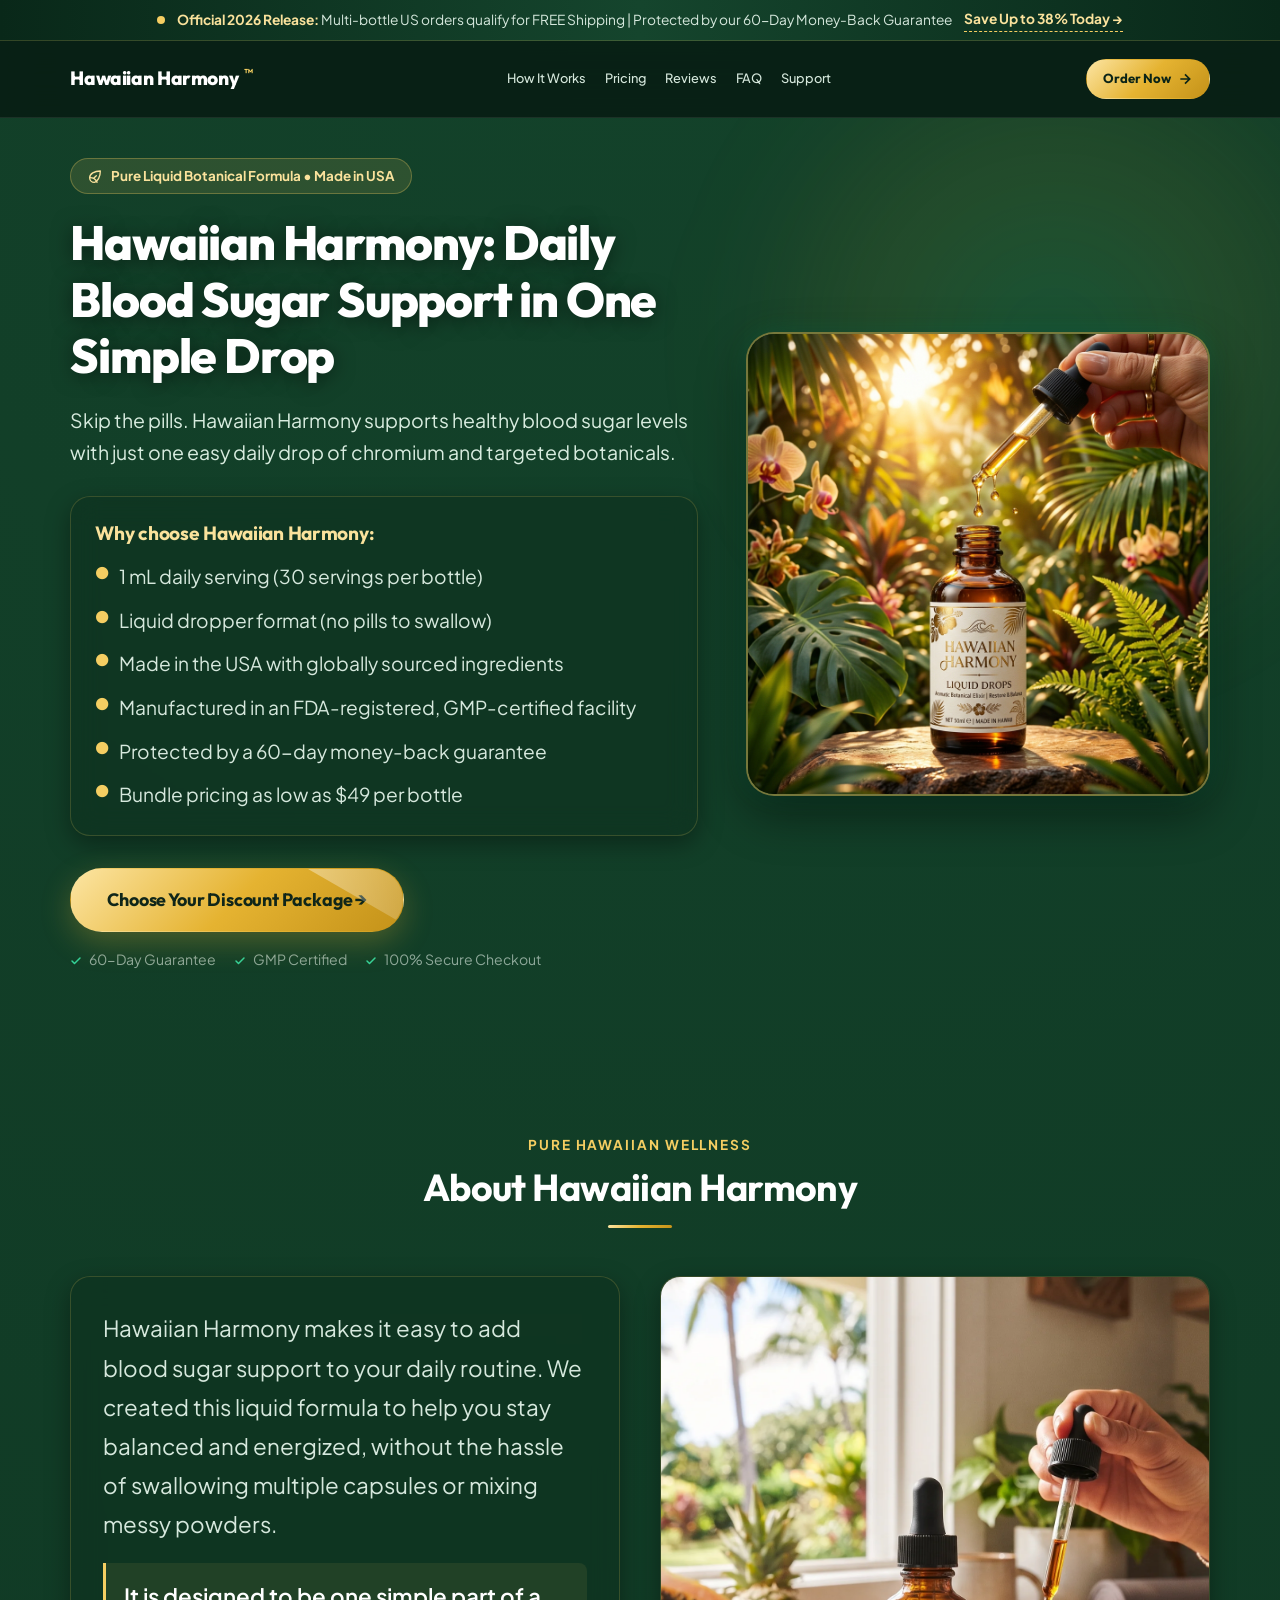
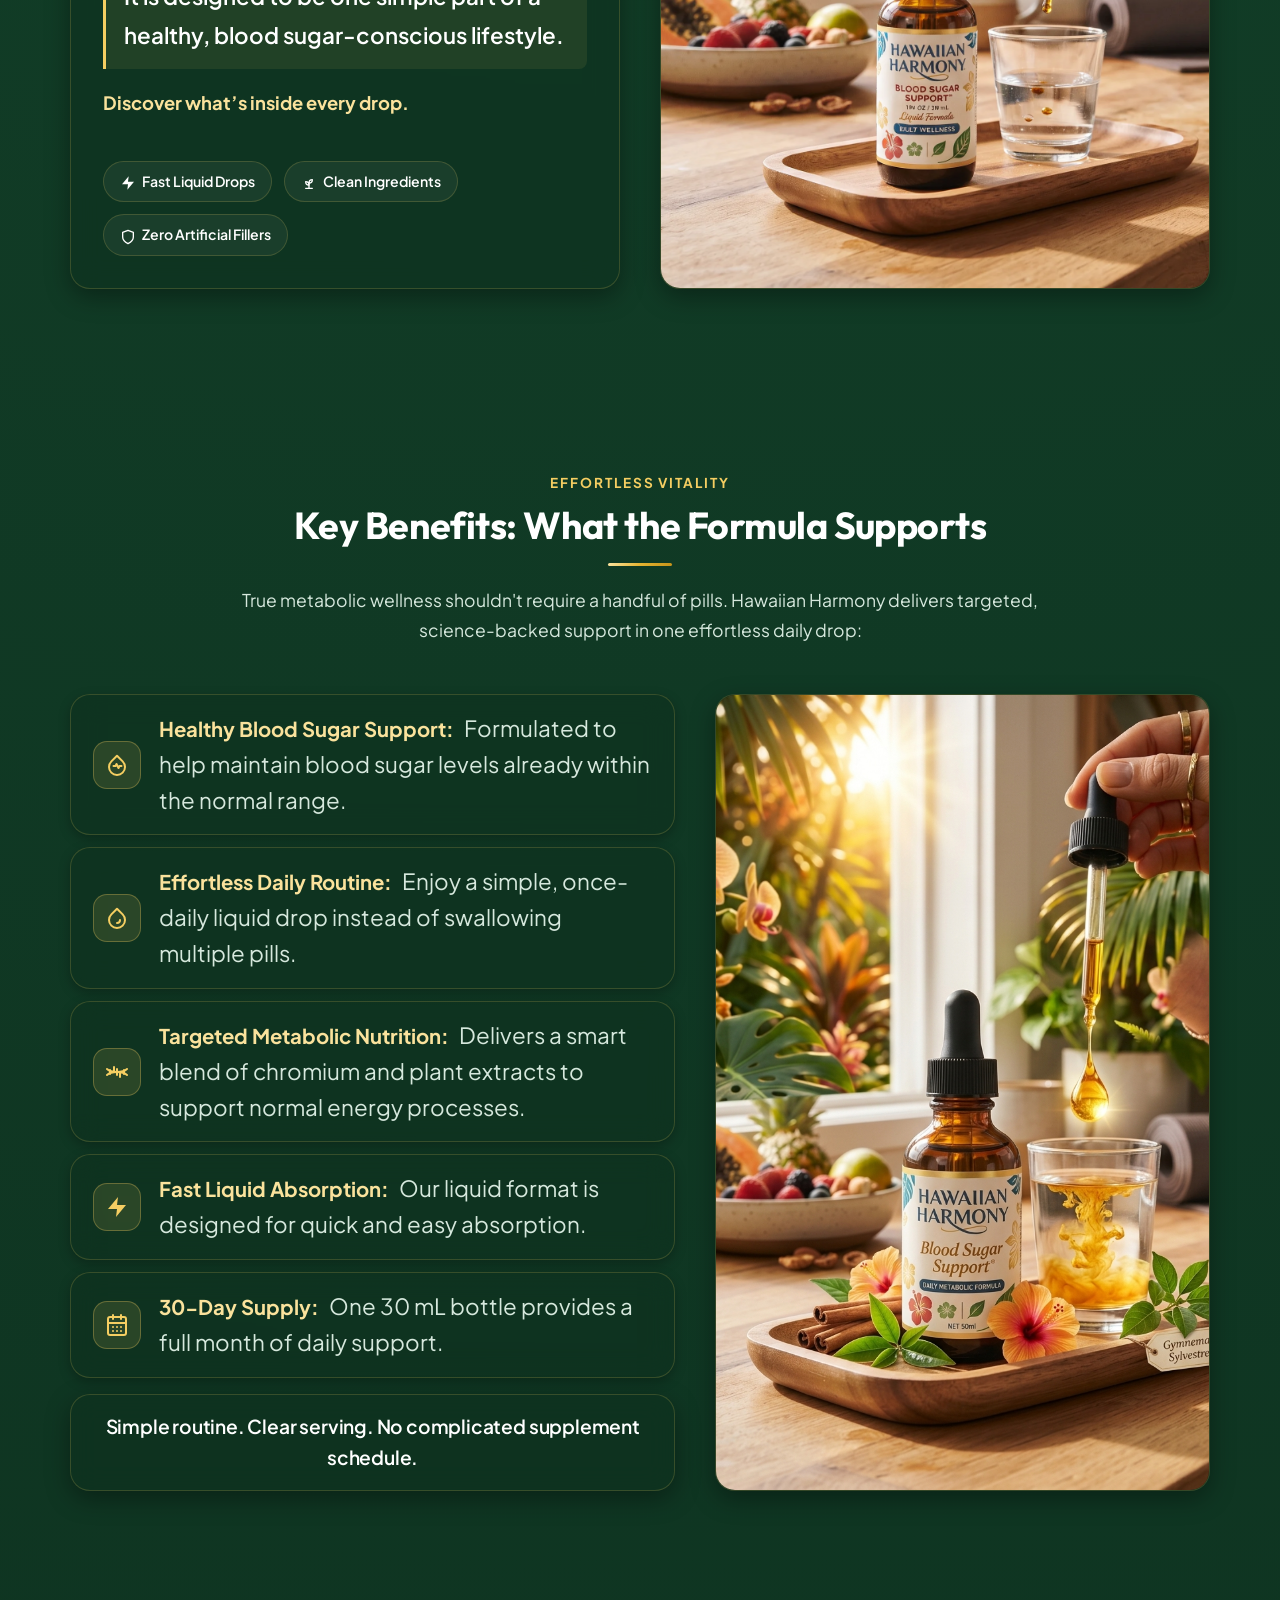
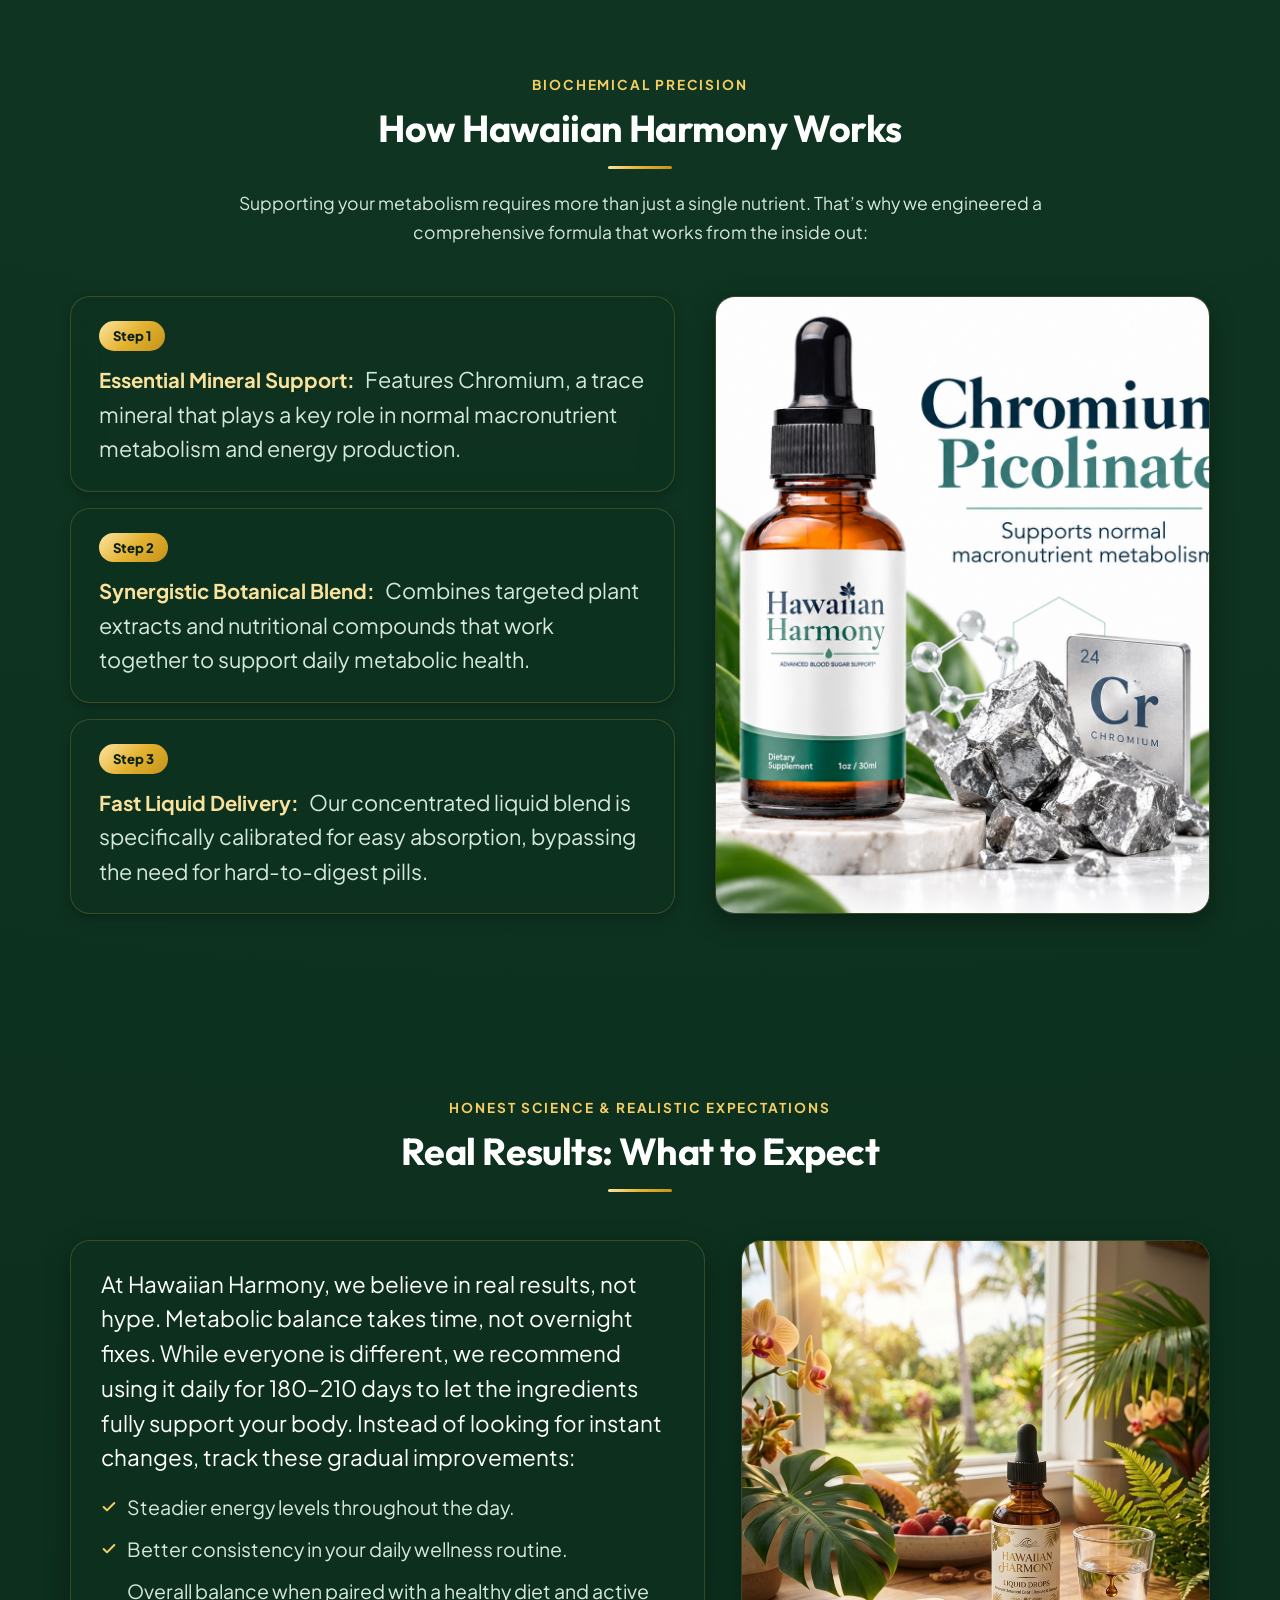
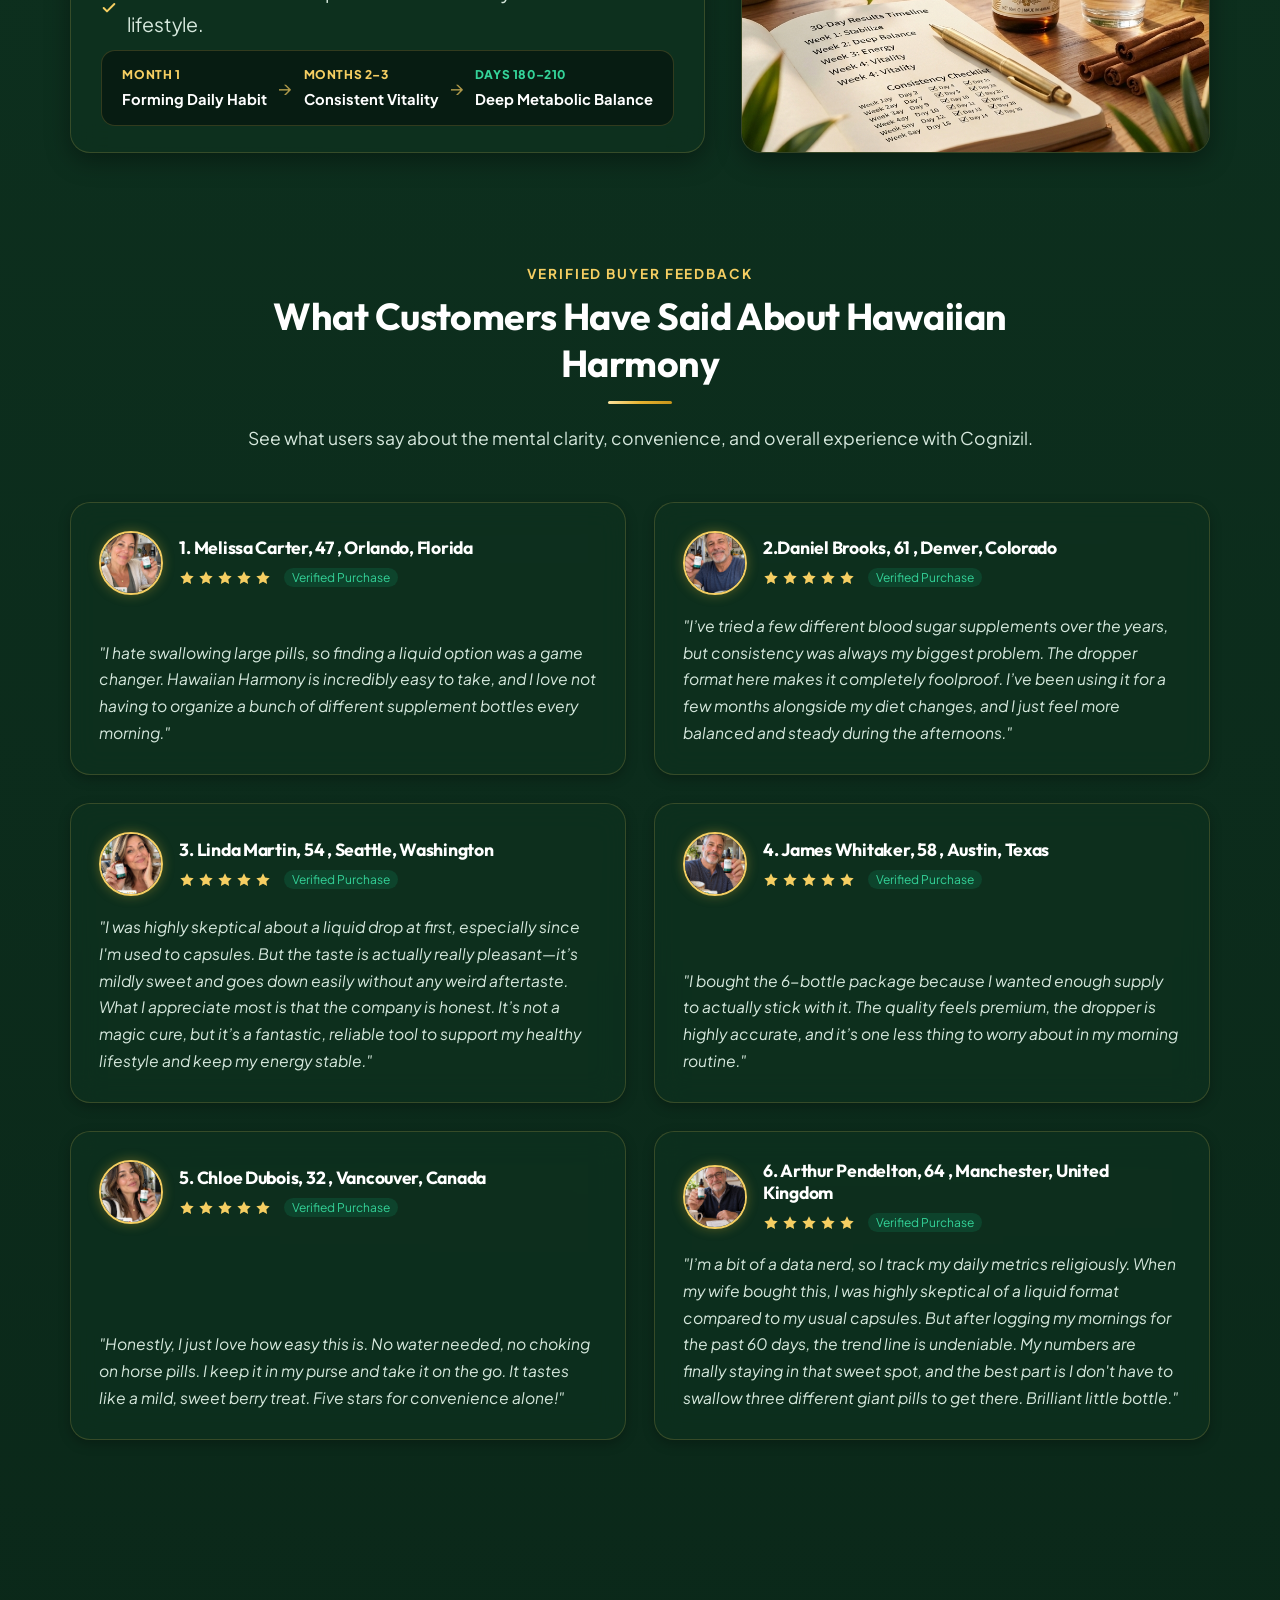
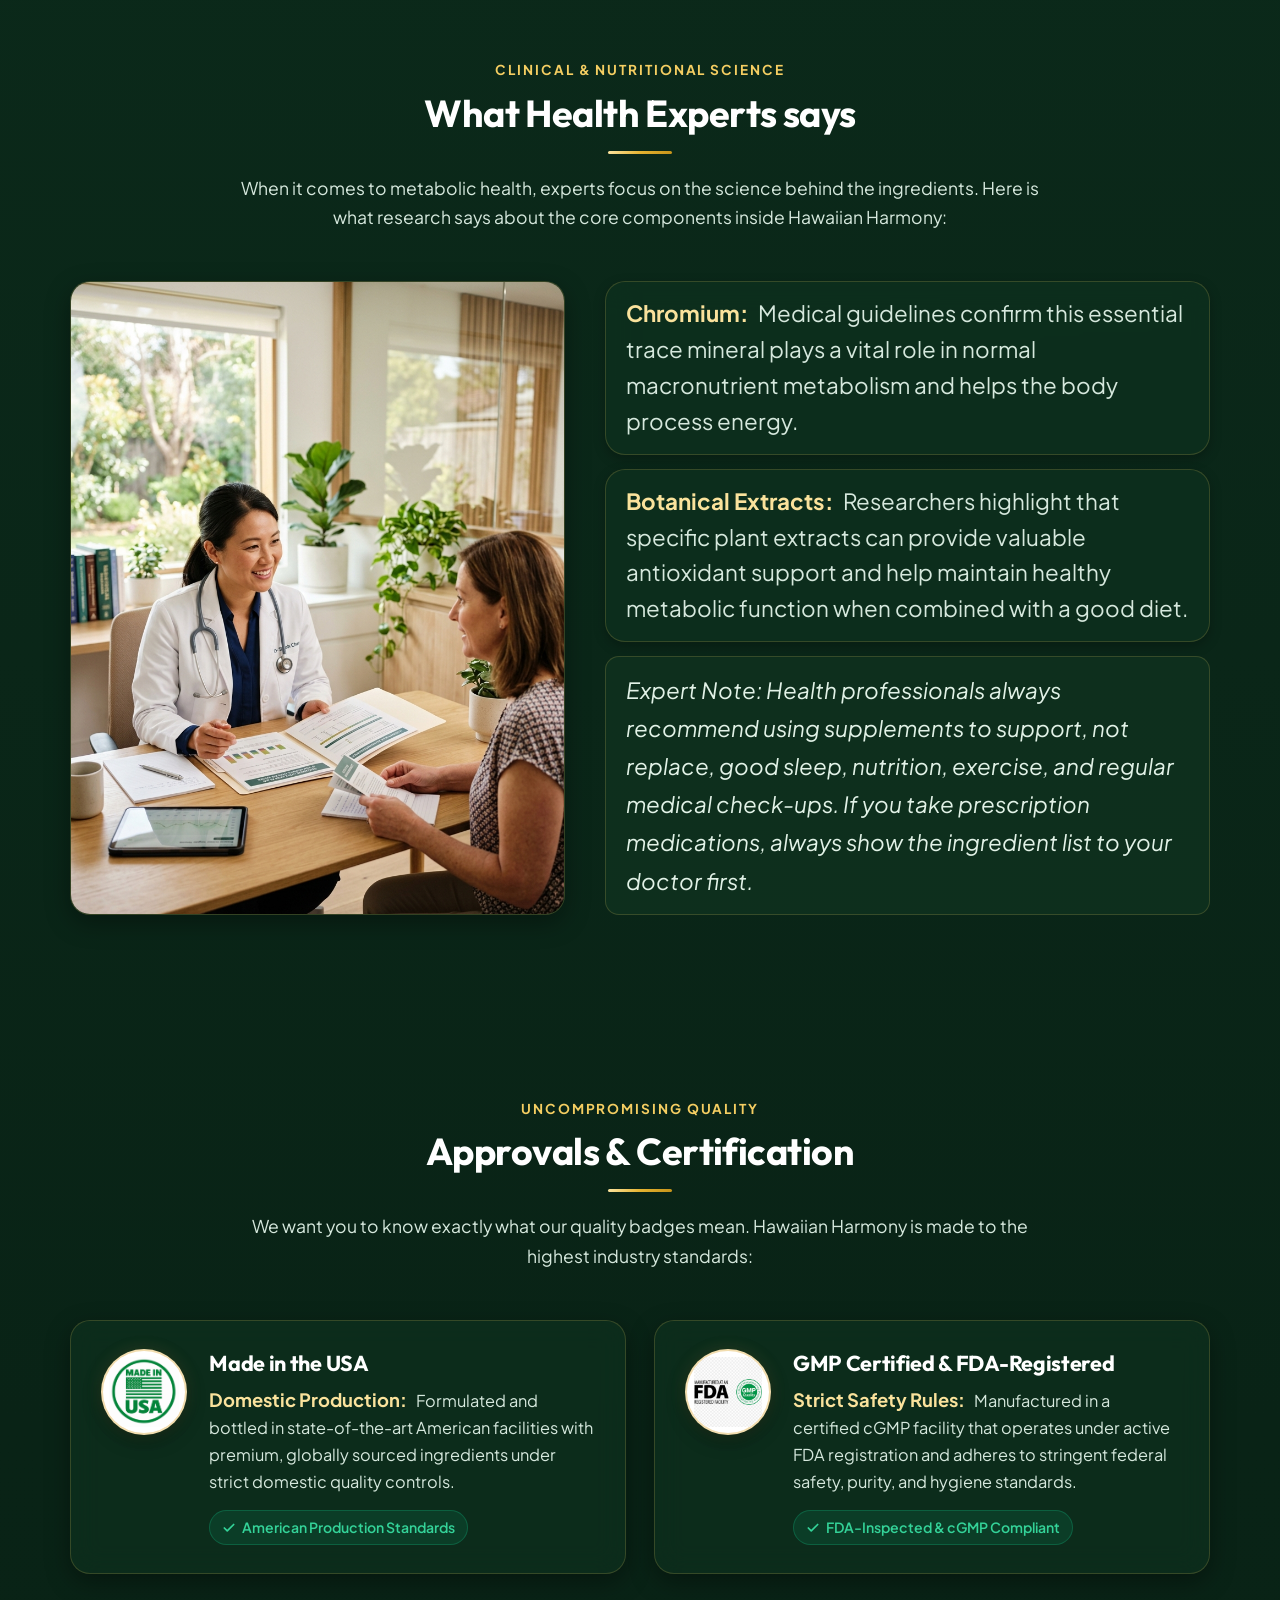
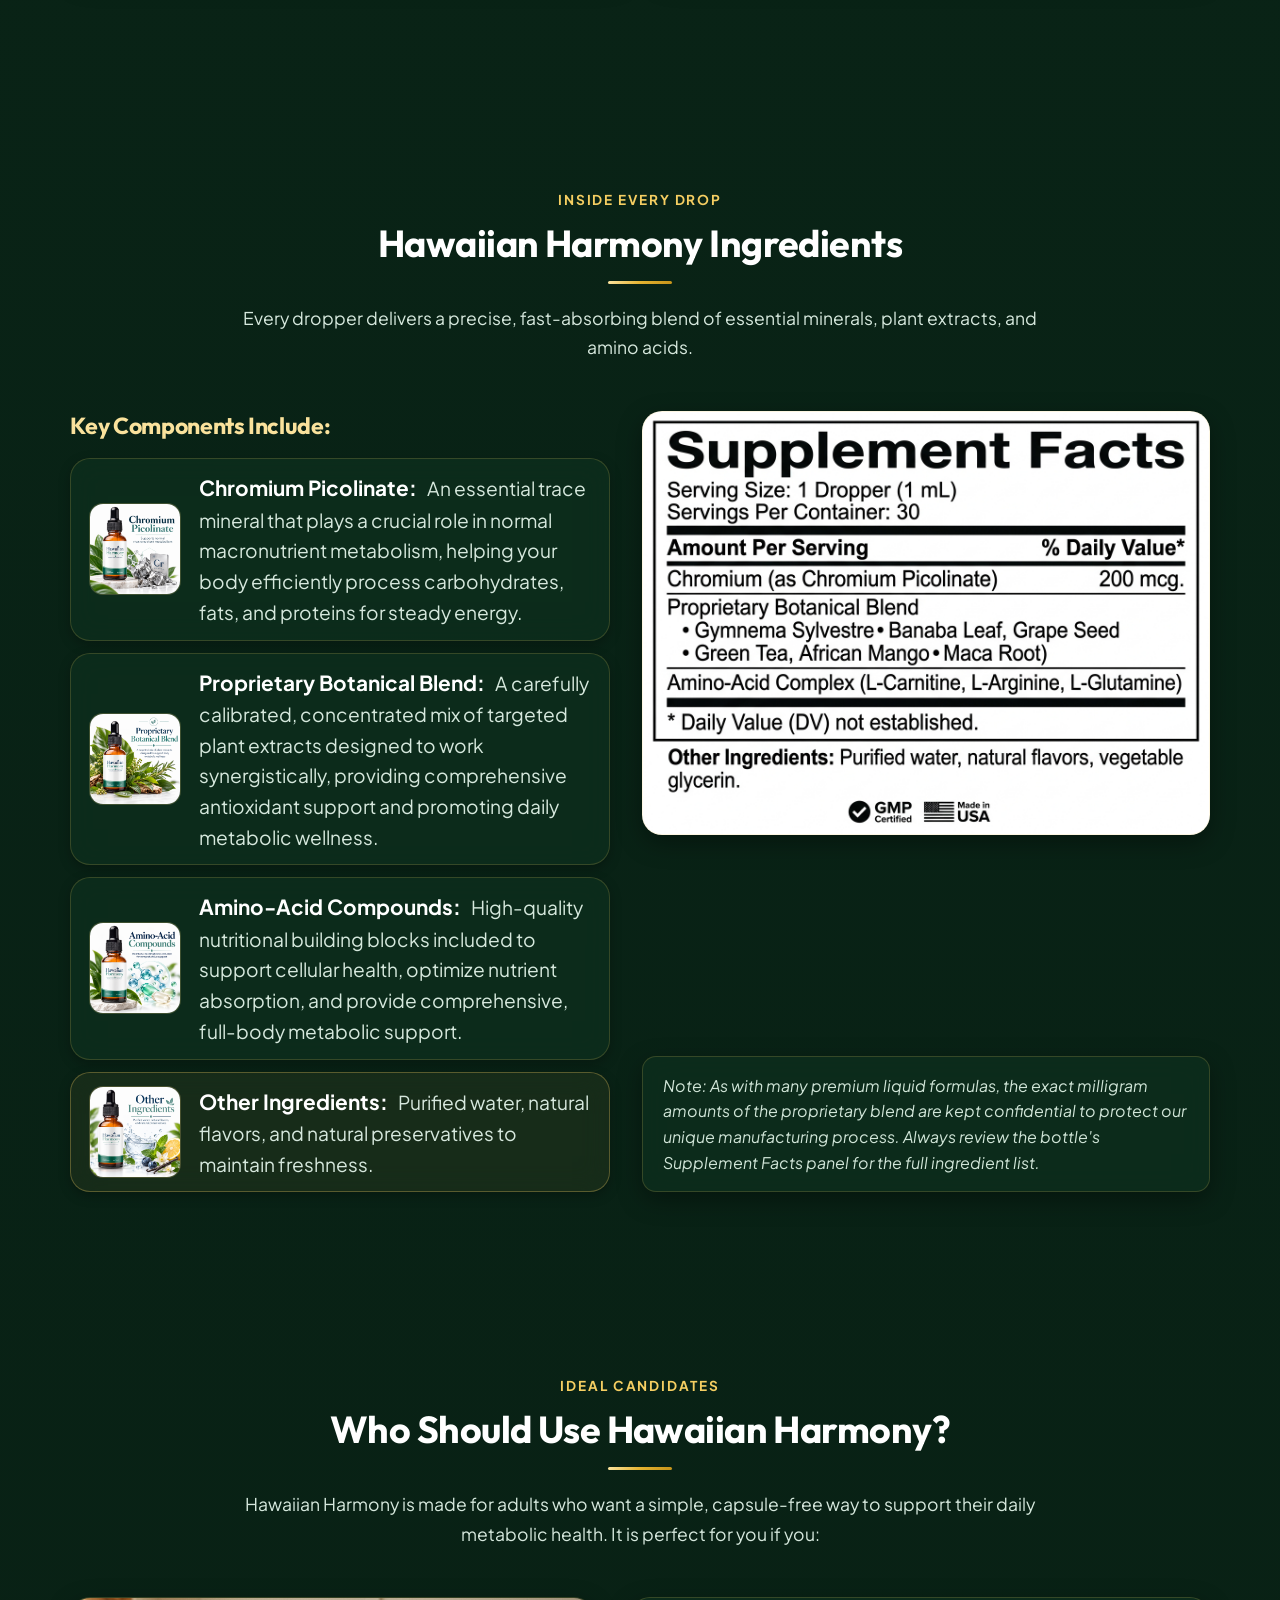
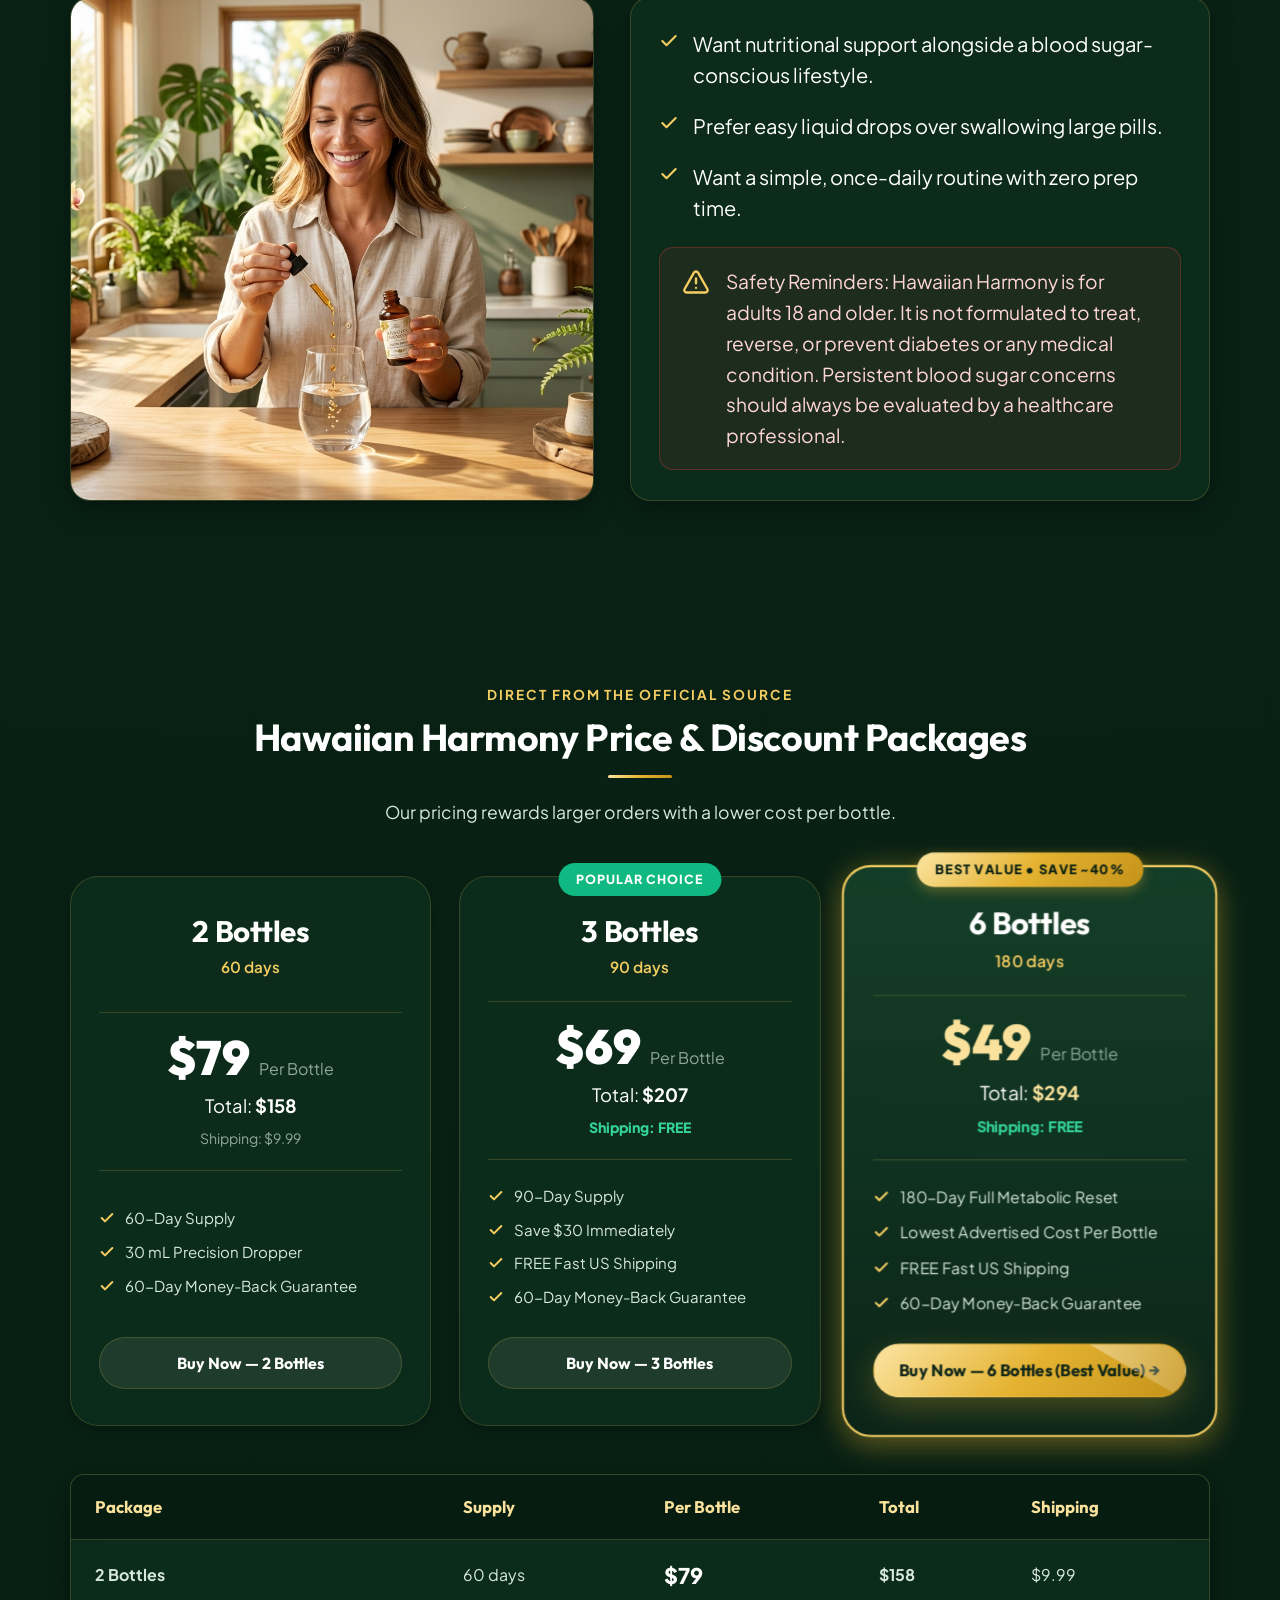
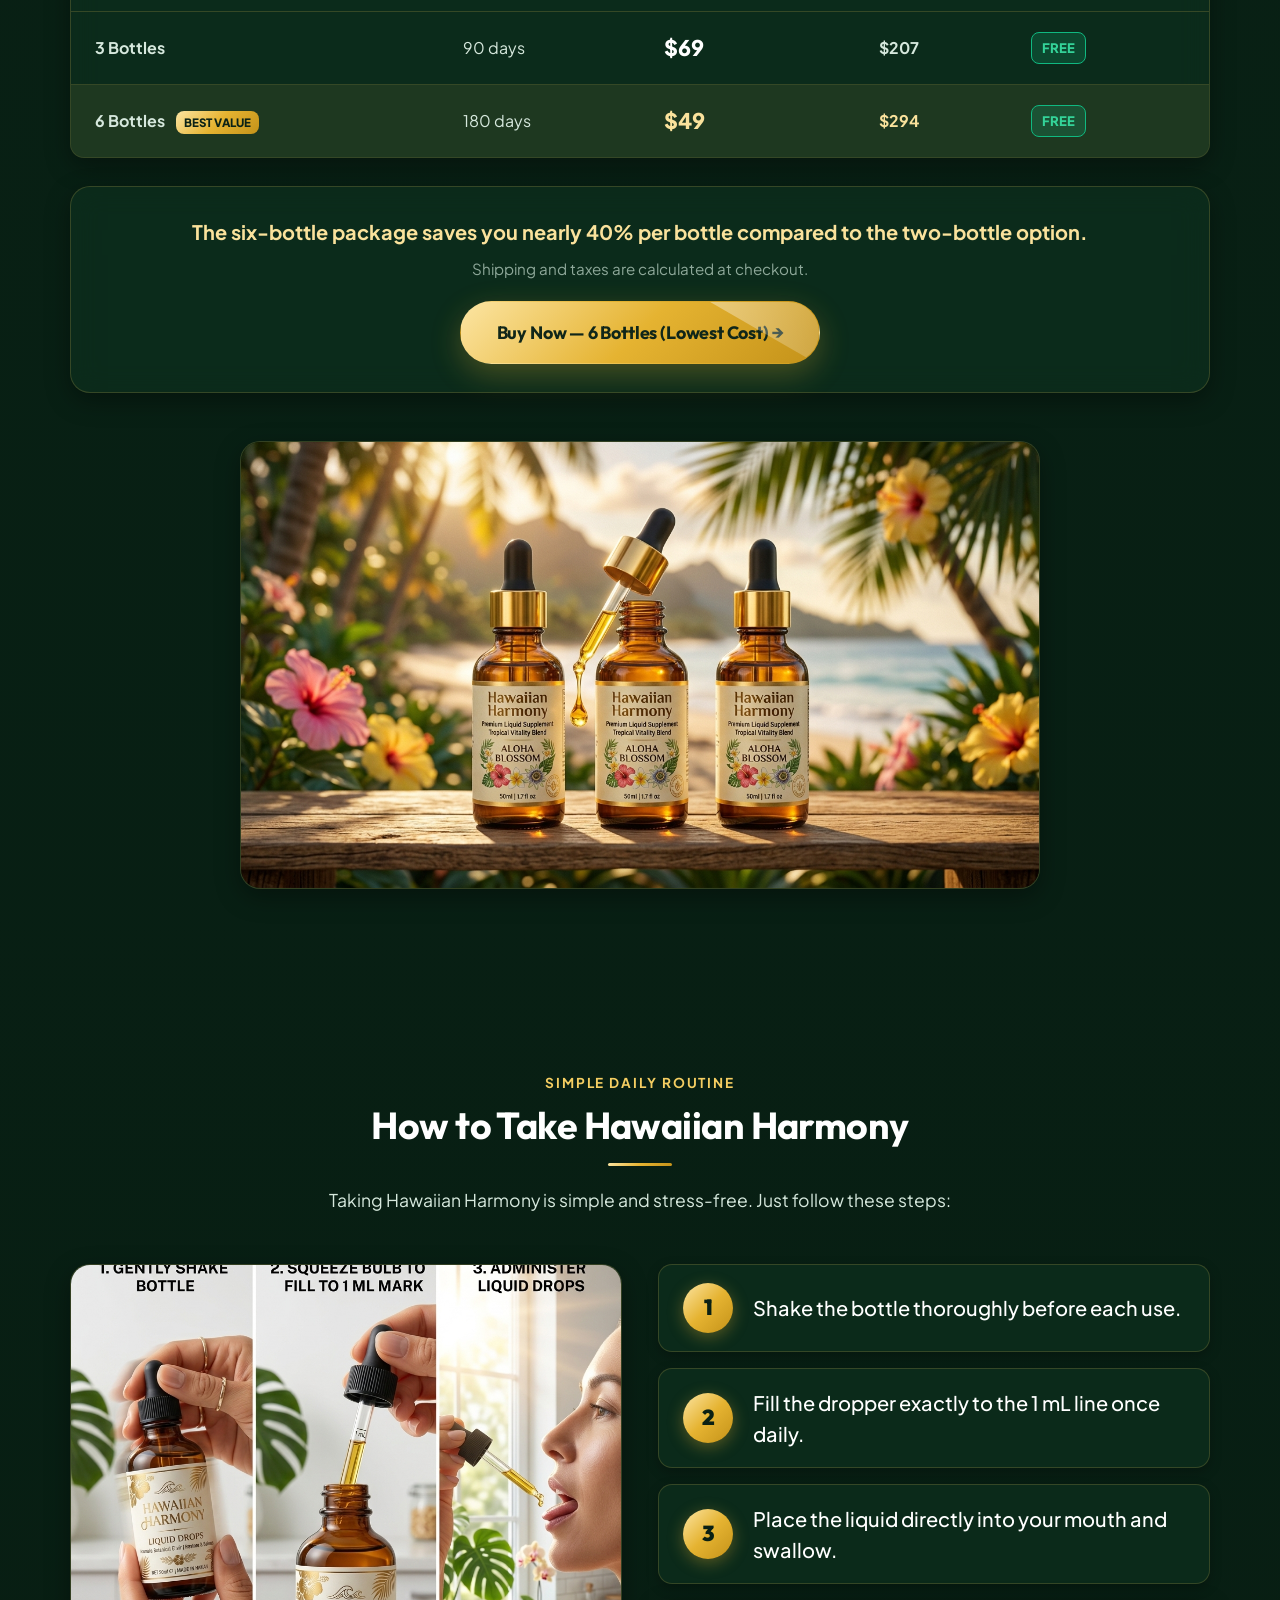
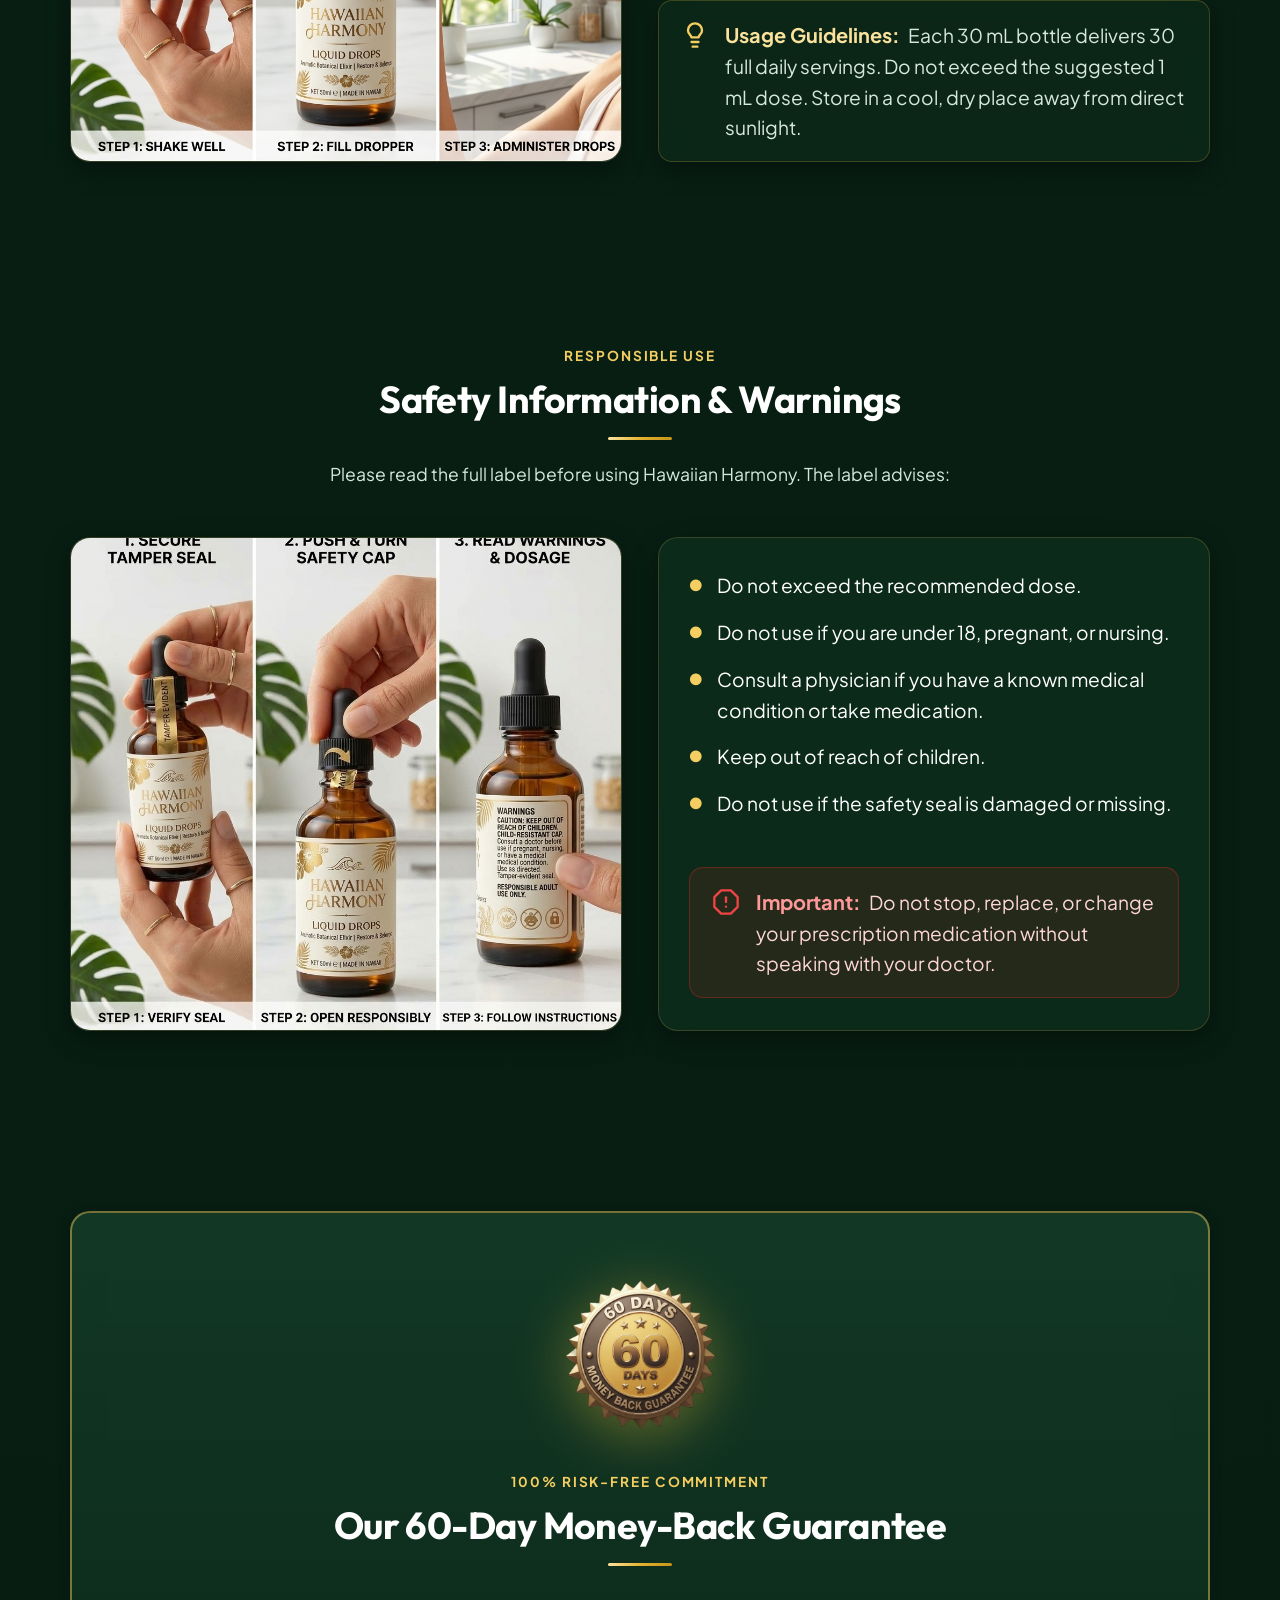
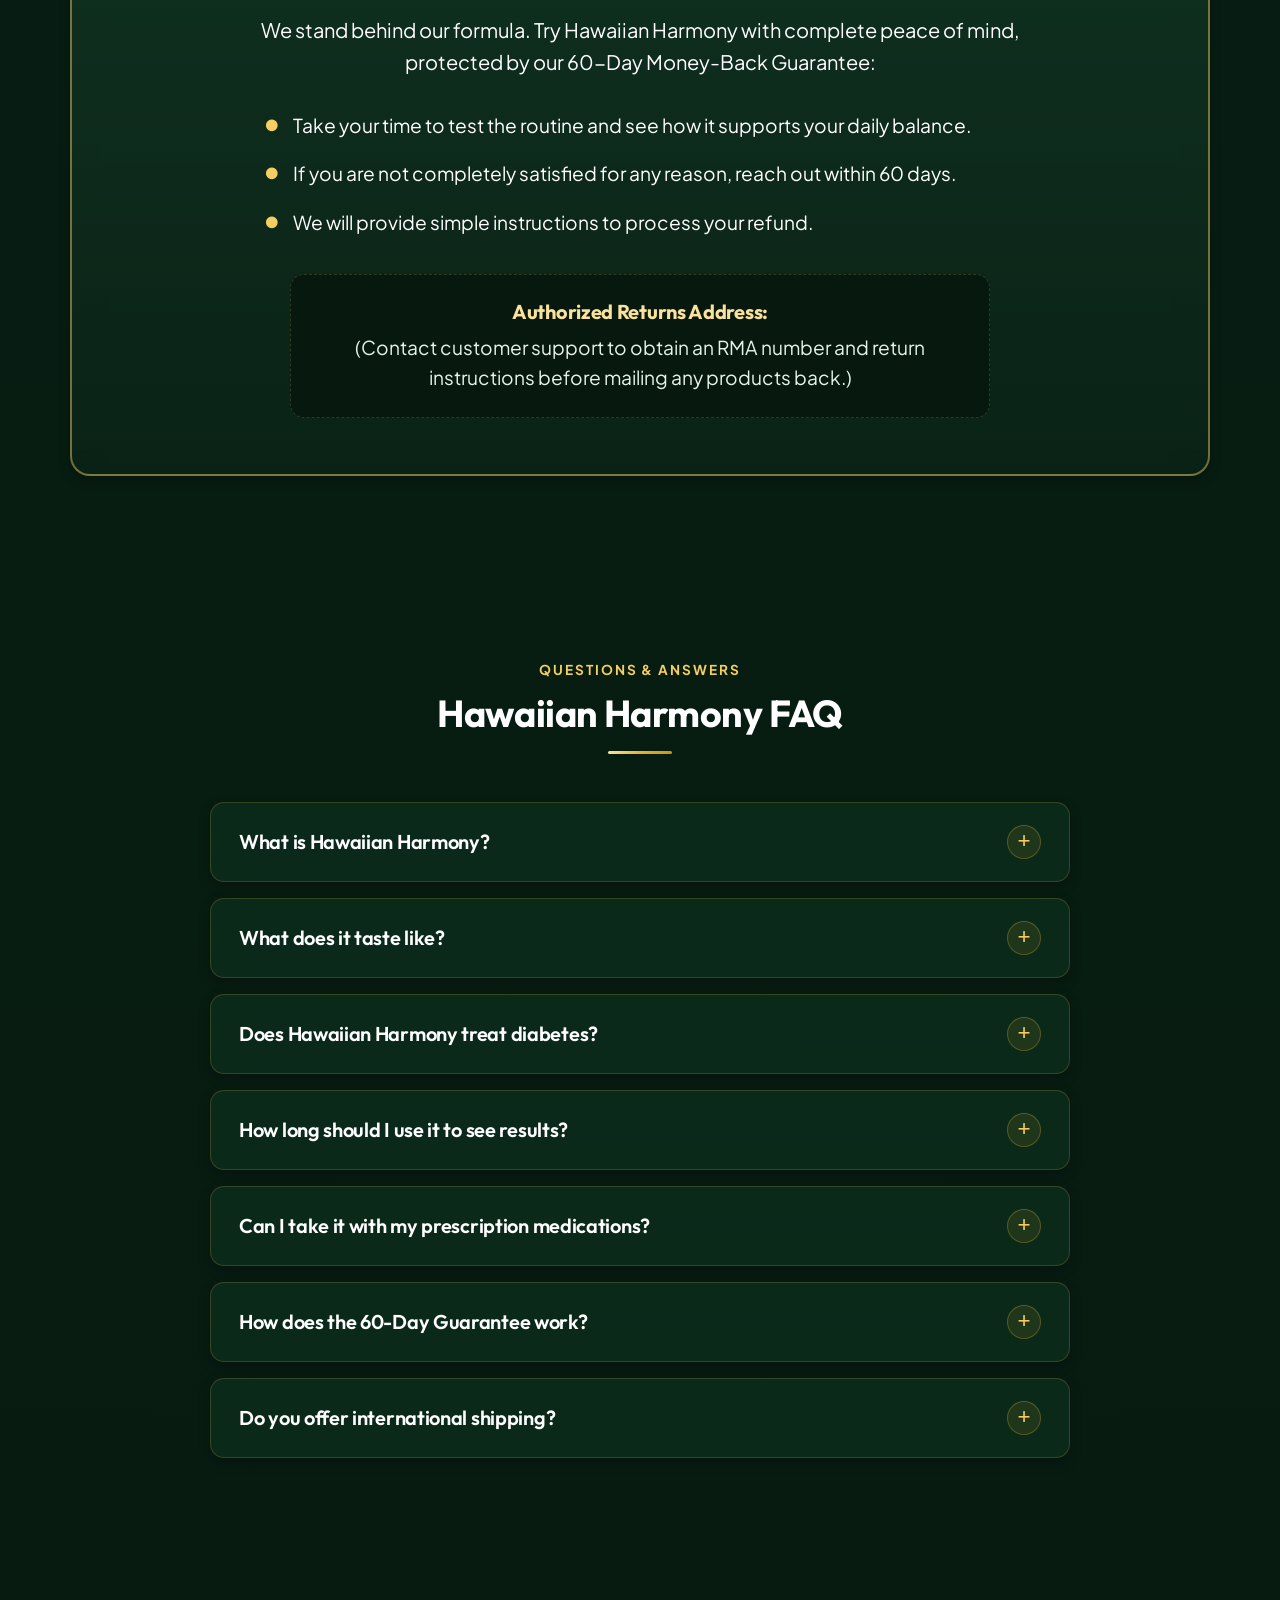
<file: index.html>
<!DOCTYPE html>
<html lang="en">

<head>
  <meta charset="utf-8" />
  <meta content="width=device-width, initial-scale=1.0" name="viewport" />
  <title>
    Hawaiian Harmony Official Website 2026 | Save Up to 38%
  </title>
  <meta
    content="Explore Hawaiian Harmony drops, ingredients, benefits, dosage, current bundle pricing, free shipping on select packages, and the 60-day money-back guarantee."
    name="description" />
  <link rel="canonical" href="https://www.hawaiianharmonyofficial.us/" />

  <!-- Open Graph / Facebook -->
  <meta property="og:type" content="website" />
  <meta property="og:locale" content="en_US" />
  <meta property="og:site_name" content="Hawaiian Harmony" />
  <meta property="og:url" content="https://www.hawaiianharmonyofficial.us/" />
  <meta property="og:title" content="Hawaiian Harmony Official Website 2026 | Save Up to 38%" />
  <meta property="og:description" content="Explore Hawaiian Harmony drops, ingredients, benefits, dosage, current bundle pricing, free shipping on select packages, and the 60-day money-back guarantee." />
  <meta property="og:image" content="https://www.hawaiianharmonyofficial.us/images/hero_bottle.jpg" />
  <meta property="og:image:alt" content="Hawaiian Harmony blood sugar support liquid supplement bottle with dropper" />

  <!-- Twitter Cards -->
  <meta name="twitter:card" content="summary_large_image" />
  <meta name="twitter:title" content="Hawaiian Harmony Official Website 2026 | Save Up to 38%" />
  <meta name="twitter:description" content="Explore Hawaiian Harmony drops, ingredients, benefits, dosage, current bundle pricing, free shipping on select packages, and the 60-day money-back guarantee." />
  <meta name="twitter:image" content="https://www.hawaiianharmonyofficial.us/images/hero_bottle.jpg" />

  <!-- Structured Data (JSON-LD) -->
  <script type="application/ld+json">
  {
    "@context": "https://schema.org",
    "@graph": [
      {
        "@type": "Organization",
        "@id": "https://www.hawaiianharmonyofficial.us/#organization",
        "name": "Hawaiian Harmony",
        "alternateName": "North Supplements",
        "url": "https://www.hawaiianharmonyofficial.us/",
        "logo": {
          "@type": "ImageObject",
          "@id": "https://www.hawaiianharmonyofficial.us/#logo",
          "url": "https://www.hawaiianharmonyofficial.us/images/hero_bottle.jpg",
          "caption": "Hawaiian Harmony"
        },
        "image": "https://www.hawaiianharmonyofficial.us/images/hero_bottle.jpg",
        "contactPoint": [
          {
            "@type": "ContactPoint",
            "telephone": "+1-877-257-0710",
            "contactType": "customer service",
            "email": "support@northsupplements.online",
            "availableLanguage": ["en", "English"]
          }
        ]
      },
      {
        "@type": "WebSite",
        "@id": "https://www.hawaiianharmonyofficial.us/#website",
        "url": "https://www.hawaiianharmonyofficial.us/",
        "name": "Hawaiian Harmony",
        "description": "Official website for Hawaiian Harmony liquid blood sugar support dietary supplement.",
        "publisher": {
          "@id": "https://www.hawaiianharmonyofficial.us/#organization"
        },
        "inLanguage": "en-US"
      },
      {
        "@type": "WebPage",
        "@id": "https://www.hawaiianharmonyofficial.us/#webpage",
        "url": "https://www.hawaiianharmonyofficial.us/",
        "name": "Hawaiian Harmony Official Website 2026 | Save Up to 38%",
        "isPartOf": {
          "@id": "https://www.hawaiianharmonyofficial.us/#website"
        },
        "about": {
          "@id": "https://www.hawaiianharmonyofficial.us/#product"
        },
        "description": "Explore Hawaiian Harmony drops, ingredients, benefits, dosage, current bundle pricing, free shipping on select packages, and the 60-day money-back guarantee.",
        "breadcrumb": {
          "@id": "https://www.hawaiianharmonyofficial.us/#breadcrumb"
        },
        "inLanguage": "en-US"
      },
      {
        "@type": "BreadcrumbList",
        "@id": "https://www.hawaiianharmonyofficial.us/#breadcrumb",
        "itemListElement": [
          {
            "@type": "ListItem",
            "position": 1,
            "name": "Home",
            "item": "https://www.hawaiianharmonyofficial.us/"
          }
        ]
      },
      {
        "@type": "Product",
        "@id": "https://www.hawaiianharmonyofficial.us/#product",
        "name": "Hawaiian Harmony",
        "description": "Hawaiian Harmony is a daily liquid botanical dietary supplement featuring chromium picolinate, amino acids, and herbal extracts formulated to support healthy blood sugar balance and metabolic vitality.",
        "image": "https://www.hawaiianharmonyofficial.us/images/hero_bottle.jpg",
        "brand": {
          "@type": "Brand",
          "name": "Hawaiian Harmony"
        },
        "sku": "HH-LIQUID-30ML",
        "category": "Dietary Supplement",
        "offers": {
          "@type": "AggregateOffer",
          "priceCurrency": "USD",
          "lowPrice": "49.00",
          "highPrice": "69.00",
          "offerCount": "3",
          "offers": [
            {
              "@type": "Offer",
              "name": "2 Bottles (60-Day Supply)",
              "price": "138.00",
              "priceCurrency": "USD",
              "priceValidUntil": "2027-12-31",
              "availability": "https://schema.org/InStock",
              "url": "https://www.hawaiianharmonyofficial.us/#pricing-packages"
            },
            {
              "@type": "Offer",
              "name": "3 Bottles (90-Day Supply)",
              "price": "177.00",
              "priceCurrency": "USD",
              "priceValidUntil": "2027-12-31",
              "availability": "https://schema.org/InStock",
              "url": "https://www.hawaiianharmonyofficial.us/#pricing-packages"
            },
            {
              "@type": "Offer",
              "name": "6 Bottles (180-Day Supply)",
              "price": "294.00",
              "priceCurrency": "USD",
              "priceValidUntil": "2027-12-31",
              "availability": "https://schema.org/InStock",
              "url": "https://www.hawaiianharmonyofficial.us/#pricing-packages"
            }
          ]
        }
      },
      {
        "@type": "FAQPage",
        "@id": "https://www.hawaiianharmonyofficial.us/#faq",
        "mainEntity": [
          {
            "@type": "Question",
            "name": "What is Hawaiian Harmony?",
            "acceptedAnswer": {
              "@type": "Answer",
              "text": "Hawaiian Harmony is a once-daily liquid dietary supplement formulated to support healthy blood sugar levels already within the normal range. Each bottle contains 30 mL, providing a 30-day supply. To ensure you receive the authentic, premium formula, it is exclusively available for purchase through our official website."
            }
          },
          {
            "@type": "Question",
            "name": "What does it taste like?",
            "acceptedAnswer": {
              "@type": "Answer",
              "text": "Hawaiian Harmony is formulated with natural flavors to give it a pleasant, mild taste, making it easy to take directly in the mouth without a bitter aftertaste."
            }
          },
          {
            "@type": "Question",
            "name": "Does Hawaiian Harmony treat diabetes?",
            "acceptedAnswer": {
              "@type": "Answer",
              "text": "No. Hawaiian Harmony is a dietary supplement, not a medication. It is not intended to diagnose, treat, cure, or prevent diabetes or any other disease."
            }
          },
          {
            "@type": "Question",
            "name": "How long should I use it to see results?",
            "acceptedAnswer": {
              "@type": "Answer",
              "text": "We recommend consistent, daily use for 180–210 days to let the ingredients fully support your body. Metabolic balance is a gradual process, and consistency is key."
            }
          },
          {
            "@type": "Question",
            "name": "Can I take it with my prescription medications?",
            "acceptedAnswer": {
              "@type": "Answer",
              "text": "Because it contains active botanicals and minerals, you should always show the ingredient list to your doctor or pharmacist before combining it with prescription medications."
            }
          },
          {
            "@type": "Question",
            "name": "How does the 60-Day Guarantee work?",
            "acceptedAnswer": {
              "@type": "Answer",
              "text": "If you are not completely satisfied, simply contact our support team within 60 days of your purchase. For all orders placed directly on our official website, we provide simple, hassle-free instructions to process your full refund."
            }
          },
          {
            "@type": "Question",
            "name": "Do you offer international shipping?",
            "acceptedAnswer": {
              "@type": "Answer",
              "text": "Yes! When you order through our official website, multi-bottle US orders qualify for free shipping. International shipping rates and delivery times vary and will be clearly displayed at checkout."
            }
          }
        ]
      }
    ]
  }
  </script>

  <link href="https://fonts.googleapis.com" rel="preconnect" />
  <link crossorigin="" href="https://fonts.gstatic.com" rel="preconnect" />
  <link
    href="https://fonts.googleapis.com/css2?family=Outfit:wght@300;400;500;600;700;800&amp;family=Plus+Jakarta+Sans:ital,wght@0,300;0,400;0,500;0,600;0,700;0,800;1,400;1,600&amp;display=swap"
    rel="stylesheet" />
  <link href="styles.css?v=3.4" rel="stylesheet" />
</head>

<body>
  <!-- Top Announcement Bar -->
  <div class="top-announcement-bar">
    <div class="container announcement-inner">
      <span class="pulse-dot">
      </span>
      <p class="announcement-text">
        <strong>
          Official 2026 Release:
        </strong>
        Multi-bottle US orders qualify for FREE Shipping | Protected by our
        60-Day Money-Back Guarantee
      </p>
      <a class="top-announcement-link" href="#pricing-packages">
        Save Up to 38% Today →
      </a>
    </div>
  </div>
  <!-- Sticky Luxury Navigation -->
  <header class="site-header" id="site-header">
    <div class="container header-container">
      <a class="brand-logo" href="#hero">
        <span class="brand-name">
          Hawaiian Harmony
          <span class="trademark">
            ™
          </span>
        </span>
      </a>
      <nav class="nav-menu" id="nav-menu">
        <a class="nav-link" href="#how-it-works">
          How It Works
        </a>
        <a class="nav-link" href="#pricing-packages">
          Pricing
        </a>
        <a class="nav-link" href="#reviews">
          Reviews
        </a>
        <a class="nav-link" href="#faq">
          FAQ
        </a>
        <a class="nav-link" href="#contact">
          Support
        </a>
      </nav>
      <div class="header-actions">
        <a class="btn btn-nav-cta" href="#pricing-packages">
          <span>
            Order Now
          </span>
          <svg fill="none" height="16" stroke="currentColor" stroke-width="2.5" viewbox="0 0 24 24" width="16">
            <path d="M5 12h14M12 5l7 7-7 7">
            </path>
          </svg>
        </a>
        <button aria-label="Toggle navigation menu" class="nav-toggle-btn" id="nav-toggle" type="button">
          <span class="hamburger-line">
          </span>
          <span class="hamburger-line">
          </span>
          <span class="hamburger-line">
          </span>
        </button>
      </div>
    </div>
  </header>

  <main>
    <!-- HERO SECTION -->
    <section class="section hero-section" id="hero">
      <div class="hero-backdrop">
      </div>
      <div class="container hero-container">
        <div class="hero-content">
          <div class="badge-pill">
            <span class="badge-icon">
              <svg class="svg-icon" width="16" height="16" viewBox="0 0 24 24" fill="none" stroke="currentColor" stroke-width="2" stroke-linecap="round" stroke-linejoin="round"><path d="M11 20A7 7 0 0 1 4 13C4 7 11 3 20 3c0 9-4 16-9 17Z"/><path d="M4 13c5.5 0 9.5 3 11 7"/><path d="M14 10l-4 4"/></svg>
            </span>
            <span class="badge-text">
              Pure Liquid Botanical Formula • Made in USA
            </span>
          </div>
          <h1 class="hero-title">
            Hawaiian Harmony: Daily Blood Sugar Support in One Simple Drop
          </h1>
          <p class="hero-lead">
            Skip the pills. Hawaiian Harmony supports healthy blood sugar levels with just one easy
            daily drop of chromium and targeted botanicals.
          </p>
          <div class="why-choose-card card-glass">
            <h3 class="why-choose-heading">
              Why choose Hawaiian Harmony:
            </h3>
            <ul class="why-choose-list">
              <li>
                <span class="bullet-symbol">
                  ●​
                </span>
                <span class="bullet-content">
                  1 mL daily serving (30 servings per bottle)
                </span>
              </li>
              <li>
                <span class="bullet-symbol">
                  ●​
                </span>
                <span class="bullet-content">
                  Liquid dropper format (no pills to swallow)
                </span>
              </li>
              <li>
                <span class="bullet-symbol">
                  ●​
                </span>
                <span class="bullet-content">
                  Made in the USA with globally sourced ingredients
                </span>
              </li>
              <li>
                <span class="bullet-symbol">
                  ●​
                </span>
                <span class="bullet-content">
                  Manufactured in an FDA-registered, GMP-certified facility
                </span>
              </li>
              <li>
                <span class="bullet-symbol">
                  ●​
                </span>
                <span class="bullet-content">
                  Protected by a 60-day money-back guarantee
                </span>
              </li>
              <li>
                <span class="bullet-symbol">
                  ●​
                </span>
                <span class="bullet-content">
                  Bundle pricing as low as $49 per bottle
                </span>
              </li>
            </ul>
          </div>
          <div class="hero-actions">
            <a class="btn btn-primary btn-large btn-glow" href="#pricing-packages">
              Choose Your Discount Package →
            </a>
            <div class="trust-micro-badges">
              <span class="trust-item">
                <span class="check">
                  <svg class="svg-icon" width="12" height="12" viewBox="0 0 24 24" fill="none" stroke="currentColor" stroke-width="3" stroke-linecap="round" stroke-linejoin="round"><polyline points="20 6 9 17 4 12"/></svg>
                </span>
                60-Day Guarantee
              </span>
              <span class="trust-item">
                <span class="check">
                  <svg class="svg-icon" width="12" height="12" viewBox="0 0 24 24" fill="none" stroke="currentColor" stroke-width="3" stroke-linecap="round" stroke-linejoin="round"><polyline points="20 6 9 17 4 12"/></svg>
                </span>
                GMP Certified
              </span>
              <span class="trust-item">
                <span class="check">
                  <svg class="svg-icon" width="12" height="12" viewBox="0 0 24 24" fill="none" stroke="currentColor" stroke-width="3" stroke-linecap="round" stroke-linejoin="round"><polyline points="20 6 9 17 4 12"/></svg>
                </span>
                100% Secure Checkout
              </span>
            </div>
          </div>
        </div>
        <div class="hero-media-wrapper">
          <figure class="media-card-frame hero-image-box">
            <div class="glow-orb">
            </div>
            <img alt="Hawaiian Harmony blood sugar support liquid supplement bottle with dropper"
              class="responsive-img hero-img" loading="eager" src="images/hero_bottle.jpg" />
          </figure>
        </div>
      </div>
    </section>
    <!-- SECTION 2: ABOUT HAWAIIAN HARMONY -->
    <section class="section about-section" id="about">
      <div class="container section-container">
        <div class="section-header-centered">
          <span class="section-kicker">
            Pure Hawaiian Wellness
          </span>
          <h2 class="section-title">
            About Hawaiian Harmony
          </h2>
          <div class="divider-gold">
          </div>
        </div>
        <div class="about-grid">
          <div class="about-text-content card-glass">
            <p class="body-paragraph">
              Hawaiian Harmony makes it easy to add blood sugar support to your daily routine.
              We created this liquid formula to help you stay balanced and energized, without the hassle of swallowing
              multiple capsules or mixing messy powders.
            </p>
            <p class="body-paragraph highlight-box">
              It is designed to be one simple part of a healthy, blood
              sugar-conscious lifestyle.
            </p>
            <p class="body-paragraph sub-lead">
              Discover what’s inside every drop.
            </p>
            <div class="about-features-row">
              <div class="feat-badge">
                <span>
                  <svg class="svg-icon" width="16" height="16" viewBox="0 0 24 24" fill="currentColor"><polygon points="13 2 3 14 12 14 11 22 21 10 12 10 13 2"/></svg>
                </span>
                Fast Liquid Drops
              </div>
              <div class="feat-badge">
                <span>
                  <svg class="svg-icon" width="16" height="16" viewBox="0 0 24 24" fill="none" stroke="currentColor" stroke-width="2" stroke-linecap="round" stroke-linejoin="round"><path d="M7 20h10"/><path d="M12 20v-8"/><path d="M12 12a5 5 0 0 1 5-5c0 3-2 5-5 5Z"/><path d="M12 15a5 5 0 0 0-5-5c0 3 2 5 5 5Z"/></svg>
                </span>
                Clean Ingredients
              </div>
              <div class="feat-badge">
                <span>
                  <svg class="svg-icon" width="16" height="16" viewBox="0 0 24 24" fill="none" stroke="currentColor" stroke-width="2" stroke-linecap="round" stroke-linejoin="round"><path d="M12 22s8-4 8-10V5l-8-3-8 3v7c0 6 8 10 8 10z"/></svg>
                </span>
                Zero Artificial Fillers
              </div>
            </div>
          </div>
          <div class="about-media-content">
            <figure class="media-card-frame">
              <img alt="Hawaiian Harmony liquid dietary supplement for daily wellness routine" class="responsive-img"
                loading="lazy" src="images/about_section.webp" />
            </figure>
          </div>
        </div>
      </div>
    </section>
    <!-- SECTION 3: KEY BENEFITS: WHAT THE FORMULA SUPPORTS -->
    <section class="section benefits-section" id="benefits">
      <div class="container section-container">
        <div class="section-header-centered">
          <span class="section-kicker">
            Effortless Vitality
          </span>
          <h2 class="section-title">
            Key Benefits: What the Formula Supports
          </h2>
          <div class="divider-gold">
          </div>
          <p class="section-subtitle">
            True metabolic wellness shouldn't require a handful of pills. Hawaiian Harmony
            delivers targeted, science-backed support in one effortless daily drop:
          </p>
        </div>
        <div class="benefits-layout-grid">
          <div class="benefits-text-column">
            <div class="benefits-cards-list">
              <!-- Benefit 1 -->
              <div class="benefit-card card-interactive">
                <div class="benefit-icon-wrap">
                  <svg class="svg-icon" width="24" height="24" viewBox="0 0 24 24" fill="none" stroke="currentColor" stroke-width="2" stroke-linecap="round" stroke-linejoin="round"><path d="M12 2.69l5.66 5.66a8 8 0 1 1-11.31 0z"/><path d="M8.5 13h2l1-2 2 4 1-2h2"/></svg>
                </div>
                <div class="benefit-body">
                  <p class="benefit-line">
                    <strong class="benefit-heading">
                      Healthy Blood Sugar Support:
                    </strong>
                    Formulated
                    to help maintain blood sugar levels already within the normal range.
                  </p>
                </div>
              </div>
              <!-- Benefit 2 -->
              <div class="benefit-card card-interactive">
                <div class="benefit-icon-wrap">
                  <svg class="svg-icon" width="24" height="24" viewBox="0 0 24 24" fill="none" stroke="currentColor" stroke-width="2" stroke-linecap="round" stroke-linejoin="round"><path d="M12 2.69l5.66 5.66a8 8 0 1 1-11.31 0z"/><path d="M12 17a3 3 0 0 0 3-3"/></svg>
                </div>
                <div class="benefit-body">
                  <p class="benefit-line">
                    <strong class="benefit-heading">
                      Effortless Daily Routine:
                    </strong>
                    Enjoy a simple,
                    once-daily liquid drop instead of swallowing multiple pills.
                  </p>
                </div>
              </div>
              <!-- Benefit 3 -->
              <div class="benefit-card card-interactive">
                <div class="benefit-icon-wrap">
                  <svg class="svg-icon" width="24" height="24" viewBox="0 0 24 24" fill="none" stroke="currentColor" stroke-width="2" stroke-linecap="round" stroke-linejoin="round"><path d="M2 15c6.667-6 13.333 0 20-6"/><path d="M2 9c6.667 6 13.333 0 20 6"/><path d="M9 7v4"/><path d="M15 13v4"/><path d="M5 10v4"/><path d="M19 10v4"/><path d="M12 9v6"/></svg>
                </div>
                <div class="benefit-body">
                  <p class="benefit-line">
                    <strong class="benefit-heading">
                      Targeted Metabolic Nutrition:
                    </strong>
                    Delivers a
                    smart blend of chromium and plant extracts to support normal energy processes.
                  </p>
                </div>
              </div>
              <!-- Benefit 4 -->
              <div class="benefit-card card-interactive">
                <div class="benefit-icon-wrap">
                  <svg class="svg-icon" width="24" height="24" viewBox="0 0 24 24" fill="currentColor"><polygon points="13 2 3 14 12 14 11 22 21 10 12 10 13 2"/></svg>
                </div>
                <div class="benefit-body">
                  <p class="benefit-line">
                    <strong class="benefit-heading">
                      Fast Liquid Absorption:
                    </strong>
                    Our liquid format
                    is designed for quick and easy absorption.
                  </p>
                </div>
              </div>
              <!-- Benefit 5 -->
              <div class="benefit-card card-interactive">
                <div class="benefit-icon-wrap">
                  <svg class="svg-icon" width="24" height="24" viewBox="0 0 24 24" fill="none" stroke="currentColor" stroke-width="2" stroke-linecap="round" stroke-linejoin="round"><rect x="3" y="4" width="18" height="18" rx="2" ry="2"/><line x1="16" y1="2" x2="16" y2="6"/><line x1="8" y1="2" x2="8" y2="6"/><line x1="3" y1="10" x2="21" y2="10"/><path d="M8 14h.01"/><path d="M12 14h.01"/><path d="M16 14h.01"/><path d="M8 18h.01"/><path d="M12 18h.01"/><path d="M16 18h.01"/></svg>
                </div>
                <div class="benefit-body">
                  <p class="benefit-line">
                    <strong class="benefit-heading">
                      30-Day Supply:
                    </strong>
                    One 30 mL bottle provides
                    a full month of daily support.
                  </p>
                </div>
              </div>
            </div>
            <div class="benefits-summary-banner card-glass">
              <p class="summary-highlight">
                Simple routine. Clear serving. No complicated supplement schedule.
              </p>
            </div>
          </div>
          <div class="benefits-media-column">
            <figure class="media-card-frame benefits-media-frame">
              <img alt="Hawaiian Harmony drops benefits and simple once-daily liquid routine" class="responsive-img"
                loading="lazy" src="images/benefits_routine.jpg" />
            </figure>
          </div>
        </div>
      </div>
    </section>
    <!-- SECTION 4: HOW HAWAIIAN HARMONY WORKS -->
    <section class="section how-it-works-section" id="how-it-works">
      <div class="container section-container">
        <div class="section-header-centered">
          <span class="section-kicker">
            Biochemical Precision
          </span>
          <h2 class="section-title">
            How Hawaiian Harmony Works
          </h2>
          <div class="divider-gold">
          </div>
          <p class="section-subtitle">
            Supporting your metabolism requires more than just a single nutrient. That’s why
            we engineered a comprehensive formula that works from the inside out:
          </p>
        </div>
        <div class="works-layout-grid">
          <div class="works-text-column">
            <div class="work-step-card card-glass card-interactive">
              <div class="step-badge">
                Step 1
              </div>
              <p class="work-step-line">
                <strong class="work-step-title">
                  Essential Mineral Support:
                </strong>
                Features Chromium, a trace mineral that plays a key role in normal macronutrient metabolism and energy production.
              </p>
            </div>
            <div class="work-step-card card-glass card-interactive">
              <div class="step-badge">
                Step 2
              </div>
              <p class="work-step-line">
                <strong class="work-step-title">
                  Synergistic Botanical Blend:
                </strong>
                Combines targeted plant extracts and nutritional compounds that work together to support daily metabolic health.
              </p>
            </div>
            <div class="work-step-card card-glass card-interactive">
              <div class="step-badge">
                Step 3
              </div>
              <p class="work-step-line">
                <strong class="work-step-title">
                  Fast Liquid Delivery:
                </strong>
                Our concentrated liquid blend is specifically calibrated for easy absorption, bypassing the need for hard-to-digest pills.
              </p>
            </div>
          </div>
          <div class="works-media-column">
            <figure class="media-card-frame works-media-frame">
              <img alt="Chromium Picolinate essential mineral and Hawaiian Harmony mechanism" class="responsive-img"
                loading="lazy" src="images/Chromium Picolinate.png" />
            </figure>
          </div>
        </div>
      </div>
    </section>
    <!-- SECTION 5: REAL RESULTS: WHAT TO EXPECT -->
    <section class="section results-section" id="results">
      <div class="container section-container">
        <div class="section-header-centered">
          <span class="section-kicker">
            Honest Science &amp; Realistic Expectations
          </span>
          <h2 class="section-title">
            Real Results: What to Expect
          </h2>
          <div class="divider-gold">
          </div>
        </div>
        <div class="results-layout-grid">
          <div class="results-text-column card-glass">
            <p class="body-paragraph lead-results">
              At Hawaiian Harmony, we believe in real results, not hype. Metabolic
              balance takes time, not overnight fixes. While everyone is different, we recommend using it daily for
              180–210 days to let the ingredients fully support your body. Instead of looking for instant changes, track
              these gradual improvements:
            </p>
            <ul class="results-checklist">
              <li>
                <span class="bullet-symbol">
                  <svg class="svg-icon icon-check" width="16" height="16" viewBox="0 0 24 24" fill="none" stroke="currentColor" stroke-width="3" stroke-linecap="round" stroke-linejoin="round"><polyline points="20 6 9 17 4 12"/></svg>
                </span>
                <span class="bullet-content">
                  Steadier energy levels throughout the day.
                </span>
              </li>
              <li>
                <span class="bullet-symbol">
                  <svg class="svg-icon icon-check" width="16" height="16" viewBox="0 0 24 24" fill="none" stroke="currentColor" stroke-width="3" stroke-linecap="round" stroke-linejoin="round"><polyline points="20 6 9 17 4 12"/></svg>
                </span>
                <span class="bullet-content">
                  Better consistency in your daily wellness routine.
                </span>
              </li>
              <li>
                <span class="bullet-symbol">
                  <svg class="svg-icon icon-check" width="16" height="16" viewBox="0 0 24 24" fill="none" stroke="currentColor" stroke-width="3" stroke-linecap="round" stroke-linejoin="round"><polyline points="20 6 9 17 4 12"/></svg>
                </span>
                <span class="bullet-content">
                  Overall balance when paired with a healthy diet and active lifestyle.
                </span>
              </li>
            </ul>
            <div class="timeline-visual-bar">
              <div class="timeline-step">
                <span class="t-badge">
                  Month 1
                </span>
                <span class="t-label">
                  Forming Daily Habit
                </span>
              </div>
              <div class="timeline-arrow">
                →
              </div>
              <div class="timeline-step">
                <span class="t-badge">
                  Months 2–3
                </span>
                <span class="t-label">
                  Consistent Vitality
                </span>
              </div>
              <div class="timeline-arrow">
                →
              </div>
              <div class="timeline-step featured">
                <span class="t-badge">
                  Days 180–210
                </span>
                <span class="t-label">
                  Deep Metabolic Balance
                </span>
              </div>
            </div>
          </div>
          <div class="results-media-column">
            <figure class="media-card-frame results-media-frame">
              <img alt="Hawaiian Harmony realistic results timeline and consistent daily use" class="responsive-img"
                loading="lazy" src="images/results_timeline.jpg" />
            </figure>
          </div>
        </div>
      </div>
    </section>
    <!-- SECTION 6: WHAT CUSTOMERS HAVE SAID ABOUT HAWAIIAN HARMONY -->
    <section class="section reviews-section" id="reviews">
      <div class="container section-container">
        <div class="section-header-centered">
          <span class="section-kicker">
            Verified Buyer Feedback
          </span>
          <h2 class="section-title">
            What Customers Have Said About Hawaiian Harmony
          </h2>
          <div class="divider-gold">
          </div>
          <p class="section-subtitle">
            See what users say about the mental clarity, convenience, and overall experience
            with Cognizil.
          </p>
        </div>
        <div class="reviews-grid">
          <!-- Review 1: Melissa Carter -->
          <article class="review-card card-interactive">
            <div class="review-header">
              <img alt="Melissa Carter" class="customer-avatar" loading="lazy" src="images/melissa carter.png" />
              <div class="customer-info">
                <h3 class="customer-name">
                  1. Melissa Carter, 47 , Orlando, Florida
                </h3>
                <div class="star-rating">
                  <span class="stars-wrap"><svg class="svg-star" width="16" height="16" viewBox="0 0 24 24" fill="#f5ce62"><polygon points="12 2 15.09 8.26 22 9.27 17 14.14 18.18 21.02 12 17.77 5.82 21.02 7 14.14 2 9.27 8.91 8.26 12 2"/></svg><svg class="svg-star" width="16" height="16" viewBox="0 0 24 24" fill="#f5ce62"><polygon points="12 2 15.09 8.26 22 9.27 17 14.14 18.18 21.02 12 17.77 5.82 21.02 7 14.14 2 9.27 8.91 8.26 12 2"/></svg><svg class="svg-star" width="16" height="16" viewBox="0 0 24 24" fill="#f5ce62"><polygon points="12 2 15.09 8.26 22 9.27 17 14.14 18.18 21.02 12 17.77 5.82 21.02 7 14.14 2 9.27 8.91 8.26 12 2"/></svg><svg class="svg-star" width="16" height="16" viewBox="0 0 24 24" fill="#f5ce62"><polygon points="12 2 15.09 8.26 22 9.27 17 14.14 18.18 21.02 12 17.77 5.82 21.02 7 14.14 2 9.27 8.91 8.26 12 2"/></svg><svg class="svg-star" width="16" height="16" viewBox="0 0 24 24" fill="#f5ce62"><polygon points="12 2 15.09 8.26 22 9.27 17 14.14 18.18 21.02 12 17.77 5.82 21.02 7 14.14 2 9.27 8.91 8.26 12 2"/></svg></span>
                  <span class="verified-label">
                    Verified Purchase
                  </span>
                </div>
              </div>
            </div>
            <blockquote class="customer-quote">
              "I hate swallowing large pills, so finding a liquid option was a game changer. Hawaiian Harmony is
              incredibly easy to take, and I love not having to organize a bunch of different supplement bottles every
              morning."
            </blockquote>
          </article>
          <!-- Review 2: Daniel Brooks -->
          <article class="review-card card-interactive">
            <div class="review-header">
              <img alt="Daniel Brooks" class="customer-avatar" loading="lazy" src="images/daniel brooks.png" />
              <div class="customer-info">
                <h3 class="customer-name">
                  2.Daniel Brooks, 61 , Denver, Colorado
                </h3>
                <div class="star-rating">
                  <span class="stars-wrap"><svg class="svg-star" width="16" height="16" viewBox="0 0 24 24" fill="#f5ce62"><polygon points="12 2 15.09 8.26 22 9.27 17 14.14 18.18 21.02 12 17.77 5.82 21.02 7 14.14 2 9.27 8.91 8.26 12 2"/></svg><svg class="svg-star" width="16" height="16" viewBox="0 0 24 24" fill="#f5ce62"><polygon points="12 2 15.09 8.26 22 9.27 17 14.14 18.18 21.02 12 17.77 5.82 21.02 7 14.14 2 9.27 8.91 8.26 12 2"/></svg><svg class="svg-star" width="16" height="16" viewBox="0 0 24 24" fill="#f5ce62"><polygon points="12 2 15.09 8.26 22 9.27 17 14.14 18.18 21.02 12 17.77 5.82 21.02 7 14.14 2 9.27 8.91 8.26 12 2"/></svg><svg class="svg-star" width="16" height="16" viewBox="0 0 24 24" fill="#f5ce62"><polygon points="12 2 15.09 8.26 22 9.27 17 14.14 18.18 21.02 12 17.77 5.82 21.02 7 14.14 2 9.27 8.91 8.26 12 2"/></svg><svg class="svg-star" width="16" height="16" viewBox="0 0 24 24" fill="#f5ce62"><polygon points="12 2 15.09 8.26 22 9.27 17 14.14 18.18 21.02 12 17.77 5.82 21.02 7 14.14 2 9.27 8.91 8.26 12 2"/></svg></span>
                  <span class="verified-label">
                    Verified Purchase
                  </span>
                </div>
              </div>
            </div>
            <blockquote class="customer-quote">
              "I’ve tried a few different blood sugar supplements over the years, but consistency was always my biggest
              problem. The dropper format here makes it completely foolproof. I’ve been using it for a few months
              alongside my diet changes, and I just feel more balanced and steady during the afternoons."
            </blockquote>
          </article>
          <!-- Review 3: Linda Martin -->
          <article class="review-card card-interactive">
            <div class="review-header">
              <img alt="Linda Martin" class="customer-avatar" loading="lazy" src="images/linda martin.png" />
              <div class="customer-info">
                <h3 class="customer-name">
                  3. Linda Martin, 54 , Seattle, Washington
                </h3>
                <div class="star-rating">
                  <span class="stars-wrap"><svg class="svg-star" width="16" height="16" viewBox="0 0 24 24" fill="#f5ce62"><polygon points="12 2 15.09 8.26 22 9.27 17 14.14 18.18 21.02 12 17.77 5.82 21.02 7 14.14 2 9.27 8.91 8.26 12 2"/></svg><svg class="svg-star" width="16" height="16" viewBox="0 0 24 24" fill="#f5ce62"><polygon points="12 2 15.09 8.26 22 9.27 17 14.14 18.18 21.02 12 17.77 5.82 21.02 7 14.14 2 9.27 8.91 8.26 12 2"/></svg><svg class="svg-star" width="16" height="16" viewBox="0 0 24 24" fill="#f5ce62"><polygon points="12 2 15.09 8.26 22 9.27 17 14.14 18.18 21.02 12 17.77 5.82 21.02 7 14.14 2 9.27 8.91 8.26 12 2"/></svg><svg class="svg-star" width="16" height="16" viewBox="0 0 24 24" fill="#f5ce62"><polygon points="12 2 15.09 8.26 22 9.27 17 14.14 18.18 21.02 12 17.77 5.82 21.02 7 14.14 2 9.27 8.91 8.26 12 2"/></svg><svg class="svg-star" width="16" height="16" viewBox="0 0 24 24" fill="#f5ce62"><polygon points="12 2 15.09 8.26 22 9.27 17 14.14 18.18 21.02 12 17.77 5.82 21.02 7 14.14 2 9.27 8.91 8.26 12 2"/></svg></span>
                  <span class="verified-label">
                    Verified Purchase
                  </span>
                </div>
              </div>
            </div>
            <blockquote class="customer-quote">
              "I was highly skeptical about a liquid drop at first, especially since I'm used to capsules. But the taste
              is actually really pleasant—it’s mildly sweet and goes down easily without any weird aftertaste. What I
              appreciate most is that the company is honest. It’s not a magic cure, but it’s a fantastic, reliable tool
              to support my healthy lifestyle and keep my energy stable."
            </blockquote>
          </article>
          <!-- Review 4: James Whitaker -->
          <article class="review-card card-interactive">
            <div class="review-header">
              <img alt="James Whitaker" class="customer-avatar" loading="lazy" src="images/james whitaker.png" />
              <div class="customer-info">
                <h3 class="customer-name">
                  4. James Whitaker, 58 , Austin, Texas
                </h3>
                <div class="star-rating">
                  <span class="stars-wrap"><svg class="svg-star" width="16" height="16" viewBox="0 0 24 24" fill="#f5ce62"><polygon points="12 2 15.09 8.26 22 9.27 17 14.14 18.18 21.02 12 17.77 5.82 21.02 7 14.14 2 9.27 8.91 8.26 12 2"/></svg><svg class="svg-star" width="16" height="16" viewBox="0 0 24 24" fill="#f5ce62"><polygon points="12 2 15.09 8.26 22 9.27 17 14.14 18.18 21.02 12 17.77 5.82 21.02 7 14.14 2 9.27 8.91 8.26 12 2"/></svg><svg class="svg-star" width="16" height="16" viewBox="0 0 24 24" fill="#f5ce62"><polygon points="12 2 15.09 8.26 22 9.27 17 14.14 18.18 21.02 12 17.77 5.82 21.02 7 14.14 2 9.27 8.91 8.26 12 2"/></svg><svg class="svg-star" width="16" height="16" viewBox="0 0 24 24" fill="#f5ce62"><polygon points="12 2 15.09 8.26 22 9.27 17 14.14 18.18 21.02 12 17.77 5.82 21.02 7 14.14 2 9.27 8.91 8.26 12 2"/></svg><svg class="svg-star" width="16" height="16" viewBox="0 0 24 24" fill="#f5ce62"><polygon points="12 2 15.09 8.26 22 9.27 17 14.14 18.18 21.02 12 17.77 5.82 21.02 7 14.14 2 9.27 8.91 8.26 12 2"/></svg></span>
                  <span class="verified-label">
                    Verified Purchase
                  </span>
                </div>
              </div>
            </div>
            <blockquote class="customer-quote">
              "I bought the 6-bottle package because I wanted enough supply to actually stick with it. The quality feels
              premium, the dropper is highly accurate, and it’s one less thing to worry about in my morning routine."
            </blockquote>
          </article>
          <!-- Review 5: Chloe Dubois -->
          <article class="review-card card-interactive">
            <div class="review-header">
              <img alt="Chloe Dubois" class="customer-avatar" loading="lazy" src="images/chloe dubols.png" />
              <div class="customer-info">
                <h3 class="customer-name">
                  5. Chloe Dubois, 32 , Vancouver, Canada
                </h3>
                <div class="star-rating">
                  <span class="stars-wrap"><svg class="svg-star" width="16" height="16" viewBox="0 0 24 24" fill="#f5ce62"><polygon points="12 2 15.09 8.26 22 9.27 17 14.14 18.18 21.02 12 17.77 5.82 21.02 7 14.14 2 9.27 8.91 8.26 12 2"/></svg><svg class="svg-star" width="16" height="16" viewBox="0 0 24 24" fill="#f5ce62"><polygon points="12 2 15.09 8.26 22 9.27 17 14.14 18.18 21.02 12 17.77 5.82 21.02 7 14.14 2 9.27 8.91 8.26 12 2"/></svg><svg class="svg-star" width="16" height="16" viewBox="0 0 24 24" fill="#f5ce62"><polygon points="12 2 15.09 8.26 22 9.27 17 14.14 18.18 21.02 12 17.77 5.82 21.02 7 14.14 2 9.27 8.91 8.26 12 2"/></svg><svg class="svg-star" width="16" height="16" viewBox="0 0 24 24" fill="#f5ce62"><polygon points="12 2 15.09 8.26 22 9.27 17 14.14 18.18 21.02 12 17.77 5.82 21.02 7 14.14 2 9.27 8.91 8.26 12 2"/></svg><svg class="svg-star" width="16" height="16" viewBox="0 0 24 24" fill="#f5ce62"><polygon points="12 2 15.09 8.26 22 9.27 17 14.14 18.18 21.02 12 17.77 5.82 21.02 7 14.14 2 9.27 8.91 8.26 12 2"/></svg></span>
                  <span class="verified-label">
                    Verified Purchase
                  </span>
                </div>
              </div>
            </div>
            <blockquote class="customer-quote">
              "Honestly, I just love how easy this is. No water needed, no choking on horse pills. I keep it in my purse
              and take it on the go. It tastes like a mild, sweet berry treat. Five stars for convenience alone!"
            </blockquote>
          </article>
          <!-- Review 6: Arthur Pendelton -->
          <article class="review-card card-interactive">
            <div class="review-header">
              <img alt="Arthur Pendelton" class="customer-avatar" loading="lazy" src="images/Arthur Pendelton.png" />
              <div class="customer-info">
                <h3 class="customer-name">
                  6. Arthur Pendelton, 64 , Manchester, United Kingdom
                </h3>
                <div class="star-rating">
                  <span class="stars-wrap"><svg class="svg-star" width="16" height="16" viewBox="0 0 24 24" fill="#f5ce62"><polygon points="12 2 15.09 8.26 22 9.27 17 14.14 18.18 21.02 12 17.77 5.82 21.02 7 14.14 2 9.27 8.91 8.26 12 2"/></svg><svg class="svg-star" width="16" height="16" viewBox="0 0 24 24" fill="#f5ce62"><polygon points="12 2 15.09 8.26 22 9.27 17 14.14 18.18 21.02 12 17.77 5.82 21.02 7 14.14 2 9.27 8.91 8.26 12 2"/></svg><svg class="svg-star" width="16" height="16" viewBox="0 0 24 24" fill="#f5ce62"><polygon points="12 2 15.09 8.26 22 9.27 17 14.14 18.18 21.02 12 17.77 5.82 21.02 7 14.14 2 9.27 8.91 8.26 12 2"/></svg><svg class="svg-star" width="16" height="16" viewBox="0 0 24 24" fill="#f5ce62"><polygon points="12 2 15.09 8.26 22 9.27 17 14.14 18.18 21.02 12 17.77 5.82 21.02 7 14.14 2 9.27 8.91 8.26 12 2"/></svg><svg class="svg-star" width="16" height="16" viewBox="0 0 24 24" fill="#f5ce62"><polygon points="12 2 15.09 8.26 22 9.27 17 14.14 18.18 21.02 12 17.77 5.82 21.02 7 14.14 2 9.27 8.91 8.26 12 2"/></svg></span>
                  <span class="verified-label">
                    Verified Purchase
                  </span>
                </div>
              </div>
            </div>
            <blockquote class="customer-quote">
              "I’m a bit of a data nerd, so I track my daily metrics religiously. When my wife bought this, I was highly
              skeptical of a liquid format compared to my usual capsules. But after logging my mornings for the past 60
              days, the trend line is undeniable. My numbers are finally staying in that sweet spot, and the best part
              is I don't have to swallow three different giant pills to get there. Brilliant little bottle."
            </blockquote>
          </article>
        </div>
      </div>
    </section>
    <!-- SECTION 7: WHAT HEALTH EXPERTS SAYS -->
    <section class="section experts-section" id="experts">
      <div class="container section-container">
        <div class="section-header-centered">
          <span class="section-kicker">
            Clinical &amp; Nutritional Science
          </span>
          <h2 class="section-title">
            What Health Experts says
          </h2>
          <div class="divider-gold">
          </div>
          <p class="section-subtitle">
            When it comes to metabolic health, experts focus on the science behind the
            ingredients. Here is what research says about the core components inside Hawaiian Harmony:
          </p>
        </div>
        <div class="experts-layout-grid">
          <div class="experts-media-column">
            <figure class="media-card-frame experts-media-frame">
              <img alt="healthcare professional discussing responsible blood sugar supplement use" class="responsive-img"
                loading="lazy" src="images/expert_doctor.jpg" />
            </figure>
          </div>
          <div class="experts-text-column">
            <div class="expert-card card-glass card-interactive">
              <p class="expert-line">
                <strong class="expert-heading">
                  Chromium:
                </strong>
                Medical guidelines confirm this
                essential trace mineral plays a vital role in normal macronutrient metabolism and helps the body process
                energy.
              </p>
            </div>
            <div class="expert-card card-glass card-interactive">
              <p class="expert-line">
                <strong class="expert-heading">
                  Botanical Extracts:
                </strong>
                Researchers highlight
                that specific plant extracts can provide valuable antioxidant support and help maintain healthy metabolic
                function when combined with a good diet.
              </p>
            </div>
            <div class="expert-note-box alert-card">
              <div class="alert-content">
                <p class="expert-note-text">
                  <em>
                    Expert Note: Health professionals always recommend using supplements to
                    support, not replace, good sleep, nutrition, exercise, and regular medical check-ups. If you take
                    prescription medications, always show the ingredient list to your doctor first.
                  </em>
                </p>
              </div>
            </div>
          </div>
        </div>
      </div>
    </section>
    <!-- SECTION 8: APPROVALS & CERTIFICATION -->
    <section class="section certs-section" id="certifications">
      <div class="container section-container">
        <div class="section-header-centered">
          <span class="section-kicker">
            Uncompromising Quality
          </span>
          <h2 class="section-title">
            Approvals &amp; Certification
          </h2>
          <div class="divider-gold">
          </div>
          <p class="section-subtitle">
            We want you to know exactly what our quality badges mean. Hawaiian Harmony is made
            to the highest industry standards:
          </p>
        </div>
        <div class="certs-grid">
          <!-- Card 1: Made in the USA -->
          <div class="cert-card card-glass">
            <div class="cert-badge-wrap">
              <img src="images/MADE_IN_USA.png" alt="Made in the USA Quality Seal" class="cert-badge-img" loading="lazy" width="86" height="86" />
            </div>
            <div class="cert-content">
              <h3 class="cert-card-title">Made in the USA</h3>
              <p class="cert-line">
                <strong class="cert-heading">Domestic Production:</strong>
                Formulated and bottled in state-of-the-art American facilities with premium, globally sourced ingredients under strict domestic quality controls.
              </p>
              <div class="cert-pill-badge">
                <svg class="svg-icon" width="14" height="14" viewBox="0 0 24 24" fill="none" stroke="currentColor" stroke-width="3" stroke-linecap="round" stroke-linejoin="round"><polyline points="20 6 9 17 4 12"/></svg>
                <span>American Production Standards</span>
              </div>
            </div>
          </div>

          <!-- Card 2: GMP Certified & FDA-Registered -->
          <div class="cert-card card-glass">
            <div class="cert-badge-wrap">
              <img src="images/FDA_APPROVED.webp" alt="FDA Approved &amp; Registered Facility Quality Seal" class="cert-badge-img" loading="lazy" width="86" height="86" />
            </div>
            <div class="cert-content">
              <h3 class="cert-card-title">GMP Certified &amp; FDA-Registered</h3>
              <p class="cert-line">
                <strong class="cert-heading">Strict Safety Rules:</strong>
                Manufactured in a certified cGMP facility that operates under active FDA registration and adheres to stringent federal safety, purity, and hygiene standards.
              </p>
              <div class="cert-pill-badge">
                <svg class="svg-icon" width="14" height="14" viewBox="0 0 24 24" fill="none" stroke="currentColor" stroke-width="3" stroke-linecap="round" stroke-linejoin="round"><polyline points="20 6 9 17 4 12"/></svg>
                <span>FDA-Inspected &amp; cGMP Compliant</span>
              </div>
            </div>
          </div>
        </div>
      </div>
    </section>
    <!-- SECTION 9: HAWAIIAN HARMONY INGREDIENTS -->
    <section class="section ingredients-section" id="ingredients">
      <div class="container section-container">
        <div class="section-header-centered">
          <span class="section-kicker">
            Inside Every Drop
          </span>
          <h2 class="section-title">
            Hawaiian Harmony Ingredients
          </h2>
          <div class="divider-gold">
          </div>
          <p class="section-subtitle">
            Every dropper delivers a precise, fast-absorbing blend of essential minerals,
            plant extracts, and amino acids.
          </p>
        </div>
        <div class="ingredients-layout-grid">
          <!-- Left Column: Ingredients -->
          <div class="ingredients-list-column">
            <div class="components-header">
              <h3 class="components-title">
                Key Components Include:
              </h3>
            </div>
            <div class="ingredients-cards-list">
              <!-- Component 1: Chromium Picolinate -->
              <div class="ingredient-card card-interactive">
                <div class="ing-image-wrap">
                  <img alt="Chromium Picolinate" class="ingredient-img" loading="lazy"
                    src="images/Chromium Picolinate.png" />
                </div>
                <div class="ing-details">
                  <p class="ing-line">
                    <strong class="ing-name">
                      Chromium Picolinate:
                    </strong>
                    An essential trace mineral that
                    plays a crucial role in normal macronutrient metabolism, helping your body efficiently process
                    carbohydrates, fats, and proteins for steady energy.
                  </p>
                </div>
              </div>
              <!-- Component 2: Proprietary Botanical Blend -->
              <div class="ingredient-card card-interactive">
                <div class="ing-image-wrap">
                  <img alt="Proprietary Botanical Blend" class="ingredient-img" loading="lazy"
                    src="images/Proprietary Botanical Blend.png" />
                </div>
                <div class="ing-details">
                  <p class="ing-line">
                    <strong class="ing-name">
                      Proprietary Botanical Blend:
                    </strong>
                    A carefully calibrated,
                    concentrated mix of targeted plant extracts designed to work synergistically, providing comprehensive
                    antioxidant support and promoting daily metabolic wellness.
                  </p>
                </div>
              </div>
              <!-- Component 3: Amino-Acid Compounds -->
              <div class="ingredient-card card-interactive">
                <div class="ing-image-wrap">
                  <img alt="Amino-Acid Compounds" class="ingredient-img" loading="lazy"
                    src="images/Amino-Acid Compounds.png" />
                </div>
                <div class="ing-details">
                  <p class="ing-line">
                    <strong class="ing-name">
                      Amino-Acid Compounds:
                    </strong>
                    High-quality nutritional
                    building blocks included to support cellular health, optimize nutrient absorption, and provide
                    comprehensive, full-body metabolic support.
                  </p>
                </div>
              </div>
              <!-- Component 4: Other Ingredients -->
              <div class="ingredient-card card-interactive other-ing-card">
                <div class="ing-image-wrap">
                  <img alt="Other Ingredients" class="ingredient-img" loading="lazy" src="images/others.png" />
                </div>
                <div class="ing-details">
                  <p class="ing-line">
                    <strong class="ing-name">
                      Other Ingredients:
                    </strong>
                    Purified water, natural flavors,
                    and natural preservatives to maintain freshness.
                  </p>
                </div>
              </div>
            </div>
          </div>

          <!-- Right Column: Supplement Facts & Note below it -->
          <div class="ingredients-supplement-column">
            <figure class="media-card-frame supplement-facts-frame">
              <img alt="Hawaiian Harmony official Supplement Facts and ingredients label panel" class="responsive-img" loading="lazy"
                src="images/supplement_facts.jpg" width="1200" height="896" />
            </figure>
            <div class="proprietary-note-box card-glass">
              <p class="note-paragraph">
                <em>
                  Note: As with many premium liquid formulas, the exact milligram amounts of the
                  proprietary blend are kept confidential to protect our unique manufacturing process. Always review the
                  bottle's Supplement Facts panel for the full ingredient list.
                </em>
              </p>
            </div>
          </div>
        </div>
      </div>
    </section>
    <!-- SECTION 10: WHO SHOULD USE HAWAIIAN HARMONY? -->
    <section class="section who-should-use-section" id="who-should-use">
      <div class="container section-container">
        <div class="section-header-centered">
          <span class="section-kicker">
            Ideal Candidates
          </span>
          <h2 class="section-title">
            Who Should Use Hawaiian Harmony?
          </h2>
          <div class="divider-gold">
          </div>
          <p class="section-subtitle">
            Hawaiian Harmony is made for adults who want a simple, capsule-free way to support
            their daily metabolic health. It is perfect for you if you:
          </p>
        </div>
        <div class="who-layout-grid">
          <div class="who-media-column">
            <figure class="media-card-frame who-media-frame">
              <img alt="Hawaiian Harmony liquid supplement for daily wellness" class="responsive-img"
                loading="lazy" src="images/who_should_use.jpg?v=2.0" />
            </figure>
          </div>
          <div class="who-content-column">
            <div class="who-list-box card-glass">
              <ul class="styled-checklist">
                <li>
                  <span class="bullet-symbol">
                    <svg class="svg-icon" width="20" height="20" viewBox="0 0 24 24" fill="none" stroke="currentColor" stroke-width="2.5" stroke-linecap="round" stroke-linejoin="round"><path d="M20 6L9 17l-5-5"/></svg>
                  </span>
                  <span class="bullet-content">
                    Want nutritional support alongside a blood sugar-conscious lifestyle.
                  </span>
                </li>
                <li>
                  <span class="bullet-symbol">
                    <svg class="svg-icon" width="20" height="20" viewBox="0 0 24 24" fill="none" stroke="currentColor" stroke-width="2.5" stroke-linecap="round" stroke-linejoin="round"><path d="M20 6L9 17l-5-5"/></svg>
                  </span>
                  <span class="bullet-content">
                    Prefer easy liquid drops over swallowing large pills.
                  </span>
                </li>
                <li>
                  <span class="bullet-symbol">
                    <svg class="svg-icon" width="20" height="20" viewBox="0 0 24 24" fill="none" stroke="currentColor" stroke-width="2.5" stroke-linecap="round" stroke-linejoin="round"><path d="M20 6L9 17l-5-5"/></svg>
                  </span>
                  <span class="bullet-content">
                    Want a simple, once-daily routine with zero prep time.
                  </span>
                </li>
              </ul>
              <div class="safety-reminders-box alert-card">
                <div class="alert-icon">
                  <svg class="svg-icon" width="28" height="28" viewBox="0 0 24 24" fill="none" stroke="#f5ce62" stroke-width="2" stroke-linecap="round" stroke-linejoin="round"><path d="m21.73 18-8-14a2 2 0 0 0-3.48 0l-8 14A2 2 0 0 0 4 21h16a2 2 0 0 0 1.73-3Z"/><line x1="12" y1="9" x2="12" y2="13"/><line x1="12" y1="17" x2="12.01" y2="17"/></svg>
                </div>
                <div class="alert-content">
                  <p class="safety-reminders-text">
                    Safety Reminders: Hawaiian Harmony is for adults 18 and older. It is not
                    formulated to treat, reverse, or prevent diabetes or any medical condition. Persistent blood sugar
                    concerns should always be evaluated by a healthcare professional.
                  </p>
                </div>
              </div>
            </div>
          </div>
        </div>
      </div>
    </section>
    <!-- SECTION 11: HAWAIIAN HARMONY PRICE & DISCOUNT PACKAGES -->
    <section class="section pricing-section" id="pricing-packages">
      <div class="container section-container">
        <div class="section-header-centered">
          <span class="section-kicker">
            Direct From The Official Source
          </span>
          <h2 class="section-title">
            Hawaiian Harmony Price &amp; Discount Packages
          </h2>
          <div class="divider-gold">
          </div>
          <p class="section-subtitle">
            Our pricing rewards larger orders with a lower cost per bottle.
          </p>
        </div>
        <!-- Interactive Package Bundle Cards -->
        <div class="packages-cards-grid">
          <!-- Card 1: 2 Bottles -->
          <div class="package-card card-interactive" data-package="2">
            <div class="package-header">
              <h3 class="package-title">
                2 Bottles
              </h3>
              <span class="package-supply">
                60 days
              </span>
            </div>
            <div class="package-price-wrap">
              <div class="per-bottle-price">
                <span class="price-val">
                  $79
                </span>
                <span class="per-label">
                  Per Bottle
                </span>
              </div>
              <div class="total-price-line">
                Total:
                <strong class="total-num">
                  $158
                </strong>
              </div>
              <div class="shipping-tag">
                Shipping: $9.99
              </div>
            </div>
            <ul class="package-perks">
              <li>
                <svg class="svg-icon" width="16" height="16" viewBox="0 0 24 24" fill="none" stroke="currentColor" stroke-width="3" stroke-linecap="round" stroke-linejoin="round"><polyline points="20 6 9 17 4 12"/></svg> 60-Day Supply
              </li>
              <li>
                <svg class="svg-icon" width="16" height="16" viewBox="0 0 24 24" fill="none" stroke="currentColor" stroke-width="3" stroke-linecap="round" stroke-linejoin="round"><polyline points="20 6 9 17 4 12"/></svg> 30 mL Precision Dropper
              </li>
              <li>
                <svg class="svg-icon" width="16" height="16" viewBox="0 0 24 24" fill="none" stroke="currentColor" stroke-width="3" stroke-linecap="round" stroke-linejoin="round"><polyline points="20 6 9 17 4 12"/></svg> 60-Day Money-Back Guarantee
              </li>
            </ul>
            <a class="btn btn-secondary btn-block select-package-btn" data-plan="2" href="https://secureofficialsite.store/buy-hawaiian-harmony">
              Buy Now — 2 Bottles
            </a>
          </div>
          <!-- Card 2: 3 Bottles -->
          <div class="package-card card-interactive" data-package="3">
            <div class="package-ribbon ribbon-popular">
              POPULAR CHOICE
            </div>
            <div class="package-header">
              <h3 class="package-title">
                3 Bottles
              </h3>
              <span class="package-supply">
                90 days
              </span>
            </div>
            <div class="package-price-wrap">
              <div class="per-bottle-price">
                <span class="price-val">
                  $69
                </span>
                <span class="per-label">
                  Per Bottle
                </span>
              </div>
              <div class="total-price-line">
                Total:
                <strong class="total-num">
                  $207
                </strong>
              </div>
              <div class="shipping-tag tag-free">
                Shipping: FREE
              </div>
            </div>
            <ul class="package-perks">
              <li>
                <svg class="svg-icon" width="16" height="16" viewBox="0 0 24 24" fill="none" stroke="currentColor" stroke-width="3" stroke-linecap="round" stroke-linejoin="round"><polyline points="20 6 9 17 4 12"/></svg> 90-Day Supply
              </li>
              <li>
                <svg class="svg-icon" width="16" height="16" viewBox="0 0 24 24" fill="none" stroke="currentColor" stroke-width="3" stroke-linecap="round" stroke-linejoin="round"><polyline points="20 6 9 17 4 12"/></svg> Save $30 Immediately
              </li>
              <li>
                <svg class="svg-icon" width="16" height="16" viewBox="0 0 24 24" fill="none" stroke="currentColor" stroke-width="3" stroke-linecap="round" stroke-linejoin="round"><polyline points="20 6 9 17 4 12"/></svg> FREE Fast US Shipping
              </li>
              <li>
                <svg class="svg-icon" width="16" height="16" viewBox="0 0 24 24" fill="none" stroke="currentColor" stroke-width="3" stroke-linecap="round" stroke-linejoin="round"><polyline points="20 6 9 17 4 12"/></svg> 60-Day Money-Back Guarantee
              </li>
            </ul>
            <a class="btn btn-secondary btn-block select-package-btn" data-plan="3" href="https://secureofficialsite.store/buy-hawaiian-harmony">
              Buy Now — 3 Bottles
            </a>
          </div>
          <!-- Card 3: 6 Bottles (Best Value) -->
          <div class="package-card card-interactive featured-package" data-package="6">
            <div class="package-ribbon ribbon-best">
              BEST VALUE • SAVE ~40%
            </div>
            <div class="package-header">
              <h3 class="package-title">
                6 Bottles
              </h3>
              <span class="package-supply">
                180 days
              </span>
            </div>
            <div class="package-price-wrap">
              <div class="per-bottle-price">
                <span class="price-val gold-price">
                  $49
                </span>
                <span class="per-label">
                  Per
                  Bottle
                </span>
              </div>
              <div class="total-price-line">
                Total:
                <strong class="total-num gold-total">
                  $294
                </strong>
              </div>
              <div class="shipping-tag tag-free">
                Shipping: FREE
              </div>
            </div>
            <ul class="package-perks">
              <li>
                <svg class="svg-icon" width="16" height="16" viewBox="0 0 24 24" fill="none" stroke="currentColor" stroke-width="3" stroke-linecap="round" stroke-linejoin="round"><polyline points="20 6 9 17 4 12"/></svg> 180-Day Full Metabolic Reset
              </li>
              <li>
                <svg class="svg-icon" width="16" height="16" viewBox="0 0 24 24" fill="none" stroke="currentColor" stroke-width="3" stroke-linecap="round" stroke-linejoin="round"><polyline points="20 6 9 17 4 12"/></svg> Lowest Advertised Cost Per Bottle
              </li>
              <li>
                <svg class="svg-icon" width="16" height="16" viewBox="0 0 24 24" fill="none" stroke="currentColor" stroke-width="3" stroke-linecap="round" stroke-linejoin="round"><polyline points="20 6 9 17 4 12"/></svg> FREE Fast US Shipping
              </li>
              <li>
                <svg class="svg-icon" width="16" height="16" viewBox="0 0 24 24" fill="none" stroke="currentColor" stroke-width="3" stroke-linecap="round" stroke-linejoin="round"><polyline points="20 6 9 17 4 12"/></svg> 60-Day Money-Back Guarantee
              </li>
            </ul>
            <a class="btn btn-primary btn-block btn-glow select-package-btn" data-plan="6" href="https://secureofficialsite.store/buy-hawaiian-harmony">
              Buy Now — 6 Bottles (Best Value) →
            </a>
          </div>
        </div>
        <!-- Comparative Pricing Table -->
        <div class="pricing-table-wrapper card-glass">
          <table class="pricing-table">
            <thead>
              <tr>
                <th scope="col">
                  Package
                </th>
                <th scope="col">
                  Supply
                </th>
                <th scope="col">
                  Per Bottle
                </th>
                <th scope="col">
                  Total
                </th>
                <th scope="col">
                  Shipping
                </th>
              </tr>
            </thead>
            <tbody>
              <tr>
                <td>
                  <strong>
                    2 Bottles
                  </strong>
                </td>
                <td>
                  60 days
                </td>
                <td>
                  <span class="cell-price">
                    $79
                  </span>
                </td>
                <td>
                  <strong>
                    $158
                  </strong>
                </td>
                <td>
                  $9.99
                </td>
              </tr>
              <tr>
                <td>
                  <strong>
                    3 Bottles
                  </strong>
                </td>
                <td>
                  90 days
                </td>
                <td>
                  <span class="cell-price">
                    $69
                  </span>
                </td>
                <td>
                  <strong>
                    $207
                  </strong>
                </td>
                <td>
                  <span class="badge-free">
                    FREE
                  </span>
                </td>
              </tr>
              <tr class="highlight-row">
                <td>
                  <strong>
                    6 Bottles
                  </strong>
                  <span class="table-tag">
                    Best Value
                  </span>
                </td>
                <td>
                  180 days
                </td>
                <td>
                  <span class="cell-price cell-highlight">
                    $49
                  </span>
                </td>
                <td>
                  <strong class="cell-highlight">
                    $294
                  </strong>
                </td>
                <td>
                  <span class="badge-free">
                    FREE
                  </span>
                </td>
              </tr>
            </tbody>
          </table>
        </div>
        <div class="pricing-notes-footer card-glass">
          <p class="pricing-savings-callout">
            The six-bottle package saves you nearly 40% per bottle compared to the
            two-bottle option.
          </p>
          <p class="shipping-calc-note">
            Shipping and taxes are calculated at checkout.
          </p>
          <div class="table-cta-row">
            <a class="btn btn-primary btn-large btn-glow" href="https://secureofficialsite.store/buy-hawaiian-harmony">
              Buy Now — 6 Bottles (Lowest Cost) →
            </a>
          </div>
        </div>
        <div class="media-row-center">
          <figure class="media-card-frame standard-display">
            <img alt="Hawaiian Harmony price discount packages for 2 3 and 6 bottles" class="responsive-img"
              loading="lazy" src="images/pricing_packages.jpg" />
          </figure>
        </div>
      </div>
    </section>
    <!-- SECTION 12: HOW TO TAKE HAWAIIAN HARMONY -->
    <section class="section how-to-take-section" id="how-to-take">
      <div class="container section-container">
        <div class="section-header-centered">
          <span class="section-kicker">
            Simple Daily Routine
          </span>
          <h2 class="section-title">
            How to Take Hawaiian Harmony
          </h2>
          <div class="divider-gold">
          </div>
          <p class="section-subtitle">
            Taking Hawaiian Harmony is simple and stress-free. Just follow these steps:
          </p>
        </div>
        <div class="how-to-take-layout-grid">
          <div class="how-to-take-media-column">
            <figure class="media-card-frame how-to-take-media-frame">
              <img alt="How to Take Hawaiian Harmony step-by-step instructions" class="responsive-img"
                loading="lazy" src="images/how_to_take_steps.jpg?v=1.0" />
            </figure>
          </div>
          <div class="how-to-take-content-column">
            <div class="step-card card-interactive">
              <div class="step-num-circle">
                1
              </div>
              <div class="step-content">
                <p class="step-card-desc">
                  Shake the bottle thoroughly before each use.
                </p>
              </div>
            </div>
            <div class="step-card card-interactive">
              <div class="step-num-circle">
                2
              </div>
              <div class="step-content">
                <p class="step-card-desc">
                  Fill the dropper exactly to the 1 mL line once daily.
                </p>
              </div>
            </div>
            <div class="step-card card-interactive">
              <div class="step-num-circle">
                3
              </div>
              <div class="step-content">
                <p class="step-card-desc">
                  Place the liquid directly into your mouth and swallow.
                </p>
              </div>
            </div>
            <div class="usage-guidelines-box card-glass">
              <div class="guidelines-icon">
                <svg class="svg-icon" width="28" height="28" viewBox="0 0 24 24" fill="none" stroke="currentColor" stroke-width="2" stroke-linecap="round" stroke-linejoin="round"><path d="M9 18h6"/><path d="M10 22h4"/><path d="M15.09 14c.18-.98.65-1.74 1.41-2.5A4.65 4.65 0 0 0 18 8 6 6 0 0 0 6 8c0 1 .23 2.23 1.5 3.5.76.76 1.23 1.52 1.41 2.5h6.18Z"/></svg>
              </div>
              <div class="guidelines-body">
                <p class="guidelines-text">
                  <strong>
                    Usage Guidelines:
                  </strong>
                  Each 30 mL bottle delivers 30 full daily servings. Do not exceed the suggested 1 mL dose. Store in a cool, dry place away from direct sunlight.
                </p>
              </div>
            </div>
          </div>
        </div>
      </div>
    </section>
    <!-- SECTION 13: SAFETY INFORMATION & WARNINGS -->
    <section class="section safety-section" id="safety">
      <div class="container section-container">
        <div class="section-header-centered">
          <span class="section-kicker">
            Responsible Use
          </span>
          <h2 class="section-title">
            Safety Information &amp; Warnings
          </h2>
          <div class="divider-gold">
          </div>
          <p class="section-subtitle">
            Please read the full label before using Hawaiian Harmony. The label advises:
          </p>
        </div>
        <div class="safety-layout-grid">
          <div class="safety-media-column">
            <figure class="media-card-frame safety-media-frame">
              <img alt="Hawaiian Harmony safety warnings and responsible supplement use" class="responsive-img"
                loading="lazy" src="images/safety_warnings.jpg?v=1.0" />
            </figure>
          </div>
          <div class="safety-content-column">
            <div class="safety-content-box card-glass">
              <ul class="safety-advisory-list">
                <li>
                  <span class="bullet-symbol">
                    ●
                  </span>
                  <span class="bullet-content">
                    Do not exceed the recommended dose.
                  </span>
                </li>
                <li>
                  <span class="bullet-symbol">
                    ●
                  </span>
                  <span class="bullet-content">
                    Do not use if you are under 18, pregnant, or nursing.
                  </span>
                </li>
                <li>
                  <span class="bullet-symbol">
                    ●
                  </span>
                  <span class="bullet-content">
                    Consult a physician if you have a known medical condition or take medication.
                  </span>
                </li>
                <li>
                  <span class="bullet-symbol">
                    ●
                  </span>
                  <span class="bullet-content">
                    Keep out of reach of children.
                  </span>
                </li>
                <li>
                  <span class="bullet-symbol">
                    ●
                  </span>
                  <span class="bullet-content">
                    Do not use if the safety seal is damaged or missing.
                  </span>
                </li>
              </ul>
              <div class="important-warning-box alert-card">
                <div class="alert-icon">
                  <svg class="svg-icon" width="28" height="28" viewBox="0 0 24 24" fill="none" stroke="#ef4444" stroke-width="2" stroke-linecap="round" stroke-linejoin="round"><polygon points="7.86 2 16.14 2 22 7.86 22 16.14 16.14 22 7.86 22 2 16.14 2 7.86 7.86 2"/><line x1="12" y1="8" x2="12" y2="12"/><line x1="12" y1="16" x2="12.01" y2="16"/></svg>
                </div>
                <div class="alert-content">
                  <p class="important-text">
                    <strong>
                      Important:
                    </strong>
                    Do not stop, replace, or change your prescription medication without speaking with your doctor.
                  </p>
                </div>
              </div>
            </div>
          </div>
        </div>
      </div>
    </section>
    <!-- SECTION 14: OUR 60-DAY MONEY-BACK GUARANTEE -->
    <section class="section guarantee-section" id="guarantee">
      <div class="container section-container">
        <div class="guarantee-hero-card card-interactive">
          <div class="guarantee-badge-container">
            <img alt="Hawaiian Harmony 60-Day Money-Back Guarantee Seal" class="guarantee-badge-img"
              src="images/60_days_money_back.png?v=1.0" />
          </div>
          <div class="section-header-centered">
            <span class="section-kicker">
              100% Risk-Free Commitment
            </span>
            <h2 class="section-title">
              Our 60-Day Money-Back Guarantee
            </h2>
            <div class="divider-gold">
            </div>
          </div>
          <p class="body-paragraph guarantee-lead">
            We stand behind our formula. Try Hawaiian Harmony with complete peace
            of mind, protected by our 60-Day Money-Back Guarantee:
          </p>
          <ul class="guarantee-points-list">
            <li>
              <span class="bullet-symbol">
                ●​
              </span>
              <span class="bullet-content">
                Take your time to test the routine and see how it supports your daily
                balance.
              </span>
            </li>
            <li>
              <span class="bullet-symbol">
                ●​
              </span>
              <span class="bullet-content">
                If you are not completely satisfied for any reason, reach out within 60
                days.
              </span>
            </li>
            <li>
              <span class="bullet-symbol">
                ●​
              </span>
              <span class="bullet-content">
                We will provide simple instructions to process your refund.
              </span>
            </li>
          </ul>
          <div class="authorized-returns-box">
            <h3 class="returns-subhead">
              Authorized Returns Address:
            </h3>
            <p class="returns-instructions">
              <em>
                (Contact customer support to obtain an RMA number and return
                instructions before mailing any products back.)
              </em>
            </p>
          </div>
        </div>
      </div>
    </section>
    <!-- SECTION 15: HAWAIIAN HARMONY FAQ -->
    <section class="section faq-section" id="faq">
      <div class="container section-container">
        <div class="section-header-centered">
          <span class="section-kicker">
            Questions &amp; Answers
          </span>
          <h2 class="section-title">
            Hawaiian Harmony FAQ
          </h2>
          <div class="divider-gold">
          </div>
        </div>
        <div class="faq-accordion-list">
          <!-- FAQ 1 -->
          <div class="faq-item card-interactive">
            <button aria-expanded="false" class="faq-question-btn" type="button">
              <h3 class="faq-question-text">
                What is Hawaiian Harmony?
              </h3>
              <span class="faq-icon">
                +
              </span>
            </button>
            <div class="faq-answer-panel">
              <p class="faq-answer-text">
                Hawaiian Harmony is a once-daily liquid dietary supplement formulated to
                support healthy blood sugar levels already within the normal range. Each bottle contains 30 mL,
                providing a 30-day supply. To ensure you receive the authentic, premium formula, it is exclusively
                available for purchase through our official website.
              </p>
            </div>
          </div>
          <!-- FAQ 2 -->
          <div class="faq-item card-interactive">
            <button aria-expanded="false" class="faq-question-btn" type="button">
              <h3 class="faq-question-text">
                What does it taste like?
              </h3>
              <span class="faq-icon">
                +
              </span>
            </button>
            <div class="faq-answer-panel">
              <p class="faq-answer-text">
                Hawaiian Harmony is formulated with natural flavors to give it a pleasant, mild
                taste, making it easy to take directly in the mouth without a bitter aftertaste.
              </p>
            </div>
          </div>
          <!-- FAQ 3 -->
          <div class="faq-item card-interactive">
            <button aria-expanded="false" class="faq-question-btn" type="button">
              <h3 class="faq-question-text">
                Does Hawaiian Harmony treat diabetes?
              </h3>
              <span class="faq-icon">
                +
              </span>
            </button>
            <div class="faq-answer-panel">
              <p class="faq-answer-text">
                No. Hawaiian Harmony is a dietary supplement, not a medication. It is not
                intended to diagnose, treat, cure, or prevent diabetes or any other disease.
              </p>
            </div>
          </div>
          <!-- FAQ 4 -->
          <div class="faq-item card-interactive">
            <button aria-expanded="false" class="faq-question-btn" type="button">
              <h3 class="faq-question-text">
                How long should I use it to see results?
              </h3>
              <span class="faq-icon">
                +
              </span>
            </button>
            <div class="faq-answer-panel">
              <p class="faq-answer-text">
                We recommend consistent, daily use for 180–210 days to let the ingredients
                fully support your body. Metabolic balance is a gradual process, and consistency is key.
              </p>
            </div>
          </div>
          <!-- FAQ 5 -->
          <div class="faq-item card-interactive">
            <button aria-expanded="false" class="faq-question-btn" type="button">
              <h3 class="faq-question-text">
                Can I take it with my prescription medications?
              </h3>
              <span class="faq-icon">
                +
              </span>
            </button>
            <div class="faq-answer-panel">
              <p class="faq-answer-text">
                Because it contains active botanicals and minerals, you should always show the
                ingredient list to your doctor or pharmacist before combining it with prescription medications.
              </p>
            </div>
          </div>
          <!-- FAQ 6 -->
          <div class="faq-item card-interactive">
            <button aria-expanded="false" class="faq-question-btn" type="button">
              <h3 class="faq-question-text">
                How does the 60-Day Guarantee work?
              </h3>
              <span class="faq-icon">
                +
              </span>
            </button>
            <div class="faq-answer-panel">
              <p class="faq-answer-text">
                If you are not completely satisfied, simply contact our support team within 60
                days of your purchase. For all orders placed directly on our official website, we provide simple,
                hassle-free instructions to process your full refund.
              </p>
            </div>
          </div>
          <!-- FAQ 7 -->
          <div class="faq-item card-interactive">
            <button aria-expanded="false" class="faq-question-btn" type="button">
              <h3 class="faq-question-text">
                Do you offer international shipping?
              </h3>
              <span class="faq-icon">
                +
              </span>
            </button>
            <div class="faq-answer-panel">
              <p class="faq-answer-text">
                Yes! When you order through our official website, multi-bottle US orders
                qualify for free shipping. International shipping rates and delivery times vary and will be clearly
                displayed at checkout.
              </p>
            </div>
          </div>
        </div>
      </div>
    </section>
    <!-- SECTION 16: PRIVACY & SECURE CHECKOUT -->
    <section class="section privacy-section" id="privacy">
      <div class="container section-container">
        <div class="section-header-centered">
          <span class="section-kicker">
            Bank-Grade Protection
          </span>
          <h2 class="section-title">
            Privacy &amp; Secure Checkout
          </h2>
          <div class="divider-gold">
          </div>
        </div>
        <div class="privacy-layout-grid">
          <div class="privacy-media-column">
            <figure class="media-card-frame privacy-media-frame">
              <img alt="secure Hawaiian Harmony checkout and payment protection" class="responsive-img" loading="lazy"
                src="images/secure_checkout.jpg?v=1.1" />
            </figure>
          </div>
          <div class="privacy-content-column">
            <div class="privacy-box card-glass">
              <p class="privacy-intro-text">
                Your security and privacy are our top priorities. When you purchase Hawaiian
                Harmony, your transaction is processed through a highly secure, encrypted checkout network. We never store
                your credit card information on our servers, ensuring your data remains completely safe.
              </p>
              <div class="payment-methods-block">
                <h3 class="payment-methods-heading">
                  You can shop with complete confidence using your preferred payment method:
                </h3>
                <ul class="payment-methods-list">
                  <li>
                    <span class="bullet-symbol">
                      ●
                    </span>
                    <span class="bullet-content">
                      <strong>
                        Digital Wallets:
                      </strong>
                      Apple Pay and Google Pay.
                    </span>
                  </li>
                  <li>
                    <span class="bullet-symbol">
                      ●
                    </span>
                    <span class="bullet-content">
                      <strong>
                        Payment Cards:
                      </strong>
                      Visa, Mastercard, American Express, and Discover.
                    </span>
                  </li>
                  <li>
                    <span class="bullet-symbol">
                      ●
                    </span>
                    <span class="bullet-content">
                      <strong>
                        Alternative Services:
                      </strong>
                      PayPal and Direct Bank Transfers.
                    </span>
                  </li>
                </ul>
              </div>
              <div class="trust-icons-row">
                <div class="trust-badge-pill">
                  <svg class="svg-icon" width="18" height="18" viewBox="0 0 24 24" fill="none" stroke="currentColor" stroke-width="2" stroke-linecap="round" stroke-linejoin="round"><rect x="3" y="11" width="18" height="11" rx="2" ry="2"/><path d="M7 11V7a5 5 0 0 1 10 0v4"/></svg> 256-Bit SSL Encrypted
                </div>
                <div class="trust-badge-pill">
                  <svg class="svg-icon" width="18" height="18" viewBox="0 0 24 24" fill="none" stroke="currentColor" stroke-width="2" stroke-linecap="round" stroke-linejoin="round"><path d="M12 22s8-4 8-10V5l-8-3-8 3v7c0 6 8 10 8 10z"/><polyline points="9 12 11 14 15 10"/></svg> PCI-DSS Compliant
                </div>
                <div class="trust-badge-pill">
                  <svg class="svg-icon" width="18" height="18" viewBox="0 0 24 24" fill="none" stroke="currentColor" stroke-width="2" stroke-linecap="round" stroke-linejoin="round"><rect x="1" y="4" width="22" height="16" rx="2" ry="2"/><line x1="1" y1="10" x2="23" y2="10"/></svg> Verified Merchant Protection
                </div>
              </div>
            </div>
          </div>
        </div>
      </div>
    </section>
    <!-- SECTION 17: CONTACT HAWAIIAN HARMONY SUPPORT -->
    <section class="section support-section" id="contact">
      <div class="container section-container">
        <div class="section-header-centered">
          <span class="section-kicker">
            Dedicated Concierge
          </span>
          <h2 class="section-title">
            Contact Hawaiian Harmony Support
          </h2>
          <div class="divider-gold">
          </div>
          <p class="section-subtitle">
            We are here to help! If you have any questions about your order, shipping, or our
            60-day guarantee, our dedicated support team is ready to assist you.
          </p>
        </div>
        <div class="support-layout-grid">
          <div class="support-media-column">
            <figure class="media-card-frame support-media-frame">
              <img alt="Hawaiian Harmony customer service contact and order support" class="responsive-img" loading="lazy"
                src="images/customer_service.jpg?v=1.0" />
            </figure>
          </div>
          <div class="support-content-column">
            <div class="support-card card-interactive">
              <div class="support-intro-group">
                <h3 class="support-instruction-heading">
                  For the fastest service, please have your order confirmation number ready when you reach out:
                </h3>
                <div class="contact-methods-grid">
                  <div class="contact-channel card-glass">
                    <div class="channel-icon">
                      <svg class="svg-icon" width="28" height="28" viewBox="0 0 24 24" fill="none" stroke="currentColor" stroke-width="2" stroke-linecap="round" stroke-linejoin="round"><rect x="2" y="4" width="20" height="16" rx="2"/><path d="m22 7-8.97 5.7a1.94 1.94 0 0 1-2.06 0L2 7"/></svg>
                    </div>
                    <div class="channel-info">
                      <span class="channel-label">
                        Email Support
                      </span>
                      <p class="contact-line">
                        <a class="contact-link" href="mailto:support@hawaiianharmony.com">
                          support@hawaiianharmony.com
                        </a>
                      </p>
                    </div>
                  </div>
                  <div class="contact-channel card-glass">
                    <div class="channel-icon">
                      <svg class="svg-icon" width="28" height="28" viewBox="0 0 24 24" fill="none" stroke="currentColor" stroke-width="2" stroke-linecap="round" stroke-linejoin="round"><path d="M22 16.92v3a2 2 0 0 1-2.18 2 19.79 19.79 0 0 1-8.63-3.07 19.5 19.5 0 0 1-6-6 19.79 19.79 0 0 1-3.07-8.67A2 2 0 0 1 4.11 2h3a2 2 0 0 1 2 1.72 12.84 12.84 0 0 0 .7 2.81 2 2 0 0 1-.45 2.11L8.09 9.91a16 16 0 0 0 6 6l1.27-1.27a2 2 0 0 1 2.11-.45 12.84 12.84 0 0 0 2.81.7A2 2 0 0 1 22 16.92z"/></svg>
                    </div>
                    <div class="channel-info">
                      <span class="channel-label">
                        Phone Support
                      </span>
                      <p class="contact-line">
                        <a class="contact-link" href="tel:+18772570710">
                          +1 (877) 257-0710
                        </a>
                      </p>
                    </div>
                  </div>
                </div>
                <div class="rma-notice-box alert-card">
                  <div class="alert-icon">
                    <svg class="svg-icon" width="28" height="28" viewBox="0 0 24 24" fill="none" stroke="currentColor" stroke-width="2" stroke-linecap="round" stroke-linejoin="round"><circle cx="12" cy="12" r="10"/><line x1="12" y1="16" x2="12" y2="12"/><line x1="12" y1="8" x2="12.01" y2="8"/></svg>
                  </div>
                  <div class="alert-content">
                    <p class="rma-text">
                      <strong>Note:</strong> For returns or refunds, please contact us first to receive your RMA (Return Merchandise Authorization) number and specific mailing instructions before sending any products back.
                    </p>
                  </div>
                </div>
              </div>
            </div>
          </div>
        </div>
      </div>
    </section>
    <!-- SECTION 18: LAST UPDATED & METADATA -->
    <section class="section updated-section" id="last-updated">
      <div class="container section-container">
        <div class="updated-layout-grid">
          <div class="updated-content-column">
            <div class="last-updated-card card-glass">
              <div class="updated-header">
                <span class="cal-icon">
                  <svg class="svg-icon" width="28" height="28" viewBox="0 0 24 24" fill="none" stroke="currentColor" stroke-width="2" stroke-linecap="round" stroke-linejoin="round"><rect x="3" y="4" width="18" height="18" rx="2" ry="2"/><line x1="16" y1="2" x2="16" y2="6"/><line x1="8" y1="2" x2="8" y2="6"/><line x1="3" y1="10" x2="21" y2="10"/></svg>
                </span>
                <h2 class="updated-title">
                  Last Updated
                </h2>
              </div>
              <div class="date-badge">
                <span class="date-label">
                  September 2026
                </span>
              </div>
              <p class="transparency-statement">
                We are committed to complete transparency. Product details, pricing, and promotional offers may occasionally be updated to serve you better. This page is regularly reviewed to ensure you always have the most accurate and current information.
              </p>
              <div class="updated-cta-wrap">
                <a class="btn btn-primary btn-large btn-glow" href="#pricing-packages">
                  Choose Your Discount Package →
                </a>
              </div>
              <div class="meta-documentation-box">
                <h4 class="meta-box-title">
                  Document &amp; Search Engine Metadata
                </h4>
                <div class="meta-row">
                  <span class="meta-tag">
                    Title
                  </span>
                  <p class="meta-val">
                    Hawaiian Harmony Official Website 2026 | Save Up to 38%
                  </p>
                </div>
                <div class="meta-row">
                  <span class="meta-tag">
                    Description
                  </span>
                  <p class="meta-val">
                    Explore Hawaiian Harmony drops, ingredients, benefits, dosage, current bundle pricing, free shipping on select packages, and the 60-day money-back guarantee.
                  </p>
                </div>
              </div>
            </div>
          </div>
          <div class="updated-media-column">
            <figure class="media-card-frame updated-media-frame">
              <img alt="Hawaiian Harmony updated product information September 2026" class="responsive-img" loading="lazy"
                src="images/last_updated.jpg?v=1.0" />
            </figure>
          </div>
        </div>
      </div>
    </section>
  </main>
  <!-- LUXURY FOOTER -->
  <footer class="site-footer">
    <div class="container footer-container">
      <div class="footer-top-row">
        <div class="footer-brand-col">
          <div class="footer-logo">
            <span class="brand-name">
              Hawaiian Harmony
              <span class="trademark">
                ™
              </span>
            </span>
          </div>
          <p class="footer-tagline">
            Pure, capsule-free botanical daily metabolic support in one effortless liquid
            dropper.
          </p>
          <div class="footer-guarantee-badge">
            <span>
              <svg class="svg-icon" width="16" height="16" viewBox="0 0 24 24" fill="none" stroke="currentColor" stroke-width="2" stroke-linecap="round" stroke-linejoin="round"><path d="M12 22s8-4 8-10V5l-8-3-8 3v7c0 6 8 10 8 10z"/></svg>
            </span>
            60-Day Money-Back Guarantee Protected
          </div>
        </div>
        <div class="footer-links-col">
          <h4 class="footer-heading">
            Quick Navigation
          </h4>
          <ul class="footer-nav-list">
            <li>
              <a href="index.html">
                Home
              </a>
            </li>
            <li>
              <a href="about.html">
                About Hawaiian Harmony
              </a>
            </li>
            <li>
              <a href="#benefits">
                Key Formula Benefits
              </a>
            </li>
            <li>
              <a href="#how-it-works">
                How the Drops Work
              </a>
            </li>
            <li>
              <a href="#ingredients">
                Supplement Facts &amp; Ingredients
              </a>
            </li>
            <li>
              <a href="#pricing-packages">
                Discount Packages
              </a>
            </li>
            <li>
              <a href="#reviews">
                Verified Reviews
              </a>
            </li>
            <li>
              <a href="#faq">
                Frequently Asked
              </a>
            </li>
            <li>
              <a href="contact.html">
                Contact Support
              </a>
            </li>
          </ul>
        </div>
        <div class="footer-links-col">
          <h4 class="footer-heading">
            Legal &amp; Policy
          </h4>
          <ul class="footer-nav-list">
            <li>
              <a href="privacy-policy.html">
                Privacy Policy
              </a>
            </li>
            <li>
              <a href="terms-and-conditions.html">
                Terms &amp; Conditions
              </a>
            </li>
            <li>
              <a href="disclaimer.html">
                Product Disclaimer
              </a>
            </li>
            <li>
              <a href="refund-policy.html">
                Return &amp; Refund Policy
              </a>
            </li>
            <li>
              <a href="shipping-policy.html">
                Shipping Policy
              </a>
            </li>
            <li>
              <a href="cookie-policy.html">
                Cookie Policy
              </a>
            </li>
            <li>
              <a href="anti-spam-policy.html">
                Anti-Spam Policy
              </a>
            </li>
          </ul>
        </div>
        <div class="footer-contact-col">
          <h4 class="footer-heading">
            Customer Assistance
          </h4>
          <p class="footer-contact-item">
            <strong>
              Email:
            </strong>
            support@northsupplements.online
          </p>
          <p class="footer-contact-item">
            <strong>
              Phone:
            </strong>
            +1 (877) 257-0710
          </p>
          <p class="footer-contact-item">
            <strong>
              Facility:
            </strong>
            FDA-Registered &amp; GMP-Certified
          </p>
        </div>
      </div>
      <div class="footer-disclaimer-card">
        <p class="disclaimer-text">
          <strong>
            FDA Compliance Disclaimer:
          </strong>
          Statements on this website have not been
          evaluated by the Food and Drug Administration. Hawaiian Harmony is a dietary supplement, not a medication. It
          is not intended to diagnose, treat, cure, or prevent diabetes or any other disease. Consult your physician
          before starting any new dietary supplement, especially if you have known medical conditions or take
          prescription medication.
        </p>
        <div style="margin: 16px 0 10px 0; text-align: center; font-size: 0.9rem;">
          <a href="privacy-policy.html" style="color: var(--gold-300); text-decoration: none;">Privacy Policy</a>
          <span style="color: rgba(255,255,255,0.25); margin: 0 10px;">•</span>
          <a href="terms-and-conditions.html" style="color: var(--gold-300); text-decoration: none;">Terms &amp; Conditions</a>
          <span style="color: rgba(255,255,255,0.25); margin: 0 10px;">•</span>
          <a href="disclaimer.html" style="color: var(--gold-300); text-decoration: none;">Product Disclaimer</a>
          <span style="color: rgba(255,255,255,0.25); margin: 0 10px;">•</span>
          <a href="refund-policy.html" style="color: var(--gold-300); text-decoration: none;">Return &amp; Refund Policy</a>
          <span style="color: rgba(255,255,255,0.25); margin: 0 10px;">•</span>
          <a href="shipping-policy.html" style="color: var(--gold-300); text-decoration: none;">Shipping Policy</a>
          <span style="color: rgba(255,255,255,0.25); margin: 0 10px;">•</span>
          <a href="cookie-policy.html" style="color: var(--gold-300); text-decoration: none;">Cookie Policy</a>
          <span style="color: rgba(255,255,255,0.25); margin: 0 10px;">•</span>
          <a href="anti-spam-policy.html" style="color: var(--gold-300); text-decoration: none;">Anti-Spam Policy</a>
          <span style="color: rgba(255,255,255,0.25); margin: 0 10px;">•</span>
          <a href="contact.html" style="color: var(--gold-300); text-decoration: none;">Contact Us</a>
        </div>
        <p class="copyright-line">
          © 2026 Hawaiian Harmony™. All rights reserved. September 2026 Official
          Formulation.
        </p>
      </div>
    </div>
  </footer>
  <!-- Interactive Order / Checkout Modal -->
  <div aria-hidden="true" class="modal-backdrop" id="checkout-modal">
    <div aria-modal="true" class="modal-window card-glass" role="dialog">
      <button aria-label="Close modal" class="modal-close-btn" id="modal-close">
        ×
      </button>
      <div class="modal-header">
        <span class="modal-icon">
          <svg class="svg-icon" width="28" height="28" viewBox="0 0 24 24" fill="none" stroke="currentColor" stroke-width="2" stroke-linecap="round" stroke-linejoin="round"><path d="M12 2c1.5 2 2.5 4 1 6-2 2-4 1-5-1s1.5-4 4-5Z"/><path d="M22 12c-2 1.5-4 2.5-6 1-2-2-1-4 1-5s4 1.5 5 4Z"/><path d="M12 22c-1.5-2-2.5-4-1-6 2-2 4-1 5 1s-1.5 4-4 5Z"/><path d="M2 12c2-1.5 4-2.5 6-1 2 2 1 4-1 5s-4-1.5-5-4Z"/><circle cx="12" cy="12" r="2.5" fill="currentColor"/></svg>
        </span>
        <h3 class="modal-title">
          Complete Your Hawaiian Harmony Order
        </h3>
        <p class="modal-sub">
          Select your preferred discount bundle with instant savings applied:
        </p>
      </div>
      <div class="modal-body">
        <div class="modal-package-options">
          <label class="modal-plan-label">
            <input checked="" name="modal-plan" type="radio" value="6" />
            <div class="plan-info-box">
              <div class="plan-title-line">
                <span class="plan-name">
                  6 Bottles (180 Days)
                </span>
                <span class="plan-badge">
                  BEST VALUE • FREE SHIPPING
                </span>
              </div>
              <div class="plan-pricing-line">
                <span class="plan-per">
                  $49 / Bottle
                </span>
                <span class="plan-total">
                  $294 Total (Save ~40%)
                </span>
              </div>
            </div>
          </label>
          <label class="modal-plan-label">
            <input name="modal-plan" type="radio" value="3" />
            <div class="plan-info-box">
              <div class="plan-title-line">
                <span class="plan-name">
                  3 Bottles (90 Days)
                </span>
                <span class="plan-badge">
                  POPULAR • FREE SHIPPING
                </span>
              </div>
              <div class="plan-pricing-line">
                <span class="plan-per">
                  $69 / Bottle
                </span>
                <span class="plan-total">
                  $207 Total
                </span>
              </div>
            </div>
          </label>
          <label class="modal-plan-label">
            <input name="modal-plan" type="radio" value="2" />
            <div class="plan-info-box">
              <div class="plan-title-line">
                <span class="plan-name">
                  2 Bottles (60 Days)
                </span>
                <span class="plan-badge">
                  STARTER
                </span>
              </div>
              <div class="plan-pricing-line">
                <span class="plan-per">
                  $79 / Bottle
                </span>
                <span class="plan-total">
                  $158 Total (+$9.99 S&amp;H)
                </span>
              </div>
            </div>
          </label>
        </div>
        <div class="modal-guarantee-note">
          <svg class="svg-icon" width="16" height="16" viewBox="0 0 24 24" fill="none" stroke="currentColor" stroke-width="2" stroke-linecap="round" stroke-linejoin="round"><path d="M12 22s8-4 8-10V5l-8-3-8 3v7c0 6 8 10 8 10z"/><polyline points="9 12 11 14 15 10"/></svg> Protected by 60-Day 100% Money-Back Guarantee &amp; 256-Bit SSL Encryption
        </div>
        <a class="btn btn-primary btn-block btn-large btn-glow" href="https://secureofficialsite.store/buy-hawaiian-harmony" id="proceed-checkout-btn">
          Proceed to Secure Checkout →
        </a>
      </div>
    </div>
  </div>
  <script src="script.js?v=3.0">
  </script>
</body>

</html>
</file>
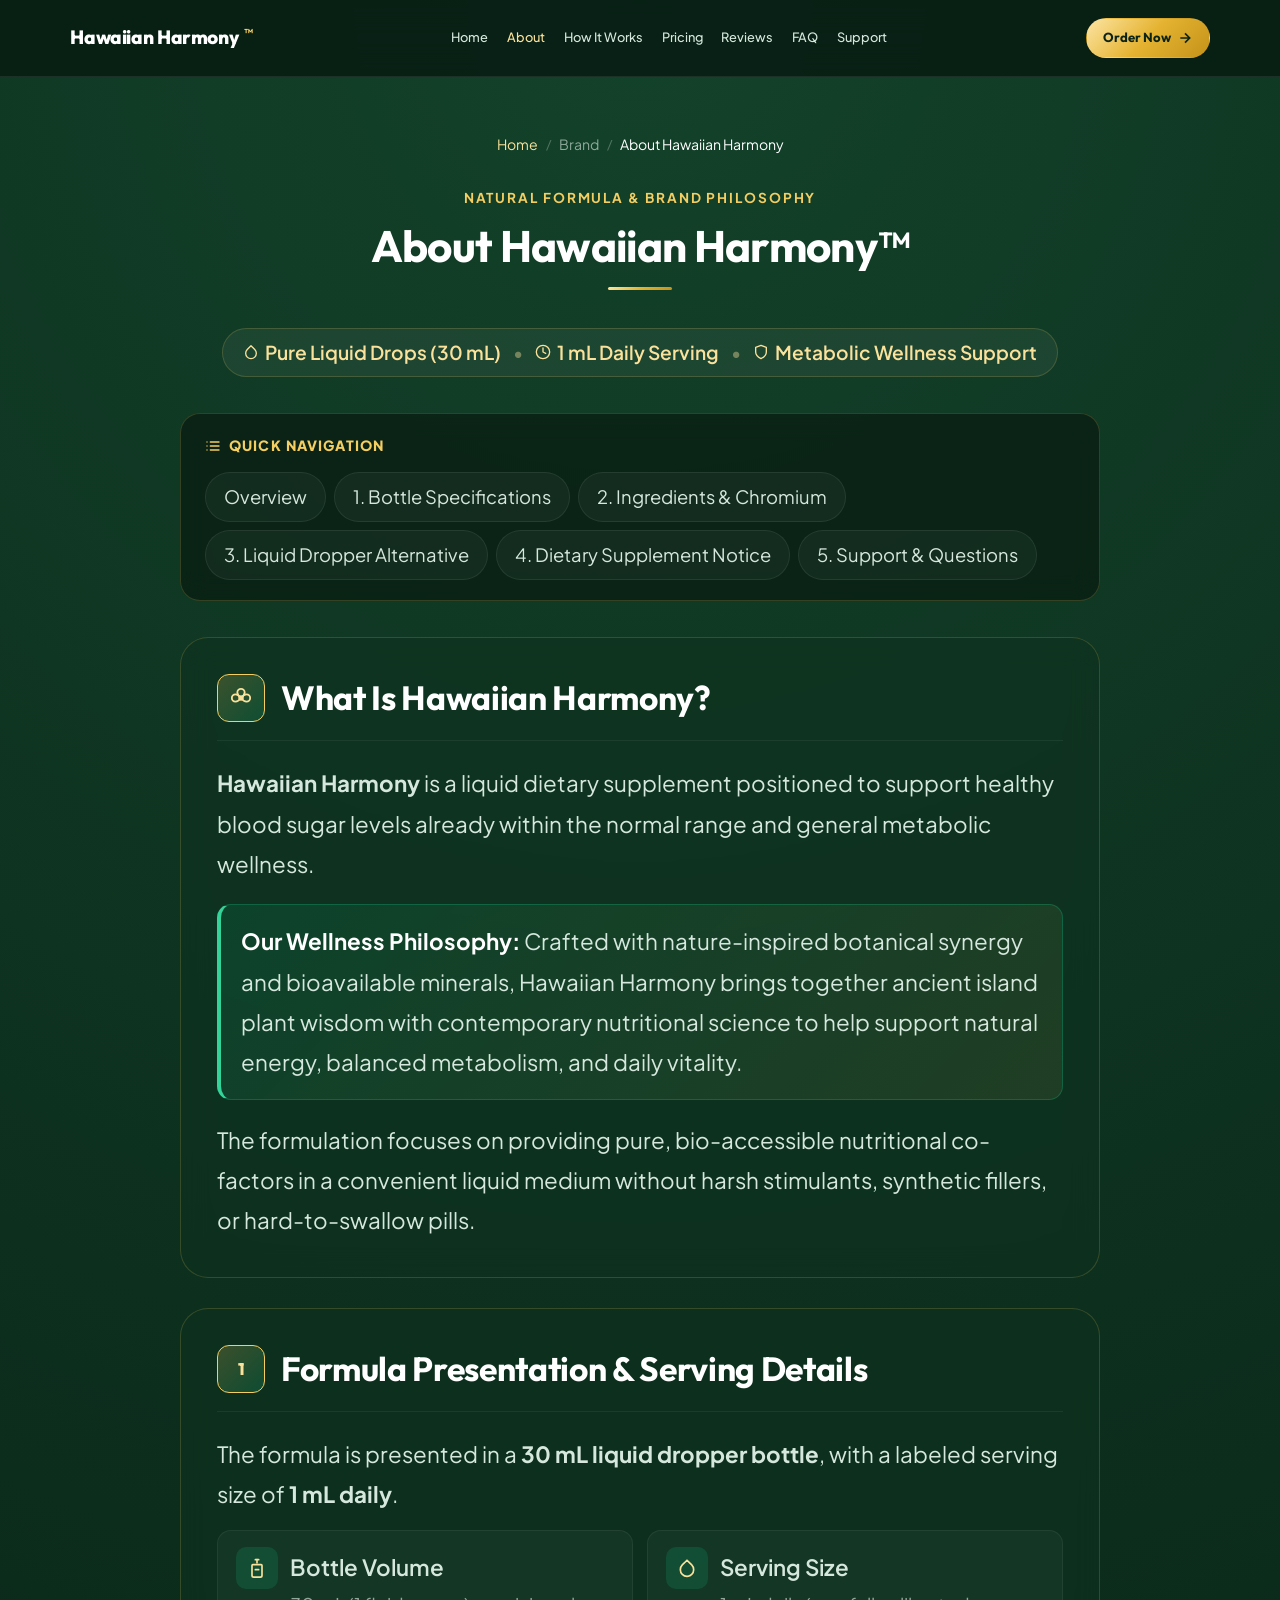
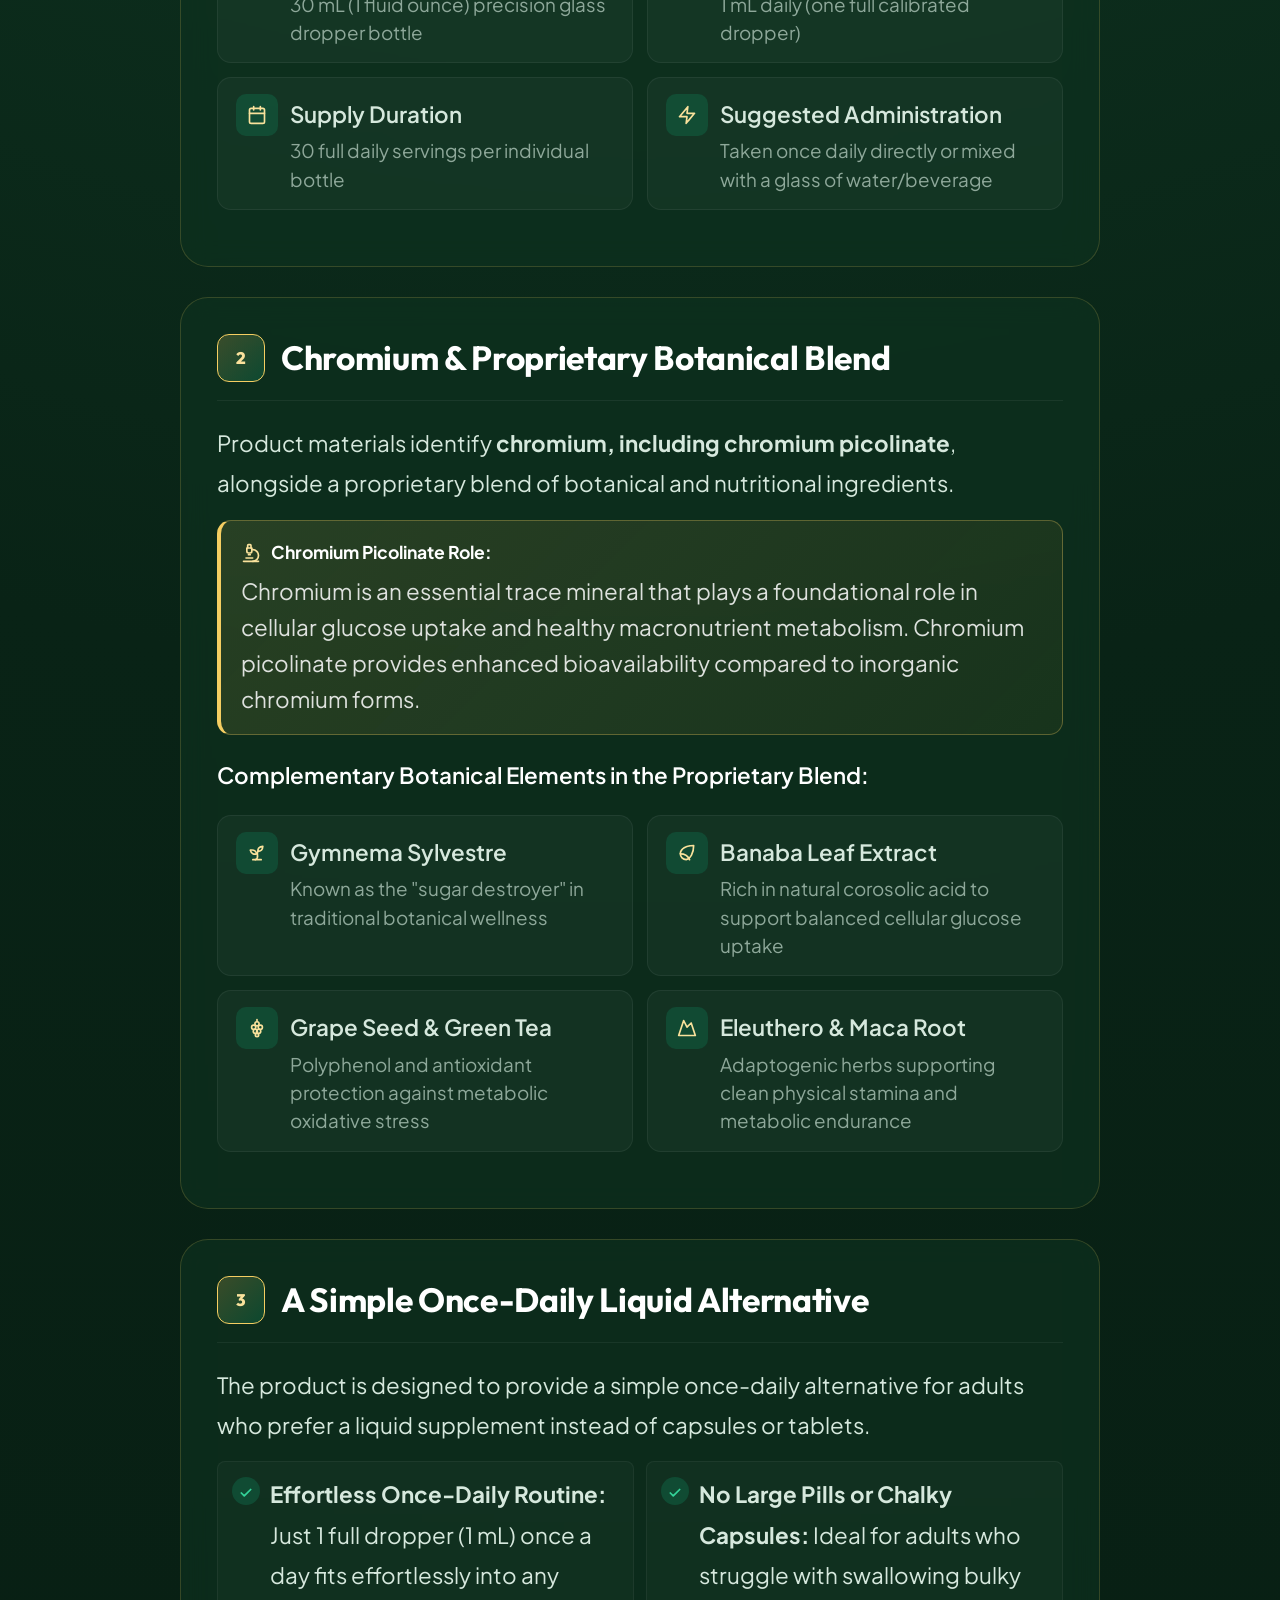
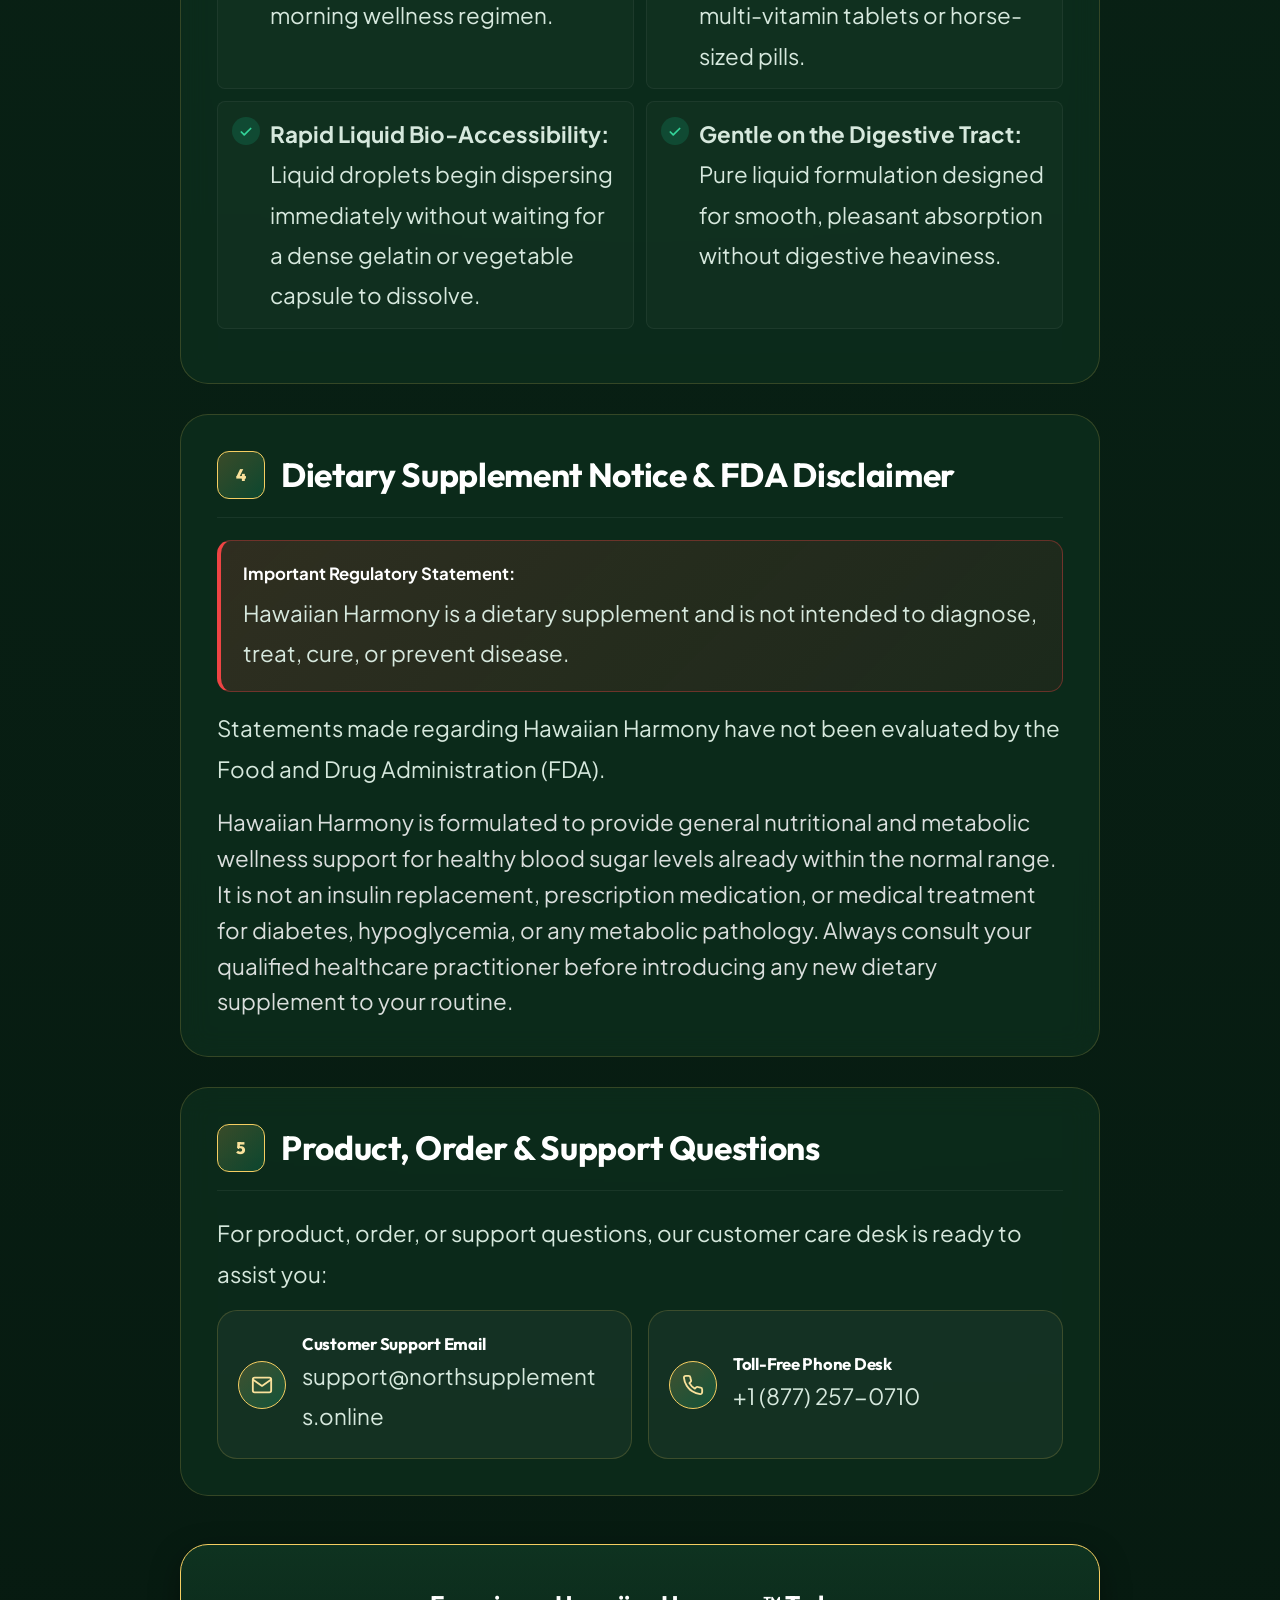
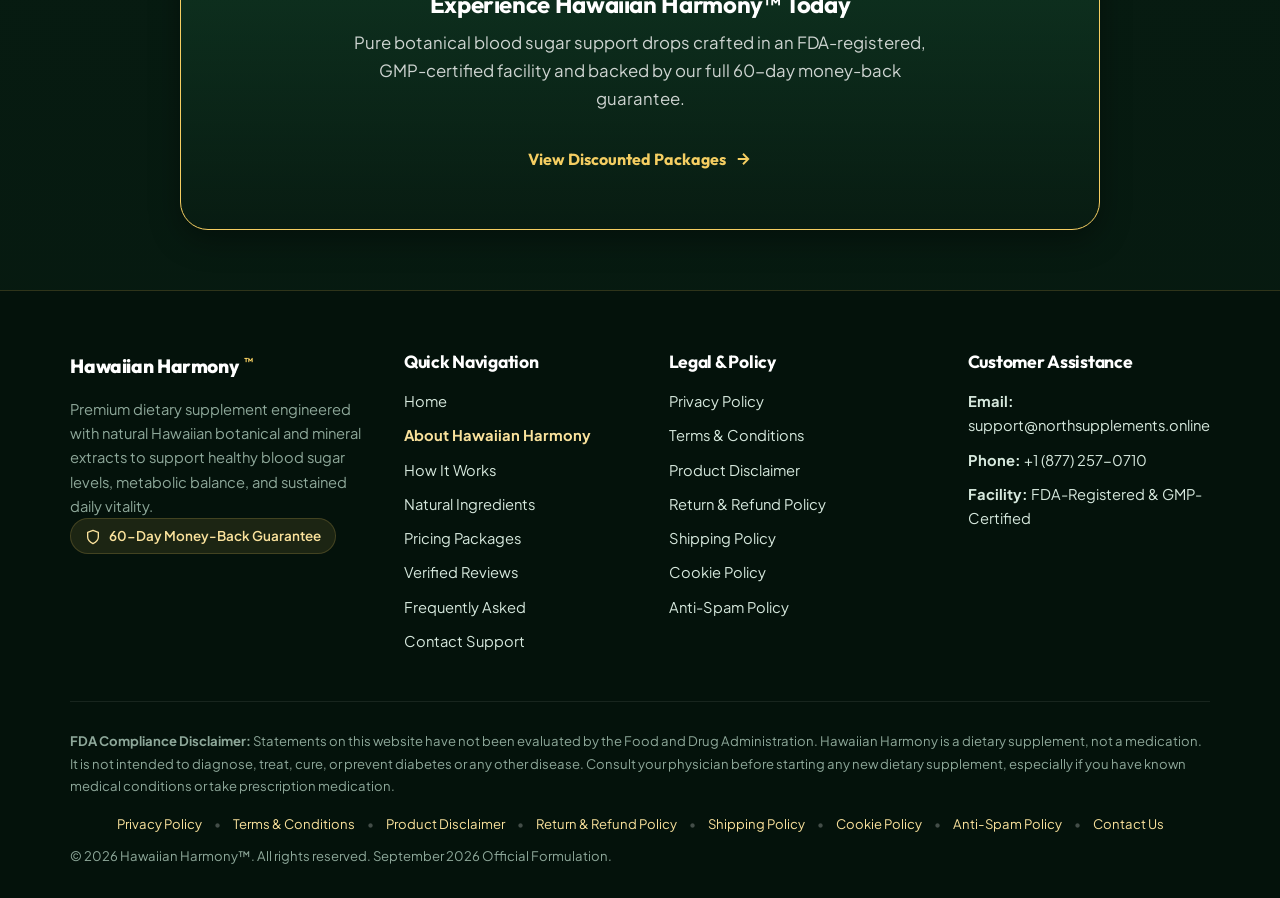
<file: about.html>
<!DOCTYPE html>
<html lang="en">

<head>
  <meta charset="utf-8" />
  <meta content="width=device-width, initial-scale=1.0" name="viewport" />
  <title>
    About Hawaiian Harmony | Official Formula &amp; Brand Story
  </title>
  <meta
    content="Learn about Hawaiian Harmony, a premium liquid dietary supplement designed to support healthy blood sugar levels and general metabolic wellness with chromium and natural botanicals."
    name="description" />
  <link rel="canonical" href="https://www.hawaiianharmonyofficial.us/about.html" />

  <!-- Open Graph / Facebook -->
  <meta property="og:type" content="website" />
  <meta property="og:locale" content="en_US" />
  <meta property="og:site_name" content="Hawaiian Harmony" />
  <meta property="og:url" content="https://www.hawaiianharmonyofficial.us/about.html" />
  <meta property="og:title" content="About Hawaiian Harmony | Official Formula &amp; Brand Story" />
  <meta property="og:description" content="Learn about Hawaiian Harmony, a premium liquid dietary supplement designed to support healthy blood sugar levels and general metabolic wellness with chromium and natural botanicals." />
  <meta property="og:image" content="https://www.hawaiianharmonyofficial.us/images/hero_bottle.jpg" />
  <meta property="og:image:alt" content="About Hawaiian Harmony Liquid Supplement" />

  <!-- Twitter Cards -->
  <meta name="twitter:card" content="summary_large_image" />
  <meta name="twitter:title" content="About Hawaiian Harmony | Official Formula &amp; Brand Story" />
  <meta name="twitter:description" content="Learn about Hawaiian Harmony, a premium liquid dietary supplement designed to support healthy blood sugar levels and general metabolic wellness with chromium and natural botanicals." />
  <meta name="twitter:image" content="https://www.hawaiianharmonyofficial.us/images/hero_bottle.jpg" />

  <!-- Structured Data (JSON-LD) -->
  <script type="application/ld+json">
  {
    "@context": "https://schema.org",
    "@graph": [
      {
        "@type": "Organization",
        "@id": "https://www.hawaiianharmonyofficial.us/#organization",
        "name": "Hawaiian Harmony",
        "alternateName": "North Supplements",
        "url": "https://www.hawaiianharmonyofficial.us/",
        "logo": {
          "@type": "ImageObject",
          "@id": "https://www.hawaiianharmonyofficial.us/#logo",
          "url": "https://www.hawaiianharmonyofficial.us/images/hero_bottle.jpg",
          "caption": "Hawaiian Harmony"
        },
        "image": "https://www.hawaiianharmonyofficial.us/images/hero_bottle.jpg",
        "contactPoint": [
          {
            "@type": "ContactPoint",
            "telephone": "+1-877-257-0710",
            "contactType": "customer service",
            "email": "support@northsupplements.online",
            "availableLanguage": ["en", "English"]
          }
        ]
      },
      {
        "@type": "AboutPage",
        "@id": "https://www.hawaiianharmonyofficial.us/about.html#webpage",
        "url": "https://www.hawaiianharmonyofficial.us/about.html",
        "name": "About Hawaiian Harmony | Official Formula & Brand Story",
        "description": "Learn about Hawaiian Harmony, a premium liquid dietary supplement designed to support healthy blood sugar levels and general metabolic wellness with chromium and natural botanicals.",
        "isPartOf": {
          "@type": "WebSite",
          "@id": "https://www.hawaiianharmonyofficial.us/#website",
          "url": "https://www.hawaiianharmonyofficial.us/",
          "name": "Hawaiian Harmony"
        },
        "breadcrumb": {
          "@id": "https://www.hawaiianharmonyofficial.us/about.html#breadcrumb"
        },
        "inLanguage": "en-US"
      },
      {
        "@type": "BreadcrumbList",
        "@id": "https://www.hawaiianharmonyofficial.us/about.html#breadcrumb",
        "itemListElement": [
          {
            "@type": "ListItem",
            "position": 1,
            "name": "Home",
            "item": "https://www.hawaiianharmonyofficial.us/"
          },
          {
            "@type": "ListItem",
            "position": 2,
            "name": "About Us",
            "item": "https://www.hawaiianharmonyofficial.us/about.html"
          }
        ]
      }
    ]
  }
  </script>

  <link href="https://fonts.googleapis.com" rel="preconnect" />
  <link crossorigin="" href="https://fonts.gstatic.com" rel="preconnect" />
  <link
    href="https://fonts.googleapis.com/css2?family=Outfit:wght@300;400;500;600;700;800&amp;family=Plus+Jakarta+Sans:ital,wght@0,300;0,400;0,500;0,600;0,700;0,800;1,400;1,600&amp;display=swap"
    rel="stylesheet" />
  <link href="styles.css?v=3.4" rel="stylesheet" />
</head>

<body class="inner-page">
  <!-- HEADER -->
  <header class="site-header" id="site-header">
    <div class="container header-container">
      <a class="brand-logo" href="index.html">
        <span class="brand-name">
          Hawaiian Harmony
          <span class="trademark">
            ™
          </span>
        </span>
      </a>
      <nav class="nav-menu" id="nav-menu">
        <a class="nav-link" href="index.html">
          Home
        </a>
        <a class="nav-link" href="about.html" style="color: var(--gold-300);">
          About
        </a>
        <a class="nav-link" href="index.html#how-it-works">
          How It Works
        </a>
        <a class="nav-link" href="index.html#pricing-packages">
          Pricing
        </a>
        <a class="nav-link" href="index.html#reviews">
          Reviews
        </a>
        <a class="nav-link" href="index.html#faq">
          FAQ
        </a>
        <a class="nav-link" href="contact.html">
          Support
        </a>
      </nav>
      <div class="header-actions">
        <a class="btn btn-nav-cta" href="index.html#pricing-packages">
          <span>
            Order Now
          </span>
          <svg fill="none" height="16" stroke="currentColor" stroke-width="2.5" viewbox="0 0 24 24" width="16">
            <path d="M5 12h14M12 5l7 7-7 7">
            </path>
          </svg>
        </a>
        <button aria-label="Toggle navigation menu" class="nav-toggle-btn" id="nav-toggle" type="button">
          <span class="hamburger-line">
          </span>
          <span class="hamburger-line">
          </span>
          <span class="hamburger-line">
          </span>
        </button>
      </div>
    </div>
  </header>

  <main id="main-content">
    <!-- HERO SECTION -->
    <section class="policy-hero-section">
      <div class="container">
        <nav aria-label="Breadcrumb" class="policy-breadcrumbs">
          <a href="index.html">Home</a>
          <span class="policy-breadcrumb-sep">/</span>
          <span>Brand</span>
          <span class="policy-breadcrumb-sep">/</span>
          <span style="color: #fff;">About Hawaiian Harmony</span>
        </nav>
        <span class="section-kicker">
          Natural Formula &amp; Brand Philosophy
        </span>
        <h1 class="section-title" style="font-size: clamp(2rem, 3.5vw, 2.75rem); margin-bottom: 8px;">
          About Hawaiian Harmony™
        </h1>
        <div class="divider-gold">
        </div>
        <div class="policy-meta-bar">
          <span class="policy-meta-item">
            <svg class="svg-icon" width="16" height="16" viewBox="0 0 24 24" fill="none" stroke="currentColor" stroke-width="2" stroke-linecap="round" stroke-linejoin="round"><path d="M12 2.69l5.66 5.66a8 8 0 1 1-11.31 0z"/></svg>
            Pure Liquid Drops (30 mL)
          </span>
          <span class="policy-meta-dot">•</span>
          <span class="policy-meta-item">
            <svg class="svg-icon" width="16" height="16" viewBox="0 0 24 24" fill="none" stroke="currentColor" stroke-width="2" stroke-linecap="round" stroke-linejoin="round"><circle cx="12" cy="12" r="10"/><polyline points="12 6 12 12 16 14"/></svg>
            1 mL Daily Serving
          </span>
          <span class="policy-meta-dot">•</span>
          <span class="policy-meta-item">
            <svg class="svg-icon" width="16" height="16" viewBox="0 0 24 24" fill="none" stroke="currentColor" stroke-width="2" stroke-linecap="round" stroke-linejoin="round"><path d="M12 22s8-4 8-10V5l-8-3-8 3v7c0 6 8 10 8 10z"/></svg>
            Metabolic Wellness Support
          </span>
        </div>
      </div>
    </section>

    <!-- MAIN ABOUT CONTENT -->
    <div class="policy-container">
      <!-- QUICK NAVIGATION PILLS -->
      <div class="policy-nav-wrapper">
        <div class="policy-nav-title">
          <svg class="svg-icon" width="16" height="16" viewBox="0 0 24 24" fill="none" stroke="currentColor" stroke-width="2" stroke-linecap="round" stroke-linejoin="round"><line x1="8" y1="6" x2="21" y2="6"/><line x1="8" y1="12" x2="21" y2="12"/><line x1="8" y1="18" x2="21" y2="18"/><line x1="3" y1="6" x2="3.01" y2="6"/><line x1="3" y1="12" x2="3.01" y2="12"/><line x1="3" y1="18" x2="3.01" y2="18"/></svg>
          Quick Navigation
        </div>
        <div class="policy-nav-links">
          <a class="policy-nav-link" href="#overview">Overview</a>
          <a class="policy-nav-link" href="#specifications">1. Bottle Specifications</a>
          <a class="policy-nav-link" href="#ingredients-profile">2. Ingredients &amp; Chromium</a>
          <a class="policy-nav-link" href="#liquid-advantage">3. Liquid Dropper Alternative</a>
          <a class="policy-nav-link" href="#dietary-disclaimer">4. Dietary Supplement Notice</a>
          <a class="policy-nav-link" href="#contact-support">5. Support &amp; Questions</a>
        </div>
      </div>

      <!-- OVERVIEW CARD -->
      <article class="policy-card" id="overview">
        <div class="policy-card-header">
          <span class="policy-sec-num"><svg class="svg-icon" width="22" height="22" viewBox="0 0 24 24" fill="none" stroke="currentColor" stroke-width="2" stroke-linecap="round" stroke-linejoin="round"><path d="M12 2a4 4 0 0 0-4 4c0 3 4 6 4 6s4-3 4-6a4 4 0 0 0-4-4z"/><path d="M12 12s-3 4-6 4a4 4 0 1 1 0-8c3 0 6 4 6 4z"/><path d="M12 12s3 4 6 4a4 4 0 1 0 0-8c-3 0-6 4-6 4z"/><circle cx="12" cy="12" r="2"/></svg></span>
          <div>
            <h2 class="policy-sec-title">
              What Is Hawaiian Harmony?
            </h2>
          </div>
        </div>
        <div class="policy-body">
          <p class="policy-intro-lead">
            <strong>Hawaiian Harmony</strong> is a liquid dietary supplement positioned to support healthy blood sugar levels already within the normal range and general metabolic wellness.
          </p>
          <div class="policy-highlight-banner">
            <strong style="color: #fff;">Our Wellness Philosophy:</strong> Crafted with nature-inspired botanical synergy and bioavailable minerals, Hawaiian Harmony brings together ancient island plant wisdom with contemporary nutritional science to help support natural energy, balanced metabolism, and daily vitality.
          </div>
          <p style="margin-top: 16px;">
            The formulation focuses on providing pure, bio-accessible nutritional co-factors in a convenient liquid medium without harsh stimulants, synthetic fillers, or hard-to-swallow pills.
          </p>
        </div>
      </article>

      <!-- SECTION 1: PRODUCT SPECIFICATIONS & PRESENTATION -->
      <article class="policy-card" id="specifications">
        <div class="policy-card-header">
          <span class="policy-sec-num">1</span>
          <div>
            <h2 class="policy-sec-title">
              Formula Presentation &amp; Serving Details
            </h2>
          </div>
        </div>
        <div class="policy-body">
          <p>
            The formula is presented in a <strong>30 mL liquid dropper bottle</strong>, with a labeled serving size of <strong>1 mL daily</strong>.
          </p>

          <div class="policy-grid-2col" style="margin-top: 16px;">
            <div class="policy-grid-item">
              <span class="policy-item-icon"><svg class="svg-icon" width="20" height="20" viewBox="0 0 24 24" fill="none" stroke="currentColor" stroke-width="2" stroke-linecap="round" stroke-linejoin="round"><path d="M10 2h4"/><path d="M12 2v4"/><path d="M7 8h10a1 1 0 0 1 1 1v12a2 2 0 0 1-2 2H8a2 2 0 0 1-2-2V9a1 1 0 0 1 1-1Z"/><path d="M10 14h4"/></svg></span>
              <div>
                <div class="policy-item-text">Bottle Volume</div>
                <span class="policy-item-sub">30 mL (1 fluid ounce) precision glass dropper bottle</span>
              </div>
            </div>

            <div class="policy-grid-item">
              <span class="policy-item-icon"><svg class="svg-icon" width="20" height="20" viewBox="0 0 24 24" fill="none" stroke="currentColor" stroke-width="2" stroke-linecap="round" stroke-linejoin="round"><path d="M12 2.69l5.66 5.66a8 8 0 1 1-11.31 0z"/></svg></span>
              <div>
                <div class="policy-item-text">Serving Size</div>
                <span class="policy-item-sub">1 mL daily (one full calibrated dropper)</span>
              </div>
            </div>

            <div class="policy-grid-item">
              <span class="policy-item-icon"><svg class="svg-icon" width="20" height="20" viewBox="0 0 24 24" fill="none" stroke="currentColor" stroke-width="2" stroke-linecap="round" stroke-linejoin="round"><rect x="3" y="4" width="18" height="18" rx="2" ry="2"/><line x1="16" y1="2" x2="16" y2="6"/><line x1="8" y1="2" x2="8" y2="6"/><line x1="3" y1="10" x2="21" y2="10"/></svg></span>
              <div>
                <div class="policy-item-text">Supply Duration</div>
                <span class="policy-item-sub">30 full daily servings per individual bottle</span>
              </div>
            </div>

            <div class="policy-grid-item">
              <span class="policy-item-icon"><svg class="svg-icon" width="20" height="20" viewBox="0 0 24 24" fill="none" stroke="currentColor" stroke-width="2" stroke-linecap="round" stroke-linejoin="round"><polygon points="13 2 3 14 12 14 11 22 21 10 12 10 13 2"/></svg></span>
              <div>
                <div class="policy-item-text">Suggested Administration</div>
                <span class="policy-item-sub">Taken once daily directly or mixed with a glass of water/beverage</span>
              </div>
            </div>
          </div>
        </div>
      </article>

      <!-- SECTION 2: INGREDIENTS & CHROMIUM PROFILE -->
      <article class="policy-card" id="ingredients-profile">
        <div class="policy-card-header">
          <span class="policy-sec-num">2</span>
          <div>
            <h2 class="policy-sec-title">
              Chromium &amp; Proprietary Botanical Blend
            </h2>
          </div>
        </div>
        <div class="policy-body">
          <p>
            Product materials identify <strong>chromium, including chromium picolinate</strong>, alongside a proprietary blend of botanical and nutritional ingredients.
          </p>

          <div class="policy-advisory-box" style="margin-top: 16px; margin-bottom: 20px;">
            <div style="display: flex; align-items: center; gap: 10px; margin-bottom: 6px;">
              <span style="display: inline-flex; align-items: center; color: var(--gold-300);"><svg class="svg-icon" width="20" height="20" viewBox="0 0 24 24" fill="none" stroke="currentColor" stroke-width="2" stroke-linecap="round" stroke-linejoin="round"><path d="M6 18h8"/><path d="M3 22h18"/><path d="M14 22a7 7 0 1 0 0-14h-1"/><path d="M9 14h2"/><path d="M9 12a2 2 0 0 1-2-2V6h6v4a2 2 0 0 1-2 2Z"/><path d="M12 6V3a1 1 0 0 0-1-1H9a1 1 0 0 0-1 1v3"/></svg></span>
              <strong style="color: #fff; font-size: 1.1rem;">Chromium Picolinate Role:</strong>
            </div>
            <p style="margin: 0; color: rgba(255,255,255,0.85); line-height: 1.6;">
              Chromium is an essential trace mineral that plays a foundational role in cellular glucose uptake and healthy macronutrient metabolism. Chromium picolinate provides enhanced bioavailability compared to inorganic chromium forms.
            </p>
          </div>

          <p style="font-weight: 600; color: #fff; margin-bottom: 12px;">
            Complementary Botanical Elements in the Proprietary Blend:
          </p>

          <div class="policy-grid-2col">
            <div class="policy-grid-item">
              <span class="policy-item-icon"><svg class="svg-icon" width="20" height="20" viewBox="0 0 24 24" fill="none" stroke="currentColor" stroke-width="2" stroke-linecap="round" stroke-linejoin="round"><path d="M7 20h10"/><path d="M10 20c5.5-2.5.8-6.4 3-10"/><path d="M9.5 9.4c1.1.8 1.8 2.2 2.3 3.7-2 .4-3.5.4-4.8-.3-1.2-.6-2.3-1.9-3-4.2 2.8-.5 4.4 0 5.5.8z"/><path d="M14.1 6a7 7 0 0 0-1.1 4c1.9-.1 3.3-.6 4.3-1.4 1-1 1.6-2.3 1.7-4.6-2.7.1-4 1-4.9 2z"/></svg></span>
              <div>
                <div class="policy-item-text">Gymnema Sylvestre</div>
                <span class="policy-item-sub">Known as the "sugar destroyer" in traditional botanical wellness</span>
              </div>
            </div>

            <div class="policy-grid-item">
              <span class="policy-item-icon"><svg class="svg-icon" width="20" height="20" viewBox="0 0 24 24" fill="none" stroke="currentColor" stroke-width="2" stroke-linecap="round" stroke-linejoin="round"><path d="M11 20A7 7 0 0 1 4 13C4 7 11 3 20 3c0 9-4 16-9 17Z"/><path d="M4 13c5.5 0 9.5 3 11 7"/></svg></span>
              <div>
                <div class="policy-item-text">Banaba Leaf Extract</div>
                <span class="policy-item-sub">Rich in natural corosolic acid to support balanced cellular glucose uptake</span>
              </div>
            </div>

            <div class="policy-grid-item">
              <span class="policy-item-icon"><svg class="svg-icon" width="20" height="20" viewBox="0 0 24 24" fill="none" stroke="currentColor" stroke-width="2" stroke-linecap="round" stroke-linejoin="round"><circle cx="12" cy="7" r="2.5"/><circle cx="8" cy="11" r="2.5"/><circle cx="16" cy="11" r="2.5"/><circle cx="10" cy="16" r="2.5"/><circle cx="14" cy="16" r="2.5"/><circle cx="12" cy="20.5" r="2"/><path d="M12 4.5V2"/></svg></span>
              <div>
                <div class="policy-item-text">Grape Seed &amp; Green Tea</div>
                <span class="policy-item-sub">Polyphenol and antioxidant protection against metabolic oxidative stress</span>
              </div>
            </div>

            <div class="policy-grid-item">
              <span class="policy-item-icon"><svg class="svg-icon" width="20" height="20" viewBox="0 0 24 24" fill="none" stroke="currentColor" stroke-width="2" stroke-linecap="round" stroke-linejoin="round"><path d="m8 3 4 8 5-5 5 15H2L8 3z"/></svg></span>
              <div>
                <div class="policy-item-text">Eleuthero &amp; Maca Root</div>
                <span class="policy-item-sub">Adaptogenic herbs supporting clean physical stamina and metabolic endurance</span>
              </div>
            </div>
          </div>
        </div>
      </article>

      <!-- SECTION 3: LIQUID DROPPER ADVANTAGE -->
      <article class="policy-card" id="liquid-advantage">
        <div class="policy-card-header">
          <span class="policy-sec-num">3</span>
          <div>
            <h2 class="policy-sec-title">
              A Simple Once-Daily Liquid Alternative
            </h2>
          </div>
        </div>
        <div class="policy-body">
          <p class="policy-intro-lead">
            The product is designed to provide a simple once-daily alternative for adults who prefer a liquid supplement instead of capsules or tablets.
          </p>

          <ul class="policy-checklist" style="margin-top: 16px;">
            <li>
              <div class="policy-check-icon"><svg class="svg-icon" width="14" height="14" viewBox="0 0 24 24" fill="none" stroke="currentColor" stroke-width="3" stroke-linecap="round" stroke-linejoin="round"><polyline points="20 6 9 17 4 12"/></svg></div>
              <div>
                <strong>Effortless Once-Daily Routine:</strong> Just 1 full dropper (1 mL) once a day fits effortlessly into any morning wellness regimen.
              </div>
            </li>
            <li>
              <div class="policy-check-icon"><svg class="svg-icon" width="14" height="14" viewBox="0 0 24 24" fill="none" stroke="currentColor" stroke-width="3" stroke-linecap="round" stroke-linejoin="round"><polyline points="20 6 9 17 4 12"/></svg></div>
              <div>
                <strong>No Large Pills or Chalky Capsules:</strong> Ideal for adults who struggle with swallowing bulky multi-vitamin tablets or horse-sized pills.
              </div>
            </li>
            <li>
              <div class="policy-check-icon"><svg class="svg-icon" width="14" height="14" viewBox="0 0 24 24" fill="none" stroke="currentColor" stroke-width="3" stroke-linecap="round" stroke-linejoin="round"><polyline points="20 6 9 17 4 12"/></svg></div>
              <div>
                <strong>Rapid Liquid Bio-Accessibility:</strong> Liquid droplets begin dispersing immediately without waiting for a dense gelatin or vegetable capsule to dissolve.
              </div>
            </li>
            <li>
              <div class="policy-check-icon"><svg class="svg-icon" width="14" height="14" viewBox="0 0 24 24" fill="none" stroke="currentColor" stroke-width="3" stroke-linecap="round" stroke-linejoin="round"><polyline points="20 6 9 17 4 12"/></svg></div>
              <div>
                <strong>Gentle on the Digestive Tract:</strong> Pure liquid formulation designed for smooth, pleasant absorption without digestive heaviness.
              </div>
            </li>
          </ul>
        </div>
      </article>

      <!-- SECTION 4: DIETARY SUPPLEMENT & FDA COMPLIANCE NOTICE -->
      <article class="policy-card" id="dietary-disclaimer">
        <div class="policy-card-header">
          <span class="policy-sec-num">4</span>
          <div>
            <h2 class="policy-sec-title">
              Dietary Supplement Notice &amp; FDA Disclaimer
            </h2>
          </div>
        </div>
        <div class="policy-body">
          <div class="policy-emergency-box" style="margin-top: 0; margin-bottom: 16px;">
            <strong style="color: #fff; font-size: 1.05rem; display: block; margin-bottom: 4px;">Important Regulatory Statement:</strong>
            Hawaiian Harmony is a dietary supplement and is not intended to diagnose, treat, cure, or prevent disease.
          </div>
          <p>
            Statements made regarding Hawaiian Harmony have not been evaluated by the Food and Drug Administration (FDA).
          </p>
          <p style="color: rgba(255,255,255,0.85); line-height: 1.6;">
            Hawaiian Harmony is formulated to provide general nutritional and metabolic wellness support for healthy blood sugar levels already within the normal range. It is not an insulin replacement, prescription medication, or medical treatment for diabetes, hypoglycemia, or any metabolic pathology. Always consult your qualified healthcare practitioner before introducing any new dietary supplement to your routine.
          </p>
        </div>
      </article>

      <!-- SECTION 5: CONTACT & CUSTOMER SUPPORT -->
      <article class="policy-card" id="contact-support">
        <div class="policy-card-header">
          <span class="policy-sec-num">5</span>
          <div>
            <h2 class="policy-sec-title">
              Product, Order &amp; Support Questions
            </h2>
          </div>
        </div>
        <div class="policy-body">
          <p>
            For product, order, or support questions, our customer care desk is ready to assist you:
          </p>

          <div class="policy-contact-grid" style="margin-top: 16px;">
            <a class="policy-contact-card" href="mailto:support@northsupplements.online">
              <div class="policy-contact-icon">
                <svg class="svg-icon" width="22" height="22" viewBox="0 0 24 24" fill="none" stroke="currentColor" stroke-width="2" stroke-linecap="round" stroke-linejoin="round"><path d="M4 4h16c1.1 0 2 .9 2 2v12c0 1.1-.9 2-2 2H4c-1.1 0-2-.9-2-2V6c0-1.1.9-2 2-2z"/><polyline points="22,6 12,13 2,6"/></svg>
              </div>
              <div class="policy-contact-info">
                <h4>Customer Support Email</h4>
                <p>support@northsupplements.online</p>
              </div>
            </a>

            <a class="policy-contact-card" href="tel:+18772570710">
              <div class="policy-contact-icon">
                <svg class="svg-icon" width="22" height="22" viewBox="0 0 24 24" fill="none" stroke="currentColor" stroke-width="2" stroke-linecap="round" stroke-linejoin="round"><path d="M22 16.92v3a2 2 0 0 1-2.18 2 19.79 19.79 0 0 1-8.63-3.07 19.5 19.5 0 0 1-6-6 19.79 19.79 0 0 1-3.07-8.67A2 2 0 0 1 4.11 2h3a2 2 0 0 1 2 1.72 12.84 12.84 0 0 0 .7 2.81 2 2 0 0 1-.45 2.11L8.09 9.91a16 16 0 0 0 6 6l1.27-1.27a2 2 0 0 1 2.11-.45 12.84 12.84 0 0 0 2.81.7A2 2 0 0 1 22 16.92z"/></svg>
              </div>
              <div class="policy-contact-info">
                <h4>Toll-Free Phone Desk</h4>
                <p>+1 (877) 257-0710</p>
              </div>
            </a>
          </div>
        </div>
      </article>

      <!-- RETURN CTA BANNER -->
      <div class="policy-return-cta">
        <h3 style="font-size: 1.5rem; color: #fff; margin-bottom: 10px;">
          Experience Hawaiian Harmony™ Today
        </h3>
        <p style="color: rgba(255,255,255,0.8); max-width: 580px; margin: 0 auto 20px auto; ">
          Pure botanical blood sugar support drops crafted in an FDA-registered, GMP-certified facility and backed by our full 60-day money-back guarantee.
        </p>
        <a class="btn btn-hero-cta" href="index.html#pricing-packages" style="display: inline-flex; align-items: center; gap: 8px;">
          <span>View Discounted Packages</span>
          <svg fill="none" height="18" stroke="currentColor" stroke-width="2.5" viewBox="0 0 24 24" width="18">
            <path d="M5 12h14M12 5l7 7-7 7"></path>
          </svg>
        </a>
      </div>
    </div>
  </main>

  <!-- FOOTER -->
  <footer class="site-footer">
    <div class="container footer-container">
      <div class="footer-grid">
        <div class="footer-brand-col">
          <div class="footer-logo">
            <span class="brand-name">
              Hawaiian Harmony
              <span class="trademark">
                ™
              </span>
            </span>
          </div>
          <p class="footer-mission">
            Premium dietary supplement engineered with natural Hawaiian botanical and mineral extracts to support
            healthy blood sugar levels, metabolic balance, and sustained daily vitality.
          </p>
          <div class="footer-guarantee-badge">
            <span class="badge-icon"><svg class="svg-icon" width="16" height="16" viewBox="0 0 24 24" fill="none" stroke="currentColor" stroke-width="2" stroke-linecap="round" stroke-linejoin="round"><path d="M12 22s8-4 8-10V5l-8-3-8 3v7c0 6 8 10 8 10z"/></svg></span>
            <span class="badge-text">
              60-Day Money-Back Guarantee
            </span>
          </div>
        </div>
        <div class="footer-links-col">
          <h4 class="footer-heading">
            Quick Navigation
          </h4>
          <ul class="footer-nav-list">
            <li>
              <a href="index.html">
                Home
              </a>
            </li>
            <li>
              <a href="about.html" style="color: var(--gold-300); font-weight: 700;">
                About Hawaiian Harmony
              </a>
            </li>
            <li>
              <a href="index.html#how-it-works">
                How It Works
              </a>
            </li>
            <li>
              <a href="index.html#ingredients">
                Natural Ingredients
              </a>
            </li>
            <li>
              <a href="index.html#pricing-packages">
                Pricing Packages
              </a>
            </li>
            <li>
              <a href="index.html#reviews">
                Verified Reviews
              </a>
            </li>
            <li>
              <a href="index.html#faq">
                Frequently Asked
              </a>
            </li>
            <li>
              <a href="contact.html">
                Contact Support
              </a>
            </li>
          </ul>
        </div>
        <div class="footer-links-col">
          <h4 class="footer-heading">
            Legal &amp; Policy
          </h4>
          <ul class="footer-nav-list">
            <li>
              <a href="privacy-policy.html">
                Privacy Policy
              </a>
            </li>
            <li>
              <a href="terms-and-conditions.html">
                Terms &amp; Conditions
              </a>
            </li>
            <li>
              <a href="disclaimer.html">
                Product Disclaimer
              </a>
            </li>
            <li>
              <a href="refund-policy.html">
                Return &amp; Refund Policy
              </a>
            </li>
            <li>
              <a href="shipping-policy.html">
                Shipping Policy
              </a>
            </li>
            <li>
              <a href="cookie-policy.html">
                Cookie Policy
              </a>
            </li>
            <li>
              <a href="anti-spam-policy.html">
                Anti-Spam Policy
              </a>
            </li>
          </ul>
        </div>
        <div class="footer-contact-col">
          <h4 class="footer-heading">
            Customer Assistance
          </h4>
          <p class="footer-contact-item">
            <strong>
              Email:
            </strong>
            support@northsupplements.online
          </p>
          <p class="footer-contact-item">
            <strong>
              Phone:
            </strong>
            +1 (877) 257-0710
          </p>
          <p class="footer-contact-item">
            <strong>
              Facility:
            </strong>
            FDA-Registered &amp; GMP-Certified
          </p>
        </div>
      </div>
      <div class="footer-disclaimer-card">
        <p class="disclaimer-text">
          <strong>
            FDA Compliance Disclaimer:
          </strong>
          Statements on this website have not been
          evaluated by the Food and Drug Administration. Hawaiian Harmony is a dietary supplement, not a medication. It
          is not intended to diagnose, treat, cure, or prevent diabetes or any other disease. Consult your physician
          before starting any new dietary supplement, especially if you have known medical conditions or take
          prescription medication.
        </p>
        <div style="margin: 16px 0 10px 0; text-align: center; ">
          <a href="privacy-policy.html" style="color: var(--gold-300); text-decoration: none;">Privacy Policy</a>
          <span style="color: rgba(255,255,255,0.25); margin: 0 10px;">•</span>
          <a href="terms-and-conditions.html" style="color: var(--gold-300); text-decoration: none;">Terms &amp; Conditions</a>
          <span style="color: rgba(255,255,255,0.25); margin: 0 10px;">•</span>
          <a href="disclaimer.html" style="color: var(--gold-300); text-decoration: none;">Product Disclaimer</a>
          <span style="color: rgba(255,255,255,0.25); margin: 0 10px;">•</span>
          <a href="refund-policy.html" style="color: var(--gold-300); text-decoration: none;">Return &amp; Refund Policy</a>
          <span style="color: rgba(255,255,255,0.25); margin: 0 10px;">•</span>
          <a href="shipping-policy.html" style="color: var(--gold-300); text-decoration: none;">Shipping Policy</a>
          <span style="color: rgba(255,255,255,0.25); margin: 0 10px;">•</span>
          <a href="cookie-policy.html" style="color: var(--gold-300); text-decoration: none;">Cookie Policy</a>
          <span style="color: rgba(255,255,255,0.25); margin: 0 10px;">•</span>
          <a href="anti-spam-policy.html" style="color: var(--gold-300); text-decoration: none;">Anti-Spam Policy</a>
          <span style="color: rgba(255,255,255,0.25); margin: 0 10px;">•</span>
          <a href="contact.html" style="color: var(--gold-300); text-decoration: none;">Contact Us</a>
        </div>
        <p class="copyright-line">
          © 2026 Hawaiian Harmony™. All rights reserved. September 2026 Official
          Formulation.
        </p>
      </div>
    </div>
  </footer>

  <script src="script.js"></script>
</body>

</html>
</file>
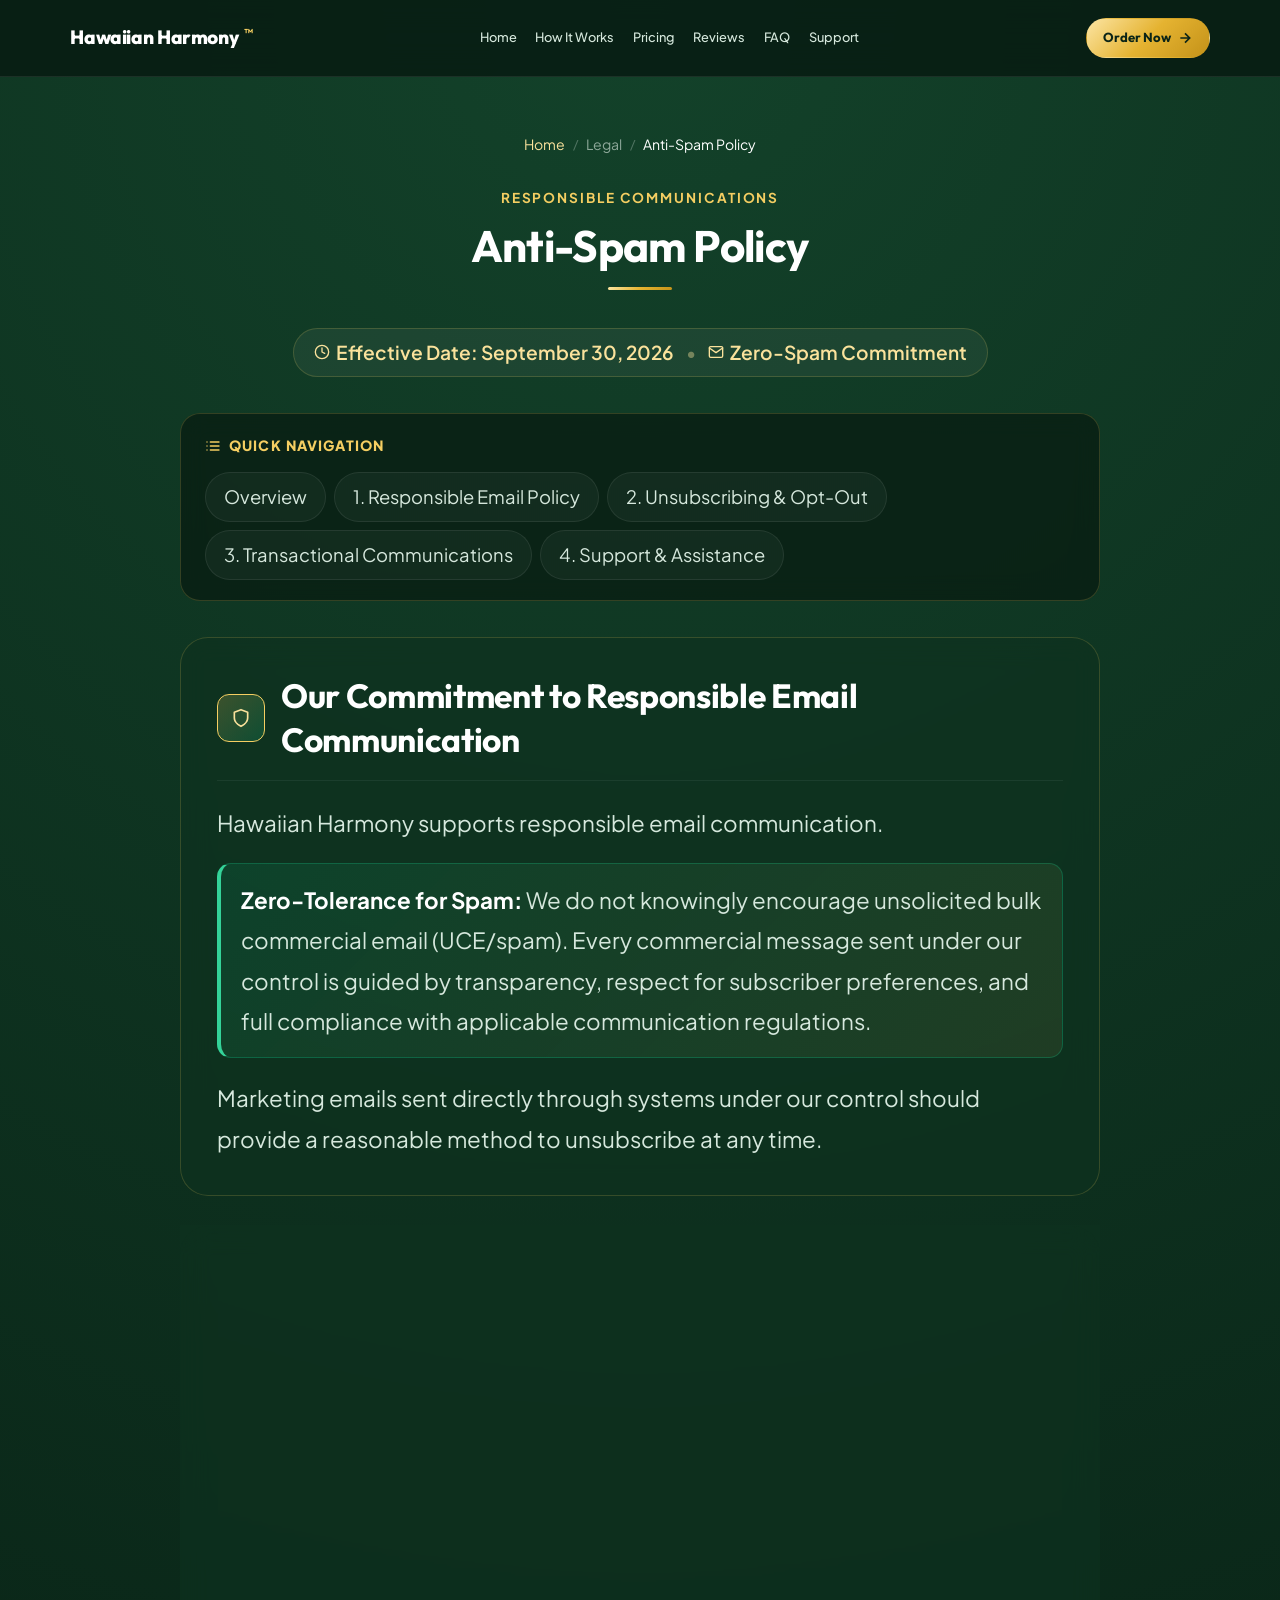
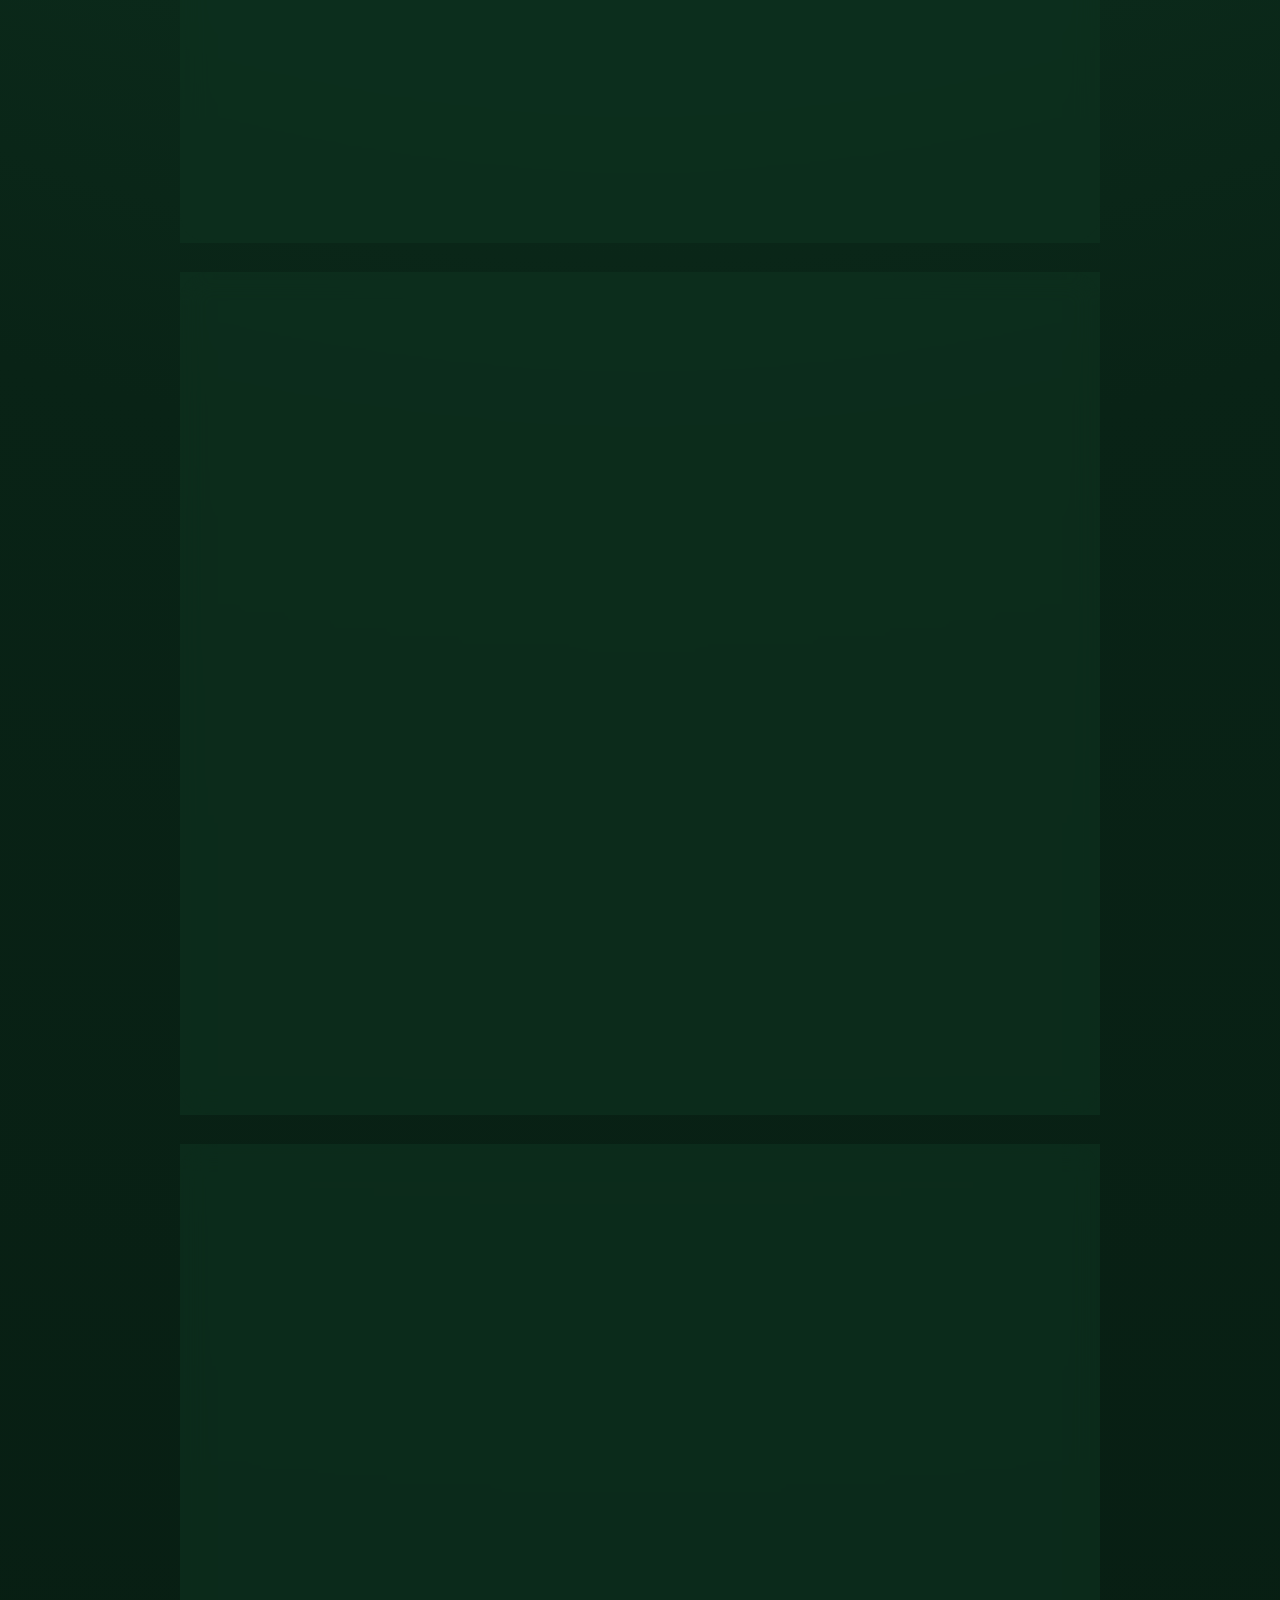
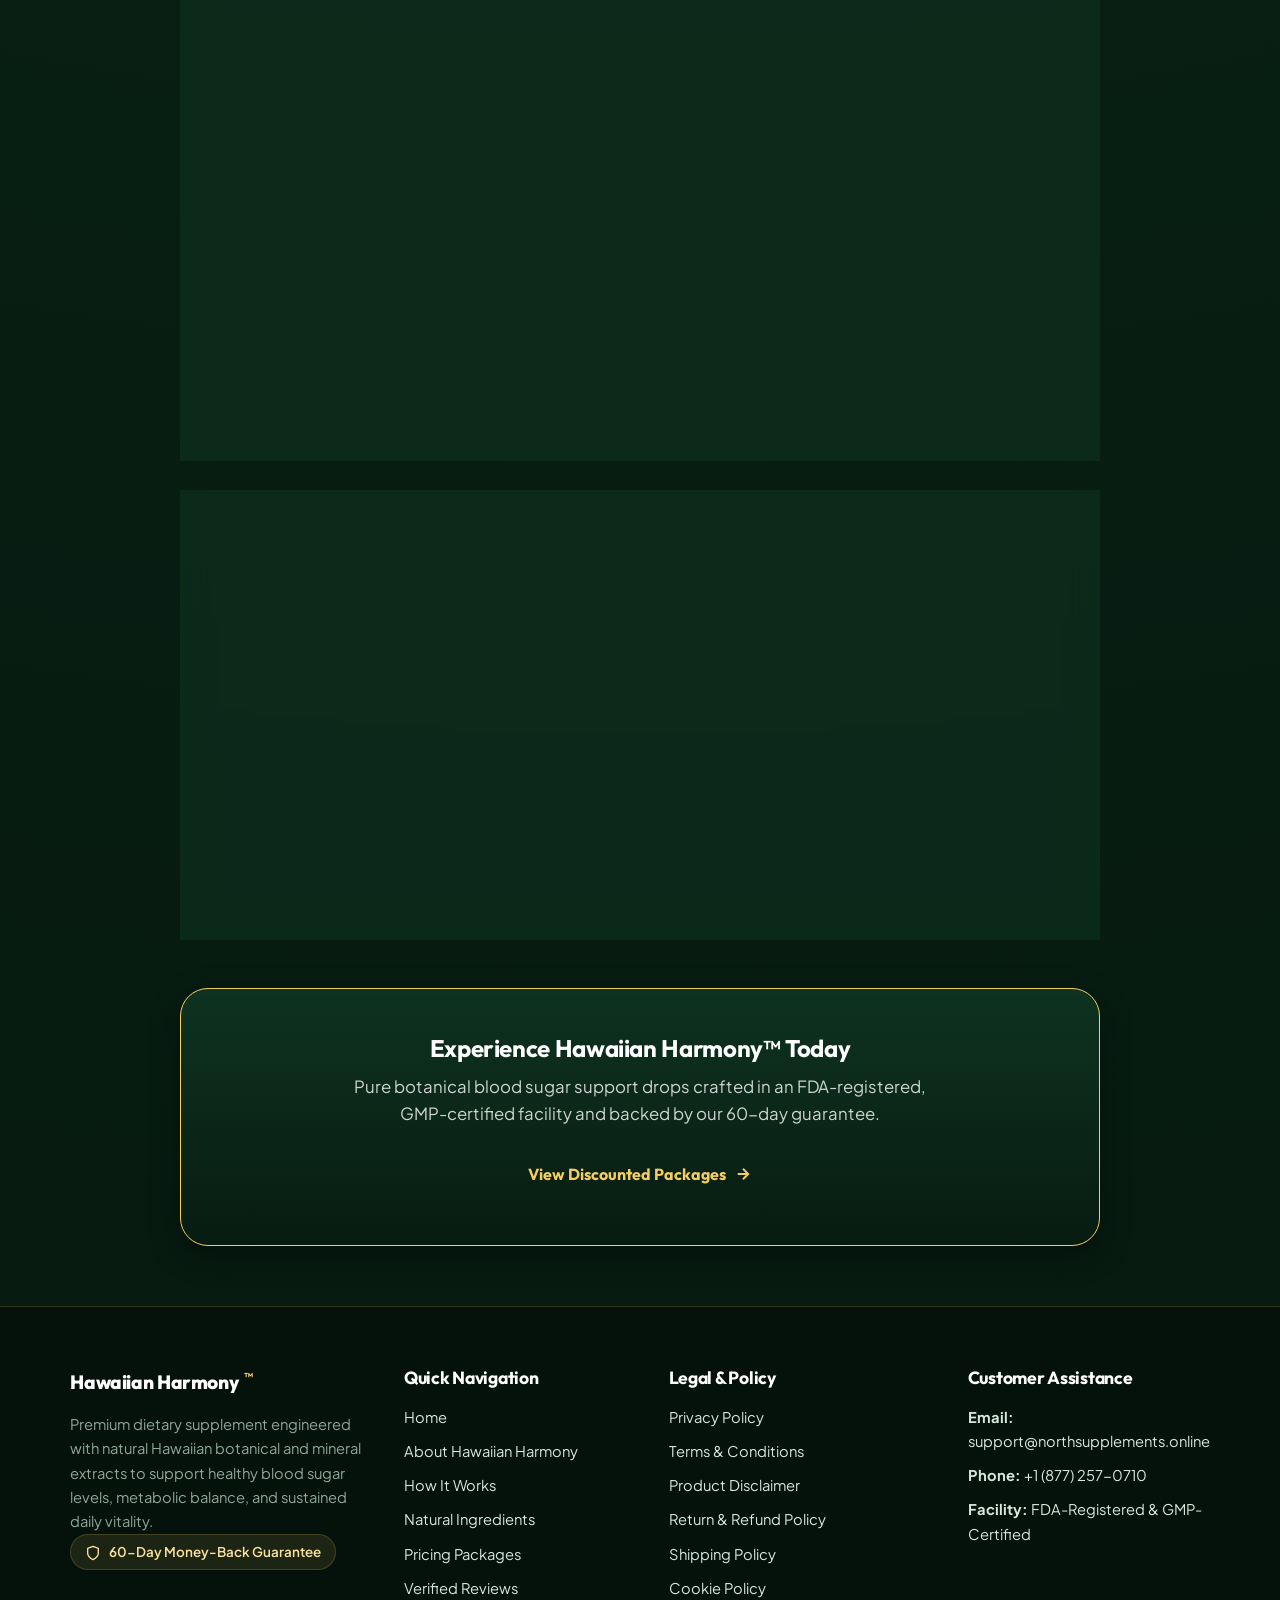
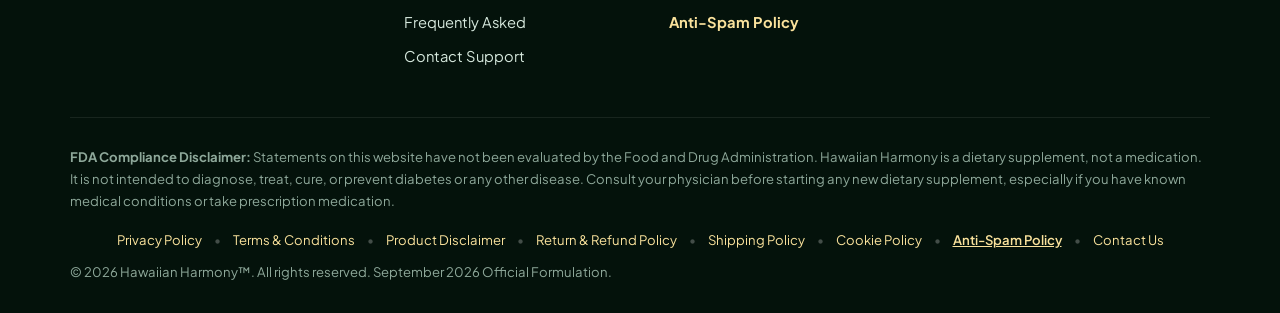
<file: anti-spam-policy.html>
<!DOCTYPE html>
<html lang="en">

<head>
  <meta charset="utf-8" />
  <meta content="width=device-width, initial-scale=1.0" name="viewport" />
  <title>
    Anti-Spam Policy | Hawaiian Harmony Official Website
  </title>
  <meta
    content="Review the official Anti-Spam Policy for Hawaiian Harmony. Learn about our commitment to responsible email communications, opt-out procedures, and transactional messages."
    name="description" />
  <link rel="canonical" href="https://www.hawaiianharmonyofficial.us/anti-spam-policy.html" />

  <!-- Open Graph / Facebook -->
  <meta property="og:type" content="website" />
  <meta property="og:locale" content="en_US" />
  <meta property="og:site_name" content="Hawaiian Harmony" />
  <meta property="og:url" content="https://www.hawaiianharmonyofficial.us/anti-spam-policy.html" />
  <meta property="og:title" content="Anti-Spam Policy | Hawaiian Harmony Official Website" />
  <meta property="og:description" content="Review the official Anti-Spam Policy for Hawaiian Harmony. Learn about our commitment to responsible email communications, opt-out procedures, and transactional messages." />
  <meta property="og:image" content="https://www.hawaiianharmonyofficial.us/images/hero_bottle.jpg" />
  <meta property="og:image:alt" content="Hawaiian Harmony Anti-Spam Policy" />

  <!-- Twitter Cards -->
  <meta name="twitter:card" content="summary_large_image" />
  <meta name="twitter:title" content="Anti-Spam Policy | Hawaiian Harmony Official Website" />
  <meta name="twitter:description" content="Review the official Anti-Spam Policy for Hawaiian Harmony. Learn about our commitment to responsible email communications, opt-out procedures, and transactional messages." />
  <meta name="twitter:image" content="https://www.hawaiianharmonyofficial.us/images/hero_bottle.jpg" />

  <!-- Structured Data (JSON-LD) -->
  <script type="application/ld+json">
  {
    "@context": "https://schema.org",
    "@graph": [
      {
        "@type": "Organization",
        "@id": "https://www.hawaiianharmonyofficial.us/#organization",
        "name": "Hawaiian Harmony",
        "alternateName": "North Supplements",
        "url": "https://www.hawaiianharmonyofficial.us/",
        "logo": {
          "@type": "ImageObject",
          "@id": "https://www.hawaiianharmonyofficial.us/#logo",
          "url": "https://www.hawaiianharmonyofficial.us/images/hero_bottle.jpg",
          "caption": "Hawaiian Harmony"
        },
        "image": "https://www.hawaiianharmonyofficial.us/images/hero_bottle.jpg",
        "contactPoint": [
          {
            "@type": "ContactPoint",
            "telephone": "+1-877-257-0710",
            "contactType": "customer service",
            "email": "support@northsupplements.online",
            "availableLanguage": ["en", "English"]
          }
        ]
      },
      {
        "@type": "WebPage",
        "@id": "https://www.hawaiianharmonyofficial.us/anti-spam-policy.html#webpage",
        "url": "https://www.hawaiianharmonyofficial.us/anti-spam-policy.html",
        "name": "Anti-Spam Policy | Hawaiian Harmony Official Website",
        "description": "Review the official Anti-Spam Policy for Hawaiian Harmony. Learn about our commitment to responsible email communications, opt-out procedures, and transactional messages.",
        "isPartOf": {
          "@type": "WebSite",
          "@id": "https://www.hawaiianharmonyofficial.us/#website",
          "url": "https://www.hawaiianharmonyofficial.us/",
          "name": "Hawaiian Harmony"
        },
        "breadcrumb": {
          "@id": "https://www.hawaiianharmonyofficial.us/anti-spam-policy.html#breadcrumb"
        },
        "inLanguage": "en-US"
      },
      {
        "@type": "BreadcrumbList",
        "@id": "https://www.hawaiianharmonyofficial.us/anti-spam-policy.html#breadcrumb",
        "itemListElement": [
          {
            "@type": "ListItem",
            "position": 1,
            "name": "Home",
            "item": "https://www.hawaiianharmonyofficial.us/"
          },
          {
            "@type": "ListItem",
            "position": 2,
            "name": "Anti-Spam Policy",
            "item": "https://www.hawaiianharmonyofficial.us/anti-spam-policy.html"
          }
        ]
      }
    ]
  }
  </script>

  <link href="https://fonts.googleapis.com" rel="preconnect" />
  <link crossorigin="" href="https://fonts.gstatic.com" rel="preconnect" />
  <link
    href="https://fonts.googleapis.com/css2?family=Outfit:wght@300;400;500;600;700;800&amp;family=Plus+Jakarta+Sans:ital,wght@0,300;0,400;0,500;0,600;0,700;0,800;1,400;1,600&amp;display=swap"
    rel="stylesheet" />
  <link href="styles.css?v=3.4" rel="stylesheet" />
</head>

<body class="inner-page">
  <!-- HEADER -->
  <header class="site-header" id="site-header">
    <div class="container header-container">
      <a class="brand-logo" href="index.html">
        <span class="brand-name">
          Hawaiian Harmony
          <span class="trademark">
            ™
          </span>
        </span>
      </a>
      <nav class="nav-menu" id="nav-menu">
        <a class="nav-link" href="index.html">
          Home
        </a>
        <a class="nav-link" href="index.html#how-it-works">
          How It Works
        </a>
        <a class="nav-link" href="index.html#pricing-packages">
          Pricing
        </a>
        <a class="nav-link" href="index.html#reviews">
          Reviews
        </a>
        <a class="nav-link" href="index.html#faq">
          FAQ
        </a>
        <a class="nav-link" href="contact.html">
          Support
        </a>
      </nav>
      <div class="header-actions">
        <a class="btn btn-nav-cta" href="index.html#pricing-packages">
          <span>
            Order Now
          </span>
          <svg fill="none" height="16" stroke="currentColor" stroke-width="2.5" viewbox="0 0 24 24" width="16">
            <path d="M5 12h14M12 5l7 7-7 7">
            </path>
          </svg>
        </a>
        <button aria-label="Toggle navigation menu" class="nav-toggle-btn" id="nav-toggle" type="button">
          <span class="hamburger-line">
          </span>
          <span class="hamburger-line">
          </span>
          <span class="hamburger-line">
          </span>
        </button>
      </div>
    </div>
  </header>

  <main id="main-content">
    <!-- HERO SECTION -->
    <section class="policy-hero-section">
      <div class="container">
        <nav aria-label="Breadcrumb" class="policy-breadcrumbs">
          <a href="index.html">Home</a>
          <span class="policy-breadcrumb-sep">/</span>
          <span>Legal</span>
          <span class="policy-breadcrumb-sep">/</span>
          <span style="color: #fff;">Anti-Spam Policy</span>
        </nav>
        <span class="section-kicker">
          Responsible Communications
        </span>
        <h1 class="section-title" style="font-size: clamp(2rem, 3.5vw, 2.75rem); margin-bottom: 8px;">
          Anti-Spam Policy
        </h1>
        <div class="divider-gold">
        </div>
        <div class="policy-meta-bar">
          <span class="policy-meta-item">
            <svg class="svg-icon" width="16" height="16" viewBox="0 0 24 24" fill="none" stroke="currentColor" stroke-width="2" stroke-linecap="round" stroke-linejoin="round"><circle cx="12" cy="12" r="10"/><polyline points="12 6 12 12 16 14"/></svg>
            Effective Date: September 30, 2026
          </span>
          <span class="policy-meta-dot">•</span>
          <span class="policy-meta-item">
            <svg class="svg-icon" width="16" height="16" viewBox="0 0 24 24" fill="none" stroke="currentColor" stroke-width="2" stroke-linecap="round" stroke-linejoin="round"><path d="M4 4h16c1.1 0 2 .9 2 2v12c0 1.1-.9 2-2 2H4c-1.1 0-2-.9-2-2V6c0-1.1.9-2 2-2z"/><polyline points="22,6 12,13 2,6"/></svg>
            Zero-Spam Commitment
          </span>
        </div>
      </div>
    </section>

    <!-- MAIN ANTI-SPAM POLICY CONTENT -->
    <div class="policy-container">
      <!-- QUICK NAVIGATION PILLS -->
      <div class="policy-nav-wrapper">
        <div class="policy-nav-title">
          <svg class="svg-icon" width="16" height="16" viewBox="0 0 24 24" fill="none" stroke="currentColor" stroke-width="2" stroke-linecap="round" stroke-linejoin="round"><line x1="8" y1="6" x2="21" y2="6"/><line x1="8" y1="12" x2="21" y2="12"/><line x1="8" y1="18" x2="21" y2="18"/><line x1="3" y1="6" x2="3.01" y2="6"/><line x1="3" y1="12" x2="3.01" y2="12"/><line x1="3" y1="18" x2="3.01" y2="18"/></svg>
          Quick Navigation
        </div>
        <div class="policy-nav-links">
          <a class="policy-nav-link" href="#overview">Overview</a>
          <a class="policy-nav-link" href="#responsible-comms">1. Responsible Email Policy</a>
          <a class="policy-nav-link" href="#unsubscribing">2. Unsubscribing &amp; Opt-Out</a>
          <a class="policy-nav-link" href="#transactional-comms">3. Transactional Communications</a>
          <a class="policy-nav-link" href="#contact-support">4. Support &amp; Assistance</a>
        </div>
      </div>

      <!-- OVERVIEW / COMMITMENT CARD -->
      <article class="policy-card" id="overview">
        <div class="policy-card-header">
          <span class="policy-sec-num"><svg class="svg-icon" width="20" height="20" viewBox="0 0 24 24" fill="none" stroke="currentColor" stroke-width="2" stroke-linecap="round" stroke-linejoin="round"><path d="M12 22s8-4 8-10V5l-8-3-8 3v7c0 6 8 10 8 10z"/></svg></span>
          <div>
            <h2 class="policy-sec-title">
              Our Commitment to Responsible Email Communication
            </h2>
          </div>
        </div>
        <div class="policy-body">
          <p class="policy-intro-lead">
            Hawaiian Harmony supports responsible email communication.
          </p>
          <div class="policy-highlight-banner">
            <strong style="color: #fff;">Zero-Tolerance for Spam:</strong> We do not knowingly encourage unsolicited bulk commercial email (UCE/spam). Every commercial message sent under our control is guided by transparency, respect for subscriber preferences, and full compliance with applicable communication regulations.
          </div>
          <p style="margin-top: 16px;">
            Marketing emails sent directly through systems under our control should provide a reasonable method to unsubscribe at any time.
          </p>
        </div>
      </article>

      <!-- SECTION 1: RESPONSIBLE EMAIL POLICY -->
      <article class="policy-card" id="responsible-comms">
        <div class="policy-card-header">
          <span class="policy-sec-num">1</span>
          <div>
            <h2 class="policy-sec-title">
              Email Standards &amp; Marketing Controls
            </h2>
          </div>
        </div>
        <div class="policy-body">
          <p>
            To uphold a trusted communication standard, Hawaiian Harmony implements the following protocols across marketing communications:
          </p>

          <div class="policy-grid-2col" style="margin-top: 16px;">
            <div class="policy-grid-item">
              <span class="policy-item-icon"><svg class="svg-icon" width="20" height="20" viewBox="0 0 24 24" fill="none" stroke="currentColor" stroke-width="2" stroke-linecap="round" stroke-linejoin="round"><polyline points="22 12 16 12 14 15 10 15 8 12 2 12"/><path d="M5.45 5.11 2 12v6a2 2 0 0 0 2 2h16a2 2 0 0 0 2-2v-6l-3.45-6.89A2 2 0 0 0 16.76 4H7.24a2 2 0 0 0-1.79 1.11z"/></svg></span>
              <div>
                <div class="policy-item-text">Accurate Header Data</div>
                <span class="policy-item-sub">Clear and truthful sender information identifying Hawaiian Harmony</span>
              </div>
            </div>

            <div class="policy-grid-item">
              <span class="policy-item-icon"><svg class="svg-icon" width="20" height="20" viewBox="0 0 24 24" fill="none" stroke="currentColor" stroke-width="2" stroke-linecap="round" stroke-linejoin="round"><path d="M12 20h9"/><path d="M16.5 3.5a2.121 2.121 0 0 1 3 3L7 19l-4 1 1-4L16.5 3.5z"/></svg></span>
              <div>
                <div class="policy-item-text">Transparent Subject Lines</div>
                <span class="policy-item-sub">Honest headlines accurately reflecting message contents and offers</span>
              </div>
            </div>

            <div class="policy-grid-item">
              <span class="policy-item-icon"><svg class="svg-icon" width="20" height="20" viewBox="0 0 24 24" fill="none" stroke="currentColor" stroke-width="2" stroke-linecap="round" stroke-linejoin="round"><circle cx="12" cy="12" r="10"/><circle cx="12" cy="12" r="3" fill="currentColor"/></svg></span>
              <div>
                <div class="policy-item-text">Visible Unsubscribe Options</div>
                <span class="policy-item-sub">Easy-to-find opt-out mechanisms located in every promotional broadcast</span>
              </div>
            </div>

            <div class="policy-grid-item">
              <span class="policy-item-icon"><svg class="svg-icon" width="20" height="20" viewBox="0 0 24 24" fill="none" stroke="currentColor" stroke-width="2" stroke-linecap="round" stroke-linejoin="round"><circle cx="12" cy="14" r="8"/><line x1="12" y1="2" x2="12" y2="6"/><line x1="12" y1="14" x2="15" y2="11"/></svg></span>
              <div>
                <div class="policy-item-text">Prompt Processing</div>
                <span class="policy-item-sub">Timely honoring of all recipient unsubscribe requests and preferences</span>
              </div>
            </div>
          </div>
        </div>
      </article>

      <!-- SECTION 2: UNSUBSCRIBING & OPT-OUT -->
      <article class="policy-card" id="unsubscribing">
        <div class="policy-card-header">
          <span class="policy-sec-num">2</span>
          <div>
            <h2 class="policy-sec-title">
              How to Unsubscribe
            </h2>
          </div>
        </div>
        <div class="policy-body">
          <p>
            Where applicable, you may unsubscribe from marketing communications by using either of the following methods:
          </p>

          <div class="policy-grid-2col" style="margin-top: 16px; margin-bottom: 20px;">
            <div class="policy-grid-item" style="border-color: rgba(226, 179, 78, 0.35);">
              <span class="policy-item-icon"><svg class="svg-icon" width="20" height="20" viewBox="0 0 24 24" fill="none" stroke="currentColor" stroke-width="2" stroke-linecap="round" stroke-linejoin="round"><path d="M10 13a5 5 0 0 0 7.54.54l3-3a5 5 0 0 0-7.07-7.07l-1.72 1.71"/><path d="M14 11a5 5 0 0 0-7.54-.54l-3 3a5 5 0 0 0 7.07 7.07l1.71-1.71"/></svg></span>
              <div>
                <div class="policy-item-text" style="color: var(--gold-300);">1. Click the Unsubscribe Link</div>
                <span class="policy-item-sub">Simply click the "Unsubscribe" or "Manage Preferences" link located in the footer of any promotional email you receive.</span>
              </div>
            </div>

            <div class="policy-grid-item" style="border-color: rgba(226, 179, 78, 0.35);">
              <span class="policy-item-icon"><svg class="svg-icon" width="20" height="20" viewBox="0 0 24 24" fill="none" stroke="currentColor" stroke-width="2" stroke-linecap="round" stroke-linejoin="round"><rect x="2" y="4" width="20" height="16" rx="2"/><path d="m22 7-8.97 5.7a1.94 1.94 0 0 1-2.06 0L2 7"/></svg></span>
              <div>
                <div class="policy-item-text" style="color: var(--gold-300);">2. Contact Support Directly</div>
                <span class="policy-item-sub">Contact customer support and request removal from our promotional mailing list by email.</span>
              </div>
            </div>
          </div>

          <p style="font-weight: 600; color: #fff; margin-bottom: 8px;">
            Direct Support Request Email:
          </p>
          <div class="policy-contact-grid" style="margin-top: 0; margin-bottom: 20px;">
            <a class="policy-contact-card" href="mailto:support@northsupplements.online">
              <div class="policy-contact-icon">
                <svg class="svg-icon" width="22" height="22" viewBox="0 0 24 24" fill="none" stroke="currentColor" stroke-width="2" stroke-linecap="round" stroke-linejoin="round"><path d="M4 4h16c1.1 0 2 .9 2 2v12c0 1.1-.9 2-2 2H4c-1.1 0-2-.9-2-2V6c0-1.1.9-2 2-2z"/><polyline points="22,6 12,13 2,6"/></svg>
              </div>
              <div class="policy-contact-info">
                <h4>Opt-Out / Support Email</h4>
                <p>support@northsupplements.online</p>
              </div>
            </a>

            <a class="policy-contact-card" href="tel:+18772570710">
              <div class="policy-contact-icon">
                <svg class="svg-icon" width="22" height="22" viewBox="0 0 24 24" fill="none" stroke="currentColor" stroke-width="2" stroke-linecap="round" stroke-linejoin="round"><path d="M22 16.92v3a2 2 0 0 1-2.18 2 19.79 19.79 0 0 1-8.63-3.07 19.5 19.5 0 0 1-6-6 19.79 19.79 0 0 1-3.07-8.67A2 2 0 0 1 4.11 2h3a2 2 0 0 1 2 1.72 12.84 12.84 0 0 0 .7 2.81 2 2 0 0 1-.45 2.11L8.09 9.91a16 16 0 0 0 6 6l1.27-1.27a2 2 0 0 1 2.11-.45 12.84 12.84 0 0 0 2.81.7A2 2 0 0 1 22 16.92z"/></svg>
              </div>
              <div class="policy-contact-info">
                <h4>Customer Support Desk</h4>
                <p>+1 (877) 257-0710</p>
              </div>
            </a>
          </div>

          <div class="policy-advisory-box" style="margin-bottom: 0;">
            <strong style="color: var(--gold-300);">Processing Time Notice:</strong> Please allow a reasonable processing period for opt-out requests to be fully updated across all systems and mailing databases.
          </div>
        </div>
      </article>

      <!-- SECTION 3: TRANSACTIONAL COMMUNICATIONS -->
      <article class="policy-card" id="transactional-comms">
        <div class="policy-card-header">
          <span class="policy-sec-num">3</span>
          <div>
            <h2 class="policy-sec-title">
              Transactional Communications Notice
            </h2>
          </div>
        </div>
        <div class="policy-body">
          <p>
            Please note that unsubscribing from marketing or promotional emails does not disable essential transactional correspondence.
          </p>
          <p>
            Transactional communications such as:
          </p>

          <ul class="policy-checklist" style="margin-top: 12px; margin-bottom: 16px;">
            <li>
              <div class="policy-check-icon"><svg class="svg-icon" width="14" height="14" viewBox="0 0 24 24" fill="none" stroke="currentColor" stroke-width="3" stroke-linecap="round" stroke-linejoin="round"><polyline points="20 6 9 17 4 12"/></svg></div>
              <div>
                <strong>Order confirmations:</strong> Receipts, order details, billing records, and purchase verification.
              </div>
            </li>
            <li>
              <div class="policy-check-icon"><svg class="svg-icon" width="14" height="14" viewBox="0 0 24 24" fill="none" stroke="currentColor" stroke-width="3" stroke-linecap="round" stroke-linejoin="round"><polyline points="20 6 9 17 4 12"/></svg></div>
              <div>
                <strong>Shipping notices:</strong> Carrier dispatch alerts, tracking links, and delivery status updates.
              </div>
            </li>
            <li>
              <div class="policy-check-icon"><svg class="svg-icon" width="14" height="14" viewBox="0 0 24 24" fill="none" stroke="currentColor" stroke-width="3" stroke-linecap="round" stroke-linejoin="round"><polyline points="20 6 9 17 4 12"/></svg></div>
              <div>
                <strong>Refund updates:</strong> RMA approvals, return package receipts, and refund transaction status.
              </div>
            </li>
            <li>
              <div class="policy-check-icon"><svg class="svg-icon" width="14" height="14" viewBox="0 0 24 24" fill="none" stroke="currentColor" stroke-width="3" stroke-linecap="round" stroke-linejoin="round"><polyline points="20 6 9 17 4 12"/></svg></div>
              <div>
                <strong>Customer-support responses:</strong> Direct answers to customer inquiries, inquiries submitted via our contact desk, or resolution messages.
              </div>
            </li>
          </ul>

          <div class="policy-emergency-box" style="margin-bottom: 0;">
            <strong style="color: #fff; font-size: 1.05rem; display: block; margin-bottom: 4px;">Service Integrity Requirement:</strong>
            These transactional messages may still be sent when necessary to service an existing transaction, safeguard customer records, or fulfill our ongoing customer care commitments.
          </div>
        </div>
      </article>

      <!-- SECTION 4: CONTACT & SUPPORT -->
      <article class="policy-card" id="contact-support">
        <div class="policy-card-header">
          <span class="policy-sec-num">4</span>
          <div>
            <h2 class="policy-sec-title">
              Questions &amp; Contact Information
            </h2>
          </div>
        </div>
        <div class="policy-body">
          <p>
            If you have questions regarding our Anti-Spam Policy, wish to confirm the status of an opt-out request, or believe you have received an unauthorized email, please contact our team immediately:
          </p>

          <div class="policy-contact-grid" style="margin-top: 16px;">
            <a class="policy-contact-card" href="mailto:support@northsupplements.online">
              <div class="policy-contact-icon">
                <svg class="svg-icon" width="22" height="22" viewBox="0 0 24 24" fill="none" stroke="currentColor" stroke-width="2" stroke-linecap="round" stroke-linejoin="round"><path d="M4 4h16c1.1 0 2 .9 2 2v12c0 1.1-.9 2-2 2H4c-1.1 0-2-.9-2-2V6c0-1.1.9-2 2-2z"/><polyline points="22,6 12,13 2,6"/></svg>
              </div>
              <div class="policy-contact-info">
                <h4>Customer Support Email</h4>
                <p>support@northsupplements.online</p>
              </div>
            </a>

            <a class="policy-contact-card" href="tel:+18772570710">
              <div class="policy-contact-icon">
                <svg class="svg-icon" width="22" height="22" viewBox="0 0 24 24" fill="none" stroke="currentColor" stroke-width="2" stroke-linecap="round" stroke-linejoin="round"><path d="M22 16.92v3a2 2 0 0 1-2.18 2 19.79 19.79 0 0 1-8.63-3.07 19.5 19.5 0 0 1-6-6 19.79 19.79 0 0 1-3.07-8.67A2 2 0 0 1 4.11 2h3a2 2 0 0 1 2 1.72 12.84 12.84 0 0 0 .7 2.81 2 2 0 0 1-.45 2.11L8.09 9.91a16 16 0 0 0 6 6l1.27-1.27a2 2 0 0 1 2.11-.45 12.84 12.84 0 0 0 2.81.7A2 2 0 0 1 22 16.92z"/></svg>
              </div>
              <div class="policy-contact-info">
                <h4>Toll-Free Customer Line</h4>
                <p>+1 (877) 257-0710</p>
              </div>
            </a>
          </div>
        </div>
      </article>

      <!-- RETURN CTA BANNER -->
      <div class="policy-return-cta">
        <h3 style="font-size: 1.5rem; color: #fff; margin-bottom: 10px;">
          Experience Hawaiian Harmony™ Today
        </h3>
        <p style="color: rgba(255,255,255,0.8); max-width: 580px; margin: 0 auto 20px auto; ">
          Pure botanical blood sugar support drops crafted in an FDA-registered, GMP-certified facility and backed by our 60-day guarantee.
        </p>
        <a class="btn btn-hero-cta" href="index.html#pricing-packages" style="display: inline-flex; align-items: center; gap: 8px;">
          <span>View Discounted Packages</span>
          <svg fill="none" height="18" stroke="currentColor" stroke-width="2.5" viewBox="0 0 24 24" width="18">
            <path d="M5 12h14M12 5l7 7-7 7"></path>
          </svg>
        </a>
      </div>
    </div>
  </main>

  <!-- FOOTER -->
  <footer class="site-footer">
    <div class="container footer-container">
      <div class="footer-grid">
        <div class="footer-brand-col">
          <div class="footer-logo">
            <span class="brand-name">
              Hawaiian Harmony
              <span class="trademark">
                ™
              </span>
            </span>
          </div>
          <p class="footer-mission">
            Premium dietary supplement engineered with natural Hawaiian botanical and mineral extracts to support
            healthy blood sugar levels, metabolic balance, and sustained daily vitality.
          </p>
          <div class="footer-guarantee-badge">
            <span class="badge-icon"><svg class="svg-icon" width="16" height="16" viewBox="0 0 24 24" fill="none" stroke="currentColor" stroke-width="2" stroke-linecap="round" stroke-linejoin="round"><path d="M12 22s8-4 8-10V5l-8-3-8 3v7c0 6 8 10 8 10z"/></svg></span>
            <span class="badge-text">
              60-Day Money-Back Guarantee
            </span>
          </div>
        </div>
        <div class="footer-links-col">
          <h4 class="footer-heading">
            Quick Navigation
          </h4>
          <ul class="footer-nav-list">
            <li>
              <a href="index.html">
                Home
              </a>
            </li>
            <li>
              <a href="about.html">
                About Hawaiian Harmony
              </a>
            </li>
            <li>
              <a href="index.html#how-it-works">
                How It Works
              </a>
            </li>
            <li>
              <a href="index.html#ingredients">
                Natural Ingredients
              </a>
            </li>
            <li>
              <a href="index.html#pricing-packages">
                Pricing Packages
              </a>
            </li>
            <li>
              <a href="index.html#reviews">
                Verified Reviews
              </a>
            </li>
            <li>
              <a href="index.html#faq">
                Frequently Asked
              </a>
            </li>
            <li>
              <a href="contact.html">
                Contact Support
              </a>
            </li>
          </ul>
        </div>
        <div class="footer-links-col">
          <h4 class="footer-heading">
            Legal &amp; Policy
          </h4>
          <ul class="footer-nav-list">
            <li>
              <a href="privacy-policy.html">
                Privacy Policy
              </a>
            </li>
            <li>
              <a href="terms-and-conditions.html">
                Terms &amp; Conditions
              </a>
            </li>
            <li>
              <a href="disclaimer.html">
                Product Disclaimer
              </a>
            </li>
            <li>
              <a href="refund-policy.html">
                Return &amp; Refund Policy
              </a>
            </li>
            <li>
              <a href="shipping-policy.html">
                Shipping Policy
              </a>
            </li>
            <li>
              <a href="cookie-policy.html">
                Cookie Policy
              </a>
            </li>
            <li>
              <a href="anti-spam-policy.html" style="color: var(--gold-300); font-weight: 700;">
                Anti-Spam Policy
              </a>
            </li>
          </ul>
        </div>
        <div class="footer-contact-col">
          <h4 class="footer-heading">
            Customer Assistance
          </h4>
          <p class="footer-contact-item">
            <strong>
              Email:
            </strong>
            support@northsupplements.online
          </p>
          <p class="footer-contact-item">
            <strong>
              Phone:
            </strong>
            +1 (877) 257-0710
          </p>
          <p class="footer-contact-item">
            <strong>
              Facility:
            </strong>
            FDA-Registered &amp; GMP-Certified
          </p>
        </div>
      </div>
      <div class="footer-disclaimer-card">
        <p class="disclaimer-text">
          <strong>
            FDA Compliance Disclaimer:
          </strong>
          Statements on this website have not been
          evaluated by the Food and Drug Administration. Hawaiian Harmony is a dietary supplement, not a medication. It
          is not intended to diagnose, treat, cure, or prevent diabetes or any other disease. Consult your physician
          before starting any new dietary supplement, especially if you have known medical conditions or take
          prescription medication.
        </p>
        <div style="margin: 16px 0 10px 0; text-align: center; ">
          <a href="privacy-policy.html" style="color: var(--gold-300); text-decoration: none;">Privacy Policy</a>
          <span style="color: rgba(255,255,255,0.25); margin: 0 10px;">•</span>
          <a href="terms-and-conditions.html" style="color: var(--gold-300); text-decoration: none;">Terms &amp; Conditions</a>
          <span style="color: rgba(255,255,255,0.25); margin: 0 10px;">•</span>
          <a href="disclaimer.html" style="color: var(--gold-300); text-decoration: none;">Product Disclaimer</a>
          <span style="color: rgba(255,255,255,0.25); margin: 0 10px;">•</span>
          <a href="refund-policy.html" style="color: var(--gold-300); text-decoration: none;">Return &amp; Refund Policy</a>
          <span style="color: rgba(255,255,255,0.25); margin: 0 10px;">•</span>
          <a href="shipping-policy.html" style="color: var(--gold-300); text-decoration: none;">Shipping Policy</a>
          <span style="color: rgba(255,255,255,0.25); margin: 0 10px;">•</span>
          <a href="cookie-policy.html" style="color: var(--gold-300); text-decoration: none;">Cookie Policy</a>
          <span style="color: rgba(255,255,255,0.25); margin: 0 10px;">•</span>
          <a href="anti-spam-policy.html" style="color: var(--gold-300); text-decoration: underline; font-weight: 600;">Anti-Spam Policy</a>
          <span style="color: rgba(255,255,255,0.25); margin: 0 10px;">•</span>
          <a href="contact.html" style="color: var(--gold-300); text-decoration: none;">Contact Us</a>
        </div>
        <p class="copyright-line">
          © 2026 Hawaiian Harmony™. All rights reserved. September 2026 Official
          Formulation.
        </p>
      </div>
    </div>
  </footer>

  <script src="script.js"></script>
</body>

</html>
</file>
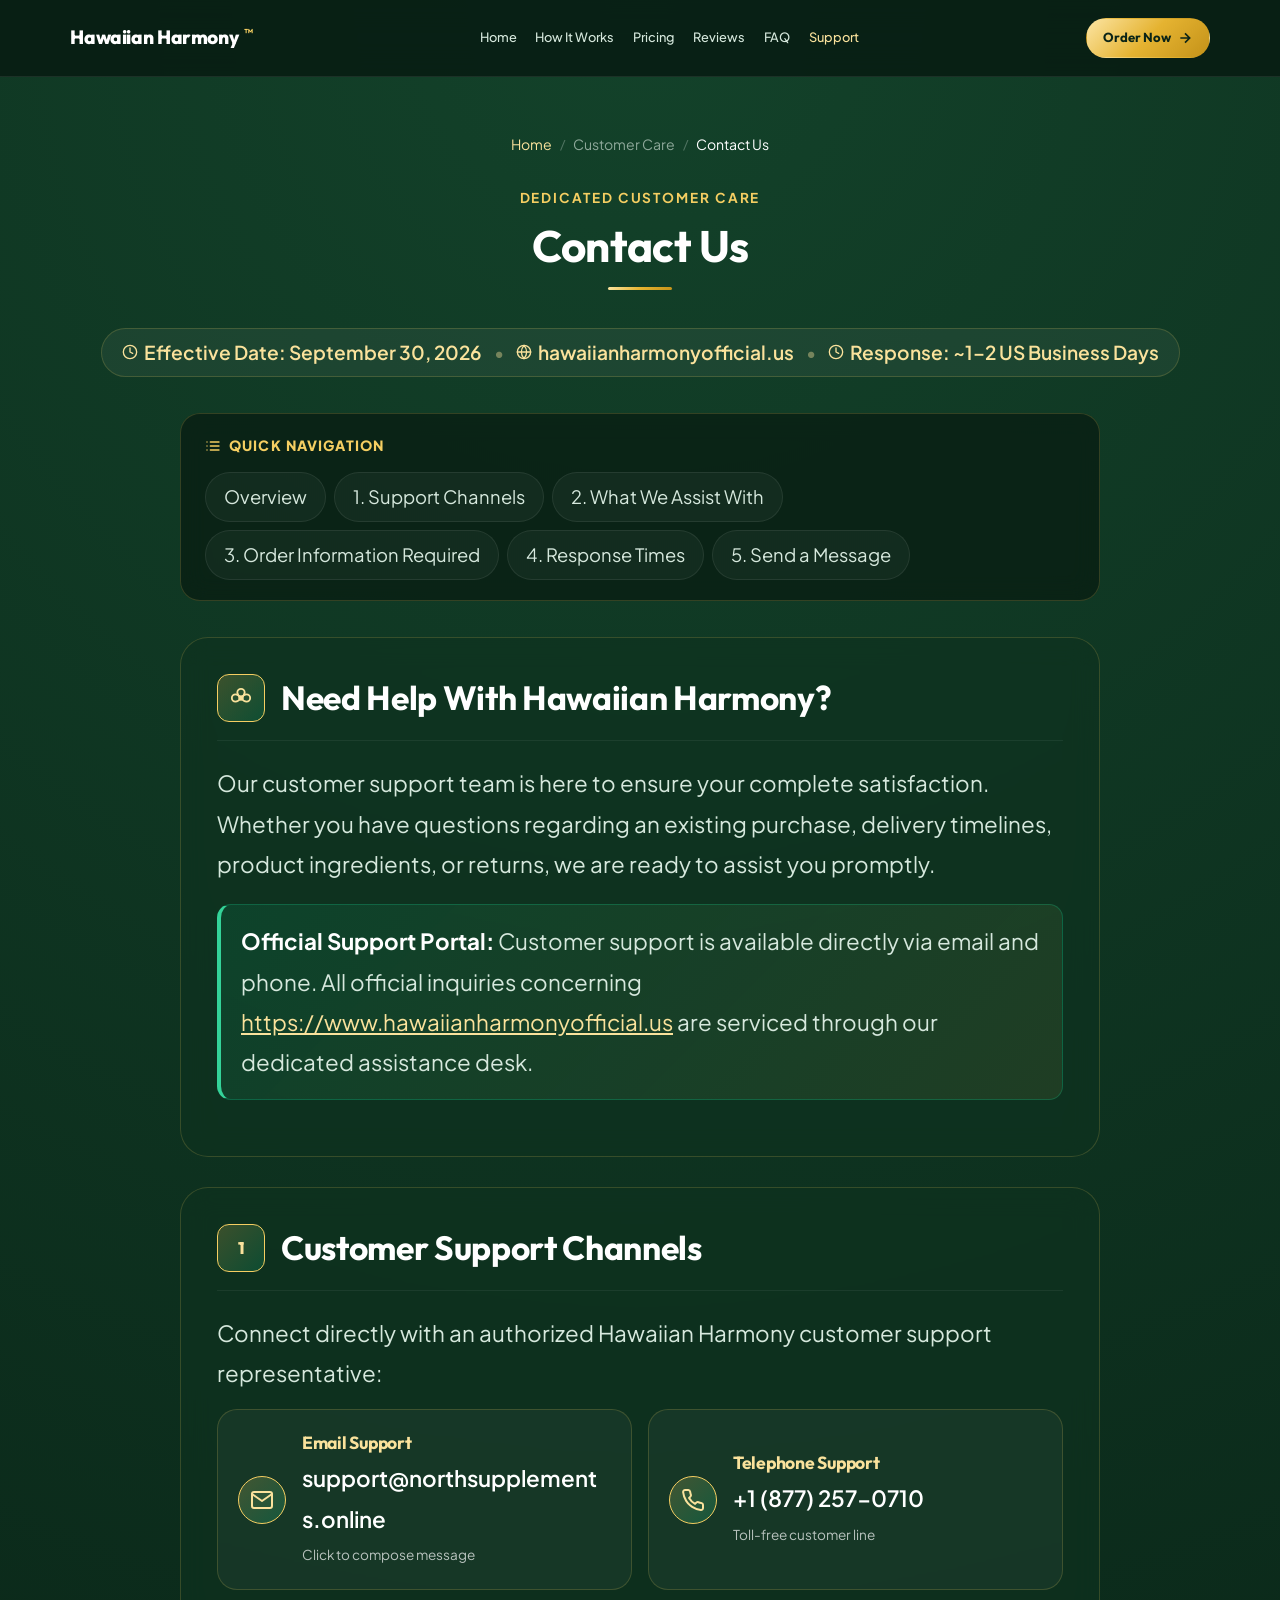
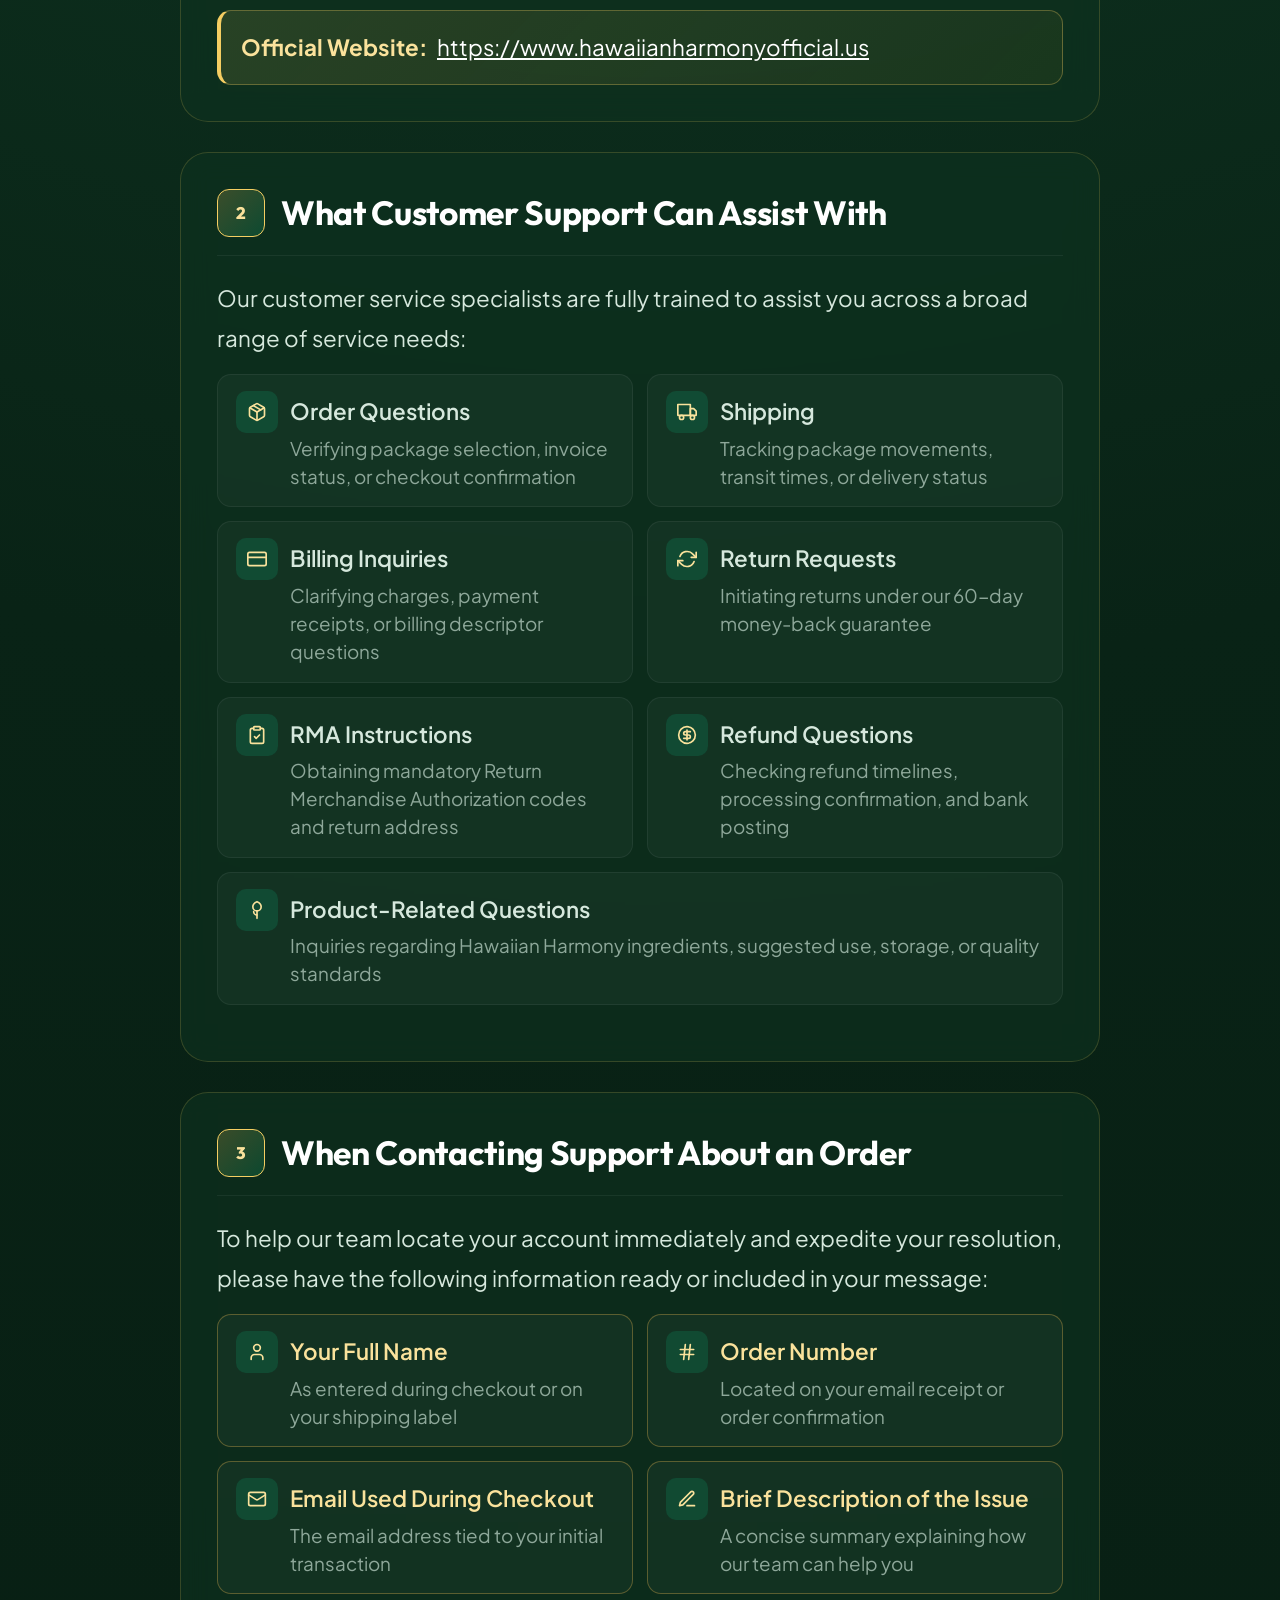
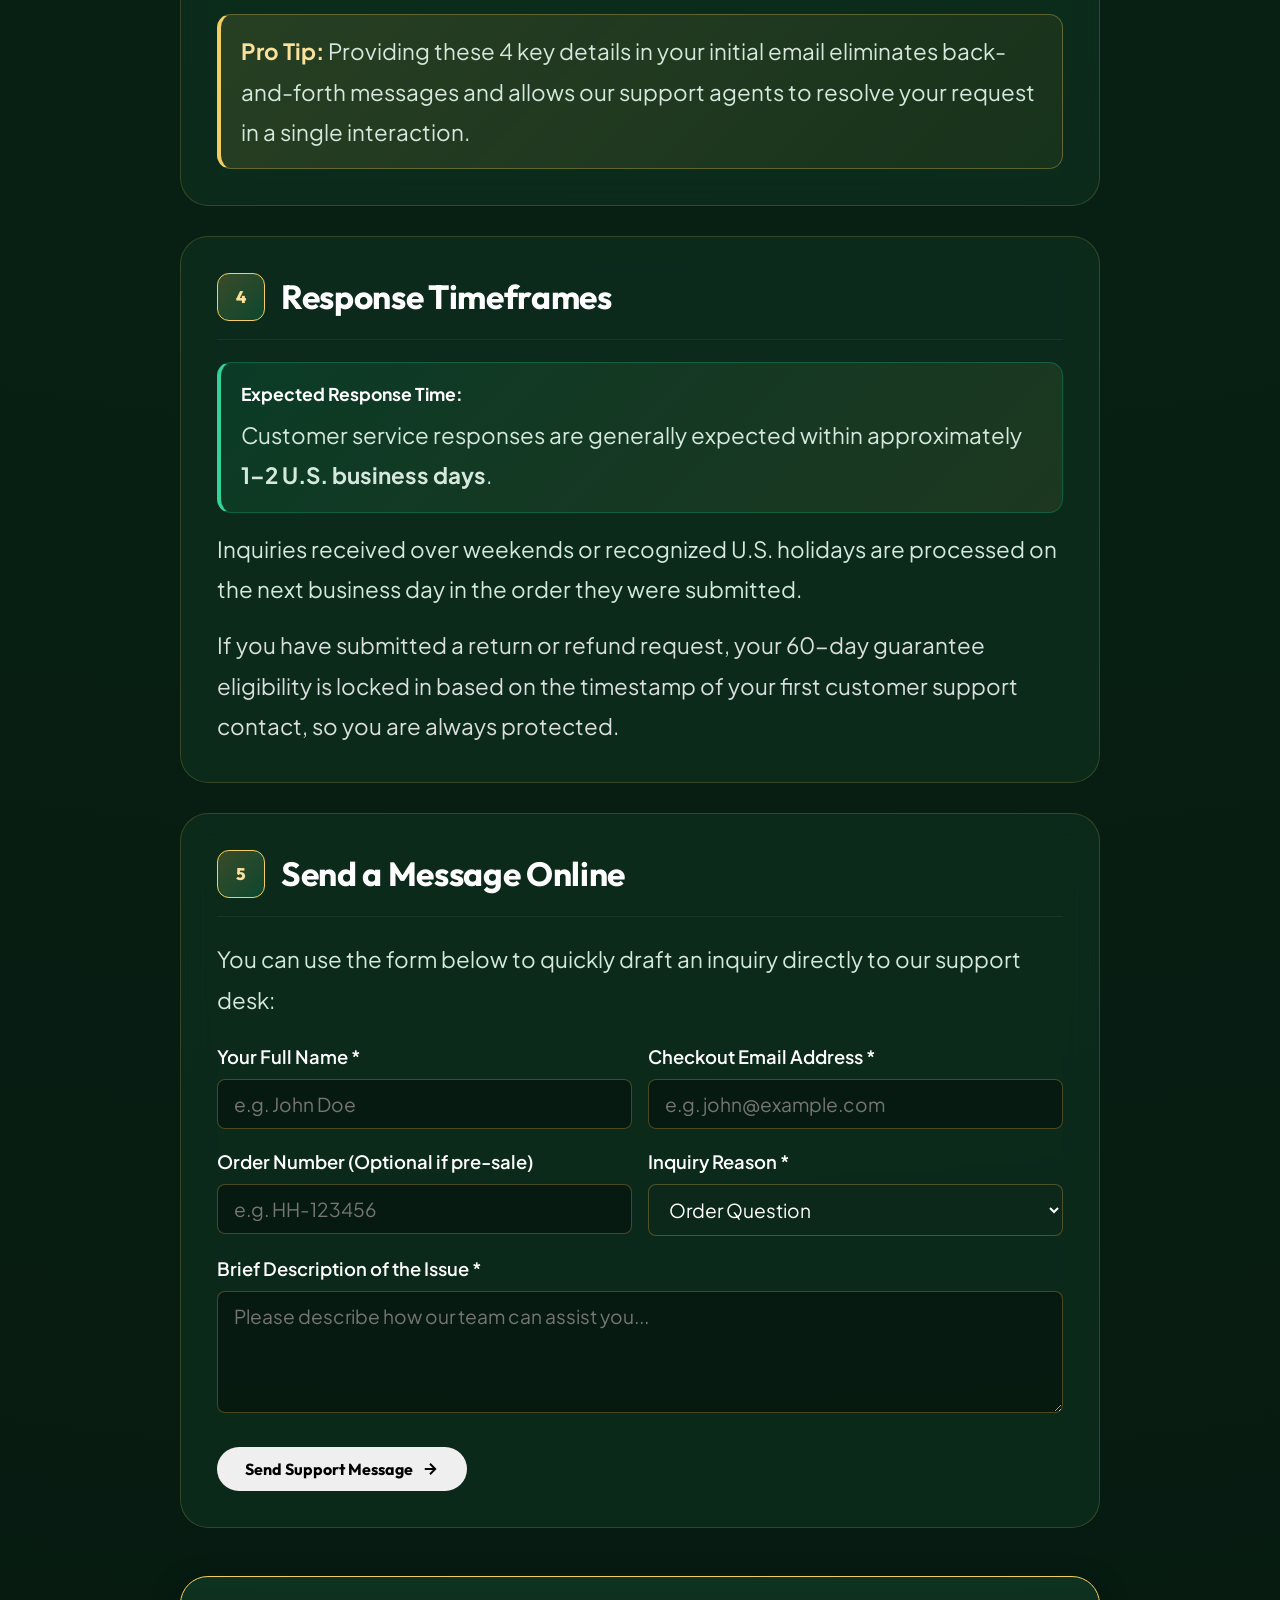
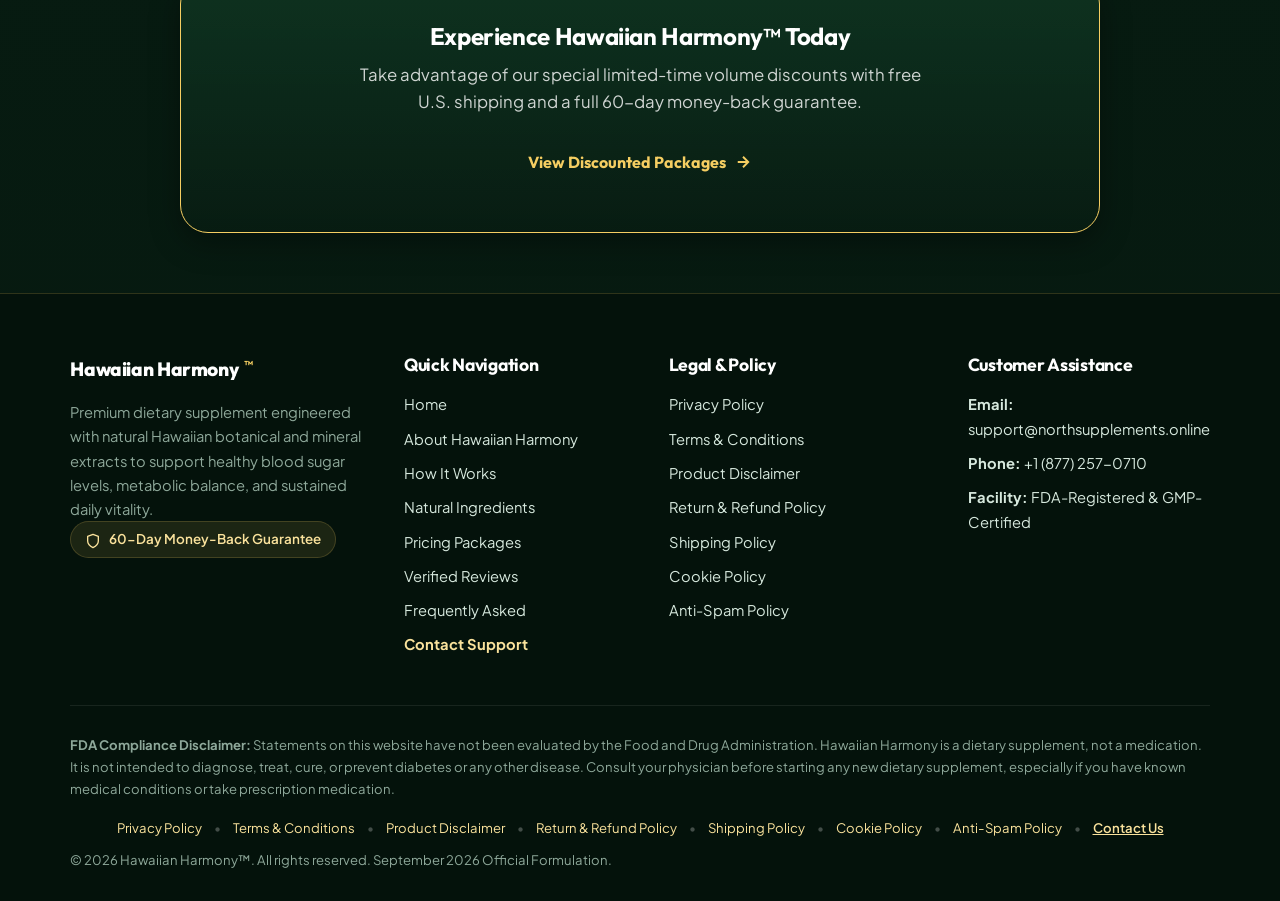
<file: contact.html>
<!DOCTYPE html>
<html lang="en">

<head>
  <meta charset="utf-8" />
  <meta content="width=device-width, initial-scale=1.0" name="viewport" />
  <title>
    Contact Us | Hawaiian Harmony Official Website
  </title>
  <meta
    content="Need help with Hawaiian Harmony? Contact our dedicated customer support team for assistance with orders, shipping, billing, returns, RMA instructions, and product inquiries."
    name="description" />
  <link rel="canonical" href="https://www.hawaiianharmonyofficial.us/contact.html" />

  <!-- Open Graph / Facebook -->
  <meta property="og:type" content="website" />
  <meta property="og:locale" content="en_US" />
  <meta property="og:site_name" content="Hawaiian Harmony" />
  <meta property="og:url" content="https://www.hawaiianharmonyofficial.us/contact.html" />
  <meta property="og:title" content="Contact Us | Hawaiian Harmony Official Website" />
  <meta property="og:description" content="Need help with Hawaiian Harmony? Contact our dedicated customer support team for assistance with orders, shipping, billing, returns, RMA instructions, and product inquiries." />
  <meta property="og:image" content="https://www.hawaiianharmonyofficial.us/images/hero_bottle.jpg" />
  <meta property="og:image:alt" content="Contact Hawaiian Harmony Customer Support" />

  <!-- Twitter Cards -->
  <meta name="twitter:card" content="summary_large_image" />
  <meta name="twitter:title" content="Contact Us | Hawaiian Harmony Official Website" />
  <meta name="twitter:description" content="Need help with Hawaiian Harmony? Contact our dedicated customer support team for assistance with orders, shipping, billing, returns, RMA instructions, and product inquiries." />
  <meta name="twitter:image" content="https://www.hawaiianharmonyofficial.us/images/hero_bottle.jpg" />

  <!-- Structured Data (JSON-LD) -->
  <script type="application/ld+json">
  {
    "@context": "https://schema.org",
    "@graph": [
      {
        "@type": "Organization",
        "@id": "https://www.hawaiianharmonyofficial.us/#organization",
        "name": "Hawaiian Harmony",
        "alternateName": "North Supplements",
        "url": "https://www.hawaiianharmonyofficial.us/",
        "logo": {
          "@type": "ImageObject",
          "@id": "https://www.hawaiianharmonyofficial.us/#logo",
          "url": "https://www.hawaiianharmonyofficial.us/images/hero_bottle.jpg",
          "caption": "Hawaiian Harmony"
        },
        "image": "https://www.hawaiianharmonyofficial.us/images/hero_bottle.jpg",
        "contactPoint": [
          {
            "@type": "ContactPoint",
            "telephone": "+1-877-257-0710",
            "contactType": "customer service",
            "email": "support@northsupplements.online",
            "availableLanguage": ["en", "English"]
          }
        ]
      },
      {
        "@type": "ContactPage",
        "@id": "https://www.hawaiianharmonyofficial.us/contact.html#webpage",
        "url": "https://www.hawaiianharmonyofficial.us/contact.html",
        "name": "Contact Us | Hawaiian Harmony Official Website",
        "description": "Need help with Hawaiian Harmony? Contact our dedicated customer support team for assistance with orders, shipping, billing, returns, RMA instructions, and product inquiries.",
        "isPartOf": {
          "@type": "WebSite",
          "@id": "https://www.hawaiianharmonyofficial.us/#website",
          "url": "https://www.hawaiianharmonyofficial.us/",
          "name": "Hawaiian Harmony"
        },
        "breadcrumb": {
          "@id": "https://www.hawaiianharmonyofficial.us/contact.html#breadcrumb"
        },
        "mainEntity": {
          "@type": "Organization",
          "name": "Hawaiian Harmony Customer Support",
          "telephone": "+1-877-257-0710",
          "email": "support@northsupplements.online",
          "url": "https://www.hawaiianharmonyofficial.us/"
        },
        "inLanguage": "en-US"
      },
      {
        "@type": "BreadcrumbList",
        "@id": "https://www.hawaiianharmonyofficial.us/contact.html#breadcrumb",
        "itemListElement": [
          {
            "@type": "ListItem",
            "position": 1,
            "name": "Home",
            "item": "https://www.hawaiianharmonyofficial.us/"
          },
          {
            "@type": "ListItem",
            "position": 2,
            "name": "Contact Us",
            "item": "https://www.hawaiianharmonyofficial.us/contact.html"
          }
        ]
      }
    ]
  }
  </script>

  <link href="https://fonts.googleapis.com" rel="preconnect" />
  <link crossorigin="" href="https://fonts.gstatic.com" rel="preconnect" />
  <link
    href="https://fonts.googleapis.com/css2?family=Outfit:wght@300;400;500;600;700;800&amp;family=Plus+Jakarta+Sans:ital,wght@0,300;0,400;0,500;0,600;0,700;0,800;1,400;1,600&amp;display=swap"
    rel="stylesheet" />
  <link href="styles.css?v=3.4" rel="stylesheet" />
</head>

<body class="inner-page">
  <!-- HEADER -->
  <header class="site-header" id="site-header">
    <div class="container header-container">
      <a class="brand-logo" href="index.html">
        <span class="brand-name">
          Hawaiian Harmony
          <span class="trademark">
            ™
          </span>
        </span>
      </a>
      <nav class="nav-menu" id="nav-menu">
        <a class="nav-link" href="index.html">
          Home
        </a>
        <a class="nav-link" href="index.html#how-it-works">
          How It Works
        </a>
        <a class="nav-link" href="index.html#pricing-packages">
          Pricing
        </a>
        <a class="nav-link" href="index.html#reviews">
          Reviews
        </a>
        <a class="nav-link" href="index.html#faq">
          FAQ
        </a>
        <a class="nav-link active" href="contact.html" style="color: var(--gold-300);">
          Support
        </a>
      </nav>
      <div class="header-actions">
        <a class="btn btn-nav-cta" href="index.html#pricing-packages">
          <span>
            Order Now
          </span>
          <svg fill="none" height="16" stroke="currentColor" stroke-width="2.5" viewbox="0 0 24 24" width="16">
            <path d="M5 12h14M12 5l7 7-7 7">
            </path>
          </svg>
        </a>
        <button aria-label="Toggle navigation menu" class="nav-toggle-btn" id="nav-toggle" type="button">
          <span class="hamburger-line">
          </span>
          <span class="hamburger-line">
          </span>
          <span class="hamburger-line">
          </span>
        </button>
      </div>
    </div>
  </header>

  <main id="main-content">
    <!-- HERO SECTION -->
    <section class="policy-hero-section">
      <div class="container">
        <nav aria-label="Breadcrumb" class="policy-breadcrumbs">
          <a href="index.html">Home</a>
          <span class="policy-breadcrumb-sep">/</span>
          <span>Customer Care</span>
          <span class="policy-breadcrumb-sep">/</span>
          <span style="color: #fff;">Contact Us</span>
        </nav>
        <span class="section-kicker">
          Dedicated Customer Care
        </span>
        <h1 class="section-title" style="font-size: clamp(2rem, 3.5vw, 2.75rem); margin-bottom: 8px;">
          Contact Us
        </h1>
        <div class="divider-gold">
        </div>
        <div class="policy-meta-bar">
          <span class="policy-meta-item">
            <svg class="svg-icon" width="16" height="16" viewBox="0 0 24 24" fill="none" stroke="currentColor" stroke-width="2" stroke-linecap="round" stroke-linejoin="round"><circle cx="12" cy="12" r="10"/><polyline points="12 6 12 12 16 14"/></svg>
            Effective Date: September 30, 2026
          </span>
          <span class="policy-meta-dot">•</span>
          <span class="policy-meta-item">
            <svg class="svg-icon" width="16" height="16" viewBox="0 0 24 24" fill="none" stroke="currentColor" stroke-width="2" stroke-linecap="round" stroke-linejoin="round"><circle cx="12" cy="12" r="10"/><line x1="2" y1="12" x2="22" y2="12"/><path d="M12 2a15.3 15.3 0 0 1 4 10 15.3 15.3 0 0 1-4 10 15.3 15.3 0 0 1-4-10 15.3 15.3 0 0 1 4-10z"/></svg>
            hawaiianharmonyofficial.us
          </span>
          <span class="policy-meta-dot">•</span>
          <span class="policy-meta-item">
            <svg class="svg-icon" width="16" height="16" viewBox="0 0 24 24" fill="none" stroke="currentColor" stroke-width="2" stroke-linecap="round" stroke-linejoin="round"><circle cx="12" cy="12" r="10"/><polyline points="12 6 12 12 16 14"/></svg>
            Response: ~1–2 US Business Days
          </span>
        </div>
      </div>
    </section>

    <!-- MAIN CONTACT PAGE CONTENT -->
    <div class="policy-container">
      <!-- QUICK NAVIGATION PILLS -->
      <div class="policy-nav-wrapper">
        <div class="policy-nav-title">
          <svg class="svg-icon" width="16" height="16" viewBox="0 0 24 24" fill="none" stroke="currentColor" stroke-width="2" stroke-linecap="round" stroke-linejoin="round"><line x1="8" y1="6" x2="21" y2="6"/><line x1="8" y1="12" x2="21" y2="12"/><line x1="8" y1="18" x2="21" y2="18"/><line x1="3" y1="6" x2="3.01" y2="6"/><line x1="3" y1="12" x2="3.01" y2="12"/><line x1="3" y1="18" x2="3.01" y2="18"/></svg>
          Quick Navigation
        </div>
        <div class="policy-nav-links">
          <a class="policy-nav-link" href="#overview">Overview</a>
          <a class="policy-nav-link" href="#support-channels">1. Support Channels</a>
          <a class="policy-nav-link" href="#support-scope">2. What We Assist With</a>
          <a class="policy-nav-link" href="#order-checklist">3. Order Information Required</a>
          <a class="policy-nav-link" href="#response-time">4. Response Times</a>
          <a class="policy-nav-link" href="#contact-form-section">5. Send a Message</a>
        </div>
      </div>

      <!-- OVERVIEW / HERO CARD -->
      <article class="policy-card" id="overview">
        <div class="policy-card-header">
          <span class="policy-sec-num"><svg class="svg-icon" width="22" height="22" viewBox="0 0 24 24" fill="none" stroke="currentColor" stroke-width="2" stroke-linecap="round" stroke-linejoin="round"><path d="M12 2a4 4 0 0 0-4 4c0 3 4 6 4 6s4-3 4-6a4 4 0 0 0-4-4z"/><path d="M12 12s-3 4-6 4a4 4 0 1 1 0-8c3 0 6 4 6 4z"/><path d="M12 12s3 4 6 4a4 4 0 1 0 0-8c-3 0-6 4-6 4z"/><circle cx="12" cy="12" r="2"/></svg></span>
          <div>
            <h2 class="policy-sec-title">
              Need Help With Hawaiian Harmony?
            </h2>
          </div>
        </div>
        <div class="policy-body">
          <p class="policy-intro-lead">
            Our customer support team is here to ensure your complete satisfaction. Whether you have questions regarding an existing purchase, delivery timelines, product ingredients, or returns, we are ready to assist you promptly.
          </p>
          <div class="policy-highlight-banner">
            <strong style="color: #fff;">Official Support Portal:</strong> Customer support is available directly via email and phone. All official inquiries concerning <a href="https://www.hawaiianharmonyofficial.us" style="color: var(--gold-300); text-decoration: underline;" target="_blank" rel="noopener">https://www.hawaiianharmonyofficial.us</a> are serviced through our dedicated assistance desk.
          </div>
        </div>
      </article>

      <!-- SECTION 1: DIRECT SUPPORT CHANNELS -->
      <article class="policy-card" id="support-channels">
        <div class="policy-card-header">
          <span class="policy-sec-num">1</span>
          <div>
            <h2 class="policy-sec-title">
              Customer Support Channels
            </h2>
          </div>
        </div>
        <div class="policy-body">
          <p>
            Connect directly with an authorized Hawaiian Harmony customer support representative:
          </p>

          <div class="policy-contact-grid" style="margin-top: 16px; margin-bottom: 20px;">
            <a class="policy-contact-card" href="mailto:support@northsupplements.online">
              <div class="policy-contact-icon">
                <svg class="svg-icon" width="24" height="24" viewBox="0 0 24 24" fill="none" stroke="currentColor" stroke-width="2" stroke-linecap="round" stroke-linejoin="round"><path d="M4 4h16c1.1 0 2 .9 2 2v12c0 1.1-.9 2-2 2H4c-1.1 0-2-.9-2-2V6c0-1.1.9-2 2-2z"/><polyline points="22,6 12,13 2,6"/></svg>
              </div>
              <div class="policy-contact-info">
                <h4 style="color: var(--gold-300); font-size: 1.1rem; margin-bottom: 4px;">Email Support</h4>
                <p style="color: #ffffff; font-weight: 600; font-size: 1.05rem; word-break: break-all;">support@northsupplements.online</p>
                <span style="display: block; font-size: 0.85rem; color: rgba(255,255,255,0.7); margin-top: 4px;">Click to compose message</span>
              </div>
            </a>

            <a class="policy-contact-card" href="tel:+18772570710">
              <div class="policy-contact-icon">
                <svg class="svg-icon" width="24" height="24" viewBox="0 0 24 24" fill="none" stroke="currentColor" stroke-width="2" stroke-linecap="round" stroke-linejoin="round"><path d="M22 16.92v3a2 2 0 0 1-2.18 2 19.79 19.79 0 0 1-8.63-3.07 19.5 19.5 0 0 1-6-6 19.79 19.79 0 0 1-3.07-8.67A2 2 0 0 1 4.11 2h3a2 2 0 0 1 2 1.72 12.84 12.84 0 0 0 .7 2.81 2 2 0 0 1-.45 2.11L8.09 9.91a16 16 0 0 0 6 6l1.27-1.27a2 2 0 0 1 2.11-.45 12.84 12.84 0 0 0 2.81.7A2 2 0 0 1 22 16.92z"/></svg>
              </div>
              <div class="policy-contact-info">
                <h4 style="color: var(--gold-300); font-size: 1.1rem; margin-bottom: 4px;">Telephone Support</h4>
                <p style="color: #ffffff; font-weight: 600; font-size: 1.05rem;">+1 (877) 257-0710</p>
                <span style="display: block; font-size: 0.85rem; color: rgba(255,255,255,0.7); margin-top: 4px;">Toll-free customer line</span>
              </div>
            </a>
          </div>

          <div class="policy-advisory-box" style="margin-bottom: 0;">
            <strong style="color: var(--gold-300);">Official Website:</strong>
            <a href="https://www.hawaiianharmonyofficial.us" style="color: #fff; text-decoration: underline; margin-left: 6px;" target="_blank" rel="noopener">https://www.hawaiianharmonyofficial.us</a>
          </div>
        </div>
      </article>

      <!-- SECTION 2: WHAT CUSTOMER SUPPORT CAN ASSIST WITH -->
      <article class="policy-card" id="support-scope">
        <div class="policy-card-header">
          <span class="policy-sec-num">2</span>
          <div>
            <h2 class="policy-sec-title">
              What Customer Support Can Assist With
            </h2>
          </div>
        </div>
        <div class="policy-body">
          <p>
            Our customer service specialists are fully trained to assist you across a broad range of service needs:
          </p>

          <div class="policy-grid-2col" style="margin-top: 16px;">
            <div class="policy-grid-item">
              <span class="policy-item-icon"><svg class="svg-icon" width="20" height="20" viewBox="0 0 24 24" fill="none" stroke="currentColor" stroke-width="2" stroke-linecap="round" stroke-linejoin="round"><path d="m7.5 4.27 9 5.15"/><path d="M21 8a2 2 0 0 0-1-1.73l-7-4a2 2 0 0 0-2 0l-7 4A2 2 0 0 0 3 8v8a2 2 0 0 0 1 1.73l7 4a2 2 0 0 0 2 0l7-4A2 2 0 0 0 21 16Z"/><path d="m3.3 7 8.7 5 8.7-5"/><path d="M12 22V12"/></svg></span>
              <div>
                <div class="policy-item-text">Order Questions</div>
                <span class="policy-item-sub">Verifying package selection, invoice status, or checkout confirmation</span>
              </div>
            </div>

            <div class="policy-grid-item">
              <span class="policy-item-icon"><svg class="svg-icon" width="20" height="20" viewBox="0 0 24 24" fill="none" stroke="currentColor" stroke-width="2" stroke-linecap="round" stroke-linejoin="round"><rect x="1" y="3" width="15" height="13"/><polygon points="16 8 20 8 23 11 23 16 16 16 16 8"/><circle cx="5.5" cy="18.5" r="2.5"/><circle cx="18.5" cy="18.5" r="2.5"/></svg></span>
              <div>
                <div class="policy-item-text">Shipping</div>
                <span class="policy-item-sub">Tracking package movements, transit times, or delivery status</span>
              </div>
            </div>

            <div class="policy-grid-item">
              <span class="policy-item-icon"><svg class="svg-icon" width="20" height="20" viewBox="0 0 24 24" fill="none" stroke="currentColor" stroke-width="2" stroke-linecap="round" stroke-linejoin="round"><rect x="1" y="4" width="22" height="16" rx="2" ry="2"/><line x1="1" y1="10" x2="23" y2="10"/></svg></span>
              <div>
                <div class="policy-item-text">Billing Inquiries</div>
                <span class="policy-item-sub">Clarifying charges, payment receipts, or billing descriptor questions</span>
              </div>
            </div>

            <div class="policy-grid-item">
              <span class="policy-item-icon"><svg class="svg-icon" width="20" height="20" viewBox="0 0 24 24" fill="none" stroke="currentColor" stroke-width="2" stroke-linecap="round" stroke-linejoin="round"><polyline points="23 4 23 10 17 10"/><polyline points="1 20 1 14 7 14"/><path d="M3.51 9a9 9 0 0 1 14.85-3.36L23 10M1 14l4.64 4.36A9 9 0 0 0 20.49 15"/></svg></span>
              <div>
                <div class="policy-item-text">Return Requests</div>
                <span class="policy-item-sub">Initiating returns under our 60-day money-back guarantee</span>
              </div>
            </div>

            <div class="policy-grid-item">
              <span class="policy-item-icon"><svg class="svg-icon" width="20" height="20" viewBox="0 0 24 24" fill="none" stroke="currentColor" stroke-width="2" stroke-linecap="round" stroke-linejoin="round"><path d="M16 4h2a2 2 0 0 1 2 2v14a2 2 0 0 1-2 2H6a2 2 0 0 1-2-2V6a2 2 0 0 1 2-2h2"/><rect x="8" y="2" width="8" height="4" rx="1" ry="1"/><path d="M9 14l2 2 4-4"/></svg></span>
              <div>
                <div class="policy-item-text">RMA Instructions</div>
                <span class="policy-item-sub">Obtaining mandatory Return Merchandise Authorization codes and return address</span>
              </div>
            </div>

            <div class="policy-grid-item">
              <span class="policy-item-icon"><svg class="svg-icon" width="20" height="20" viewBox="0 0 24 24" fill="none" stroke="currentColor" stroke-width="2" stroke-linecap="round" stroke-linejoin="round"><circle cx="12" cy="12" r="10"/><path d="M16 8h-6a2 2 0 1 0 0 4h4a2 2 0 1 1 0 4H8"/><path d="M12 6v12"/></svg></span>
              <div>
                <div class="policy-item-text">Refund Questions</div>
                <span class="policy-item-sub">Checking refund timelines, processing confirmation, and bank posting</span>
              </div>
            </div>

            <div class="policy-grid-item" style="grid-column: 1 / -1;">
              <span class="policy-item-icon"><svg class="svg-icon" width="20" height="20" viewBox="0 0 24 24" fill="none" stroke="currentColor" stroke-width="2" stroke-linecap="round" stroke-linejoin="round"><path d="M12 22v-9"/><path d="M12 13a5 5 0 0 1-5-5c0-4 5-6 5-6s5 2 5 6a5 5 0 0 1-5 5Z"/><path d="M12 18a4 4 0 0 1-4-4"/></svg></span>
              <div>
                <div class="policy-item-text">Product-Related Questions</div>
                <span class="policy-item-sub">Inquiries regarding Hawaiian Harmony ingredients, suggested use, storage, or quality standards</span>
              </div>
            </div>
          </div>
        </div>
      </article>

      <!-- SECTION 3: WHEN CONTACTING SUPPORT ABOUT AN ORDER -->
      <article class="policy-card" id="order-checklist">
        <div class="policy-card-header">
          <span class="policy-sec-num">3</span>
          <div>
            <h2 class="policy-sec-title">
              When Contacting Support About an Order
            </h2>
          </div>
        </div>
        <div class="policy-body">
          <p>
            To help our team locate your account immediately and expedite your resolution, please have the following information ready or included in your message:
          </p>

          <div class="policy-grid-2col" style="margin-top: 16px; margin-bottom: 20px;">
            <div class="policy-grid-item" style="border-color: rgba(226, 179, 78, 0.35);">
              <span class="policy-item-icon"><svg class="svg-icon" width="20" height="20" viewBox="0 0 24 24" fill="none" stroke="currentColor" stroke-width="2" stroke-linecap="round" stroke-linejoin="round"><path d="M19 21v-2a4 4 0 0 0-4-4H9a4 4 0 0 0-4 4v2"/><circle cx="12" cy="7" r="4"/></svg></span>
              <div>
                <div class="policy-item-text" style="color: var(--gold-300);">Your Full Name</div>
                <span class="policy-item-sub">As entered during checkout or on your shipping label</span>
              </div>
            </div>

            <div class="policy-grid-item" style="border-color: rgba(226, 179, 78, 0.35);">
              <span class="policy-item-icon"><svg class="svg-icon" width="20" height="20" viewBox="0 0 24 24" fill="none" stroke="currentColor" stroke-width="2" stroke-linecap="round" stroke-linejoin="round"><line x1="4" y1="9" x2="20" y2="9"/><line x1="4" y1="15" x2="20" y2="15"/><line x1="10" y1="3" x2="8" y2="21"/><line x1="16" y1="3" x2="14" y2="21"/></svg></span>
              <div>
                <div class="policy-item-text" style="color: var(--gold-300);">Order Number</div>
                <span class="policy-item-sub">Located on your email receipt or order confirmation</span>
              </div>
            </div>

            <div class="policy-grid-item" style="border-color: rgba(226, 179, 78, 0.35);">
              <span class="policy-item-icon"><svg class="svg-icon" width="20" height="20" viewBox="0 0 24 24" fill="none" stroke="currentColor" stroke-width="2" stroke-linecap="round" stroke-linejoin="round"><rect x="2" y="4" width="20" height="16" rx="2"/><path d="m22 7-8.97 5.7a1.94 1.94 0 0 1-2.06 0L2 7"/></svg></span>
              <div>
                <div class="policy-item-text" style="color: var(--gold-300);">Email Used During Checkout</div>
                <span class="policy-item-sub">The email address tied to your initial transaction</span>
              </div>
            </div>

            <div class="policy-grid-item" style="border-color: rgba(226, 179, 78, 0.35);">
              <span class="policy-item-icon"><svg class="svg-icon" width="20" height="20" viewBox="0 0 24 24" fill="none" stroke="currentColor" stroke-width="2" stroke-linecap="round" stroke-linejoin="round"><path d="M12 20h9"/><path d="M16.5 3.5a2.121 2.121 0 0 1 3 3L7 19l-4 1 1-4L16.5 3.5z"/></svg></span>
              <div>
                <div class="policy-item-text" style="color: var(--gold-300);">Brief Description of the Issue</div>
                <span class="policy-item-sub">A concise summary explaining how our team can help you</span>
              </div>
            </div>
          </div>

          <div class="policy-advisory-box" style="margin-bottom: 0;">
            <strong style="color: var(--gold-300);">Pro Tip:</strong> Providing these 4 key details in your initial email eliminates back-and-forth messages and allows our support agents to resolve your request in a single interaction.
          </div>
        </div>
      </article>

      <!-- SECTION 4: RESPONSE TIMEFRAMES -->
      <article class="policy-card" id="response-time">
        <div class="policy-card-header">
          <span class="policy-sec-num">4</span>
          <div>
            <h2 class="policy-sec-title">
              Response Timeframes
            </h2>
          </div>
        </div>
        <div class="policy-body">
          <div class="policy-highlight-banner" style="margin-top: 0; margin-bottom: 16px;">
            <strong style="color: #fff; font-size: 1.1rem; display: block; margin-bottom: 4px;">Expected Response Time:</strong>
            Customer service responses are generally expected within approximately <strong>1–2 U.S. business days</strong>.
          </div>
          <p>
            Inquiries received over weekends or recognized U.S. holidays are processed on the next business day in the order they were submitted.
          </p>
          <p style="color: rgba(255,255,255,0.85); margin-bottom: 0;">
            If you have submitted a return or refund request, your 60-day guarantee eligibility is locked in based on the timestamp of your first customer support contact, so you are always protected.
          </p>
        </div>
      </article>

      <!-- SECTION 5: SEND A MESSAGE / INTERACTIVE CONTACT FORM -->
      <article class="policy-card" id="contact-form-section">
        <div class="policy-card-header">
          <span class="policy-sec-num">5</span>
          <div>
            <h2 class="policy-sec-title">
              Send a Message Online
            </h2>
          </div>
        </div>
        <div class="policy-body">
          <p style="margin-bottom: 20px;">
            You can use the form below to quickly draft an inquiry directly to our support desk:
          </p>

          <form id="support-contact-form" style="display: flex; flex-direction: column; gap: 16px;" onsubmit="handleContactSubmit(event)">
            <div style="display: grid; grid-template-columns: repeat(auto-fit, minmax(240px, 1fr)); gap: 16px;">
              <div>
                <label for="contact-name" style="display: block; font-weight: 600; color: #fff; margin-bottom: 6px;">Your Full Name *</label>
                <input type="text" id="contact-name" required placeholder="e.g. John Doe" style="width: 100%; padding: 12px 16px; border-radius: 8px; background: rgba(0,0,0,0.35); border: 1px solid rgba(226,179,78,0.3); color: #fff; font-family: inherit; box-sizing: border-box;" />
              </div>
              <div>
                <label for="contact-email" style="display: block; font-weight: 600; color: #fff; margin-bottom: 6px;">Checkout Email Address *</label>
                <input type="email" id="contact-email" required placeholder="e.g. john@example.com" style="width: 100%; padding: 12px 16px; border-radius: 8px; background: rgba(0,0,0,0.35); border: 1px solid rgba(226,179,78,0.3); color: #fff; font-family: inherit; box-sizing: border-box;" />
              </div>
            </div>

            <div style="display: grid; grid-template-columns: repeat(auto-fit, minmax(240px, 1fr)); gap: 16px;">
              <div>
                <label for="contact-order-id" style="display: block; font-weight: 600; color: #fff; margin-bottom: 6px;">Order Number (Optional if pre-sale)</label>
                <input type="text" id="contact-order-id" placeholder="e.g. HH-123456" style="width: 100%; padding: 12px 16px; border-radius: 8px; background: rgba(0,0,0,0.35); border: 1px solid rgba(226,179,78,0.3); color: #fff; font-family: inherit; box-sizing: border-box;" />
              </div>
              <div>
                <label for="contact-topic" style="display: block; font-weight: 600; color: #fff; margin-bottom: 6px;">Inquiry Reason *</label>
                <select id="contact-topic" required style="width: 100%; padding: 12px 16px; border-radius: 8px; background: #0c281a; border: 1px solid rgba(226,179,78,0.3); color: #fff; font-family: inherit; box-sizing: border-box;">
                  <option value="Order Question">Order Question</option>
                  <option value="Shipping & Tracking">Shipping &amp; Tracking</option>
                  <option value="Billing Inquiry">Billing Inquiry</option>
                  <option value="Return Request / RMA">Return Request / RMA Instructions</option>
                  <option value="Refund Question">Refund Question</option>
                  <option value="Product-Related Question">Product-Related Question</option>
                  <option value="Other">Other Customer Support</option>
                </select>
              </div>
            </div>

            <div>
              <label for="contact-message" style="display: block; font-weight: 600; color: #fff; margin-bottom: 6px;">Brief Description of the Issue *</label>
              <textarea id="contact-message" rows="4" required placeholder="Please describe how our team can assist you..." style="width: 100%; padding: 12px 16px; border-radius: 8px; background: rgba(0,0,0,0.35); border: 1px solid rgba(226,179,78,0.3); color: #fff; font-family: inherit; resize: vertical; box-sizing: border-box;"></textarea>
            </div>

            <div style="display: flex; flex-wrap: wrap; gap: 14px; align-items: center; margin-top: 6px;">
              <button type="submit" class="btn btn-hero-cta" style="padding: 12px 28px; font-size: 1rem; border: none; cursor: pointer;">
                <span>Send Support Message</span>
                <svg fill="none" height="18" stroke="currentColor" stroke-width="2.5" viewBox="0 0 24 24" width="18">
                  <path d="M5 12h14M12 5l7 7-7 7"></path>
                </svg>
              </button>
              <span id="form-status-msg" style="color: var(--gold-300); font-weight: 600;"></span>
            </div>
          </form>
        </div>
      </article>

      <!-- RETURN CTA BANNER -->
      <div class="policy-return-cta">
        <h3 style="font-size: 1.5rem; color: #fff; margin-bottom: 10px;">
          Experience Hawaiian Harmony™ Today
        </h3>
        <p style="color: rgba(255,255,255,0.8); max-width: 580px; margin: 0 auto 20px auto; ">
          Take advantage of our special limited-time volume discounts with free U.S. shipping and a full 60-day money-back guarantee.
        </p>
        <a class="btn btn-hero-cta" href="index.html#pricing-packages" style="display: inline-flex; align-items: center; gap: 8px;">
          <span>View Discounted Packages</span>
          <svg fill="none" height="18" stroke="currentColor" stroke-width="2.5" viewBox="0 0 24 24" width="18">
            <path d="M5 12h14M12 5l7 7-7 7"></path>
          </svg>
        </a>
      </div>
    </div>
  </main>

  <!-- FOOTER -->
  <footer class="site-footer">
    <div class="container footer-container">
      <div class="footer-grid">
        <div class="footer-brand-col">
          <div class="footer-logo">
            <span class="brand-name">
              Hawaiian Harmony
              <span class="trademark">
                ™
              </span>
            </span>
          </div>
          <p class="footer-mission">
            Premium dietary supplement engineered with natural Hawaiian botanical and mineral extracts to support
            healthy blood sugar levels, metabolic balance, and sustained daily vitality.
          </p>
          <div class="footer-guarantee-badge">
            <span class="badge-icon"><svg class="svg-icon" width="16" height="16" viewBox="0 0 24 24" fill="none" stroke="currentColor" stroke-width="2" stroke-linecap="round" stroke-linejoin="round"><path d="M12 22s8-4 8-10V5l-8-3-8 3v7c0 6 8 10 8 10z"/></svg></span>
            <span class="badge-text">
              60-Day Money-Back Guarantee
            </span>
          </div>
        </div>
        <div class="footer-links-col">
          <h4 class="footer-heading">
            Quick Navigation
          </h4>
          <ul class="footer-nav-list">
            <li>
              <a href="index.html">
                Home
              </a>
            </li>
            <li>
              <a href="about.html">
                About Hawaiian Harmony
              </a>
            </li>
            <li>
              <a href="index.html#how-it-works">
                How It Works
              </a>
            </li>
            <li>
              <a href="index.html#ingredients">
                Natural Ingredients
              </a>
            </li>
            <li>
              <a href="index.html#pricing-packages">
                Pricing Packages
              </a>
            </li>
            <li>
              <a href="index.html#reviews">
                Verified Reviews
              </a>
            </li>
            <li>
              <a href="index.html#faq">
                Frequently Asked
              </a>
            </li>
            <li>
              <a href="contact.html" style="color: var(--gold-300); font-weight: 700;">
                Contact Support
              </a>
            </li>
          </ul>
        </div>
        <div class="footer-links-col">
          <h4 class="footer-heading">
            Legal &amp; Policy
          </h4>
          <ul class="footer-nav-list">
            <li>
              <a href="privacy-policy.html">
                Privacy Policy
              </a>
            </li>
            <li>
              <a href="terms-and-conditions.html">
                Terms &amp; Conditions
              </a>
            </li>
            <li>
              <a href="disclaimer.html">
                Product Disclaimer
              </a>
            </li>
            <li>
              <a href="refund-policy.html">
                Return &amp; Refund Policy
              </a>
            </li>
            <li>
              <a href="shipping-policy.html">
                Shipping Policy
              </a>
            </li>
            <li>
              <a href="cookie-policy.html">
                Cookie Policy
              </a>
            </li>
            <li>
              <a href="anti-spam-policy.html">
                Anti-Spam Policy
              </a>
            </li>
          </ul>
        </div>
        <div class="footer-contact-col">
          <h4 class="footer-heading">
            Customer Assistance
          </h4>
          <p class="footer-contact-item">
            <strong>
              Email:
            </strong>
            support@northsupplements.online
          </p>
          <p class="footer-contact-item">
            <strong>
              Phone:
            </strong>
            +1 (877) 257-0710
          </p>
          <p class="footer-contact-item">
            <strong>
              Facility:
            </strong>
            FDA-Registered &amp; GMP-Certified
          </p>
        </div>
      </div>
      <div class="footer-disclaimer-card">
        <p class="disclaimer-text">
          <strong>
            FDA Compliance Disclaimer:
          </strong>
          Statements on this website have not been
          evaluated by the Food and Drug Administration. Hawaiian Harmony is a dietary supplement, not a medication. It
          is not intended to diagnose, treat, cure, or prevent diabetes or any other disease. Consult your physician
          before starting any new dietary supplement, especially if you have known medical conditions or take
          prescription medication.
        </p>
        <div style="margin: 16px 0 10px 0; text-align: center; ">
          <a href="privacy-policy.html" style="color: var(--gold-300); text-decoration: none;">Privacy Policy</a>
          <span style="color: rgba(255,255,255,0.25); margin: 0 10px;">•</span>
          <a href="terms-and-conditions.html" style="color: var(--gold-300); text-decoration: none;">Terms &amp; Conditions</a>
          <span style="color: rgba(255,255,255,0.25); margin: 0 10px;">•</span>
          <a href="disclaimer.html" style="color: var(--gold-300); text-decoration: none;">Product Disclaimer</a>
          <span style="color: rgba(255,255,255,0.25); margin: 0 10px;">•</span>
          <a href="refund-policy.html" style="color: var(--gold-300); text-decoration: none;">Return &amp; Refund Policy</a>
          <span style="color: rgba(255,255,255,0.25); margin: 0 10px;">•</span>
          <a href="shipping-policy.html" style="color: var(--gold-300); text-decoration: none;">Shipping Policy</a>
          <span style="color: rgba(255,255,255,0.25); margin: 0 10px;">•</span>
          <a href="cookie-policy.html" style="color: var(--gold-300); text-decoration: none;">Cookie Policy</a>
          <span style="color: rgba(255,255,255,0.25); margin: 0 10px;">•</span>
          <a href="anti-spam-policy.html" style="color: var(--gold-300); text-decoration: none;">Anti-Spam Policy</a>
          <span style="color: rgba(255,255,255,0.25); margin: 0 10px;">•</span>
          <a href="contact.html" style="color: var(--gold-300); text-decoration: underline; font-weight: 600;">Contact Us</a>
        </div>
        <p class="copyright-line">
          © 2026 Hawaiian Harmony™. All rights reserved. September 2026 Official
          Formulation.
        </p>
      </div>
    </div>
  </footer>

  <script src="script.js"></script>
  <script>
    function handleContactSubmit(e) {
      e.preventDefault();
      var name = document.getElementById('contact-name').value;
      var email = document.getElementById('contact-email').value;
      var orderId = document.getElementById('contact-order-id').value;
      var topic = document.getElementById('contact-topic').value;
      var message = document.getElementById('contact-message').value;
      var status = document.getElementById('form-status-msg');

      status.textContent = 'Preparing email to support desk...';
      
      var subject = encodeURIComponent('[Hawaiian Harmony Support] ' + topic + (orderId ? ' - Order #' + orderId : ''));
      var body = encodeURIComponent(
        'Name: ' + name + '\n' +
        'Email: ' + email + '\n' +
        'Order Number: ' + (orderId || 'N/A') + '\n' +
        'Inquiry Reason: ' + topic + '\n\n' +
        'Description:\n' + message
      );
      
      window.location.href = 'mailto:support@northsupplements.online?subject=' + subject + '&body=' + body;
      
      setTimeout(function() {
        status.textContent = 'If your email app did not open automatically, please send your message directly to support@northsupplements.online';
      }, 1000);
    }
  </script>
</body>

</html>
</file>
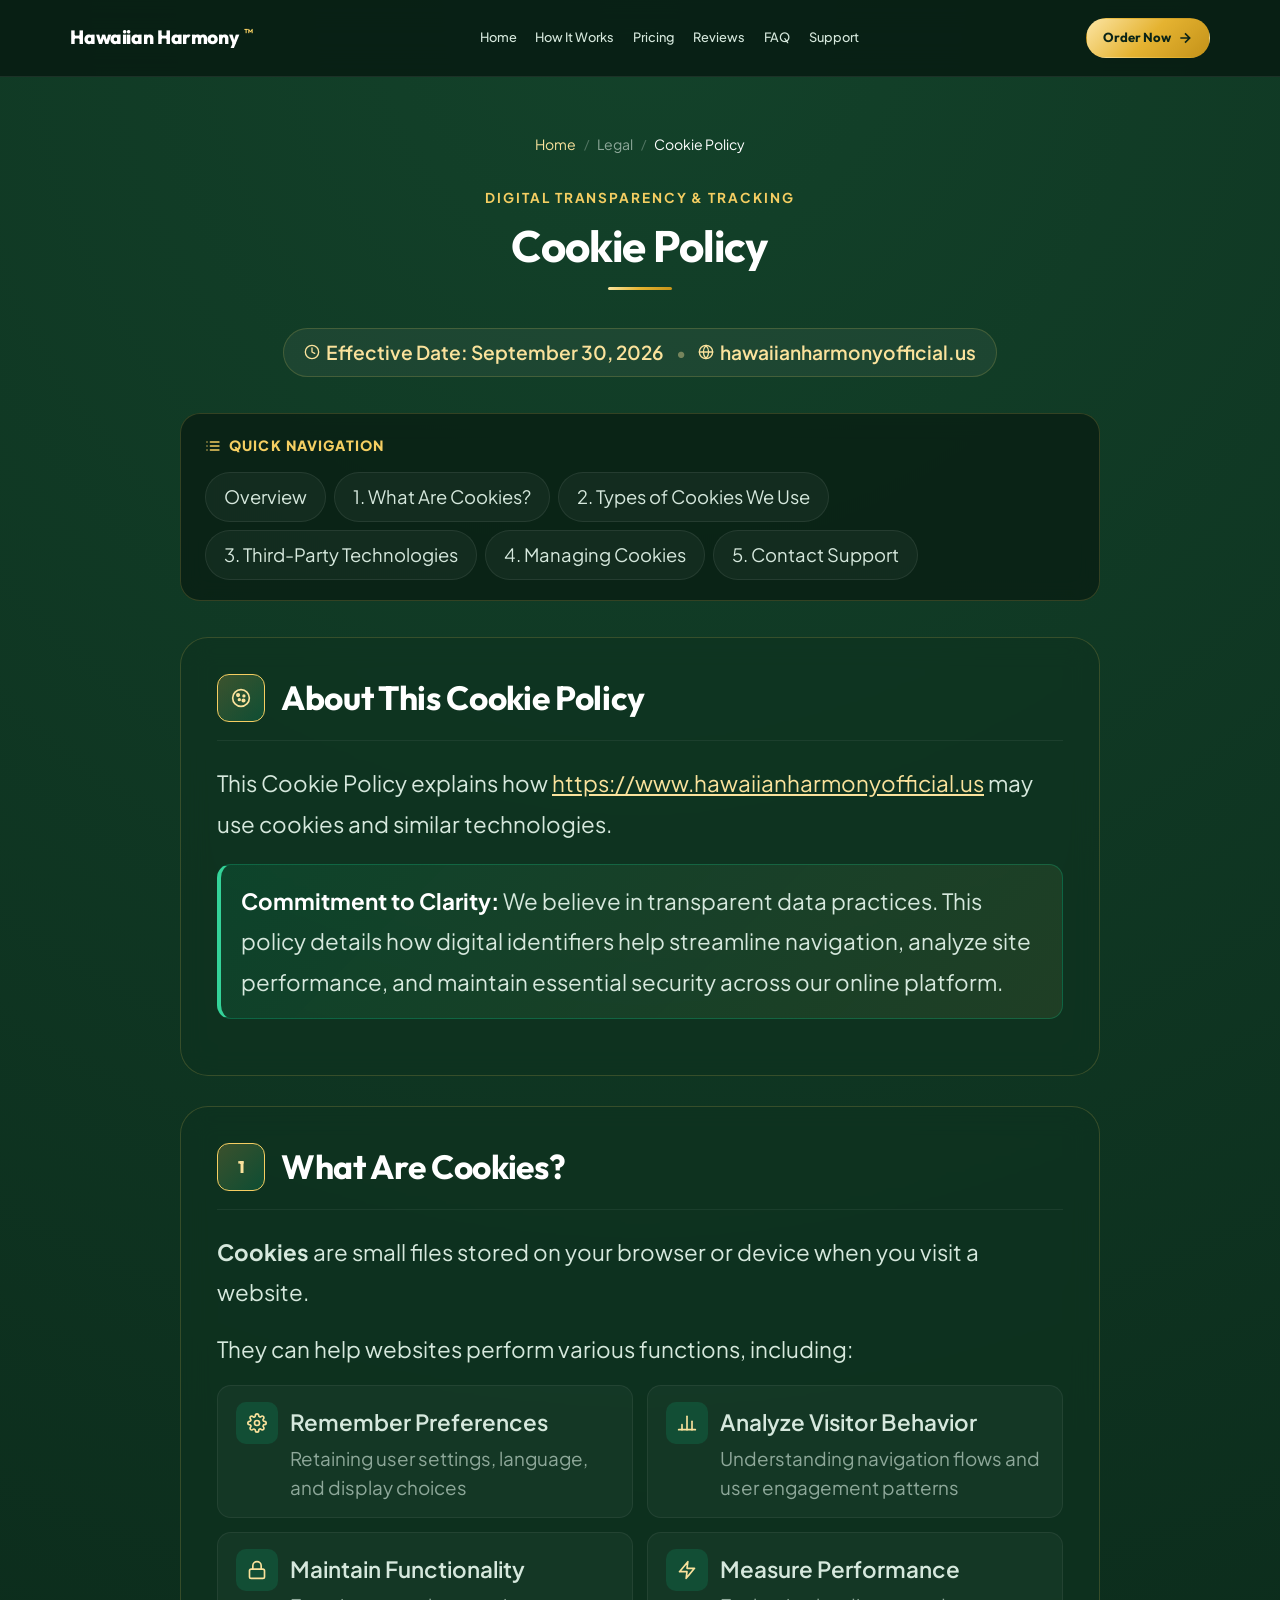
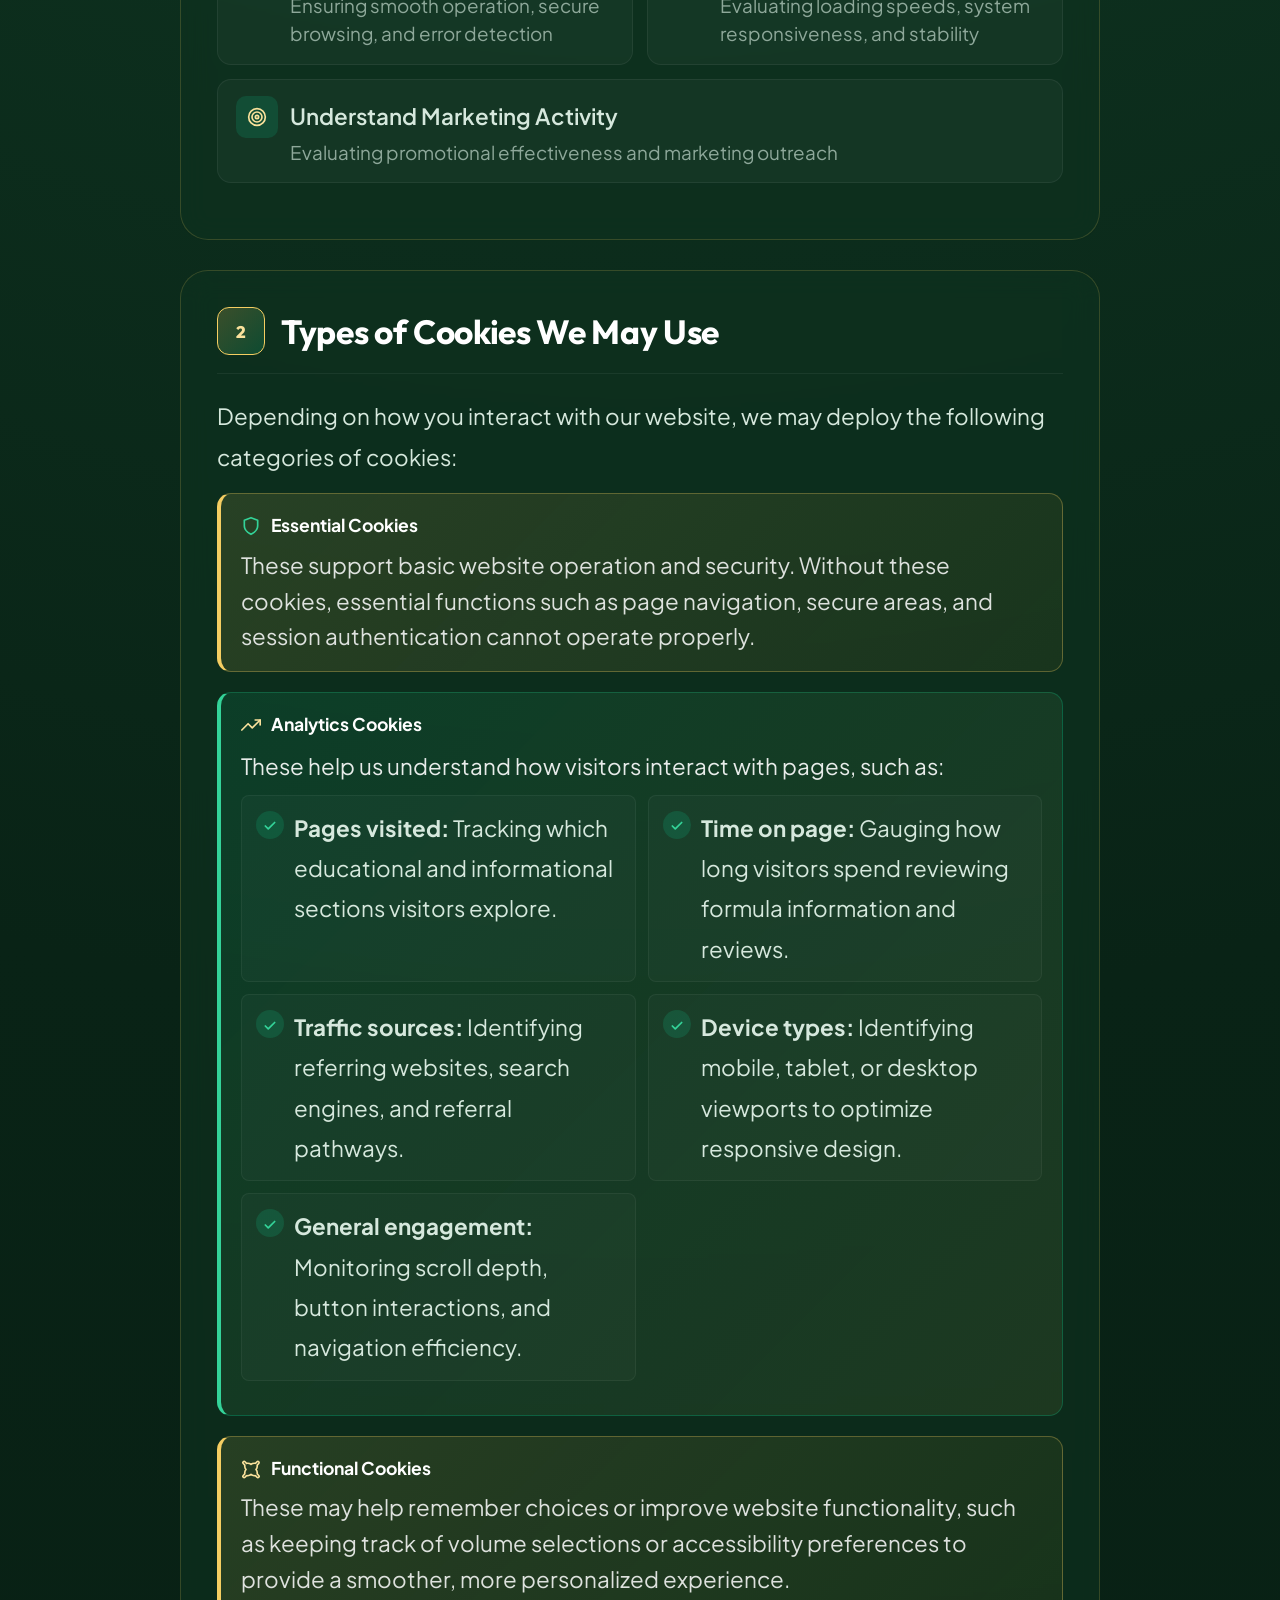
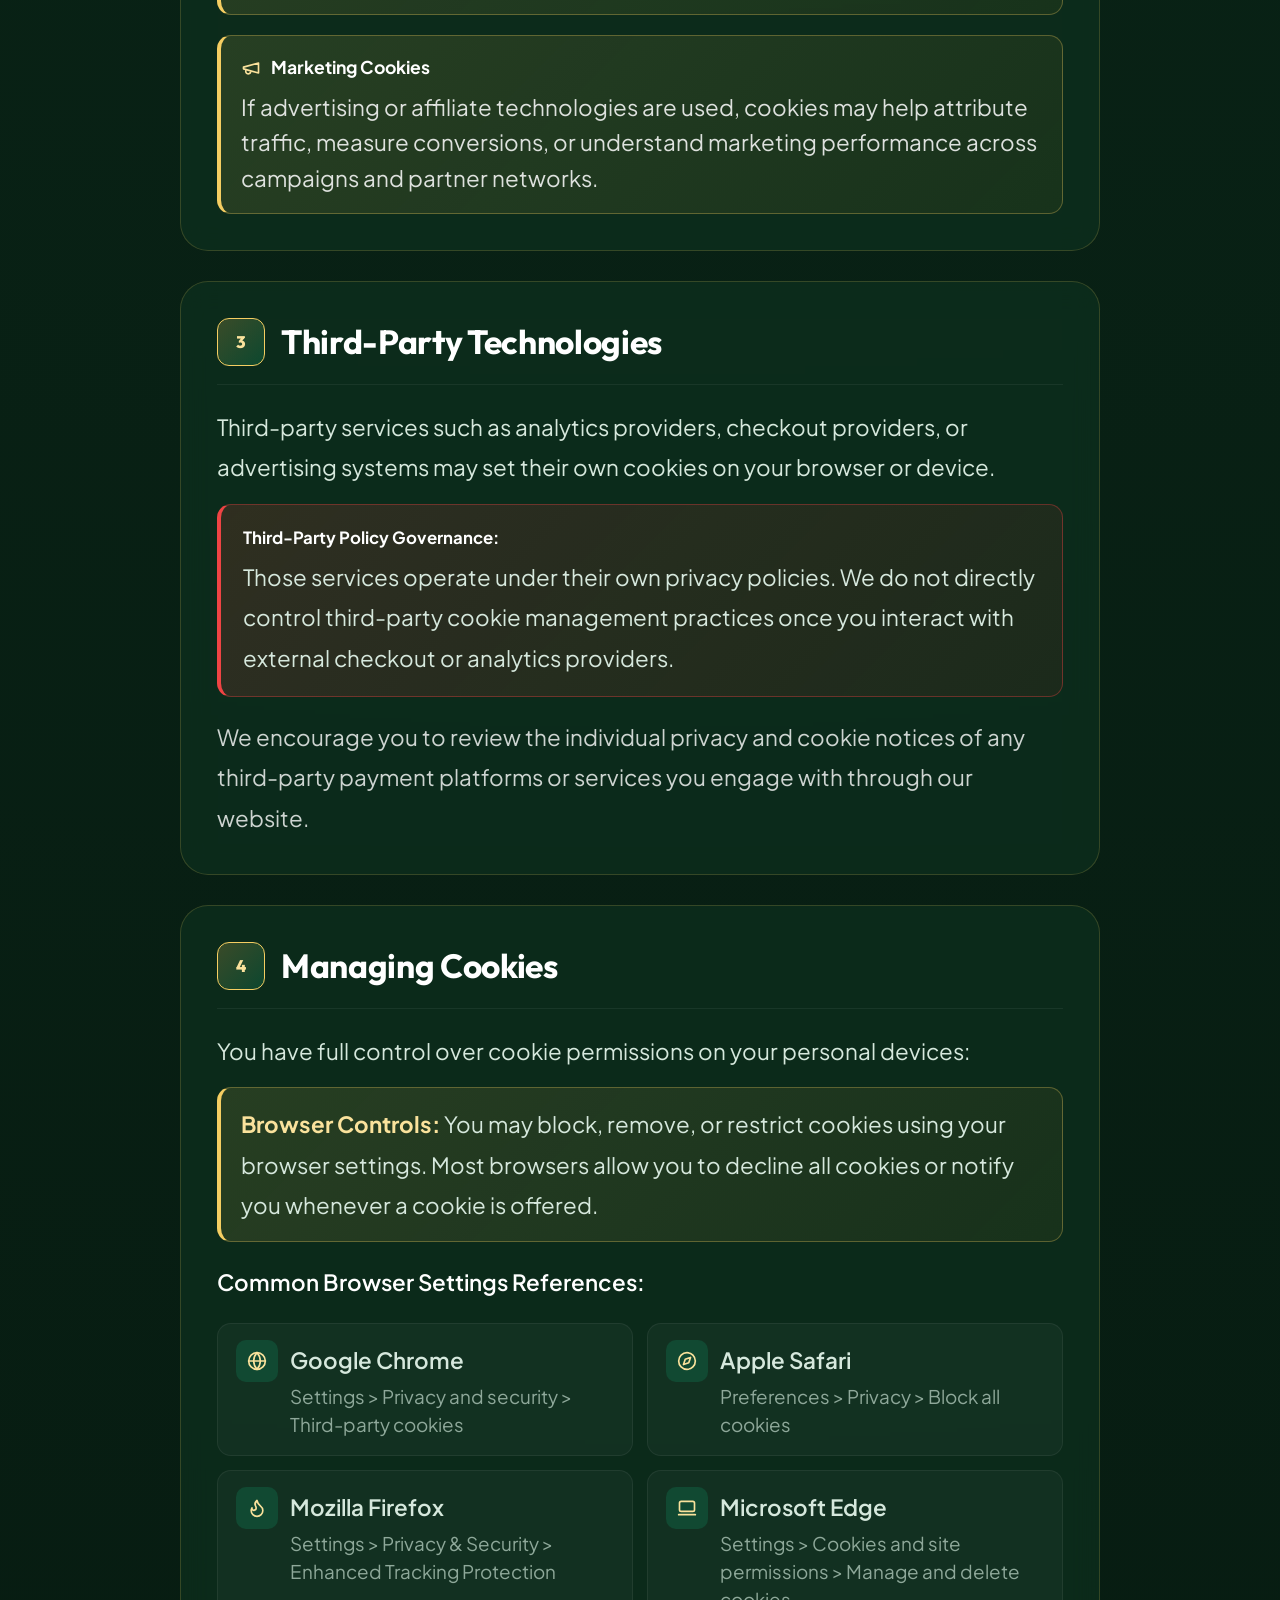
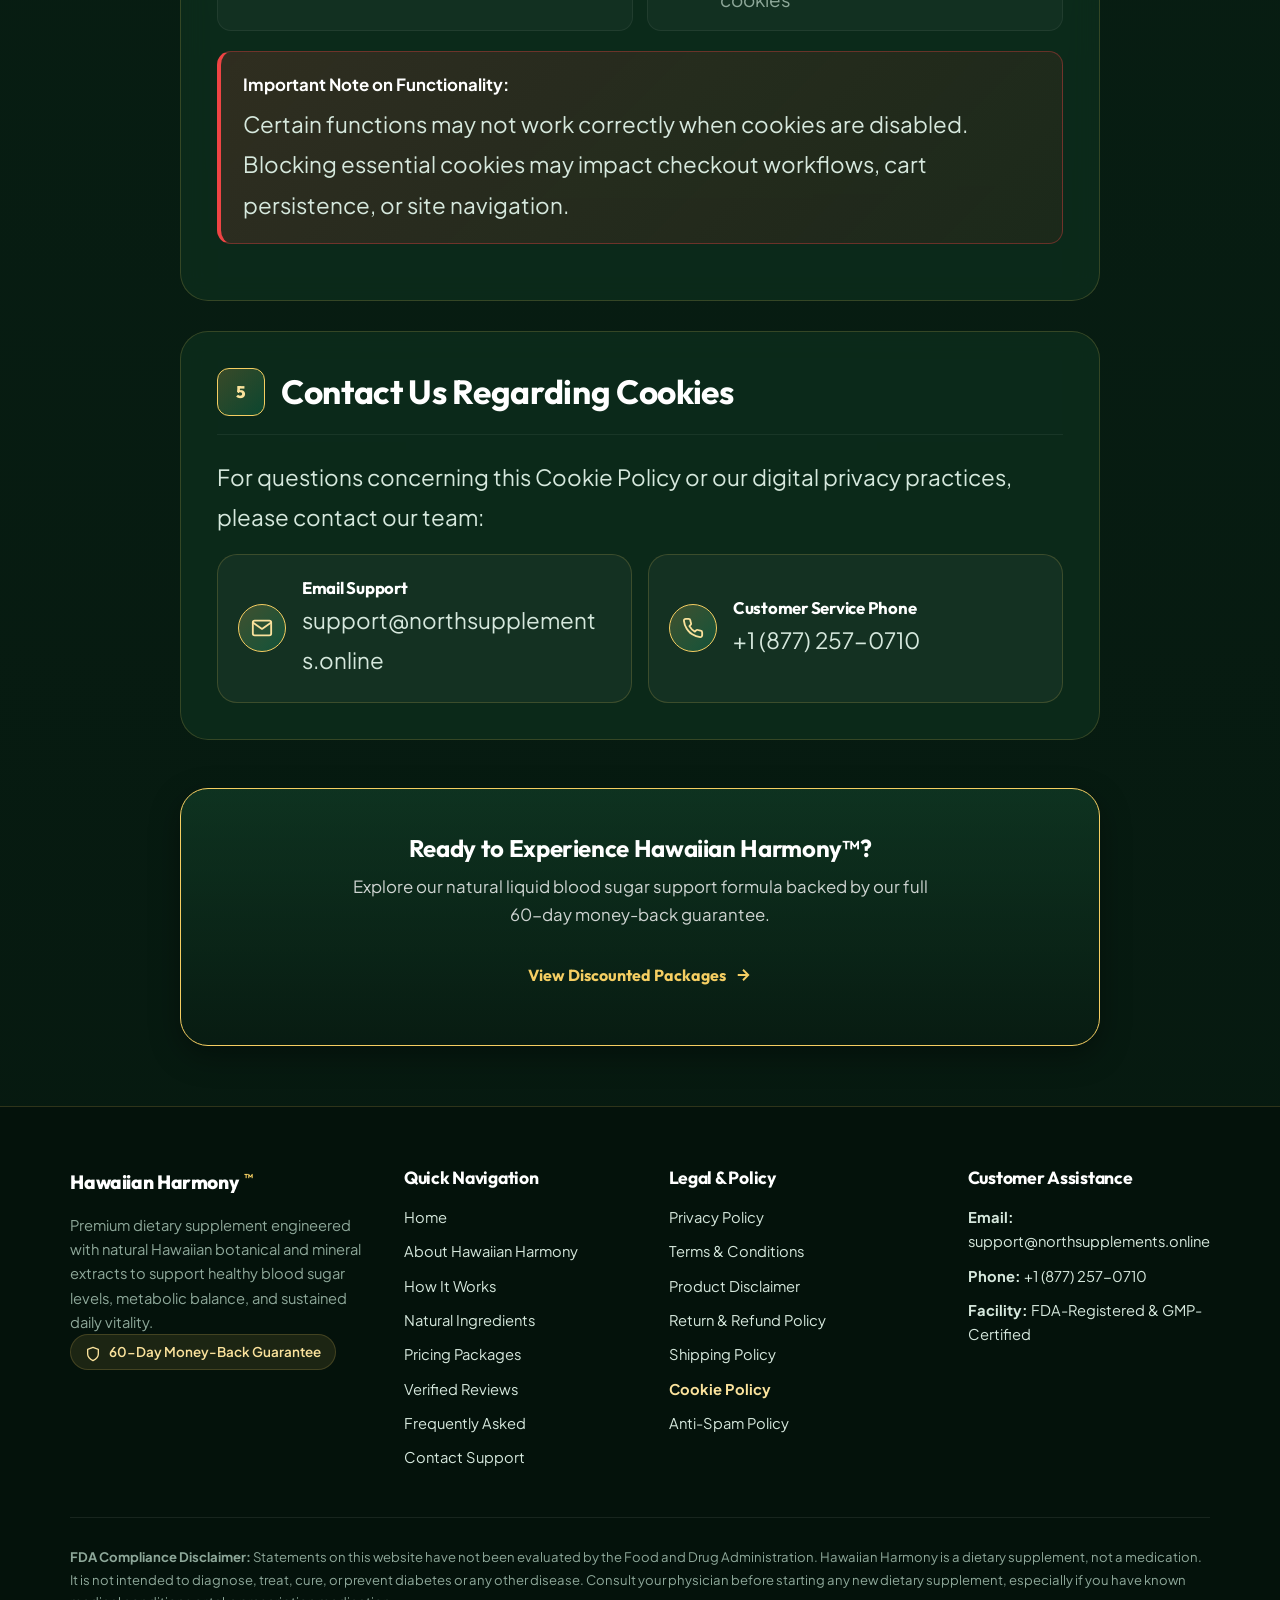
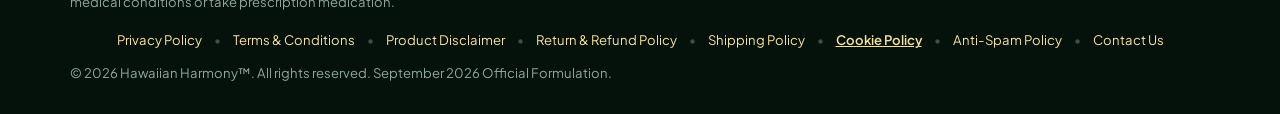
<file: cookie-policy.html>
<!DOCTYPE html>
<html lang="en">

<head>
  <meta charset="utf-8" />
  <meta content="width=device-width, initial-scale=1.0" name="viewport" />
  <title>
    Cookie Policy | Hawaiian Harmony Official Website
  </title>
  <meta
    content="Review the official Cookie Policy for Hawaiian Harmony. Learn how cookies and similar tracking technologies are used, the types of cookies deployed, and how to manage your browser settings."
    name="description" />
  <link rel="canonical" href="https://www.hawaiianharmonyofficial.us/cookie-policy.html" />

  <!-- Open Graph / Facebook -->
  <meta property="og:type" content="website" />
  <meta property="og:locale" content="en_US" />
  <meta property="og:site_name" content="Hawaiian Harmony" />
  <meta property="og:url" content="https://www.hawaiianharmonyofficial.us/cookie-policy.html" />
  <meta property="og:title" content="Cookie Policy | Hawaiian Harmony Official Website" />
  <meta property="og:description" content="Review the official Cookie Policy for Hawaiian Harmony. Learn how cookies and similar tracking technologies are used, the types of cookies deployed, and how to manage your browser settings." />
  <meta property="og:image" content="https://www.hawaiianharmonyofficial.us/images/hero_bottle.jpg" />
  <meta property="og:image:alt" content="Hawaiian Harmony Cookie Policy" />

  <!-- Twitter Cards -->
  <meta name="twitter:card" content="summary_large_image" />
  <meta name="twitter:title" content="Cookie Policy | Hawaiian Harmony Official Website" />
  <meta name="twitter:description" content="Review the official Cookie Policy for Hawaiian Harmony. Learn how cookies and similar tracking technologies are used, the types of cookies deployed, and how to manage your browser settings." />
  <meta name="twitter:image" content="https://www.hawaiianharmonyofficial.us/images/hero_bottle.jpg" />

  <!-- Structured Data (JSON-LD) -->
  <script type="application/ld+json">
  {
    "@context": "https://schema.org",
    "@graph": [
      {
        "@type": "Organization",
        "@id": "https://www.hawaiianharmonyofficial.us/#organization",
        "name": "Hawaiian Harmony",
        "alternateName": "North Supplements",
        "url": "https://www.hawaiianharmonyofficial.us/",
        "logo": {
          "@type": "ImageObject",
          "@id": "https://www.hawaiianharmonyofficial.us/#logo",
          "url": "https://www.hawaiianharmonyofficial.us/images/hero_bottle.jpg",
          "caption": "Hawaiian Harmony"
        },
        "image": "https://www.hawaiianharmonyofficial.us/images/hero_bottle.jpg",
        "contactPoint": [
          {
            "@type": "ContactPoint",
            "telephone": "+1-877-257-0710",
            "contactType": "customer service",
            "email": "support@northsupplements.online",
            "availableLanguage": ["en", "English"]
          }
        ]
      },
      {
        "@type": "WebPage",
        "@id": "https://www.hawaiianharmonyofficial.us/cookie-policy.html#webpage",
        "url": "https://www.hawaiianharmonyofficial.us/cookie-policy.html",
        "name": "Cookie Policy | Hawaiian Harmony Official Website",
        "description": "Review the official Cookie Policy for Hawaiian Harmony. Learn how cookies and similar tracking technologies are used, the types of cookies deployed, and how to manage your browser settings.",
        "isPartOf": {
          "@type": "WebSite",
          "@id": "https://www.hawaiianharmonyofficial.us/#website",
          "url": "https://www.hawaiianharmonyofficial.us/",
          "name": "Hawaiian Harmony"
        },
        "breadcrumb": {
          "@id": "https://www.hawaiianharmonyofficial.us/cookie-policy.html#breadcrumb"
        },
        "inLanguage": "en-US"
      },
      {
        "@type": "BreadcrumbList",
        "@id": "https://www.hawaiianharmonyofficial.us/cookie-policy.html#breadcrumb",
        "itemListElement": [
          {
            "@type": "ListItem",
            "position": 1,
            "name": "Home",
            "item": "https://www.hawaiianharmonyofficial.us/"
          },
          {
            "@type": "ListItem",
            "position": 2,
            "name": "Cookie Policy",
            "item": "https://www.hawaiianharmonyofficial.us/cookie-policy.html"
          }
        ]
      }
    ]
  }
  </script>

  <link href="https://fonts.googleapis.com" rel="preconnect" />
  <link crossorigin="" href="https://fonts.gstatic.com" rel="preconnect" />
  <link
    href="https://fonts.googleapis.com/css2?family=Outfit:wght@300;400;500;600;700;800&amp;family=Plus+Jakarta+Sans:ital,wght@0,300;0,400;0,500;0,600;0,700;0,800;1,400;1,600&amp;display=swap"
    rel="stylesheet" />
  <link href="styles.css?v=3.4" rel="stylesheet" />
</head>

<body class="inner-page">
  <!-- HEADER -->
  <header class="site-header" id="site-header">
    <div class="container header-container">
      <a class="brand-logo" href="index.html">
        <span class="brand-name">
          Hawaiian Harmony
          <span class="trademark">
            ™
          </span>
        </span>
      </a>
      <nav class="nav-menu" id="nav-menu">
        <a class="nav-link" href="index.html">
          Home
        </a>
        <a class="nav-link" href="index.html#how-it-works">
          How It Works
        </a>
        <a class="nav-link" href="index.html#pricing-packages">
          Pricing
        </a>
        <a class="nav-link" href="index.html#reviews">
          Reviews
        </a>
        <a class="nav-link" href="index.html#faq">
          FAQ
        </a>
        <a class="nav-link" href="contact.html">
          Support
        </a>
      </nav>
      <div class="header-actions">
        <a class="btn btn-nav-cta" href="index.html#pricing-packages">
          <span>
            Order Now
          </span>
          <svg fill="none" height="16" stroke="currentColor" stroke-width="2.5" viewbox="0 0 24 24" width="16">
            <path d="M5 12h14M12 5l7 7-7 7">
            </path>
          </svg>
        </a>
        <button aria-label="Toggle navigation menu" class="nav-toggle-btn" id="nav-toggle" type="button">
          <span class="hamburger-line">
          </span>
          <span class="hamburger-line">
          </span>
          <span class="hamburger-line">
          </span>
        </button>
      </div>
    </div>
  </header>

  <main id="main-content">
    <!-- HERO SECTION -->
    <section class="policy-hero-section">
      <div class="container">
        <nav aria-label="Breadcrumb" class="policy-breadcrumbs">
          <a href="index.html">Home</a>
          <span class="policy-breadcrumb-sep">/</span>
          <span>Legal</span>
          <span class="policy-breadcrumb-sep">/</span>
          <span style="color: #fff;">Cookie Policy</span>
        </nav>
        <span class="section-kicker">
          Digital Transparency &amp; Tracking
        </span>
        <h1 class="section-title" style="font-size: clamp(2rem, 3.5vw, 2.75rem); margin-bottom: 8px;">
          Cookie Policy
        </h1>
        <div class="divider-gold">
        </div>
        <div class="policy-meta-bar">
          <span class="policy-meta-item">
            <svg class="svg-icon" width="16" height="16" viewBox="0 0 24 24" fill="none" stroke="currentColor" stroke-width="2" stroke-linecap="round" stroke-linejoin="round"><circle cx="12" cy="12" r="10"/><polyline points="12 6 12 12 16 14"/></svg>
            Effective Date: September 30, 2026
          </span>
          <span class="policy-meta-dot">•</span>
          <span class="policy-meta-item">
            <svg class="svg-icon" width="16" height="16" viewBox="0 0 24 24" fill="none" stroke="currentColor" stroke-width="2" stroke-linecap="round" stroke-linejoin="round"><circle cx="12" cy="12" r="10"/><line x1="2" y1="12" x2="22" y2="12"/><path d="M12 2a15.3 15.3 0 0 1 4 10 15.3 15.3 0 0 1-4 10 15.3 15.3 0 0 1-4-10 15.3 15.3 0 0 1 4-10z"/></svg>
            hawaiianharmonyofficial.us
          </span>
        </div>
      </div>
    </section>

    <!-- MAIN COOKIE POLICY CONTENT -->
    <div class="policy-container">
      <!-- QUICK NAVIGATION PILLS -->
      <div class="policy-nav-wrapper">
        <div class="policy-nav-title">
          <svg class="svg-icon" width="16" height="16" viewBox="0 0 24 24" fill="none" stroke="currentColor" stroke-width="2" stroke-linecap="round" stroke-linejoin="round"><line x1="8" y1="6" x2="21" y2="6"/><line x1="8" y1="12" x2="21" y2="12"/><line x1="8" y1="18" x2="21" y2="18"/><line x1="3" y1="6" x2="3.01" y2="6"/><line x1="3" y1="12" x2="3.01" y2="12"/><line x1="3" y1="18" x2="3.01" y2="18"/></svg>
          Quick Navigation
        </div>
        <div class="policy-nav-links">
          <a class="policy-nav-link" href="#overview">Overview</a>
          <a class="policy-nav-link" href="#what-are-cookies">1. What Are Cookies?</a>
          <a class="policy-nav-link" href="#types-of-cookies">2. Types of Cookies We Use</a>
          <a class="policy-nav-link" href="#third-party">3. Third-Party Technologies</a>
          <a class="policy-nav-link" href="#managing-cookies">4. Managing Cookies</a>
          <a class="policy-nav-link" href="#contact-support">5. Contact Support</a>
        </div>
      </div>

      <!-- OVERVIEW / INTRO CARD -->
      <article class="policy-card" id="overview">
        <div class="policy-card-header">
          <span class="policy-sec-num"><svg class="svg-icon" width="20" height="20" viewBox="0 0 24 24" fill="none" stroke="currentColor" stroke-width="2" stroke-linecap="round" stroke-linejoin="round"><circle cx="12" cy="12" r="10"/><circle cx="8.5" cy="8.5" r="1.5" fill="currentColor"/><circle cx="15.5" cy="9.5" r="1" fill="currentColor"/><circle cx="10" cy="14" r="1" fill="currentColor"/><circle cx="15" cy="15" r="1.5" fill="currentColor"/></svg></span>
          <div>
            <h2 class="policy-sec-title">
              About This Cookie Policy
            </h2>
          </div>
        </div>
        <div class="policy-body">
          <p class="policy-intro-lead">
            This Cookie Policy explains how <a href="https://www.hawaiianharmonyofficial.us" style="color: var(--gold-300); text-decoration: underline;" target="_blank" rel="noopener">https://www.hawaiianharmonyofficial.us</a> may use cookies and similar technologies.
          </p>
          <div class="policy-highlight-banner">
            <strong style="color: #fff;">Commitment to Clarity:</strong> We believe in transparent data practices. This policy details how digital identifiers help streamline navigation, analyze site performance, and maintain essential security across our online platform.
          </div>
        </div>
      </article>

      <!-- SECTION 1: WHAT ARE COOKIES? -->
      <article class="policy-card" id="what-are-cookies">
        <div class="policy-card-header">
          <span class="policy-sec-num">1</span>
          <div>
            <h2 class="policy-sec-title">
              What Are Cookies?
            </h2>
          </div>
        </div>
        <div class="policy-body">
          <p>
            <strong>Cookies</strong> are small files stored on your browser or device when you visit a website.
          </p>
          <p>
            They can help websites perform various functions, including:
          </p>

          <div class="policy-grid-2col" style="margin-top: 16px;">
            <div class="policy-grid-item">
              <span class="policy-item-icon"><svg class="svg-icon" width="20" height="20" viewBox="0 0 24 24" fill="none" stroke="currentColor" stroke-width="2" stroke-linecap="round" stroke-linejoin="round"><circle cx="12" cy="12" r="3"/><path d="M19.4 15a1.65 1.65 0 0 0 .33 1.82l.06.06a2 2 0 0 1 0 2.83 2 2 0 0 1-2.83 0l-.06-.06a1.65 1.65 0 0 0-1.82-.33 1.65 1.65 0 0 0-1 1.51V21a2 2 0 0 1-2 2 2 2 0 0 1-2-2v-.09A1.65 1.65 0 0 0 9 19.4a1.65 1.65 0 0 0-1.82.33l-.06.06a2 2 0 0 1-2.83 0 2 2 0 0 1 0-2.83l.06-.06a1.65 1.65 0 0 0 .33-1.82 1.65 1.65 0 0 0-1.51-1H3a2 2 0 0 1-2-2 2 2 0 0 1 2-2h.09A1.65 1.65 0 0 0 4.6 9a1.65 1.65 0 0 0-.33-1.82l-.06-.06a2 2 0 0 1 0-2.83 2 2 0 0 1 2.83 0l.06.06a1.65 1.65 0 0 0 1.82.33H9a1.65 1.65 0 0 0 1-1.51V3a2 2 0 0 1 2-2 2 2 0 0 1 2 2v.09a1.65 1.65 0 0 0 1 1.51 1.65 1.65 0 0 0 1.82-.33l.06-.06a2 2 0 0 1 2.83 0 2 2 0 0 1 0 2.83l-.06.06a1.65 1.65 0 0 0-.33 1.82V9a1.65 1.65 0 0 0 1.51 1H21a2 2 0 0 1 2 2 2 2 0 0 1-2 2h-.09a1.65 1.65 0 0 0-1.51 1z"/></svg></span>
              <div>
                <div class="policy-item-text">Remember Preferences</div>
                <span class="policy-item-sub">Retaining user settings, language, and display choices</span>
              </div>
            </div>

            <div class="policy-grid-item">
              <span class="policy-item-icon"><svg class="svg-icon" width="20" height="20" viewBox="0 0 24 24" fill="none" stroke="currentColor" stroke-width="2" stroke-linecap="round" stroke-linejoin="round"><line x1="18" y1="20" x2="18" y2="10"/><line x1="12" y1="20" x2="12" y2="4"/><line x1="6" y1="20" x2="6" y2="14"/><line x1="2" y1="20" x2="22" y2="20"/></svg></span>
              <div>
                <div class="policy-item-text">Analyze Visitor Behavior</div>
                <span class="policy-item-sub">Understanding navigation flows and user engagement patterns</span>
              </div>
            </div>

            <div class="policy-grid-item">
              <span class="policy-item-icon"><svg class="svg-icon" width="20" height="20" viewBox="0 0 24 24" fill="none" stroke="currentColor" stroke-width="2" stroke-linecap="round" stroke-linejoin="round"><rect x="3" y="11" width="18" height="11" rx="2" ry="2"/><path d="M7 11V7a5 5 0 0 1 10 0v4"/></svg></span>
              <div>
                <div class="policy-item-text">Maintain Functionality</div>
                <span class="policy-item-sub">Ensuring smooth operation, secure browsing, and error detection</span>
              </div>
            </div>

            <div class="policy-grid-item">
              <span class="policy-item-icon"><svg class="svg-icon" width="20" height="20" viewBox="0 0 24 24" fill="none" stroke="currentColor" stroke-width="2" stroke-linecap="round" stroke-linejoin="round"><polygon points="13 2 3 14 12 14 11 22 21 10 12 10 13 2"/></svg></span>
              <div>
                <div class="policy-item-text">Measure Performance</div>
                <span class="policy-item-sub">Evaluating loading speeds, system responsiveness, and stability</span>
              </div>
            </div>

            <div class="policy-grid-item" style="grid-column: 1 / -1;">
              <span class="policy-item-icon"><svg class="svg-icon" width="20" height="20" viewBox="0 0 24 24" fill="none" stroke="currentColor" stroke-width="2" stroke-linecap="round" stroke-linejoin="round"><circle cx="12" cy="12" r="10"/><circle cx="12" cy="12" r="6"/><circle cx="12" cy="12" r="2"/></svg></span>
              <div>
                <div class="policy-item-text">Understand Marketing Activity</div>
                <span class="policy-item-sub">Evaluating promotional effectiveness and marketing outreach</span>
              </div>
            </div>
          </div>
        </div>
      </article>

      <!-- SECTION 2: TYPES OF COOKIES WE MAY USE -->
      <article class="policy-card" id="types-of-cookies">
        <div class="policy-card-header">
          <span class="policy-sec-num">2</span>
          <div>
            <h2 class="policy-sec-title">
              Types of Cookies We May Use
            </h2>
          </div>
        </div>
        <div class="policy-body">
          <p>
            Depending on how you interact with our website, we may deploy the following categories of cookies:
          </p>

          <!-- Cookie 1: Essential Cookies -->
          <div class="policy-advisory-box" style="margin-top: 16px; margin-bottom: 20px;">
            <div style="display: flex; align-items: center; gap: 10px; margin-bottom: 6px;">
              <span style="display: inline-flex; align-items: center; color: var(--emerald-400);"><svg class="svg-icon" width="20" height="20" viewBox="0 0 24 24" fill="none" stroke="currentColor" stroke-width="2" stroke-linecap="round" stroke-linejoin="round"><path d="M12 22s8-4 8-10V5l-8-3-8 3v7c0 6 8 10 8 10z"/></svg></span>
              <strong style="color: #fff; font-size: 1.1rem;">Essential Cookies</strong>
            </div>
            <p style="margin: 0; color: rgba(255,255,255,0.85); line-height: 1.6;">
              These support basic website operation and security. Without these cookies, essential functions such as page navigation, secure areas, and session authentication cannot operate properly.
            </p>
          </div>

          <!-- Cookie 2: Analytics Cookies -->
          <div class="policy-highlight-banner" style="margin-bottom: 20px;">
            <div style="display: flex; align-items: center; gap: 10px; margin-bottom: 8px;">
              <span style="display: inline-flex; align-items: center; color: var(--gold-300);"><svg class="svg-icon" width="20" height="20" viewBox="0 0 24 24" fill="none" stroke="currentColor" stroke-width="2" stroke-linecap="round" stroke-linejoin="round"><polyline points="23 6 13.5 15.5 8.5 10.5 1 18"/><polyline points="17 6 23 6 23 12"/></svg></span>
              <strong style="color: #fff; font-size: 1.1rem;">Analytics Cookies</strong>
            </div>
            <p style="margin: 0 0 10px 0; color: rgba(255,255,255,0.9); line-height: 1.6;">
              These help us understand how visitors interact with pages, such as:
            </p>
            <ul class="policy-checklist" style="margin-top: 6px;">
              <li>
                <div class="policy-check-icon"><svg class="svg-icon" width="14" height="14" viewBox="0 0 24 24" fill="none" stroke="currentColor" stroke-width="3" stroke-linecap="round" stroke-linejoin="round"><polyline points="20 6 9 17 4 12"/></svg></div>
                <div>
                  <strong>Pages visited:</strong> Tracking which educational and informational sections visitors explore.
                </div>
              </li>
              <li>
                <div class="policy-check-icon"><svg class="svg-icon" width="14" height="14" viewBox="0 0 24 24" fill="none" stroke="currentColor" stroke-width="3" stroke-linecap="round" stroke-linejoin="round"><polyline points="20 6 9 17 4 12"/></svg></div>
                <div>
                  <strong>Time on page:</strong> Gauging how long visitors spend reviewing formula information and reviews.
                </div>
              </li>
              <li>
                <div class="policy-check-icon"><svg class="svg-icon" width="14" height="14" viewBox="0 0 24 24" fill="none" stroke="currentColor" stroke-width="3" stroke-linecap="round" stroke-linejoin="round"><polyline points="20 6 9 17 4 12"/></svg></div>
                <div>
                  <strong>Traffic sources:</strong> Identifying referring websites, search engines, and referral pathways.
                </div>
              </li>
              <li>
                <div class="policy-check-icon"><svg class="svg-icon" width="14" height="14" viewBox="0 0 24 24" fill="none" stroke="currentColor" stroke-width="3" stroke-linecap="round" stroke-linejoin="round"><polyline points="20 6 9 17 4 12"/></svg></div>
                <div>
                  <strong>Device types:</strong> Identifying mobile, tablet, or desktop viewports to optimize responsive design.
                </div>
              </li>
              <li>
                <div class="policy-check-icon"><svg class="svg-icon" width="14" height="14" viewBox="0 0 24 24" fill="none" stroke="currentColor" stroke-width="3" stroke-linecap="round" stroke-linejoin="round"><polyline points="20 6 9 17 4 12"/></svg></div>
                <div>
                  <strong>General engagement:</strong> Monitoring scroll depth, button interactions, and navigation efficiency.
                </div>
              </li>
            </ul>
          </div>

          <!-- Cookie 3: Functional Cookies -->
          <div class="policy-advisory-box" style="margin-bottom: 20px;">
            <div style="display: flex; align-items: center; gap: 10px; margin-bottom: 6px;">
              <span style="display: inline-flex; align-items: center; color: var(--gold-300);"><svg class="svg-icon" width="20" height="20" viewBox="0 0 24 24" fill="none" stroke="currentColor" stroke-width="2" stroke-linecap="round" stroke-linejoin="round"><path d="M19.439 7.85c-.049-.322.059-.648.289-.878l1.568-1.568a1.498 1.498 0 0 0-2.119-2.119l-1.568 1.568c-.23.23-.556.338-.878.289A5.992 5.992 0 0 0 12 6.586a5.992 5.992 0 0 0-4.731-1.444c-.322.049-.648-.059-.878-.289L4.823 3.285a1.498 1.498 0 0 0-2.119 2.119l1.568 1.568c.23.23.338.556.289.878A5.992 5.992 0 0 0 6 12.586a5.992 5.992 0 0 0-1.439 4.731c.049.322-.059.648-.289.878L2.704 19.763a1.498 1.498 0 0 0 2.119 2.119l1.568-1.568c.23-.23.556-.338.878-.289A5.992 5.992 0 0 0 12 18.586a5.992 5.992 0 0 0 4.731 1.439c.322-.049.648.059.878.289l1.568 1.568a1.498 1.498 0 0 0 2.119-2.119l-1.568-1.568c-.23-.23-.338-.556-.289-.878A5.992 5.992 0 0 0 18 12.586a5.992 5.992 0 0 0 1.439-4.736Z"/></svg></span>
              <strong style="color: #fff; font-size: 1.1rem;">Functional Cookies</strong>
            </div>
            <p style="margin: 0; color: rgba(255,255,255,0.85); line-height: 1.6;">
              These may help remember choices or improve website functionality, such as keeping track of volume selections or accessibility preferences to provide a smoother, more personalized experience.
            </p>
          </div>

          <!-- Cookie 4: Marketing Cookies -->
          <div class="policy-advisory-box" style="margin-bottom: 0;">
            <div style="display: flex; align-items: center; gap: 10px; margin-bottom: 6px;">
              <span style="display: inline-flex; align-items: center; color: var(--gold-300);"><svg class="svg-icon" width="20" height="20" viewBox="0 0 24 24" fill="none" stroke="currentColor" stroke-width="2" stroke-linecap="round" stroke-linejoin="round"><path d="m3 11 18-5v12L3 13v-2z"/><path d="M11.6 16.8a3 3 0 1 1-5.8-1.6"/></svg></span>
              <strong style="color: #fff; font-size: 1.1rem;">Marketing Cookies</strong>
            </div>
            <p style="margin: 0; color: rgba(255,255,255,0.85); line-height: 1.6;">
              If advertising or affiliate technologies are used, cookies may help attribute traffic, measure conversions, or understand marketing performance across campaigns and partner networks.
            </p>
          </div>
        </div>
      </article>

      <!-- SECTION 3: THIRD-PARTY TECHNOLOGIES -->
      <article class="policy-card" id="third-party">
        <div class="policy-card-header">
          <span class="policy-sec-num">3</span>
          <div>
            <h2 class="policy-sec-title">
              Third-Party Technologies
            </h2>
          </div>
        </div>
        <div class="policy-body">
          <p>
            Third-party services such as analytics providers, checkout providers, or advertising systems may set their own cookies on your browser or device.
          </p>
          <div class="policy-emergency-box" style="margin-top: 16px;">
            <strong style="color: #fff; font-size: 1.05rem; display: block; margin-bottom: 4px;">Third-Party Policy Governance:</strong>
            Those services operate under their own privacy policies. We do not directly control third-party cookie management practices once you interact with external checkout or analytics providers.
          </div>
          <p style="margin-top: 14px; color: rgba(255,255,255,0.8);">
            We encourage you to review the individual privacy and cookie notices of any third-party payment platforms or services you engage with through our website.
          </p>
        </div>
      </article>

      <!-- SECTION 4: MANAGING COOKIES -->
      <article class="policy-card" id="managing-cookies">
        <div class="policy-card-header">
          <span class="policy-sec-num">4</span>
          <div>
            <h2 class="policy-sec-title">
              Managing Cookies
            </h2>
          </div>
        </div>
        <div class="policy-body">
          <p>
            You have full control over cookie permissions on your personal devices:
          </p>
          <div class="policy-advisory-box" style="margin-top: 12px; margin-bottom: 20px;">
            <strong style="color: var(--gold-300);">Browser Controls:</strong> You may block, remove, or restrict cookies using your browser settings. Most browsers allow you to decline all cookies or notify you whenever a cookie is offered.
          </div>

          <p style="font-weight: 600; color: #fff; margin-bottom: 12px;">
            Common Browser Settings References:
          </p>

          <div class="policy-grid-2col">
            <div class="policy-grid-item">
              <span class="policy-item-icon"><svg class="svg-icon" width="20" height="20" viewBox="0 0 24 24" fill="none" stroke="currentColor" stroke-width="2" stroke-linecap="round" stroke-linejoin="round"><circle cx="12" cy="12" r="10"/><line x1="2" y1="12" x2="22" y2="12"/><path d="M12 2a15.3 15.3 0 0 1 4 10 15.3 15.3 0 0 1-4 10 15.3 15.3 0 0 1-4-10 15.3 15.3 0 0 1 4-10z"/></svg></span>
              <div>
                <div class="policy-item-text">Google Chrome</div>
                <span class="policy-item-sub">Settings &gt; Privacy and security &gt; Third-party cookies</span>
              </div>
            </div>

            <div class="policy-grid-item">
              <span class="policy-item-icon"><svg class="svg-icon" width="20" height="20" viewBox="0 0 24 24" fill="none" stroke="currentColor" stroke-width="2" stroke-linecap="round" stroke-linejoin="round"><circle cx="12" cy="12" r="10"/><polygon points="16.24 7.76 14.12 14.12 7.76 16.24 9.88 9.88 16.24 7.76"/></svg></span>
              <div>
                <div class="policy-item-text">Apple Safari</div>
                <span class="policy-item-sub">Preferences &gt; Privacy &gt; Block all cookies</span>
              </div>
            </div>

            <div class="policy-grid-item">
              <span class="policy-item-icon"><svg class="svg-icon" width="20" height="20" viewBox="0 0 24 24" fill="none" stroke="currentColor" stroke-width="2" stroke-linecap="round" stroke-linejoin="round"><path d="M8.5 14.5A2.5 2.5 0 0 0 11 12c0-1.38-.5-2-1-3-1.072-2.143-.224-4.054 2-6 .5 2.5 2 4.9 4 6.5 2 1.6 3 3.5 3 5.5a7 7 0 1 1-14 0c0-1.153.433-2.294 1-3a2.5 2.5 0 0 0 2.5 3z"/></svg></span>
              <div>
                <div class="policy-item-text">Mozilla Firefox</div>
                <span class="policy-item-sub">Settings &gt; Privacy &amp; Security &gt; Enhanced Tracking Protection</span>
              </div>
            </div>

            <div class="policy-grid-item">
              <span class="policy-item-icon"><svg class="svg-icon" width="20" height="20" viewBox="0 0 24 24" fill="none" stroke="currentColor" stroke-width="2" stroke-linecap="round" stroke-linejoin="round"><rect x="3" y="4" width="18" height="12" rx="2"/><path d="M2 20h20"/></svg></span>
              <div>
                <div class="policy-item-text">Microsoft Edge</div>
                <span class="policy-item-sub">Settings &gt; Cookies and site permissions &gt; Manage and delete cookies</span>
              </div>
            </div>
          </div>

          <div class="policy-emergency-box" style="margin-top: 20px;">
            <strong style="color: #fff; font-size: 1.05rem; display: block; margin-bottom: 4px;">Important Note on Functionality:</strong>
            Certain functions may not work correctly when cookies are disabled. Blocking essential cookies may impact checkout workflows, cart persistence, or site navigation.
          </div>
        </div>
      </article>

      <!-- SECTION 5: CONTACT -->
      <article class="policy-card" id="contact-support">
        <div class="policy-card-header">
          <span class="policy-sec-num">5</span>
          <div>
            <h2 class="policy-sec-title">
              Contact Us Regarding Cookies
            </h2>
          </div>
        </div>
        <div class="policy-body">
          <p>
            For questions concerning this Cookie Policy or our digital privacy practices, please contact our team:
          </p>

          <div class="policy-contact-grid" style="margin-top: 16px;">
            <a class="policy-contact-card" href="mailto:support@northsupplements.online">
              <div class="policy-contact-icon">
                <svg class="svg-icon" width="22" height="22" viewBox="0 0 24 24" fill="none" stroke="currentColor" stroke-width="2" stroke-linecap="round" stroke-linejoin="round"><path d="M4 4h16c1.1 0 2 .9 2 2v12c0 1.1-.9 2-2 2H4c-1.1 0-2-.9-2-2V6c0-1.1.9-2 2-2z"/><polyline points="22,6 12,13 2,6"/></svg>
              </div>
              <div class="policy-contact-info">
                <h4>Email Support</h4>
                <p>support@northsupplements.online</p>
              </div>
            </a>

            <a class="policy-contact-card" href="tel:+18772570710">
              <div class="policy-contact-icon">
                <svg class="svg-icon" width="22" height="22" viewBox="0 0 24 24" fill="none" stroke="currentColor" stroke-width="2" stroke-linecap="round" stroke-linejoin="round"><path d="M22 16.92v3a2 2 0 0 1-2.18 2 19.79 19.79 0 0 1-8.63-3.07 19.5 19.5 0 0 1-6-6 19.79 19.79 0 0 1-3.07-8.67A2 2 0 0 1 4.11 2h3a2 2 0 0 1 2 1.72 12.84 12.84 0 0 0 .7 2.81 2 2 0 0 1-.45 2.11L8.09 9.91a16 16 0 0 0 6 6l1.27-1.27a2 2 0 0 1 2.11-.45 12.84 12.84 0 0 0 2.81.7A2 2 0 0 1 22 16.92z"/></svg>
              </div>
              <div class="policy-contact-info">
                <h4>Customer Service Phone</h4>
                <p>+1 (877) 257-0710</p>
              </div>
            </a>
          </div>
        </div>
      </article>

      <!-- RETURN CTA BANNER -->
      <div class="policy-return-cta">
        <h3 style="font-size: 1.5rem; color: #fff; margin-bottom: 10px;">
          Ready to Experience Hawaiian Harmony™?
        </h3>
        <p style="color: rgba(255,255,255,0.8); max-width: 580px; margin: 0 auto 20px auto; ">
          Explore our natural liquid blood sugar support formula backed by our full 60-day money-back guarantee.
        </p>
        <a class="btn btn-hero-cta" href="index.html#pricing-packages" style="display: inline-flex; align-items: center; gap: 8px;">
          <span>View Discounted Packages</span>
          <svg fill="none" height="18" stroke="currentColor" stroke-width="2.5" viewBox="0 0 24 24" width="18">
            <path d="M5 12h14M12 5l7 7-7 7"></path>
          </svg>
        </a>
      </div>
    </div>
  </main>

  <!-- FOOTER -->
  <footer class="site-footer">
    <div class="container footer-container">
      <div class="footer-grid">
        <div class="footer-brand-col">
          <div class="footer-logo">
            <span class="brand-name">
              Hawaiian Harmony
              <span class="trademark">
                ™
              </span>
            </span>
          </div>
          <p class="footer-mission">
            Premium dietary supplement engineered with natural Hawaiian botanical and mineral extracts to support
            healthy blood sugar levels, metabolic balance, and sustained daily vitality.
          </p>
          <div class="footer-guarantee-badge">
            <span class="badge-icon"><svg class="svg-icon" width="16" height="16" viewBox="0 0 24 24" fill="none" stroke="currentColor" stroke-width="2" stroke-linecap="round" stroke-linejoin="round"><path d="M12 22s8-4 8-10V5l-8-3-8 3v7c0 6 8 10 8 10z"/></svg></span>
            <span class="badge-text">
              60-Day Money-Back Guarantee
            </span>
          </div>
        </div>
        <div class="footer-links-col">
          <h4 class="footer-heading">
            Quick Navigation
          </h4>
          <ul class="footer-nav-list">
            <li>
              <a href="index.html">
                Home
              </a>
            </li>
            <li>
              <a href="about.html">
                About Hawaiian Harmony
              </a>
            </li>
            <li>
              <a href="index.html#how-it-works">
                How It Works
              </a>
            </li>
            <li>
              <a href="index.html#ingredients">
                Natural Ingredients
              </a>
            </li>
            <li>
              <a href="index.html#pricing-packages">
                Pricing Packages
              </a>
            </li>
            <li>
              <a href="index.html#reviews">
                Verified Reviews
              </a>
            </li>
            <li>
              <a href="index.html#faq">
                Frequently Asked
              </a>
            </li>
            <li>
              <a href="contact.html">
                Contact Support
              </a>
            </li>
          </ul>
        </div>
        <div class="footer-links-col">
          <h4 class="footer-heading">
            Legal &amp; Policy
          </h4>
          <ul class="footer-nav-list">
            <li>
              <a href="privacy-policy.html">
                Privacy Policy
              </a>
            </li>
            <li>
              <a href="terms-and-conditions.html">
                Terms &amp; Conditions
              </a>
            </li>
            <li>
              <a href="disclaimer.html">
                Product Disclaimer
              </a>
            </li>
            <li>
              <a href="refund-policy.html">
                Return &amp; Refund Policy
              </a>
            </li>
            <li>
              <a href="shipping-policy.html">
                Shipping Policy
              </a>
            </li>
            <li>
              <a href="cookie-policy.html" style="color: var(--gold-300); font-weight: 700;">
                Cookie Policy
              </a>
            </li>
            <li>
              <a href="anti-spam-policy.html">
                Anti-Spam Policy
              </a>
            </li>
          </ul>
        </div>
        <div class="footer-contact-col">
          <h4 class="footer-heading">
            Customer Assistance
          </h4>
          <p class="footer-contact-item">
            <strong>
              Email:
            </strong>
            support@northsupplements.online
          </p>
          <p class="footer-contact-item">
            <strong>
              Phone:
            </strong>
            +1 (877) 257-0710
          </p>
          <p class="footer-contact-item">
            <strong>
              Facility:
            </strong>
            FDA-Registered &amp; GMP-Certified
          </p>
        </div>
      </div>
      <div class="footer-disclaimer-card">
        <p class="disclaimer-text">
          <strong>
            FDA Compliance Disclaimer:
          </strong>
          Statements on this website have not been
          evaluated by the Food and Drug Administration. Hawaiian Harmony is a dietary supplement, not a medication. It
          is not intended to diagnose, treat, cure, or prevent diabetes or any other disease. Consult your physician
          before starting any new dietary supplement, especially if you have known medical conditions or take
          prescription medication.
        </p>
        <div style="margin: 16px 0 10px 0; text-align: center; ">
          <a href="privacy-policy.html" style="color: var(--gold-300); text-decoration: none;">Privacy Policy</a>
          <span style="color: rgba(255,255,255,0.25); margin: 0 10px;">•</span>
          <a href="terms-and-conditions.html" style="color: var(--gold-300); text-decoration: none;">Terms &amp; Conditions</a>
          <span style="color: rgba(255,255,255,0.25); margin: 0 10px;">•</span>
          <a href="disclaimer.html" style="color: var(--gold-300); text-decoration: none;">Product Disclaimer</a>
          <span style="color: rgba(255,255,255,0.25); margin: 0 10px;">•</span>
          <a href="refund-policy.html" style="color: var(--gold-300); text-decoration: none;">Return &amp; Refund Policy</a>
          <span style="color: rgba(255,255,255,0.25); margin: 0 10px;">•</span>
          <a href="shipping-policy.html" style="color: var(--gold-300); text-decoration: none;">Shipping Policy</a>
          <span style="color: rgba(255,255,255,0.25); margin: 0 10px;">•</span>
          <a href="cookie-policy.html" style="color: var(--gold-300); text-decoration: underline; font-weight: 600;">Cookie Policy</a>
          <span style="color: rgba(255,255,255,0.25); margin: 0 10px;">•</span>
          <a href="anti-spam-policy.html" style="color: var(--gold-300); text-decoration: none;">Anti-Spam Policy</a>
          <span style="color: rgba(255,255,255,0.25); margin: 0 10px;">•</span>
          <a href="contact.html" style="color: var(--gold-300); text-decoration: none;">Contact Us</a>
        </div>
        <p class="copyright-line">
          © 2026 Hawaiian Harmony™. All rights reserved. September 2026 Official
          Formulation.
        </p>
      </div>
    </div>
  </footer>

  <script src="script.js"></script>
</body>

</html>
</file>
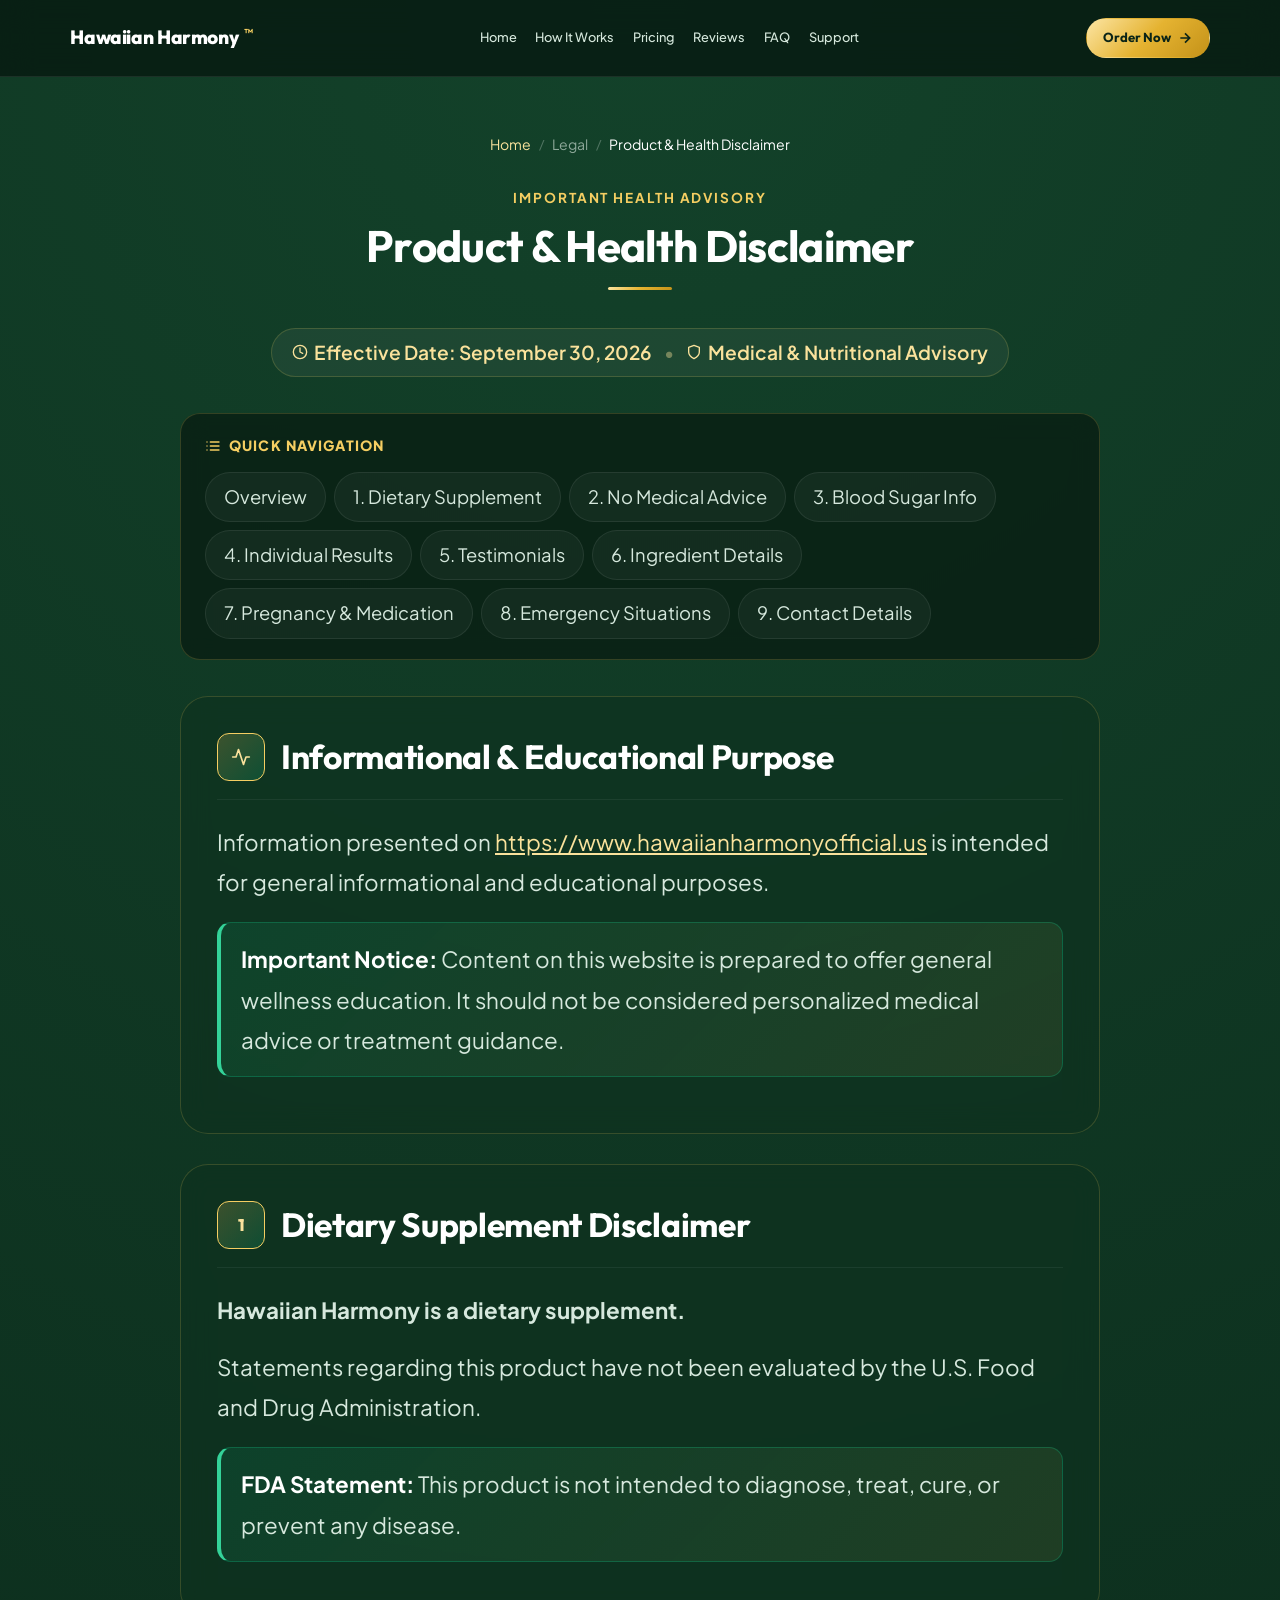
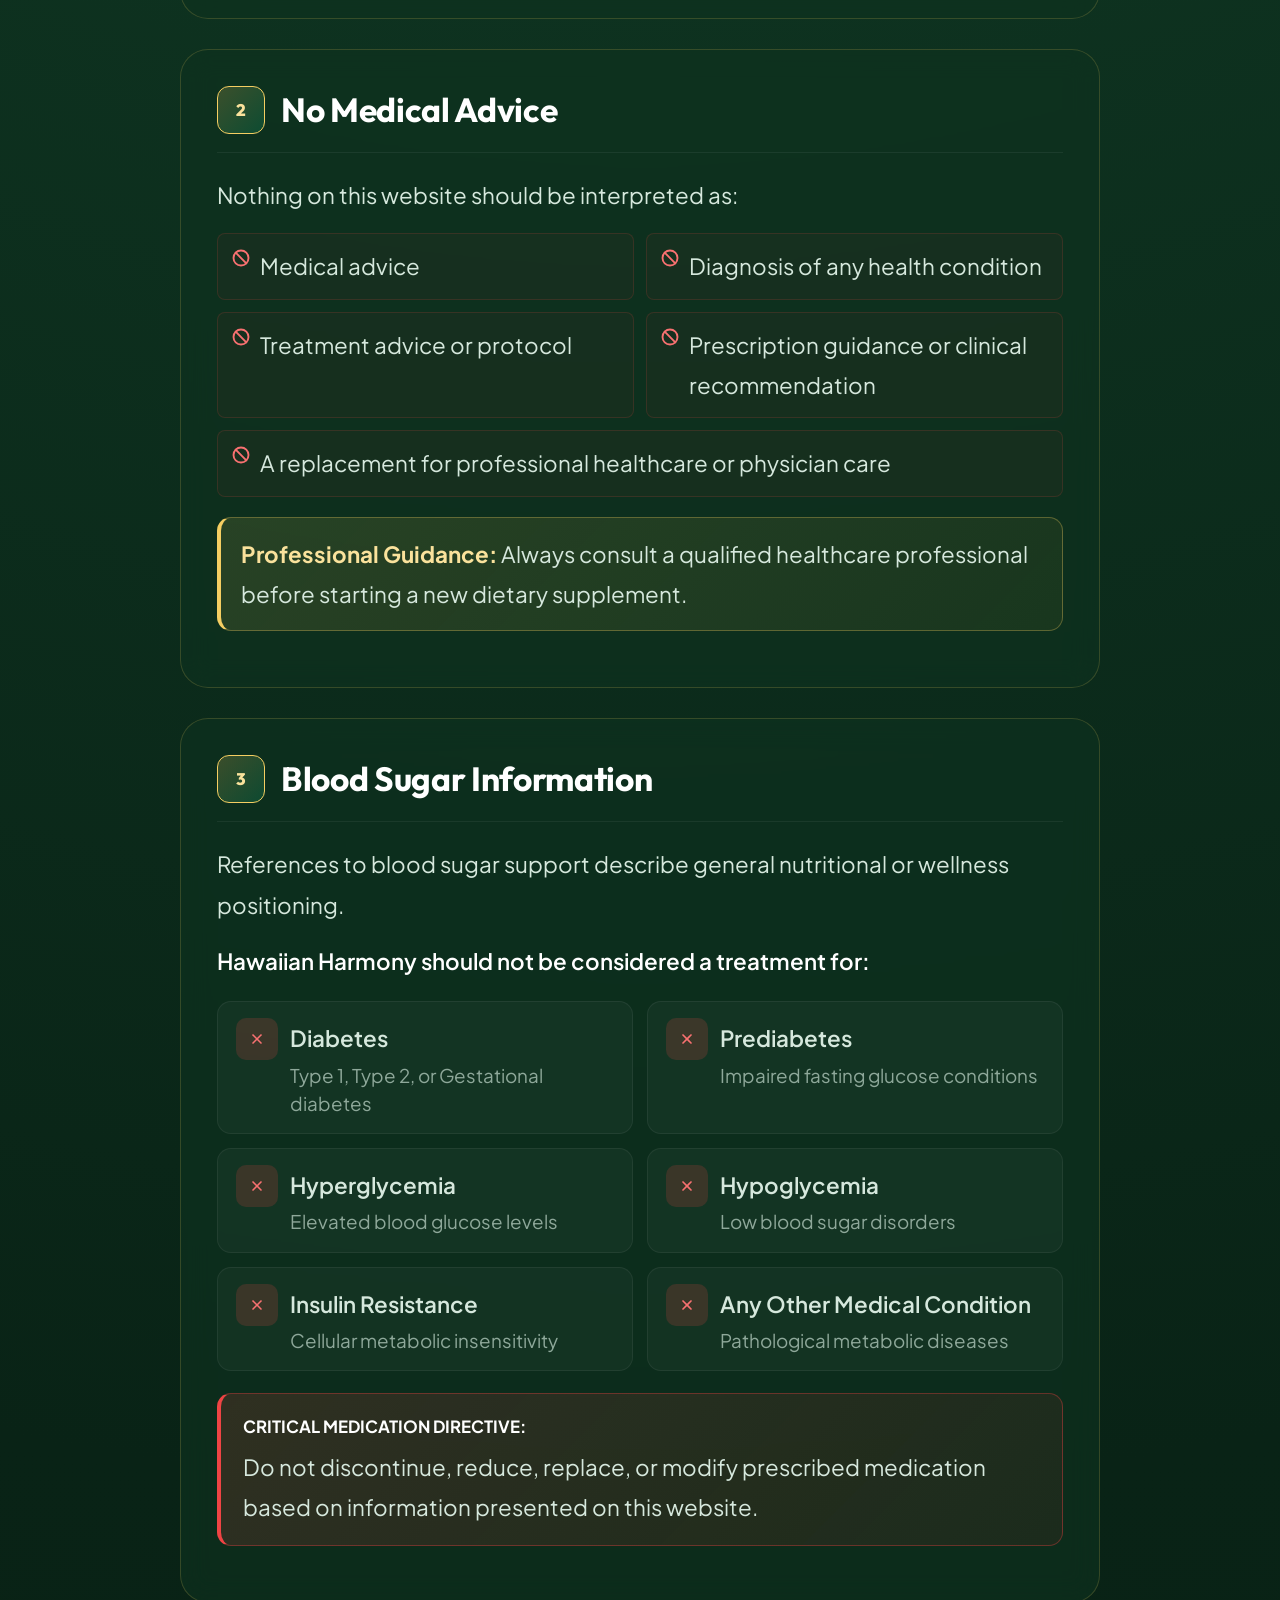
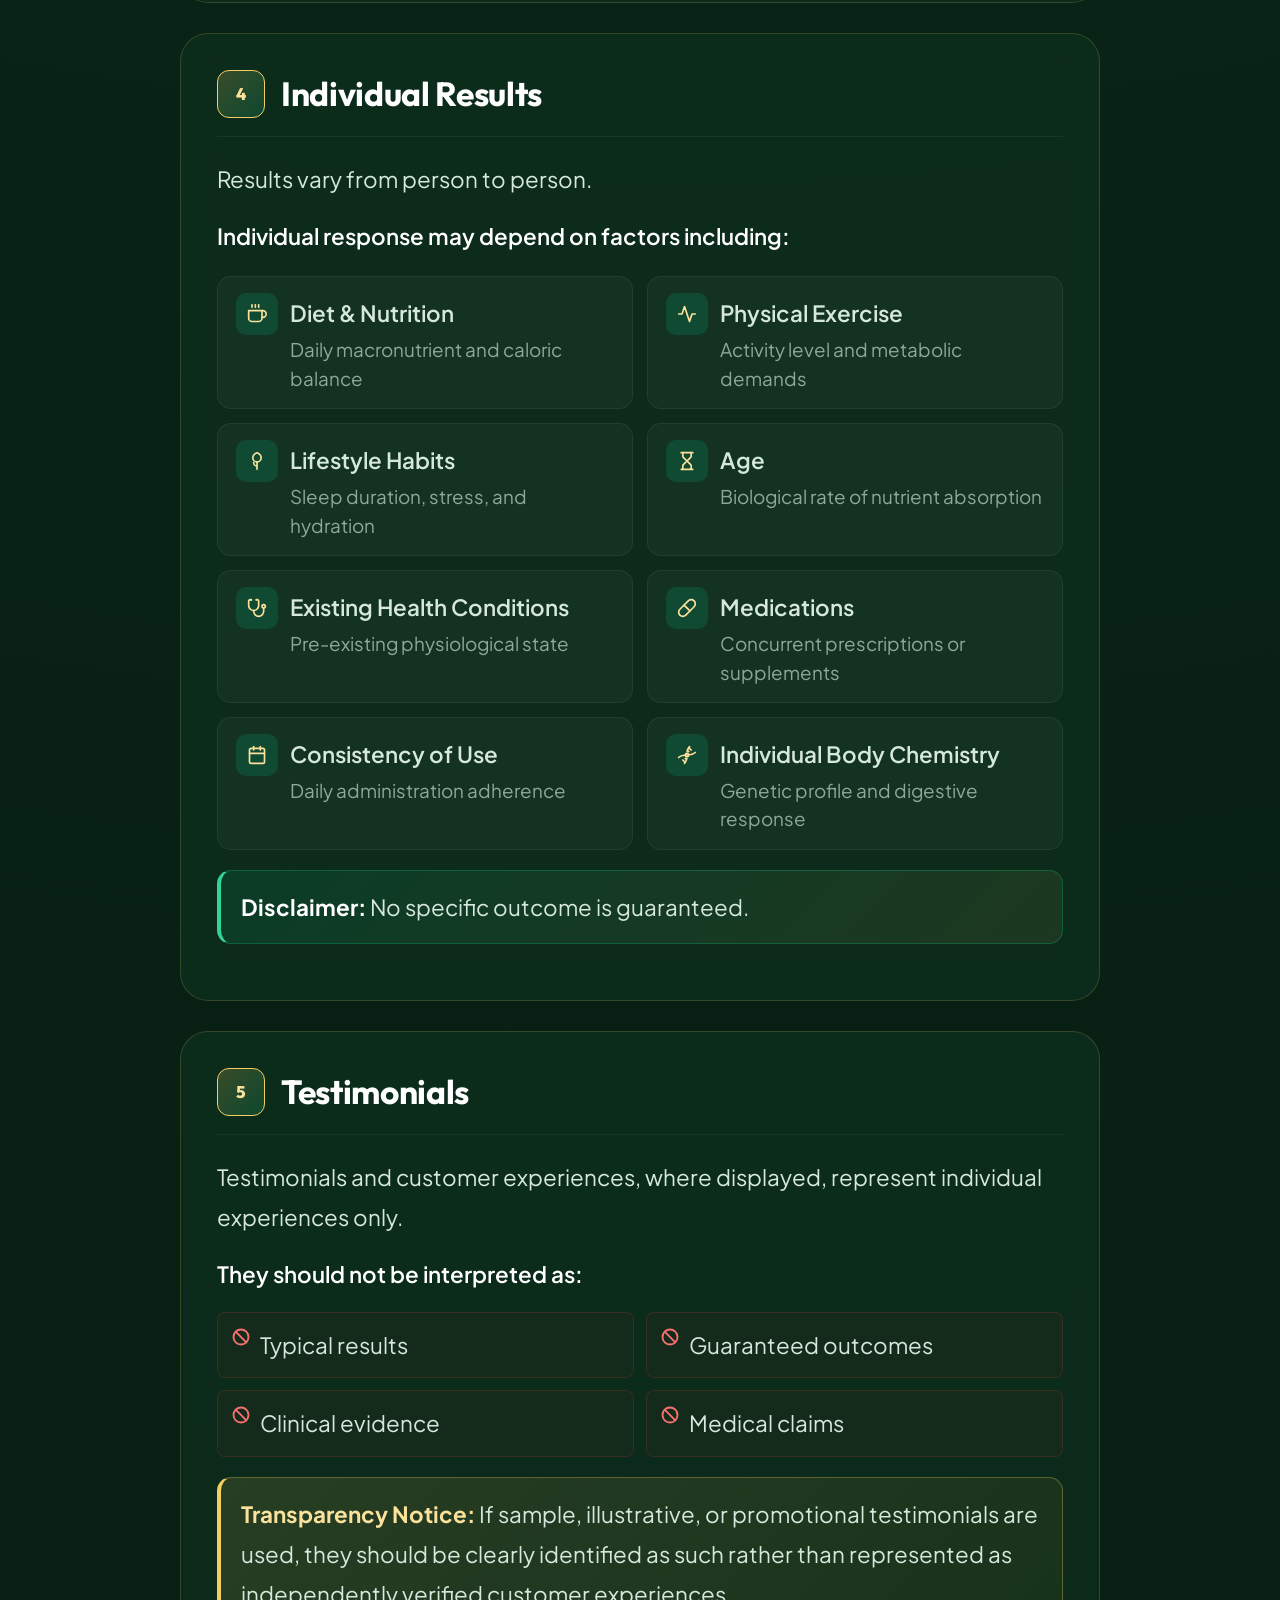
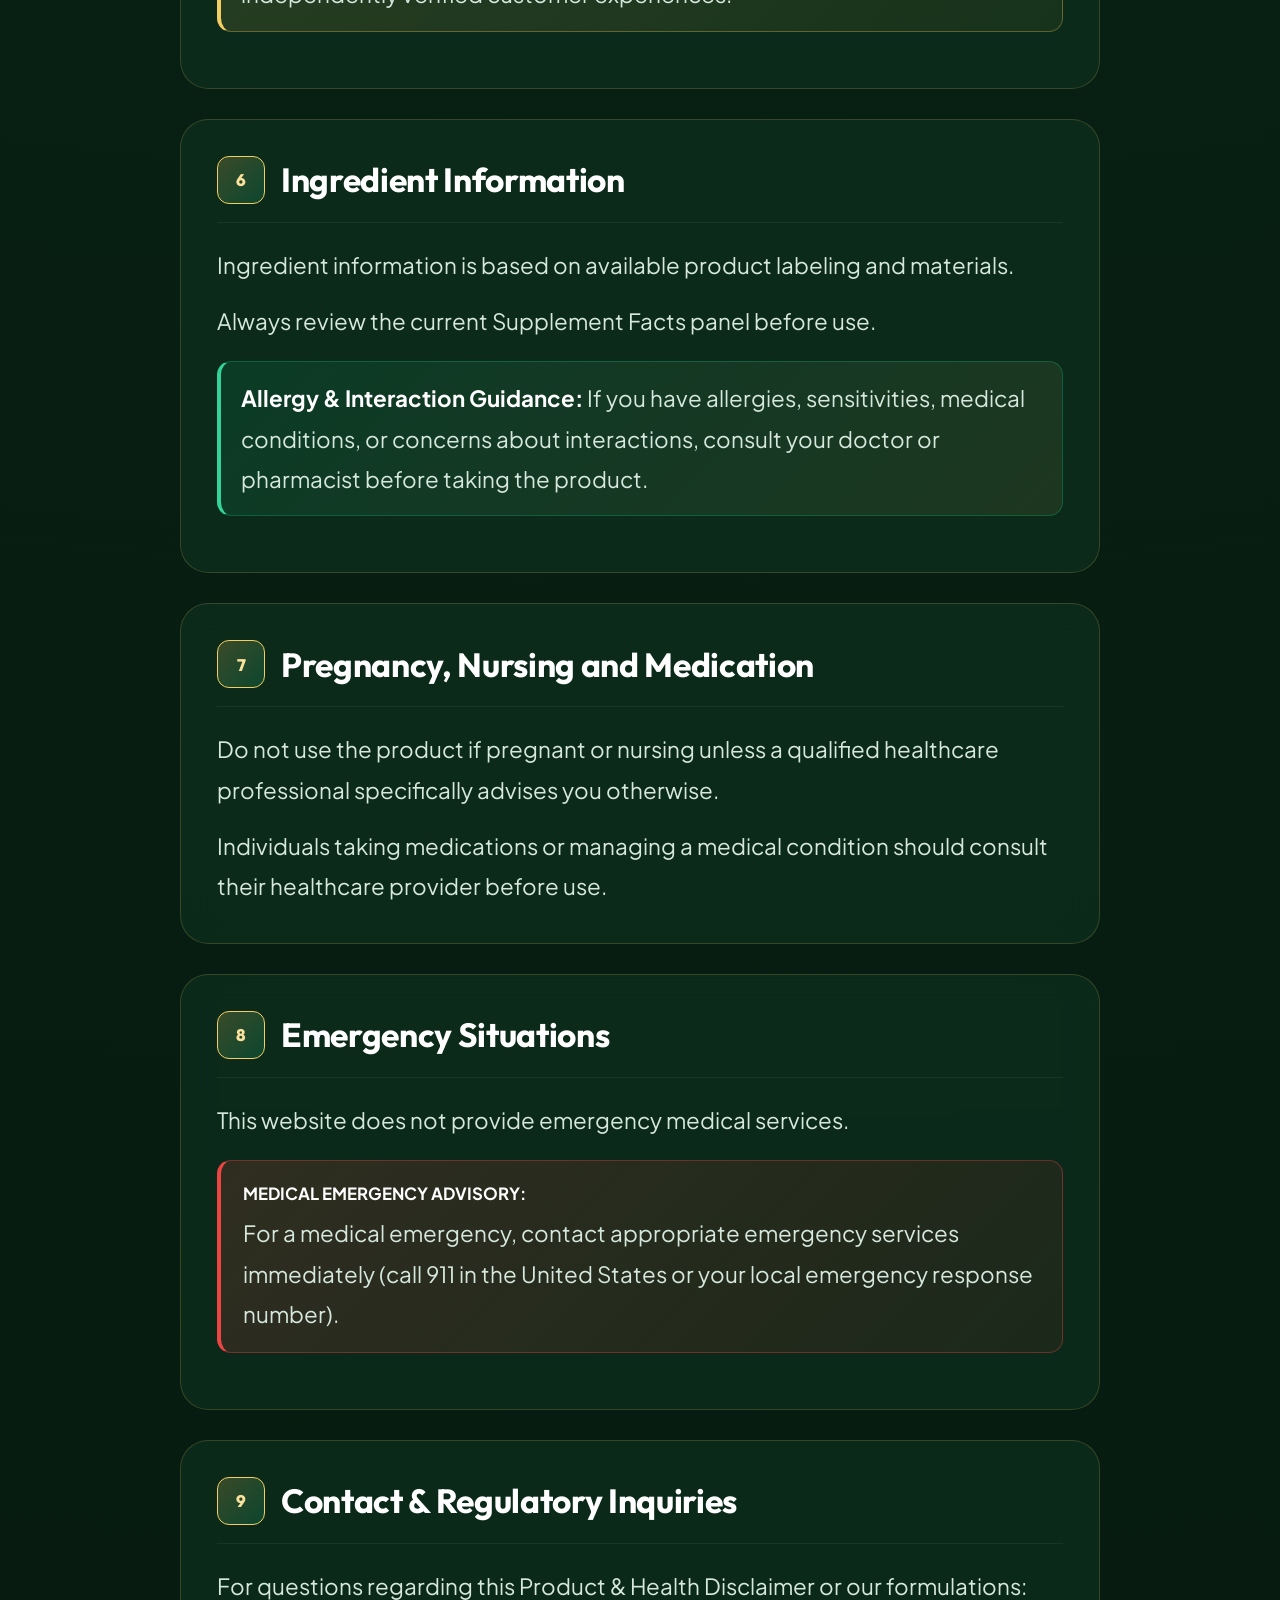
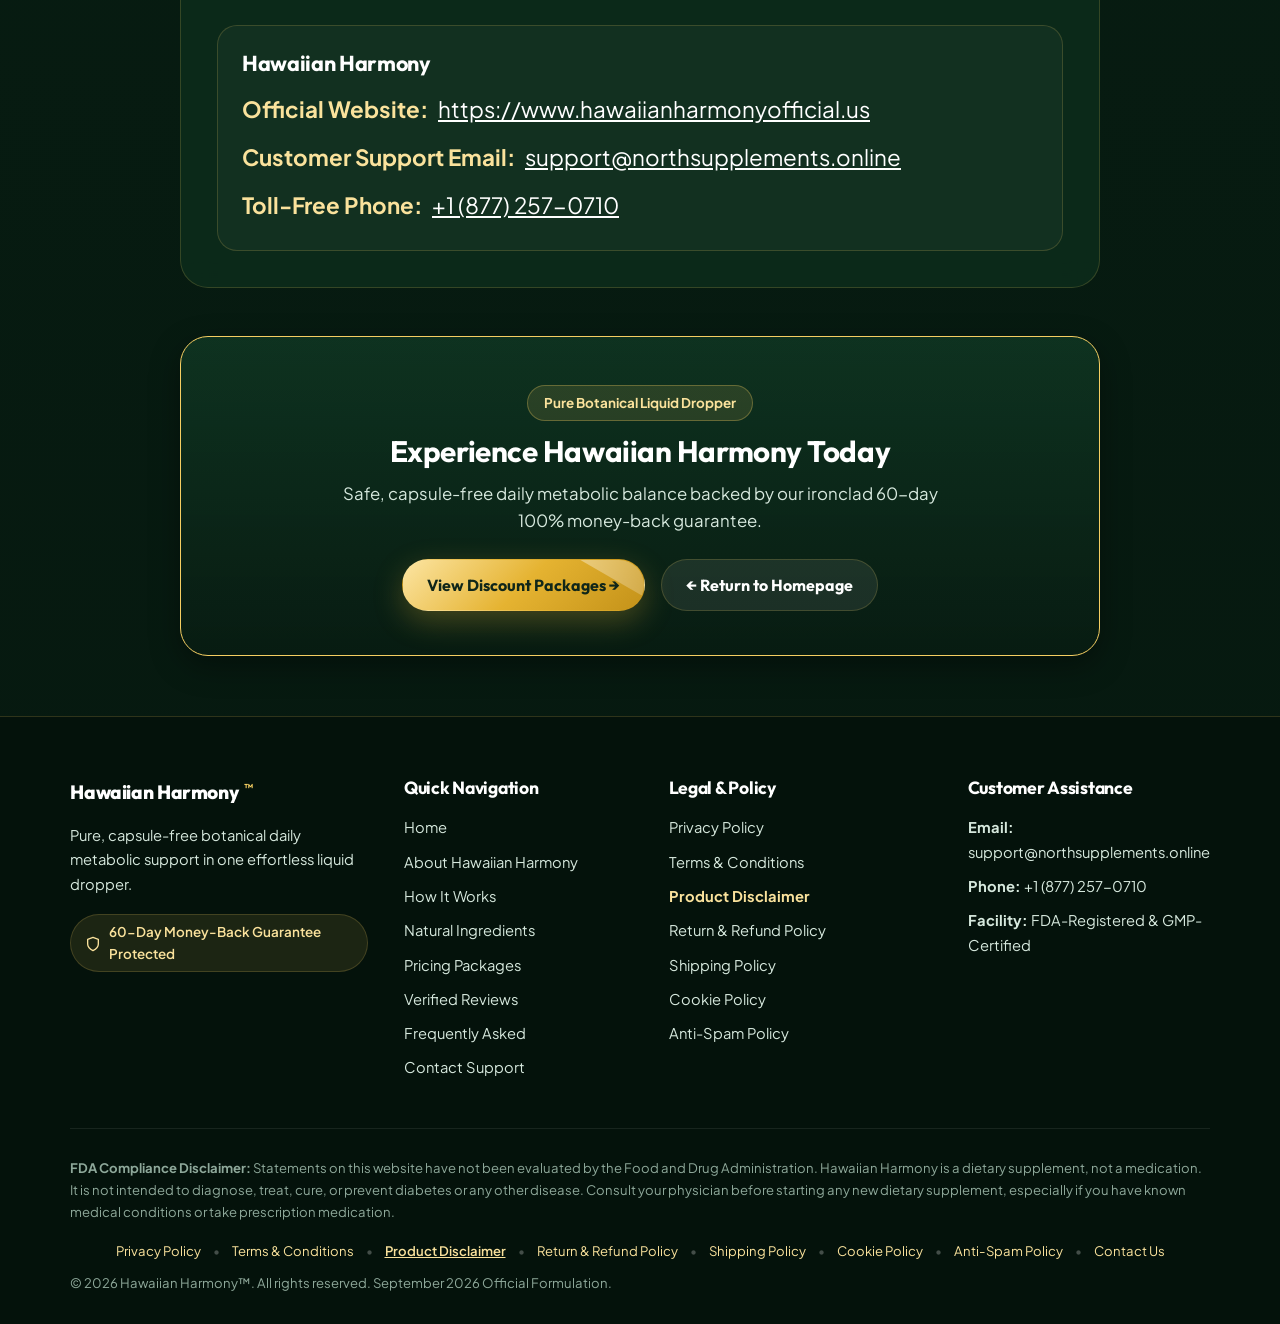
<file: disclaimer.html>
<!DOCTYPE html>
<html lang="en">

<head>
  <meta charset="utf-8" />
  <meta content="width=device-width, initial-scale=1.0" name="viewport" />
  <title>
    Product &amp; Health Disclaimer | Hawaiian Harmony Official Website
  </title>
  <meta
    content="Review the Product &amp; Health Disclaimer for Hawaiian Harmony. Important medical advisories, dietary supplement disclaimers, FDA statements, and blood sugar information."
    name="description" />
  <link rel="canonical" href="https://www.hawaiianharmonyofficial.us/disclaimer.html" />

  <!-- Open Graph / Facebook -->
  <meta property="og:type" content="website" />
  <meta property="og:locale" content="en_US" />
  <meta property="og:site_name" content="Hawaiian Harmony" />
  <meta property="og:url" content="https://www.hawaiianharmonyofficial.us/disclaimer.html" />
  <meta property="og:title" content="Product &amp; Health Disclaimer | Hawaiian Harmony Official Website" />
  <meta property="og:description" content="Review the Product &amp; Health Disclaimer for Hawaiian Harmony. Important medical advisories, dietary supplement disclaimers, FDA statements, and blood sugar information." />
  <meta property="og:image" content="https://www.hawaiianharmonyofficial.us/images/hero_bottle.jpg" />
  <meta property="og:image:alt" content="Hawaiian Harmony Product and Health Disclaimer" />

  <!-- Twitter Cards -->
  <meta name="twitter:card" content="summary_large_image" />
  <meta name="twitter:title" content="Product &amp; Health Disclaimer | Hawaiian Harmony Official Website" />
  <meta name="twitter:description" content="Review the Product &amp; Health Disclaimer for Hawaiian Harmony. Important medical advisories, dietary supplement disclaimers, FDA statements, and blood sugar information." />
  <meta name="twitter:image" content="https://www.hawaiianharmonyofficial.us/images/hero_bottle.jpg" />

  <!-- Structured Data (JSON-LD) -->
  <script type="application/ld+json">
  {
    "@context": "https://schema.org",
    "@graph": [
      {
        "@type": "Organization",
        "@id": "https://www.hawaiianharmonyofficial.us/#organization",
        "name": "Hawaiian Harmony",
        "alternateName": "North Supplements",
        "url": "https://www.hawaiianharmonyofficial.us/",
        "logo": {
          "@type": "ImageObject",
          "@id": "https://www.hawaiianharmonyofficial.us/#logo",
          "url": "https://www.hawaiianharmonyofficial.us/images/hero_bottle.jpg",
          "caption": "Hawaiian Harmony"
        },
        "image": "https://www.hawaiianharmonyofficial.us/images/hero_bottle.jpg",
        "contactPoint": [
          {
            "@type": "ContactPoint",
            "telephone": "+1-877-257-0710",
            "contactType": "customer service",
            "email": "support@northsupplements.online",
            "availableLanguage": ["en", "English"]
          }
        ]
      },
      {
        "@type": "WebPage",
        "@id": "https://www.hawaiianharmonyofficial.us/disclaimer.html#webpage",
        "url": "https://www.hawaiianharmonyofficial.us/disclaimer.html",
        "name": "Product & Health Disclaimer | Hawaiian Harmony Official Website",
        "description": "Review the Product & Health Disclaimer for Hawaiian Harmony. Important medical advisories, dietary supplement disclaimers, FDA statements, and blood sugar information.",
        "isPartOf": {
          "@type": "WebSite",
          "@id": "https://www.hawaiianharmonyofficial.us/#website",
          "url": "https://www.hawaiianharmonyofficial.us/",
          "name": "Hawaiian Harmony"
        },
        "breadcrumb": {
          "@id": "https://www.hawaiianharmonyofficial.us/disclaimer.html#breadcrumb"
        },
        "inLanguage": "en-US"
      },
      {
        "@type": "BreadcrumbList",
        "@id": "https://www.hawaiianharmonyofficial.us/disclaimer.html#breadcrumb",
        "itemListElement": [
          {
            "@type": "ListItem",
            "position": 1,
            "name": "Home",
            "item": "https://www.hawaiianharmonyofficial.us/"
          },
          {
            "@type": "ListItem",
            "position": 2,
            "name": "Disclaimer",
            "item": "https://www.hawaiianharmonyofficial.us/disclaimer.html"
          }
        ]
      }
    ]
  }
  </script>

  <link href="https://fonts.googleapis.com" rel="preconnect" />
  <link crossorigin="" href="https://fonts.gstatic.com" rel="preconnect" />
  <link
    href="https://fonts.googleapis.com/css2?family=Outfit:wght@300;400;500;600;700;800&amp;family=Plus+Jakarta+Sans:ital,wght@0,300;0,400;0,500;0,600;0,700;0,800;1,400;1,600&amp;display=swap"
    rel="stylesheet" />
  <link href="styles.css?v=3.4" rel="stylesheet" />
</head>

<body class="inner-page">
  <!-- HEADER -->
  <header class="site-header" id="site-header">
    <div class="container header-container">
      <a class="brand-logo" href="index.html">
        <span class="brand-name">
          Hawaiian Harmony
          <span class="trademark">
            ™
          </span>
        </span>
      </a>
      <nav class="nav-menu" id="nav-menu">
        <a class="nav-link" href="index.html">
          Home
        </a>
        <a class="nav-link" href="index.html#how-it-works">
          How It Works
        </a>
        <a class="nav-link" href="index.html#pricing-packages">
          Pricing
        </a>
        <a class="nav-link" href="index.html#reviews">
          Reviews
        </a>
        <a class="nav-link" href="index.html#faq">
          FAQ
        </a>
        <a class="nav-link" href="contact.html">
          Support
        </a>
      </nav>
      <div class="header-actions">
        <a class="btn btn-nav-cta" href="index.html#pricing-packages">
          <span>
            Order Now
          </span>
          <svg fill="none" height="16" stroke="currentColor" stroke-width="2.5" viewbox="0 0 24 24" width="16">
            <path d="M5 12h14M12 5l7 7-7 7">
            </path>
          </svg>
        </a>
        <button aria-label="Toggle navigation menu" class="nav-toggle-btn" id="nav-toggle" type="button">
          <span class="hamburger-line">
          </span>
          <span class="hamburger-line">
          </span>
          <span class="hamburger-line">
          </span>
        </button>
      </div>
    </div>
  </header>

  <main id="main-content">
    <!-- HERO SECTION -->
    <section class="policy-hero-section">
      <div class="container">
        <nav aria-label="Breadcrumb" class="policy-breadcrumbs">
          <a href="index.html">Home</a>
          <span class="policy-breadcrumb-sep">/</span>
          <span>Legal</span>
          <span class="policy-breadcrumb-sep">/</span>
          <span style="color: #fff;">Product &amp; Health Disclaimer</span>
        </nav>
        <span class="section-kicker">
          Important Health Advisory
        </span>
        <h1 class="section-title" style="font-size: clamp(2rem, 3.5vw, 2.75rem); margin-bottom: 8px;">
          Product &amp; Health Disclaimer
        </h1>
        <div class="divider-gold">
        </div>
        <div class="policy-meta-bar">
          <span class="policy-meta-item">
            <svg class="svg-icon" width="16" height="16" viewBox="0 0 24 24" fill="none" stroke="currentColor" stroke-width="2" stroke-linecap="round" stroke-linejoin="round"><circle cx="12" cy="12" r="10"/><polyline points="12 6 12 12 16 14"/></svg>
            Effective Date: September 30, 2026
          </span>
          <span class="policy-meta-dot">•</span>
          <span class="policy-meta-item">
            <svg class="svg-icon" width="16" height="16" viewBox="0 0 24 24" fill="none" stroke="currentColor" stroke-width="2" stroke-linecap="round" stroke-linejoin="round"><path d="M12 22s8-4 8-10V5l-8-3-8 3v7c0 6 8 10 8 10z"/></svg>
            Medical &amp; Nutritional Advisory
          </span>
        </div>
      </div>
    </section>

    <!-- MAIN DISCLAIMER CONTENT -->
    <div class="policy-container">
      <!-- QUICK NAVIGATION PILLS -->
      <div class="policy-nav-wrapper">
        <div class="policy-nav-title">
          <svg class="svg-icon" width="16" height="16" viewBox="0 0 24 24" fill="none" stroke="currentColor" stroke-width="2" stroke-linecap="round" stroke-linejoin="round"><line x1="8" y1="6" x2="21" y2="6"/><line x1="8" y1="12" x2="21" y2="12"/><line x1="8" y1="18" x2="21" y2="18"/><line x1="3" y1="6" x2="3.01" y2="6"/><line x1="3" y1="12" x2="3.01" y2="12"/><line x1="3" y1="18" x2="3.01" y2="18"/></svg>
          Quick Navigation
        </div>
        <div class="policy-nav-links">
          <a class="policy-nav-link" href="#overview">Overview</a>
          <a class="policy-nav-link" href="#dietary-supplement">1. Dietary Supplement</a>
          <a class="policy-nav-link" href="#no-medical-advice">2. No Medical Advice</a>
          <a class="policy-nav-link" href="#blood-sugar-info">3. Blood Sugar Info</a>
          <a class="policy-nav-link" href="#individual-results">4. Individual Results</a>
          <a class="policy-nav-link" href="#testimonials-claims">5. Testimonials</a>
          <a class="policy-nav-link" href="#ingredient-info">6. Ingredient Details</a>
          <a class="policy-nav-link" href="#pregnancy-nursing">7. Pregnancy &amp; Medication</a>
          <a class="policy-nav-link" href="#emergency-situations">8. Emergency Situations</a>
          <a class="policy-nav-link" href="#contact-disclaimer">9. Contact Details</a>
        </div>
      </div>

      <!-- OVERVIEW / INTRO CARD -->
      <article class="policy-card" id="overview">
        <div class="policy-card-header">
          <span class="policy-sec-num"><svg class="svg-icon" width="20" height="20" viewBox="0 0 24 24" fill="none" stroke="currentColor" stroke-width="2" stroke-linecap="round" stroke-linejoin="round"><path d="M22 12h-4l-3 9L9 3l-3 9H2"/></svg></span>
          <div>
            <h2 class="policy-sec-title">
              Informational &amp; Educational Purpose
            </h2>
          </div>
        </div>
        <div class="policy-body">
          <p class="policy-intro-lead">
            Information presented on <a href="https://www.hawaiianharmonyofficial.us" target="_blank" rel="noopener noreferrer" style="color: var(--gold-300); text-decoration: underline;">https://www.hawaiianharmonyofficial.us</a> is intended for general informational and educational purposes.
          </p>
          <div class="policy-highlight-banner">
            <strong style="color: #fff;">Important Notice:</strong> Content on this website is prepared to offer general wellness education. It should not be considered personalized medical advice or treatment guidance.
          </div>
        </div>
      </article>

      <!-- SECTION 1: DIETARY SUPPLEMENT DISCLAIMER -->
      <article class="policy-card" id="dietary-supplement">
        <div class="policy-card-header">
          <span class="policy-sec-num">1</span>
          <div>
            <h2 class="policy-sec-title">
              Dietary Supplement Disclaimer
            </h2>
          </div>
        </div>
        <div class="policy-body">
          <p>
            <strong>Hawaiian Harmony is a dietary supplement.</strong>
          </p>
          <p>
            Statements regarding this product have not been evaluated by the U.S. Food and Drug Administration.
          </p>
          <div class="policy-highlight-banner">
            <strong style="color: #fff;">FDA Statement:</strong> This product is not intended to diagnose, treat, cure, or prevent any disease.
          </div>
        </div>
      </article>

      <!-- SECTION 2: NO MEDICAL ADVICE -->
      <article class="policy-card" id="no-medical-advice">
        <div class="policy-card-header">
          <span class="policy-sec-num">2</span>
          <div>
            <h2 class="policy-sec-title">
              No Medical Advice
            </h2>
          </div>
        </div>
        <div class="policy-body">
          <p>
            Nothing on this website should be interpreted as:
          </p>

          <ul class="policy-checklist prohibit-list">
            <li>
              <svg class="svg-icon" width="18" height="18" viewBox="0 0 24 24" fill="none" stroke="currentColor" stroke-width="2.5" stroke-linecap="round" stroke-linejoin="round"><circle cx="12" cy="12" r="10"/><line x1="4.93" y1="4.93" x2="19.07" y2="19.07"/></svg>
              <span>Medical advice</span>
            </li>
            <li>
              <svg class="svg-icon" width="18" height="18" viewBox="0 0 24 24" fill="none" stroke="currentColor" stroke-width="2.5" stroke-linecap="round" stroke-linejoin="round"><circle cx="12" cy="12" r="10"/><line x1="4.93" y1="4.93" x2="19.07" y2="19.07"/></svg>
              <span>Diagnosis of any health condition</span>
            </li>
            <li>
              <svg class="svg-icon" width="18" height="18" viewBox="0 0 24 24" fill="none" stroke="currentColor" stroke-width="2.5" stroke-linecap="round" stroke-linejoin="round"><circle cx="12" cy="12" r="10"/><line x1="4.93" y1="4.93" x2="19.07" y2="19.07"/></svg>
              <span>Treatment advice or protocol</span>
            </li>
            <li>
              <svg class="svg-icon" width="18" height="18" viewBox="0 0 24 24" fill="none" stroke="currentColor" stroke-width="2.5" stroke-linecap="round" stroke-linejoin="round"><circle cx="12" cy="12" r="10"/><line x1="4.93" y1="4.93" x2="19.07" y2="19.07"/></svg>
              <span>Prescription guidance or clinical recommendation</span>
            </li>
            <li style="grid-column: 1 / -1;">
              <svg class="svg-icon" width="18" height="18" viewBox="0 0 24 24" fill="none" stroke="currentColor" stroke-width="2.5" stroke-linecap="round" stroke-linejoin="round"><circle cx="12" cy="12" r="10"/><line x1="4.93" y1="4.93" x2="19.07" y2="19.07"/></svg>
              <span>A replacement for professional healthcare or physician care</span>
            </li>
          </ul>

          <div class="policy-advisory-box" style="margin-top: 20px;">
            <strong style="color: var(--gold-300);">Professional Guidance:</strong> Always consult a qualified healthcare professional before starting a new dietary supplement.
          </div>
        </div>
      </article>

      <!-- SECTION 3: BLOOD SUGAR INFORMATION -->
      <article class="policy-card" id="blood-sugar-info">
        <div class="policy-card-header">
          <span class="policy-sec-num">3</span>
          <div>
            <h2 class="policy-sec-title">
              Blood Sugar Information
            </h2>
          </div>
        </div>
        <div class="policy-body">
          <p>
            References to blood sugar support describe general nutritional or wellness positioning.
          </p>
          <p style="margin-top: 14px; font-weight: 600; color: #fff;">
            Hawaiian Harmony should not be considered a treatment for:
          </p>

          <div class="policy-grid-2col">
            <div class="policy-grid-item">
              <span class="policy-item-icon" style="color: #f87171; background: rgba(239, 68, 68, 0.18);"><svg class="svg-icon" width="16" height="16" viewBox="0 0 24 24" fill="none" stroke="currentColor" stroke-width="2.5" stroke-linecap="round" stroke-linejoin="round"><line x1="18" y1="6" x2="6" y2="18"/><line x1="6" y1="6" x2="18" y2="18"/></svg></span>
              <div>
                <div class="policy-item-text">Diabetes</div>
                <span class="policy-item-sub">Type 1, Type 2, or Gestational diabetes</span>
              </div>
            </div>

            <div class="policy-grid-item">
              <span class="policy-item-icon" style="color: #f87171; background: rgba(239, 68, 68, 0.18);"><svg class="svg-icon" width="16" height="16" viewBox="0 0 24 24" fill="none" stroke="currentColor" stroke-width="2.5" stroke-linecap="round" stroke-linejoin="round"><line x1="18" y1="6" x2="6" y2="18"/><line x1="6" y1="6" x2="18" y2="18"/></svg></span>
              <div>
                <div class="policy-item-text">Prediabetes</div>
                <span class="policy-item-sub">Impaired fasting glucose conditions</span>
              </div>
            </div>

            <div class="policy-grid-item">
              <span class="policy-item-icon" style="color: #f87171; background: rgba(239, 68, 68, 0.18);"><svg class="svg-icon" width="16" height="16" viewBox="0 0 24 24" fill="none" stroke="currentColor" stroke-width="2.5" stroke-linecap="round" stroke-linejoin="round"><line x1="18" y1="6" x2="6" y2="18"/><line x1="6" y1="6" x2="18" y2="18"/></svg></span>
              <div>
                <div class="policy-item-text">Hyperglycemia</div>
                <span class="policy-item-sub">Elevated blood glucose levels</span>
              </div>
            </div>

            <div class="policy-grid-item">
              <span class="policy-item-icon" style="color: #f87171; background: rgba(239, 68, 68, 0.18);"><svg class="svg-icon" width="16" height="16" viewBox="0 0 24 24" fill="none" stroke="currentColor" stroke-width="2.5" stroke-linecap="round" stroke-linejoin="round"><line x1="18" y1="6" x2="6" y2="18"/><line x1="6" y1="6" x2="18" y2="18"/></svg></span>
              <div>
                <div class="policy-item-text">Hypoglycemia</div>
                <span class="policy-item-sub">Low blood sugar disorders</span>
              </div>
            </div>

            <div class="policy-grid-item">
              <span class="policy-item-icon" style="color: #f87171; background: rgba(239, 68, 68, 0.18);"><svg class="svg-icon" width="16" height="16" viewBox="0 0 24 24" fill="none" stroke="currentColor" stroke-width="2.5" stroke-linecap="round" stroke-linejoin="round"><line x1="18" y1="6" x2="6" y2="18"/><line x1="6" y1="6" x2="18" y2="18"/></svg></span>
              <div>
                <div class="policy-item-text">Insulin Resistance</div>
                <span class="policy-item-sub">Cellular metabolic insensitivity</span>
              </div>
            </div>

            <div class="policy-grid-item">
              <span class="policy-item-icon" style="color: #f87171; background: rgba(239, 68, 68, 0.18);"><svg class="svg-icon" width="16" height="16" viewBox="0 0 24 24" fill="none" stroke="currentColor" stroke-width="2.5" stroke-linecap="round" stroke-linejoin="round"><line x1="18" y1="6" x2="6" y2="18"/><line x1="6" y1="6" x2="18" y2="18"/></svg></span>
              <div>
                <div class="policy-item-text">Any Other Medical Condition</div>
                <span class="policy-item-sub">Pathological metabolic diseases</span>
              </div>
            </div>
          </div>

          <div class="policy-emergency-box" style="margin-top: 22px;">
            <strong style="color: #fff; font-size: 1.05rem; display: block; margin-bottom: 4px;">CRITICAL MEDICATION DIRECTIVE:</strong>
            Do not discontinue, reduce, replace, or modify prescribed medication based on information presented on this website.
          </div>
        </div>
      </article>

      <!-- SECTION 4: INDIVIDUAL RESULTS -->
      <article class="policy-card" id="individual-results">
        <div class="policy-card-header">
          <span class="policy-sec-num">4</span>
          <div>
            <h2 class="policy-sec-title">
              Individual Results
            </h2>
          </div>
        </div>
        <div class="policy-body">
          <p>
            Results vary from person to person.
          </p>
          <p style="margin-top: 14px; font-weight: 600; color: #fff;">
            Individual response may depend on factors including:
          </p>

          <div class="policy-grid-2col">
            <div class="policy-grid-item">
              <span class="policy-item-icon"><svg class="svg-icon" width="20" height="20" viewBox="0 0 24 24" fill="none" stroke="currentColor" stroke-width="2" stroke-linecap="round" stroke-linejoin="round"><path d="M18 8h1a4 4 0 0 1 0 8h-1"/><path d="M2 8h16v9a4 4 0 0 1-4 4H6a4 4 0 0 1-4-4V8z"/><line x1="6" y1="1" x2="6" y2="4"/><line x1="10" y1="1" x2="10" y2="4"/><line x1="14" y1="1" x2="14" y2="4"/></svg></span>
              <div>
                <div class="policy-item-text">Diet &amp; Nutrition</div>
                <span class="policy-item-sub">Daily macronutrient and caloric balance</span>
              </div>
            </div>

            <div class="policy-grid-item">
              <span class="policy-item-icon"><svg class="svg-icon" width="20" height="20" viewBox="0 0 24 24" fill="none" stroke="currentColor" stroke-width="2" stroke-linecap="round" stroke-linejoin="round"><polyline points="22 12 18 12 15 21 9 3 6 12 2 12"/></svg></span>
              <div>
                <div class="policy-item-text">Physical Exercise</div>
                <span class="policy-item-sub">Activity level and metabolic demands</span>
              </div>
            </div>

            <div class="policy-grid-item">
              <span class="policy-item-icon"><svg class="svg-icon" width="20" height="20" viewBox="0 0 24 24" fill="none" stroke="currentColor" stroke-width="2" stroke-linecap="round" stroke-linejoin="round"><path d="M12 22v-9"/><path d="M12 13a5 5 0 0 1-5-5c0-4 5-6 5-6s5 2 5 6a5 5 0 0 1-5 5Z"/><path d="M12 18a4 4 0 0 1-4-4"/></svg></span>
              <div>
                <div class="policy-item-text">Lifestyle Habits</div>
                <span class="policy-item-sub">Sleep duration, stress, and hydration</span>
              </div>
            </div>

            <div class="policy-grid-item">
              <span class="policy-item-icon"><svg class="svg-icon" width="20" height="20" viewBox="0 0 24 24" fill="none" stroke="currentColor" stroke-width="2" stroke-linecap="round" stroke-linejoin="round"><path d="M5 22h14"/><path d="M5 2h14"/><path d="M17 22v-4.172a2 2 0 0 0-.586-1.414L12 12l-4.414 4.414A2 2 0 0 0 7 17.828V22"/><path d="M7 2v4.172a2 2 0 0 0 .586 1.414L12 12l4.414-4.414A2 2 0 0 0 17 6.172V2"/></svg></span>
              <div>
                <div class="policy-item-text">Age</div>
                <span class="policy-item-sub">Biological rate of nutrient absorption</span>
              </div>
            </div>

            <div class="policy-grid-item">
              <span class="policy-item-icon"><svg class="svg-icon" width="20" height="20" viewBox="0 0 24 24" fill="none" stroke="currentColor" stroke-width="2" stroke-linecap="round" stroke-linejoin="round"><path d="M4.8 2.3A.3.3 0 1 0 5 2H4a2 2 0 0 0-2 2v5a6 6 0 0 0 6 6v0a6 6 0 0 0 6-6V4a2 2 0 0 0-2-2h-1a.2.2 0 1 0 .3.3"/><path d="M8 15v1a6 6 0 0 0 6 6v0a6 6 0 0 0 6-6v-4"/><circle cx="20" cy="10" r="2"/></svg></span>
              <div>
                <div class="policy-item-text">Existing Health Conditions</div>
                <span class="policy-item-sub">Pre-existing physiological state</span>
              </div>
            </div>

            <div class="policy-grid-item">
              <span class="policy-item-icon"><svg class="svg-icon" width="20" height="20" viewBox="0 0 24 24" fill="none" stroke="currentColor" stroke-width="2" stroke-linecap="round" stroke-linejoin="round"><path d="m10.5 20.5 10-10a4.95 4.95 0 1 0-7-7l-10 10a4.95 4.95 0 1 0 7 7Z"/><path d="m8.5 8.5 7 7"/></svg></span>
              <div>
                <div class="policy-item-text">Medications</div>
                <span class="policy-item-sub">Concurrent prescriptions or supplements</span>
              </div>
            </div>

            <div class="policy-grid-item">
              <span class="policy-item-icon"><svg class="svg-icon" width="20" height="20" viewBox="0 0 24 24" fill="none" stroke="currentColor" stroke-width="2" stroke-linecap="round" stroke-linejoin="round"><rect x="3" y="4" width="18" height="18" rx="2" ry="2"/><line x1="16" y1="2" x2="16" y2="6"/><line x1="8" y1="2" x2="8" y2="6"/><line x1="3" y1="10" x2="21" y2="10"/></svg></span>
              <div>
                <div class="policy-item-text">Consistency of Use</div>
                <span class="policy-item-sub">Daily administration adherence</span>
              </div>
            </div>

            <div class="policy-grid-item">
              <span class="policy-item-icon"><svg class="svg-icon" width="20" height="20" viewBox="0 0 24 24" fill="none" stroke="currentColor" stroke-width="2" stroke-linecap="round" stroke-linejoin="round"><path d="M2 15c6.667-6 13.333 0 20-6"/><path d="M9 22c1.798-1.998 2.518-3.995 2.807-5.993"/><path d="M15 2c-1.798 1.998-2.518 3.995-2.807 5.993"/><path d="M17 6l-2.5-2.5"/><path d="M14 8l-1-1"/><path d="M7 18l2.5 2.5"/><path d="M10 16l1 1"/><circle cx="12" cy="12" r="2"/></svg></span>
              <div>
                <div class="policy-item-text">Individual Body Chemistry</div>
                <span class="policy-item-sub">Genetic profile and digestive response</span>
              </div>
            </div>
          </div>

          <div class="policy-highlight-banner" style="margin-top: 20px;">
            <strong style="color: #fff;">Disclaimer:</strong> No specific outcome is guaranteed.
          </div>
        </div>
      </article>

      <!-- SECTION 5: TESTIMONIALS -->
      <article class="policy-card" id="testimonials-claims">
        <div class="policy-card-header">
          <span class="policy-sec-num">5</span>
          <div>
            <h2 class="policy-sec-title">
              Testimonials
            </h2>
          </div>
        </div>
        <div class="policy-body">
          <p>
            Testimonials and customer experiences, where displayed, represent individual experiences only.
          </p>
          <p style="margin-top: 14px; font-weight: 600; color: #fff;">
            They should not be interpreted as:
          </p>

          <ul class="policy-checklist prohibit-list">
            <li>
              <svg class="svg-icon" width="18" height="18" viewBox="0 0 24 24" fill="none" stroke="currentColor" stroke-width="2.5" stroke-linecap="round" stroke-linejoin="round"><circle cx="12" cy="12" r="10"/><line x1="4.93" y1="4.93" x2="19.07" y2="19.07"/></svg>
              <span>Typical results</span>
            </li>
            <li>
              <svg class="svg-icon" width="18" height="18" viewBox="0 0 24 24" fill="none" stroke="currentColor" stroke-width="2.5" stroke-linecap="round" stroke-linejoin="round"><circle cx="12" cy="12" r="10"/><line x1="4.93" y1="4.93" x2="19.07" y2="19.07"/></svg>
              <span>Guaranteed outcomes</span>
            </li>
            <li>
              <svg class="svg-icon" width="18" height="18" viewBox="0 0 24 24" fill="none" stroke="currentColor" stroke-width="2.5" stroke-linecap="round" stroke-linejoin="round"><circle cx="12" cy="12" r="10"/><line x1="4.93" y1="4.93" x2="19.07" y2="19.07"/></svg>
              <span>Clinical evidence</span>
            </li>
            <li>
              <svg class="svg-icon" width="18" height="18" viewBox="0 0 24 24" fill="none" stroke="currentColor" stroke-width="2.5" stroke-linecap="round" stroke-linejoin="round"><circle cx="12" cy="12" r="10"/><line x1="4.93" y1="4.93" x2="19.07" y2="19.07"/></svg>
              <span>Medical claims</span>
            </li>
          </ul>

          <div class="policy-advisory-box" style="margin-top: 20px;">
            <strong style="color: var(--gold-300);">Transparency Notice:</strong> If sample, illustrative, or promotional testimonials are used, they should be clearly identified as such rather than represented as independently verified customer experiences.
          </div>
        </div>
      </article>

      <!-- SECTION 6: INGREDIENT INFORMATION -->
      <article class="policy-card" id="ingredient-info">
        <div class="policy-card-header">
          <span class="policy-sec-num">6</span>
          <div>
            <h2 class="policy-sec-title">
              Ingredient Information
            </h2>
          </div>
        </div>
        <div class="policy-body">
          <p>
            Ingredient information is based on available product labeling and materials.
          </p>
          <p>
            Always review the current Supplement Facts panel before use.
          </p>
          <div class="policy-highlight-banner">
            <strong style="color: #fff;">Allergy &amp; Interaction Guidance:</strong> If you have allergies, sensitivities, medical conditions, or concerns about interactions, consult your doctor or pharmacist before taking the product.
          </div>
        </div>
      </article>

      <!-- SECTION 7: PREGNANCY, NURSING AND MEDICATION -->
      <article class="policy-card" id="pregnancy-nursing">
        <div class="policy-card-header">
          <span class="policy-sec-num">7</span>
          <div>
            <h2 class="policy-sec-title">
              Pregnancy, Nursing and Medication
            </h2>
          </div>
        </div>
        <div class="policy-body">
          <p>
            Do not use the product if pregnant or nursing unless a qualified healthcare professional specifically advises you otherwise.
          </p>
          <p>
            Individuals taking medications or managing a medical condition should consult their healthcare provider before use.
          </p>
        </div>
      </article>

      <!-- SECTION 8: EMERGENCY SITUATIONS -->
      <article class="policy-card" id="emergency-situations">
        <div class="policy-card-header">
          <span class="policy-sec-num">8</span>
          <div>
            <h2 class="policy-sec-title">
              Emergency Situations
            </h2>
          </div>
        </div>
        <div class="policy-body">
          <p>
            This website does not provide emergency medical services.
          </p>
          <div class="policy-emergency-box">
            <strong style="color: #fff; font-size: 1.05rem; display: block; margin-bottom: 4px;">MEDICAL EMERGENCY ADVISORY:</strong>
            For a medical emergency, contact appropriate emergency services immediately (call 911 in the United States or your local emergency response number).
          </div>
        </div>
      </article>

      <!-- SECTION 9: CONTACT -->
      <article class="policy-card" id="contact-disclaimer">
        <div class="policy-card-header">
          <span class="policy-sec-num">9</span>
          <div>
            <h2 class="policy-sec-title">
              Contact &amp; Regulatory Inquiries
            </h2>
          </div>
        </div>
        <div class="policy-body">
          <p>
            For questions regarding this Product &amp; Health Disclaimer or our formulations:
          </p>

          <div style="background: rgba(255, 255, 255, 0.03); border: 1px solid var(--border-glass); border-radius: var(--radius-lg); padding: 24px; margin-top: 18px;">
            <h3 style="color: #fff; font-size: 1.35rem; margin-bottom: 12px; font-family: var(--font-heading);">
              Hawaiian Harmony
            </h3>
            <p style="margin-bottom: 8px;">
              <strong style="color: var(--gold-300);">Official Website:</strong>
              <a href="https://www.hawaiianharmonyofficial.us" target="_blank" rel="noopener noreferrer" style="color: #fff; text-decoration: underline; margin-left: 6px;">https://www.hawaiianharmonyofficial.us</a>
            </p>
            <p style="margin-bottom: 8px;">
              <strong style="color: var(--gold-300);">Customer Support Email:</strong>
              <a href="mailto:support@northsupplements.online" style="color: #fff; text-decoration: underline; margin-left: 6px;">support@northsupplements.online</a>
            </p>
            <p style="margin-bottom: 0;">
              <strong style="color: var(--gold-300);">Toll-Free Phone:</strong>
              <a href="tel:+18772570710" style="color: #fff; text-decoration: underline; margin-left: 6px;">+1 (877) 257-0710</a>
            </p>
          </div>
        </div>
      </article>

      <!-- RETURN CTA BANNER -->
      <section class="policy-return-cta">
        <span class="badge-pill" style="margin-bottom: 12px; display: inline-flex;">
          Pure Botanical Liquid Dropper
        </span>
        <h3>
          Experience Hawaiian Harmony Today
        </h3>
        <p>
          Safe, capsule-free daily metabolic balance backed by our ironclad 60-day 100% money-back guarantee.
        </p>
        <div class="policy-cta-actions">
          <a class="btn btn-primary btn-glow" href="index.html#pricing-packages">
            View Discount Packages →
          </a>
          <a class="btn btn-secondary" href="index.html">
            ← Return to Homepage
          </a>
        </div>
      </section>
    </div>
  </main>

  <!-- FOOTER -->
  <footer class="site-footer">
    <div class="container footer-container">
      <div class="footer-top-row">
        <div class="footer-brand-col">
          <div class="brand-logo footer-logo">
            <span class="brand-name">
              Hawaiian Harmony
              <span class="trademark">
                ™
              </span>
            </span>
          </div>
          <p class="footer-tagline">
            Pure, capsule-free botanical daily metabolic support in one effortless liquid
            dropper.
          </p>
          <div class="footer-guarantee-badge">
            <span>
              <svg class="svg-icon" width="16" height="16" viewBox="0 0 24 24" fill="none" stroke="currentColor" stroke-width="2" stroke-linecap="round" stroke-linejoin="round"><path d="M12 22s8-4 8-10V5l-8-3-8 3v7c0 6 8 10 8 10z"/></svg>
            </span>
            60-Day Money-Back Guarantee Protected
          </div>
        </div>
        <div class="footer-links-col">
          <h4 class="footer-heading">
            Quick Navigation
          </h4>
          <ul class="footer-nav-list">
            <li>
              <a href="index.html">
                Home
              </a>
            </li>
            <li>
              <a href="about.html">
                About Hawaiian Harmony
              </a>
            </li>
            <li>
              <a href="index.html#how-it-works">
                How It Works
              </a>
            </li>
            <li>
              <a href="index.html#ingredients">
                Natural Ingredients
              </a>
            </li>
            <li>
              <a href="index.html#pricing-packages">
                Pricing Packages
              </a>
            </li>
            <li>
              <a href="index.html#reviews">
                Verified Reviews
              </a>
            </li>
            <li>
              <a href="index.html#faq">
                Frequently Asked
              </a>
            </li>
            <li>
              <a href="contact.html">
                Contact Support
              </a>
            </li>
          </ul>
        </div>
        <div class="footer-links-col">
          <h4 class="footer-heading">
            Legal &amp; Policy
          </h4>
          <ul class="footer-nav-list">
            <li>
              <a href="privacy-policy.html">
                Privacy Policy
              </a>
            </li>
            <li>
              <a href="terms-and-conditions.html">
                Terms &amp; Conditions
              </a>
            </li>
            <li>
              <a href="disclaimer.html" style="color: var(--gold-300); font-weight: 700;">
                Product Disclaimer
              </a>
            </li>
            <li>
              <a href="refund-policy.html">
                Return &amp; Refund Policy
              </a>
            </li>
            <li>
              <a href="shipping-policy.html">
                Shipping Policy
              </a>
            </li>
            <li>
              <a href="cookie-policy.html">
                Cookie Policy
              </a>
            </li>
            <li>
              <a href="anti-spam-policy.html">
                Anti-Spam Policy
              </a>
            </li>
          </ul>
        </div>
        <div class="footer-contact-col">
          <h4 class="footer-heading">
            Customer Assistance
          </h4>
          <p class="footer-contact-item">
            <strong>
              Email:
            </strong>
            support@northsupplements.online
          </p>
          <p class="footer-contact-item">
            <strong>
              Phone:
            </strong>
            +1 (877) 257-0710
          </p>
          <p class="footer-contact-item">
            <strong>
              Facility:
            </strong>
            FDA-Registered &amp; GMP-Certified
          </p>
        </div>
      </div>
      <div class="footer-disclaimer-card">
        <p class="disclaimer-text">
          <strong>
            FDA Compliance Disclaimer:
          </strong>
          Statements on this website have not been
          evaluated by the Food and Drug Administration. Hawaiian Harmony is a dietary supplement, not a medication. It
          is not intended to diagnose, treat, cure, or prevent diabetes or any other disease. Consult your physician
          before starting any new dietary supplement, especially if you have known medical conditions or take
          prescription medication.
        </p>
        <div style="margin: 16px 0 10px 0; text-align: center; ">
          <a href="privacy-policy.html" style="color: var(--gold-300); text-decoration: none;">Privacy Policy</a>
          <span style="color: rgba(255,255,255,0.25); margin: 0 10px;">•</span>
          <a href="terms-and-conditions.html" style="color: var(--gold-300); text-decoration: none;">Terms &amp; Conditions</a>
          <span style="color: rgba(255,255,255,0.25); margin: 0 10px;">•</span>
          <a href="disclaimer.html" style="color: var(--gold-300); text-decoration: underline; font-weight: 600;">Product Disclaimer</a>
          <span style="color: rgba(255,255,255,0.25); margin: 0 10px;">•</span>
          <a href="refund-policy.html" style="color: var(--gold-300); text-decoration: none;">Return &amp; Refund Policy</a>
          <span style="color: rgba(255,255,255,0.25); margin: 0 10px;">•</span>
          <a href="shipping-policy.html" style="color: var(--gold-300); text-decoration: none;">Shipping Policy</a>
          <span style="color: rgba(255,255,255,0.25); margin: 0 10px;">•</span>
          <a href="cookie-policy.html" style="color: var(--gold-300); text-decoration: none;">Cookie Policy</a>
          <span style="color: rgba(255,255,255,0.25); margin: 0 10px;">•</span>
          <a href="anti-spam-policy.html" style="color: var(--gold-300); text-decoration: none;">Anti-Spam Policy</a>
          <span style="color: rgba(255,255,255,0.25); margin: 0 10px;">•</span>
          <a href="contact.html" style="color: var(--gold-300); text-decoration: none;">Contact Us</a>
        </div>
        <p class="copyright-line">
          © 2026 Hawaiian Harmony™. All rights reserved. September 2026 Official
          Formulation.
        </p>
      </div>
    </div>
  </footer>

  <script src="script.js"></script>
</body>

</html>
</file>
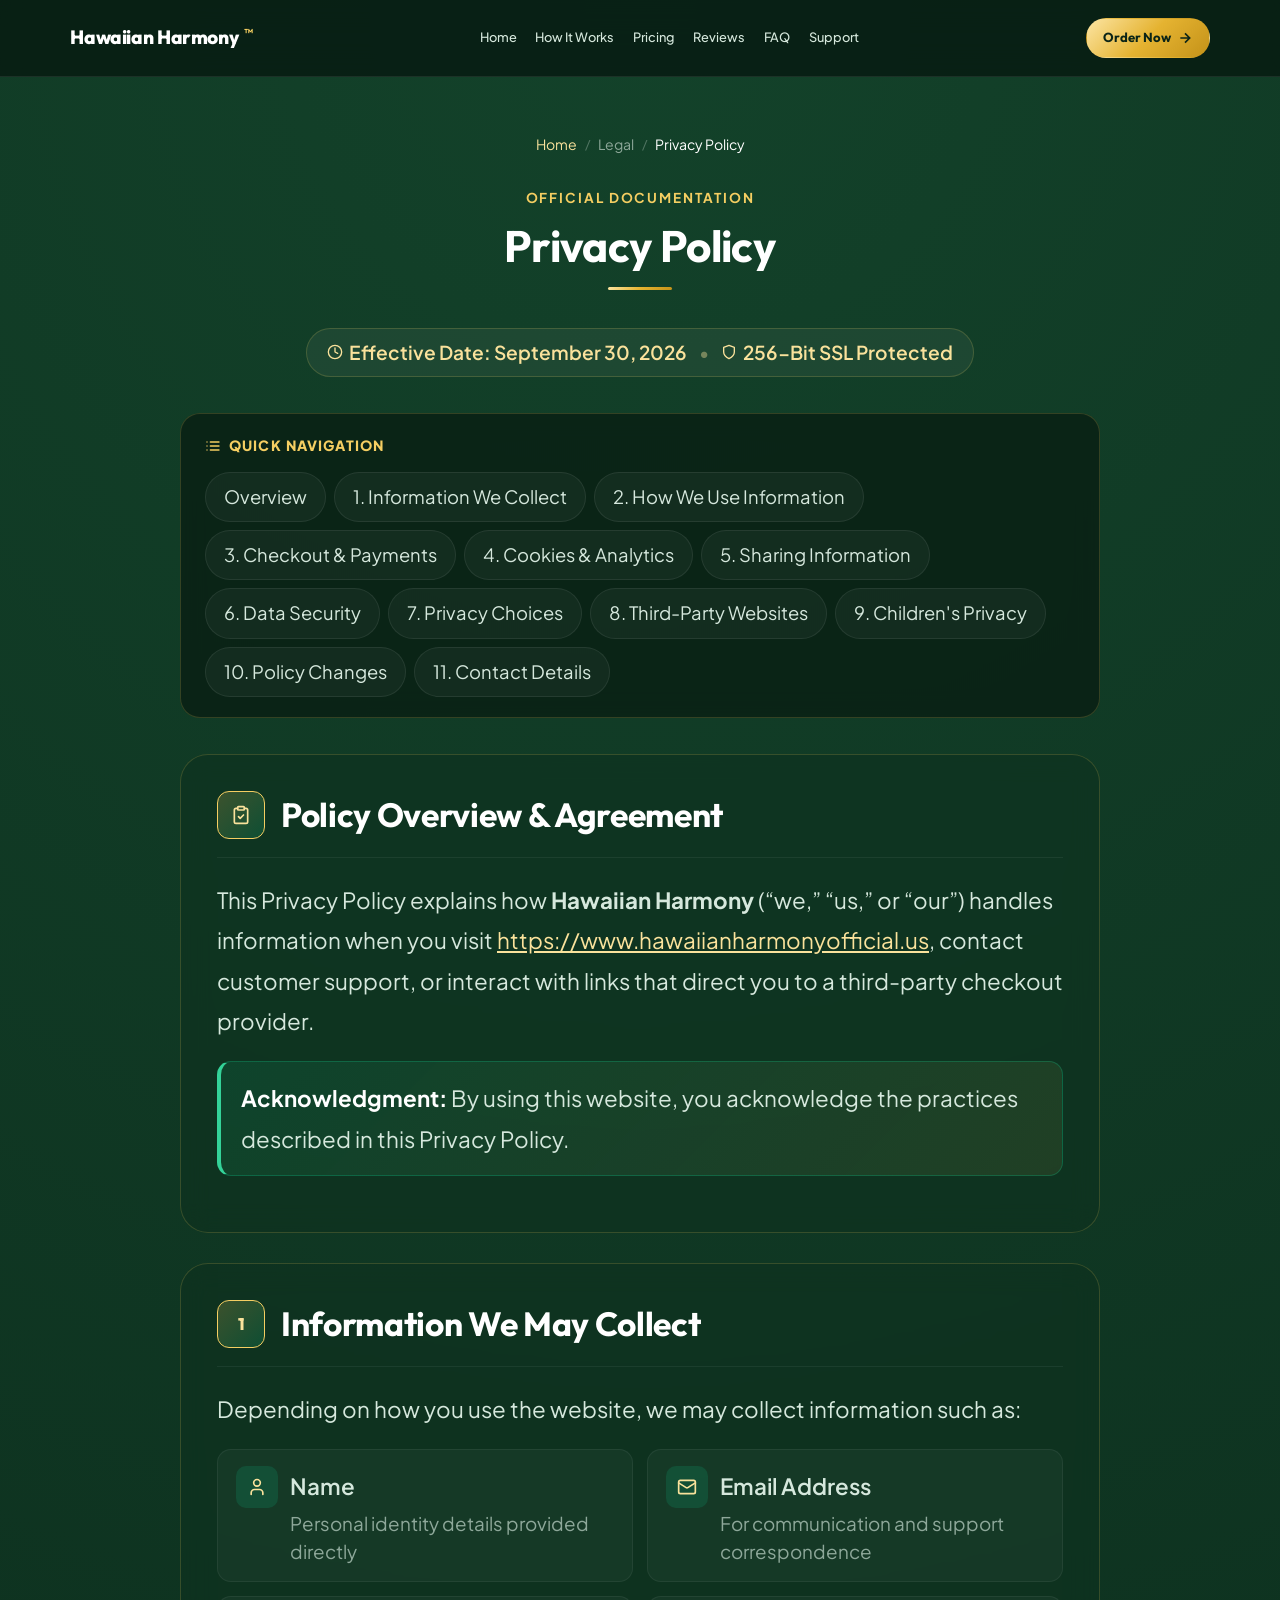
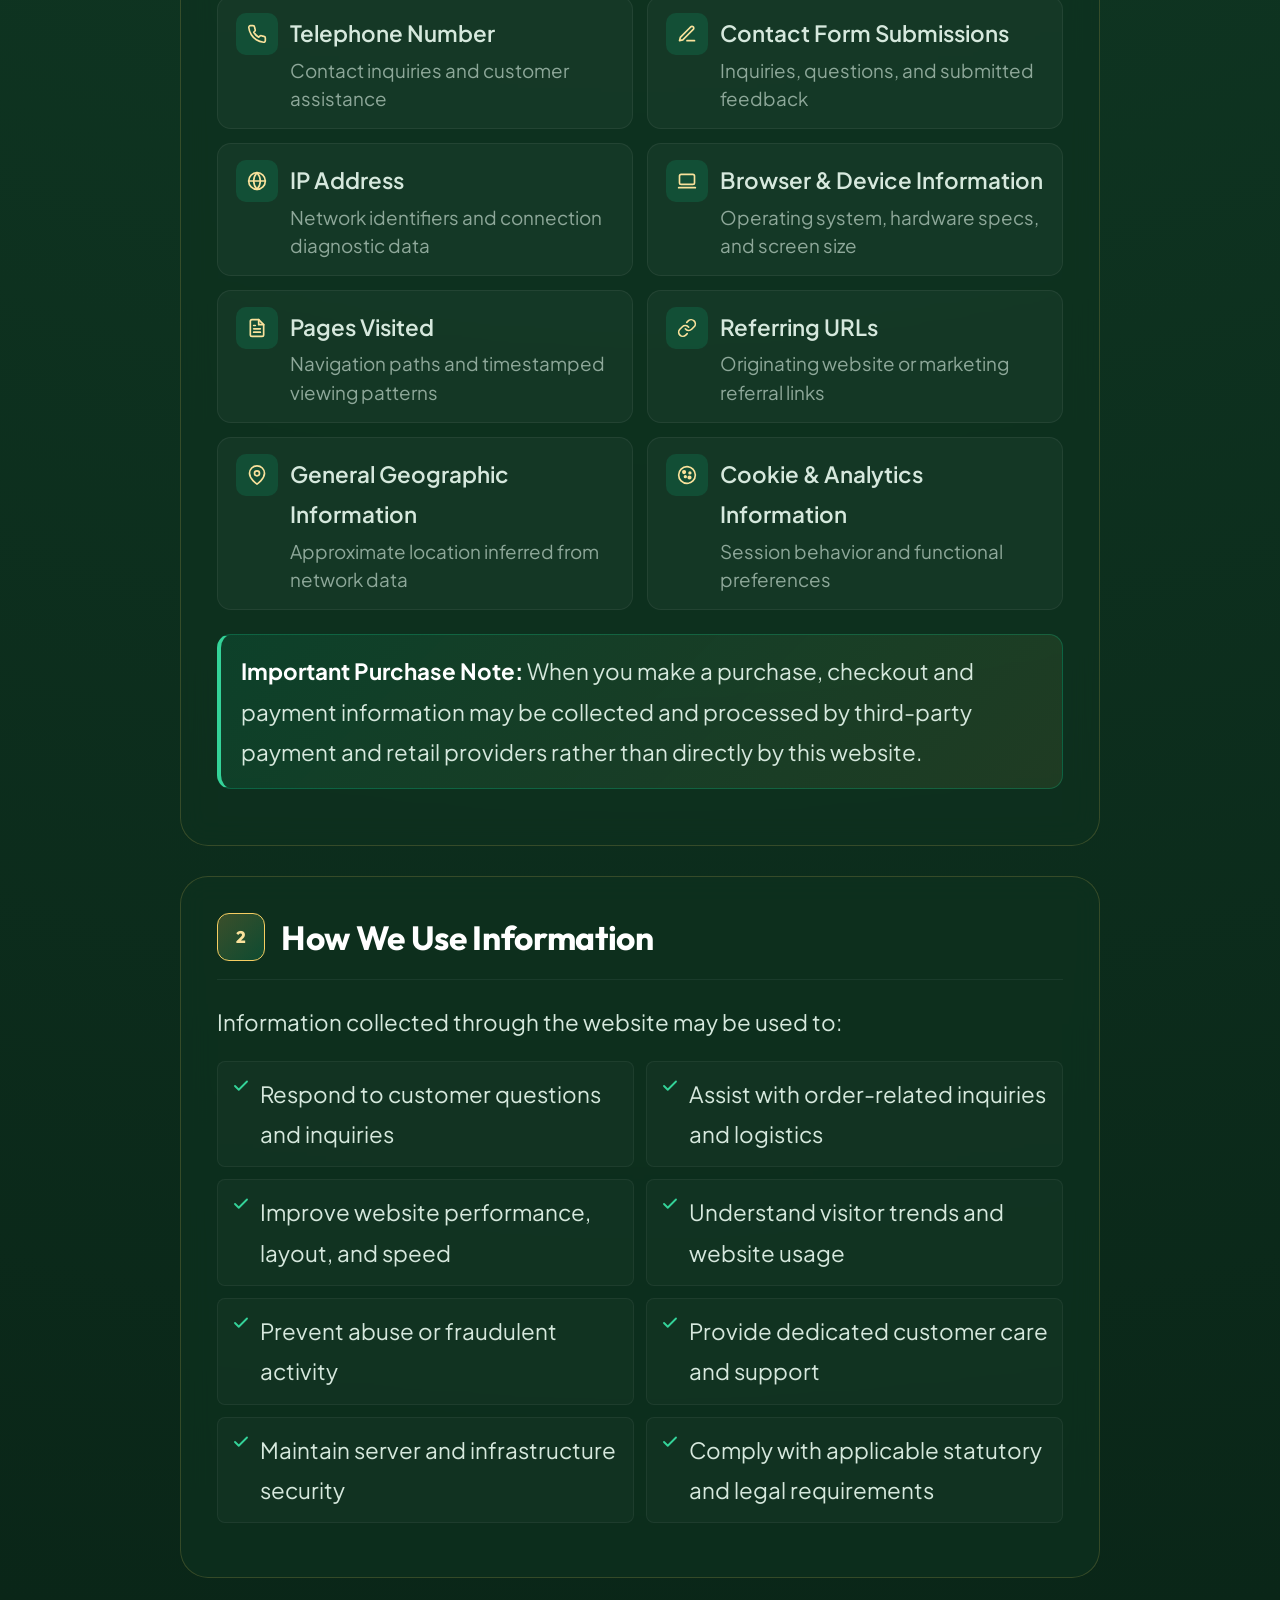
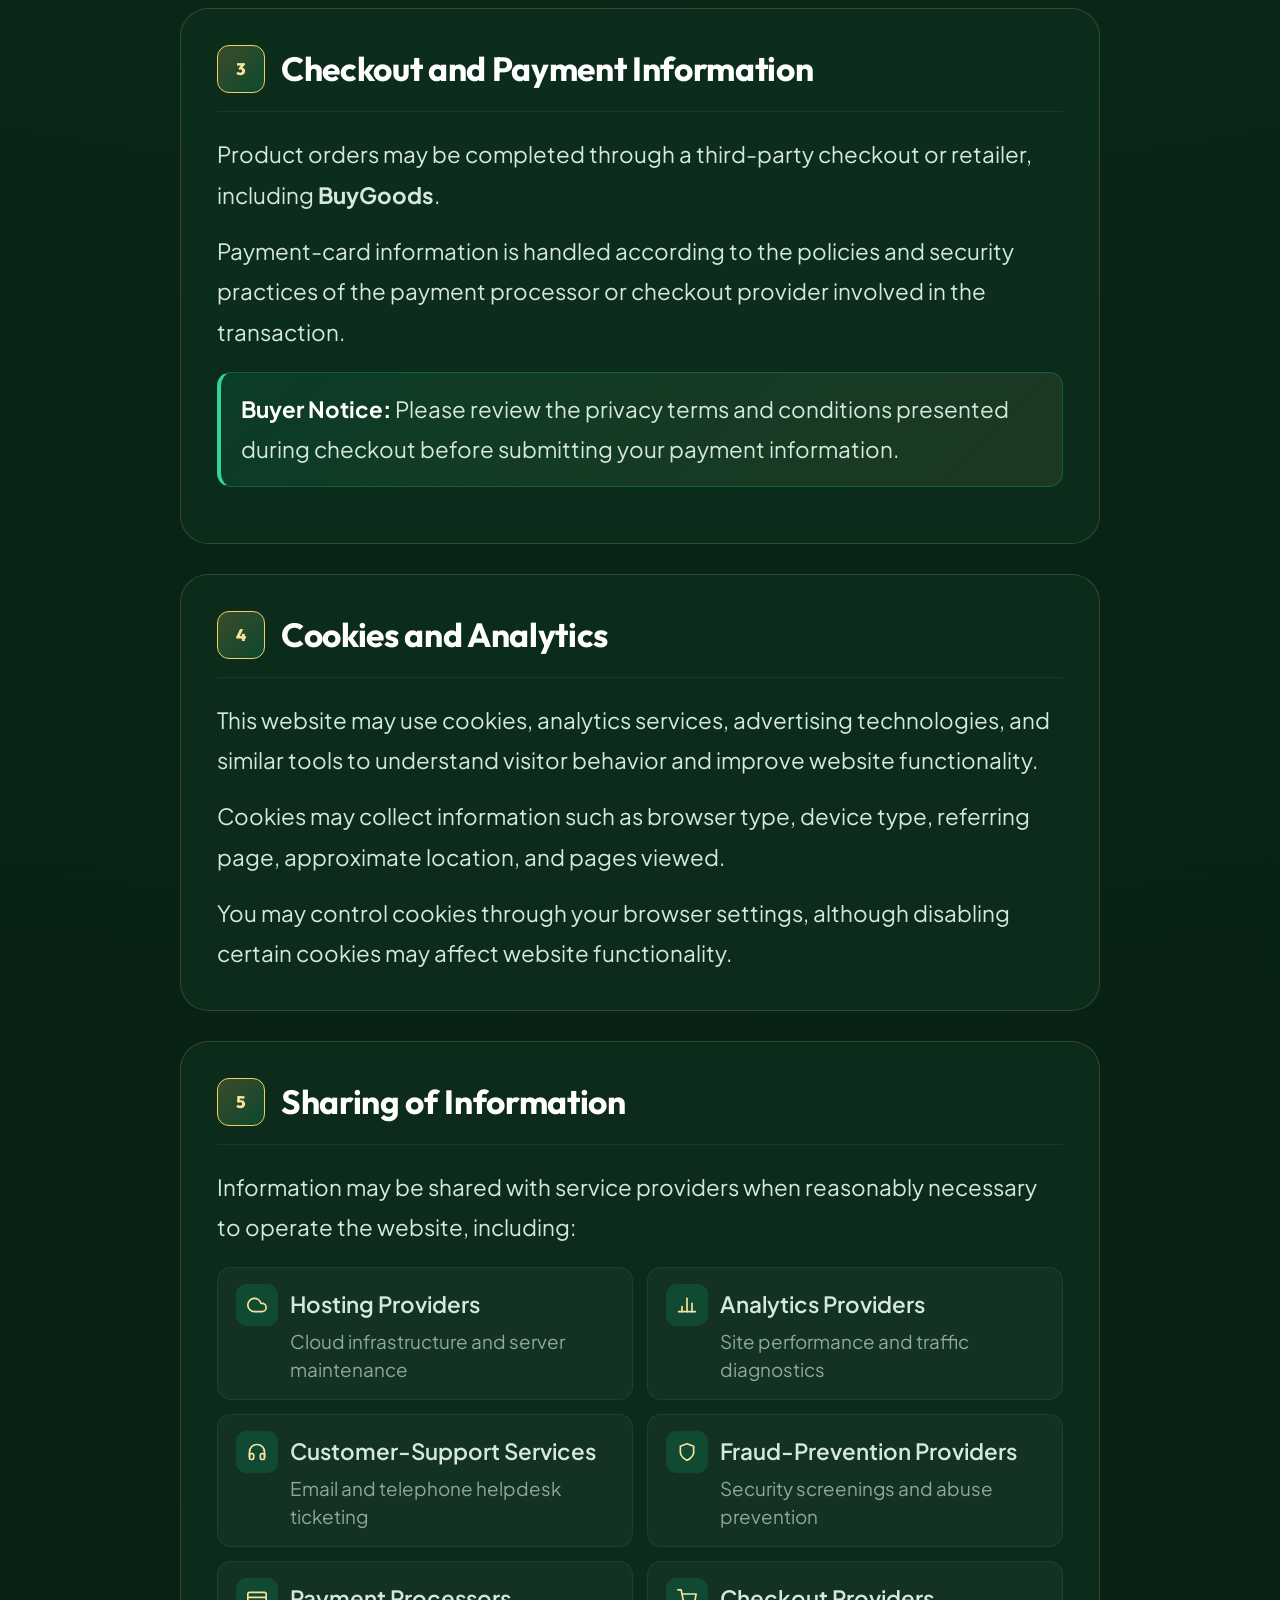
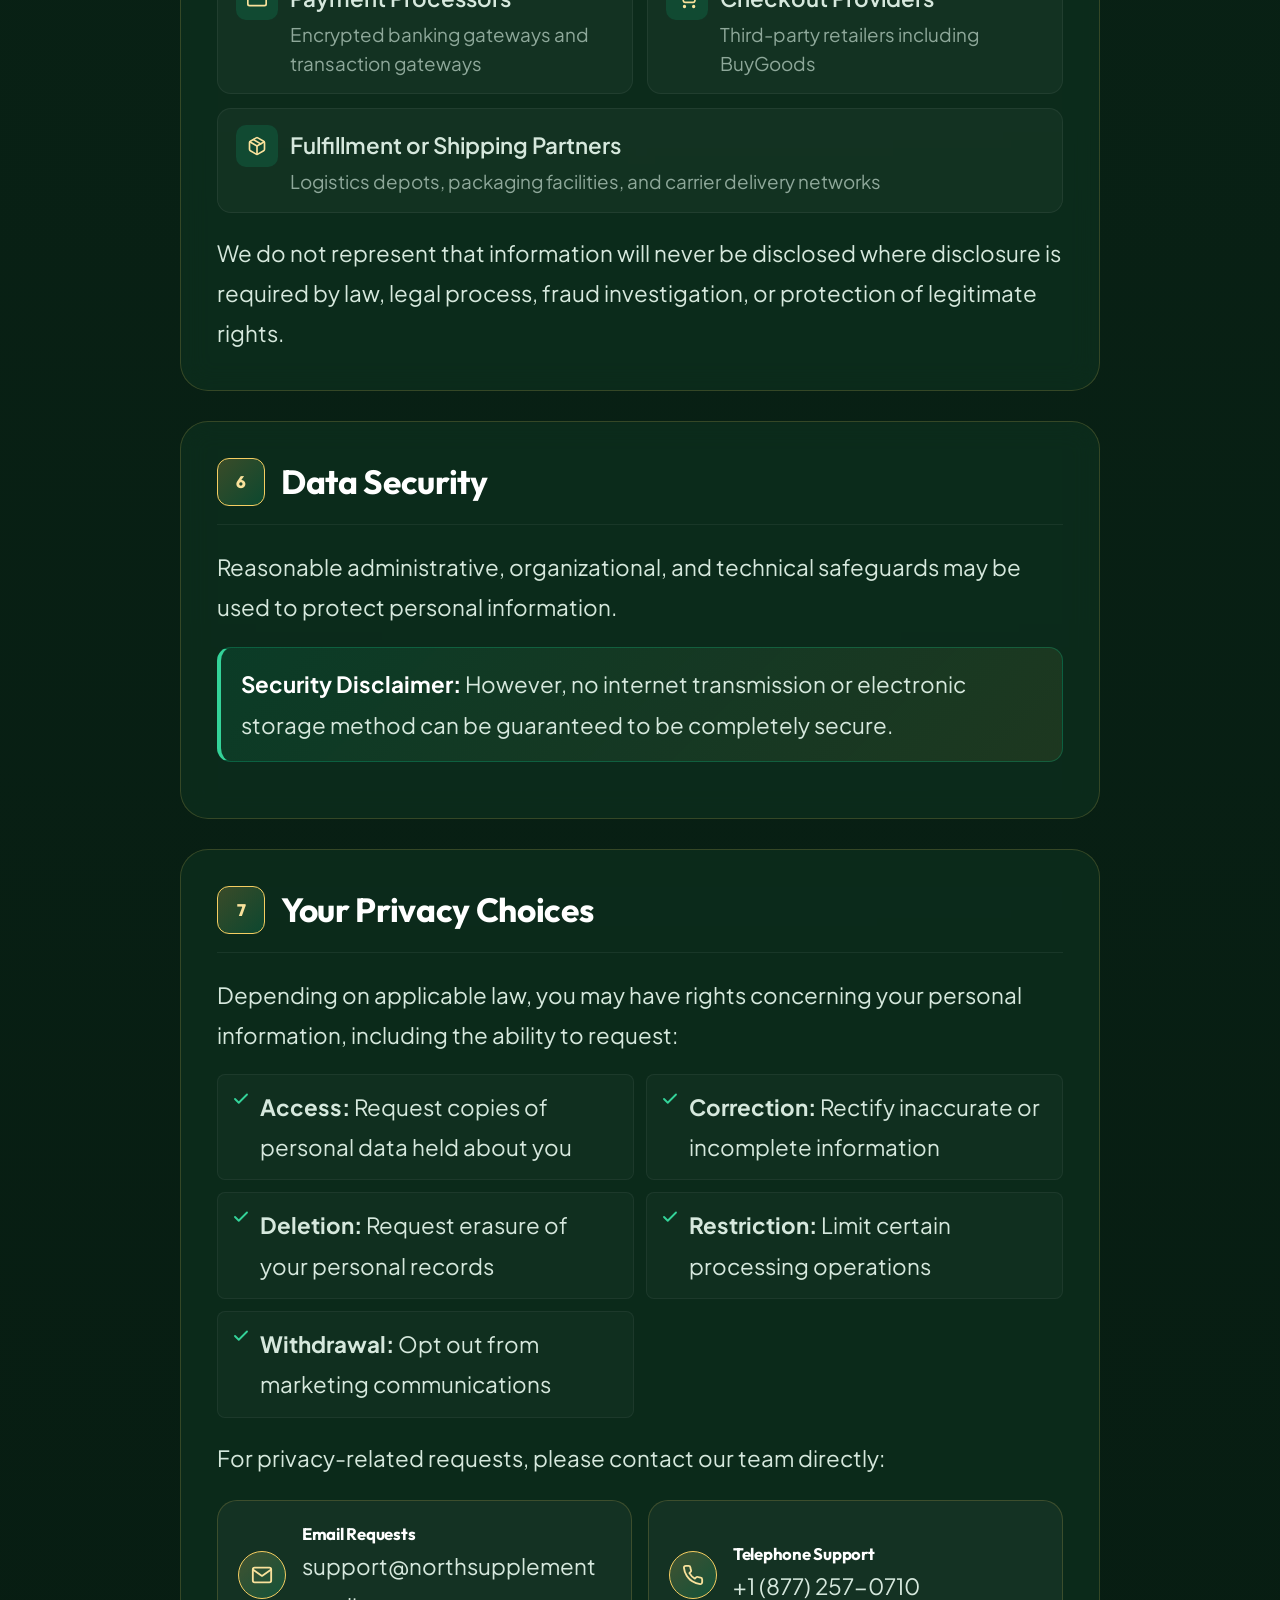
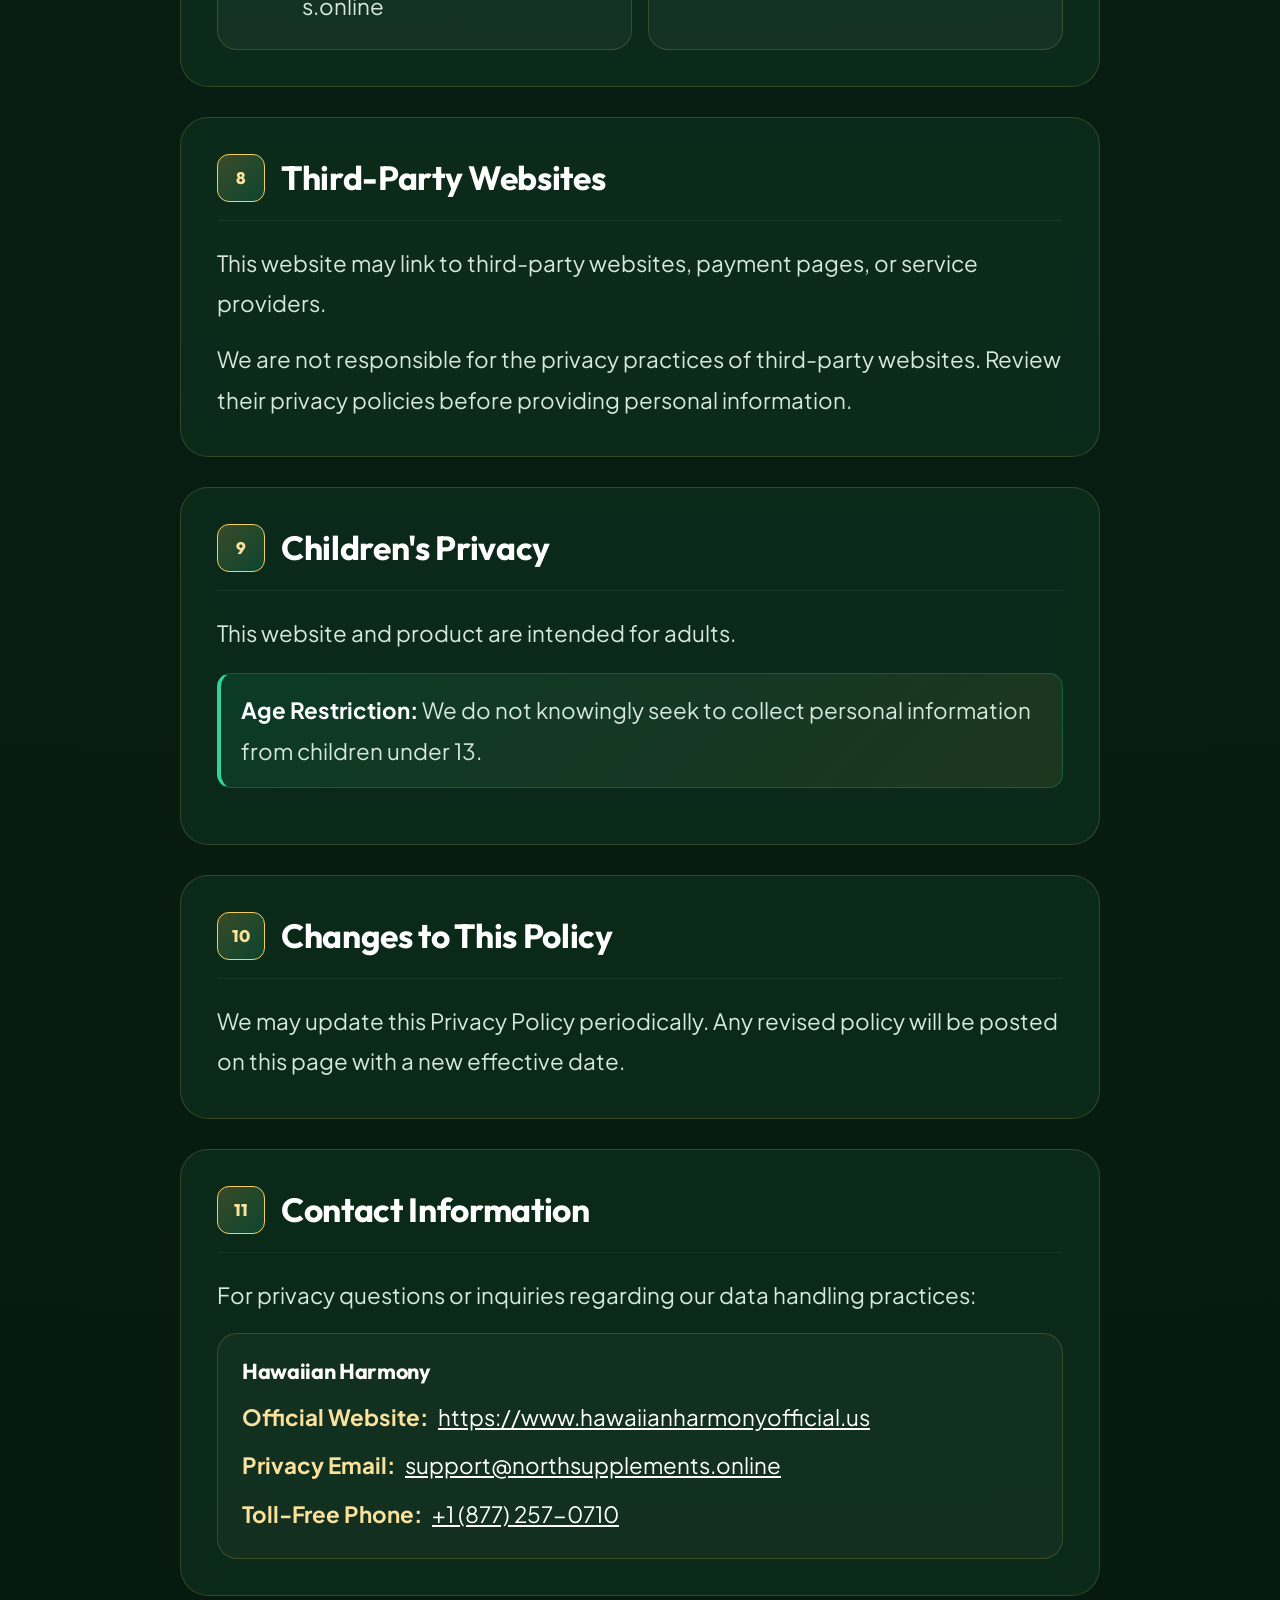
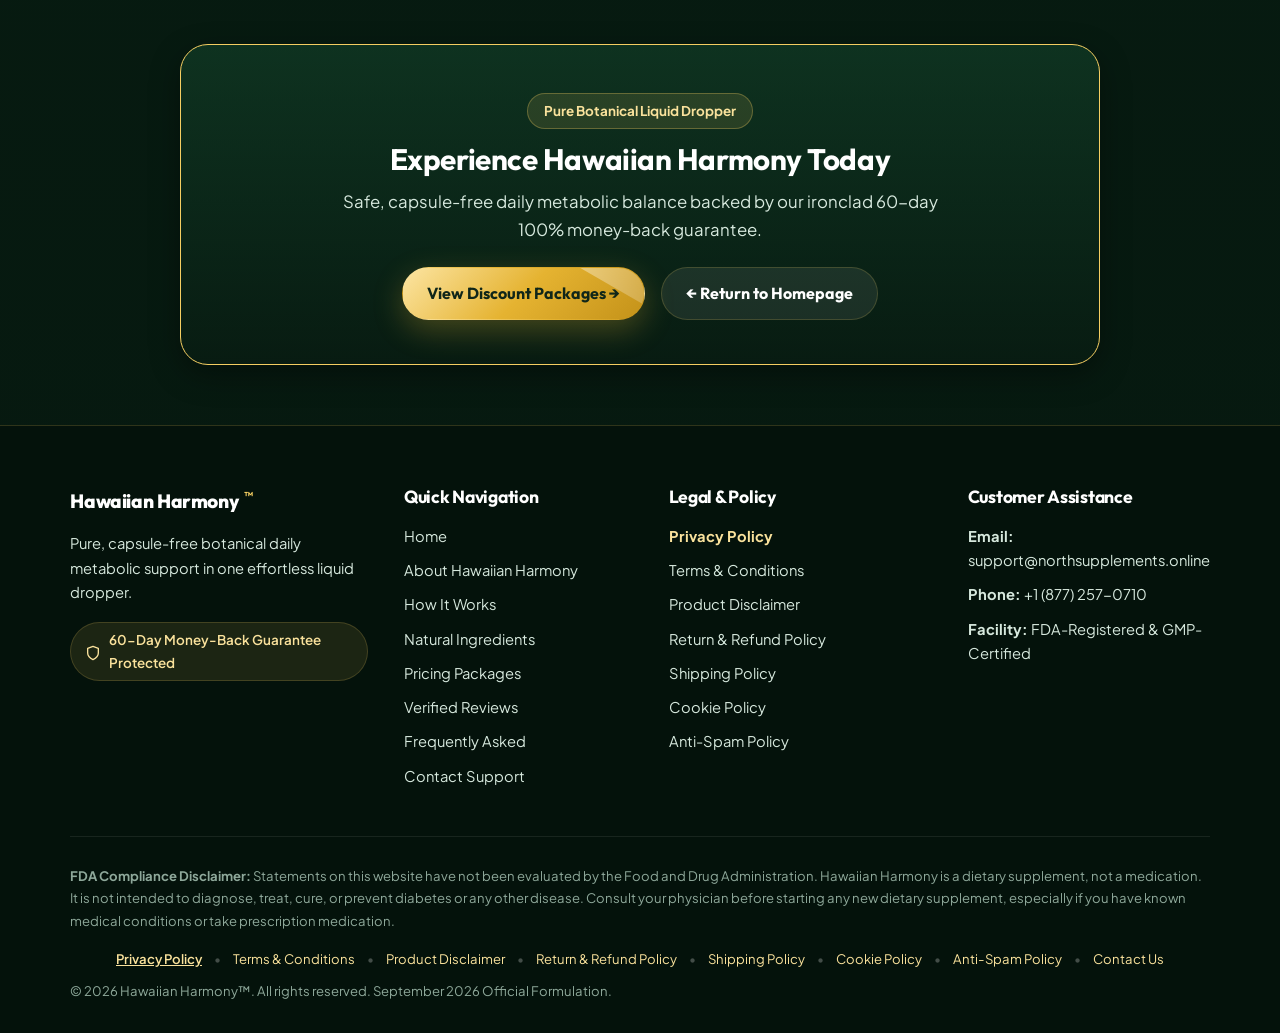
<file: privacy-policy.html>
<!DOCTYPE html>
<html lang="en">

<head>
  <meta charset="utf-8" />
  <meta content="width=device-width, initial-scale=1.0" name="viewport" />
  <title>
    Privacy Policy | Hawaiian Harmony Official Website
  </title>
  <meta
    content="Review the Privacy Policy for Hawaiian Harmony. Learn how we handle information, cookies, analytics, payment processing, data security, and your privacy choices."
    name="description" />
  <link rel="canonical" href="https://www.hawaiianharmonyofficial.us/privacy-policy.html" />

  <!-- Open Graph / Facebook -->
  <meta property="og:type" content="website" />
  <meta property="og:locale" content="en_US" />
  <meta property="og:site_name" content="Hawaiian Harmony" />
  <meta property="og:url" content="https://www.hawaiianharmonyofficial.us/privacy-policy.html" />
  <meta property="og:title" content="Privacy Policy | Hawaiian Harmony Official Website" />
  <meta property="og:description" content="Review the Privacy Policy for Hawaiian Harmony. Learn how we handle information, cookies, analytics, payment processing, data security, and your privacy choices." />
  <meta property="og:image" content="https://www.hawaiianharmonyofficial.us/images/hero_bottle.jpg" />
  <meta property="og:image:alt" content="Hawaiian Harmony Privacy Policy" />

  <!-- Twitter Cards -->
  <meta name="twitter:card" content="summary_large_image" />
  <meta name="twitter:title" content="Privacy Policy | Hawaiian Harmony Official Website" />
  <meta name="twitter:description" content="Review the Privacy Policy for Hawaiian Harmony. Learn how we handle information, cookies, analytics, payment processing, data security, and your privacy choices." />
  <meta name="twitter:image" content="https://www.hawaiianharmonyofficial.us/images/hero_bottle.jpg" />

  <!-- Structured Data (JSON-LD) -->
  <script type="application/ld+json">
  {
    "@context": "https://schema.org",
    "@graph": [
      {
        "@type": "Organization",
        "@id": "https://www.hawaiianharmonyofficial.us/#organization",
        "name": "Hawaiian Harmony",
        "alternateName": "North Supplements",
        "url": "https://www.hawaiianharmonyofficial.us/",
        "logo": {
          "@type": "ImageObject",
          "@id": "https://www.hawaiianharmonyofficial.us/#logo",
          "url": "https://www.hawaiianharmonyofficial.us/images/hero_bottle.jpg",
          "caption": "Hawaiian Harmony"
        },
        "image": "https://www.hawaiianharmonyofficial.us/images/hero_bottle.jpg",
        "contactPoint": [
          {
            "@type": "ContactPoint",
            "telephone": "+1-877-257-0710",
            "contactType": "customer service",
            "email": "support@northsupplements.online",
            "availableLanguage": ["en", "English"]
          }
        ]
      },
      {
        "@type": "WebPage",
        "@id": "https://www.hawaiianharmonyofficial.us/privacy-policy.html#webpage",
        "url": "https://www.hawaiianharmonyofficial.us/privacy-policy.html",
        "name": "Privacy Policy | Hawaiian Harmony Official Website",
        "description": "Review the Privacy Policy for Hawaiian Harmony. Learn how we handle information, cookies, analytics, payment processing, data security, and your privacy choices.",
        "isPartOf": {
          "@type": "WebSite",
          "@id": "https://www.hawaiianharmonyofficial.us/#website",
          "url": "https://www.hawaiianharmonyofficial.us/",
          "name": "Hawaiian Harmony"
        },
        "breadcrumb": {
          "@id": "https://www.hawaiianharmonyofficial.us/privacy-policy.html#breadcrumb"
        },
        "inLanguage": "en-US"
      },
      {
        "@type": "BreadcrumbList",
        "@id": "https://www.hawaiianharmonyofficial.us/privacy-policy.html#breadcrumb",
        "itemListElement": [
          {
            "@type": "ListItem",
            "position": 1,
            "name": "Home",
            "item": "https://www.hawaiianharmonyofficial.us/"
          },
          {
            "@type": "ListItem",
            "position": 2,
            "name": "Privacy Policy",
            "item": "https://www.hawaiianharmonyofficial.us/privacy-policy.html"
          }
        ]
      }
    ]
  }
  </script>

  <link href="https://fonts.googleapis.com" rel="preconnect" />
  <link crossorigin="" href="https://fonts.gstatic.com" rel="preconnect" />
  <link
    href="https://fonts.googleapis.com/css2?family=Outfit:wght@300;400;500;600;700;800&amp;family=Plus+Jakarta+Sans:ital,wght@0,300;0,400;0,500;0,600;0,700;0,800;1,400;1,600&amp;display=swap"
    rel="stylesheet" />
  <link href="styles.css?v=3.4" rel="stylesheet" />
</head>

<body class="inner-page">
  <!-- HEADER -->
  <header class="site-header" id="site-header">
    <div class="container header-container">
      <a class="brand-logo" href="index.html">
        <span class="brand-name">
          Hawaiian Harmony
          <span class="trademark">
            ™
          </span>
        </span>
      </a>
      <nav class="nav-menu" id="nav-menu">
        <a class="nav-link" href="index.html">
          Home
        </a>
        <a class="nav-link" href="index.html#how-it-works">
          How It Works
        </a>
        <a class="nav-link" href="index.html#pricing-packages">
          Pricing
        </a>
        <a class="nav-link" href="index.html#reviews">
          Reviews
        </a>
        <a class="nav-link" href="index.html#faq">
          FAQ
        </a>
        <a class="nav-link" href="contact.html">
          Support
        </a>
      </nav>
      <div class="header-actions">
        <a class="btn btn-nav-cta" href="index.html#pricing-packages">
          <span>
            Order Now
          </span>
          <svg fill="none" height="16" stroke="currentColor" stroke-width="2.5" viewbox="0 0 24 24" width="16">
            <path d="M5 12h14M12 5l7 7-7 7">
            </path>
          </svg>
        </a>
        <button aria-label="Toggle navigation menu" class="nav-toggle-btn" id="nav-toggle" type="button">
          <span class="hamburger-line">
          </span>
          <span class="hamburger-line">
          </span>
          <span class="hamburger-line">
          </span>
        </button>
      </div>
    </div>
  </header>

  <main id="main-content">
    <!-- HERO SECTION -->
    <section class="policy-hero-section">
      <div class="container">
        <nav aria-label="Breadcrumb" class="policy-breadcrumbs">
          <a href="index.html">Home</a>
          <span class="policy-breadcrumb-sep">/</span>
          <span>Legal</span>
          <span class="policy-breadcrumb-sep">/</span>
          <span style="color: #fff;">Privacy Policy</span>
        </nav>
        <span class="section-kicker">
          Official Documentation
        </span>
        <h1 class="section-title" style="font-size: clamp(2rem, 3.5vw, 2.75rem); margin-bottom: 8px;">
          Privacy Policy
        </h1>
        <div class="divider-gold">
        </div>
        <div class="policy-meta-bar">
          <span class="policy-meta-item">
            <svg class="svg-icon" width="16" height="16" viewBox="0 0 24 24" fill="none" stroke="currentColor" stroke-width="2" stroke-linecap="round" stroke-linejoin="round"><circle cx="12" cy="12" r="10"/><polyline points="12 6 12 12 16 14"/></svg>
            Effective Date: September 30, 2026
          </span>
          <span class="policy-meta-dot">•</span>
          <span class="policy-meta-item">
            <svg class="svg-icon" width="16" height="16" viewBox="0 0 24 24" fill="none" stroke="currentColor" stroke-width="2" stroke-linecap="round" stroke-linejoin="round"><path d="M12 22s8-4 8-10V5l-8-3-8 3v7c0 6 8 10 8 10z"/></svg>
            256-Bit SSL Protected
          </span>
        </div>
      </div>
    </section>

    <!-- MAIN POLICY CONTENT -->
    <div class="policy-container">
      <!-- QUICK NAVIGATION PILLS -->
      <div class="policy-nav-wrapper">
        <div class="policy-nav-title">
          <svg class="svg-icon" width="16" height="16" viewBox="0 0 24 24" fill="none" stroke="currentColor" stroke-width="2" stroke-linecap="round" stroke-linejoin="round"><line x1="8" y1="6" x2="21" y2="6"/><line x1="8" y1="12" x2="21" y2="12"/><line x1="8" y1="18" x2="21" y2="18"/><line x1="3" y1="6" x2="3.01" y2="6"/><line x1="3" y1="12" x2="3.01" y2="12"/><line x1="3" y1="18" x2="3.01" y2="18"/></svg>
          Quick Navigation
        </div>
        <div class="policy-nav-links">
          <a class="policy-nav-link" href="#overview">Overview</a>
          <a class="policy-nav-link" href="#info-collected">1. Information We Collect</a>
          <a class="policy-nav-link" href="#how-we-use">2. How We Use Information</a>
          <a class="policy-nav-link" href="#checkout-payments">3. Checkout &amp; Payments</a>
          <a class="policy-nav-link" href="#cookies-analytics">4. Cookies &amp; Analytics</a>
          <a class="policy-nav-link" href="#sharing-info">5. Sharing Information</a>
          <a class="policy-nav-link" href="#data-security">6. Data Security</a>
          <a class="policy-nav-link" href="#privacy-choices">7. Privacy Choices</a>
          <a class="policy-nav-link" href="#third-party-links">8. Third-Party Websites</a>
          <a class="policy-nav-link" href="#children-policy">9. Children's Privacy</a>
          <a class="policy-nav-link" href="#policy-changes">10. Policy Changes</a>
          <a class="policy-nav-link" href="#contact-privacy">11. Contact Details</a>
        </div>
      </div>

      <!-- OVERVIEW / INTRO CARD -->
      <article class="policy-card" id="overview">
        <div class="policy-card-header">
          <span class="policy-sec-num"><svg class="svg-icon" width="20" height="20" viewBox="0 0 24 24" fill="none" stroke="currentColor" stroke-width="2" stroke-linecap="round" stroke-linejoin="round"><path d="M16 4h2a2 2 0 0 1 2 2v14a2 2 0 0 1-2 2H6a2 2 0 0 1-2-2V6a2 2 0 0 1 2-2h2"/><rect x="8" y="2" width="8" height="4" rx="1" ry="1"/><path d="M9 14l2 2 4-4"/></svg></span>
          <div>
            <h2 class="policy-sec-title">
              Policy Overview &amp; Agreement
            </h2>
          </div>
        </div>
        <div class="policy-body">
          <p class="policy-intro-lead">
            This Privacy Policy explains how <strong>Hawaiian Harmony</strong> (“we,” “us,” or “our”) handles information when you visit <a href="https://www.hawaiianharmonyofficial.us" target="_blank" rel="noopener noreferrer" style="color: var(--gold-300); text-decoration: underline;">https://www.hawaiianharmonyofficial.us</a>, contact customer support, or interact with links that direct you to a third-party checkout provider.
          </p>
          <div class="policy-highlight-banner">
            <strong style="color: #fff;">Acknowledgment:</strong> By using this website, you acknowledge the practices described in this Privacy Policy.
          </div>
        </div>
      </article>

      <!-- SECTION 1: INFORMATION WE MAY COLLECT -->
      <article class="policy-card" id="info-collected">
        <div class="policy-card-header">
          <span class="policy-sec-num">1</span>
          <div>
            <h2 class="policy-sec-title">
              Information We May Collect
            </h2>
          </div>
        </div>
        <div class="policy-body">
          <p>
            Depending on how you use the website, we may collect information such as:
          </p>

          <div class="policy-grid-2col">
            <div class="policy-grid-item">
              <span class="policy-item-icon"><svg class="svg-icon" width="20" height="20" viewBox="0 0 24 24" fill="none" stroke="currentColor" stroke-width="2" stroke-linecap="round" stroke-linejoin="round"><path d="M19 21v-2a4 4 0 0 0-4-4H9a4 4 0 0 0-4 4v2"/><circle cx="12" cy="7" r="4"/></svg></span>
              <div>
                <div class="policy-item-text">Name</div>
                <span class="policy-item-sub">Personal identity details provided directly</span>
              </div>
            </div>

            <div class="policy-grid-item">
              <span class="policy-item-icon"><svg class="svg-icon" width="20" height="20" viewBox="0 0 24 24" fill="none" stroke="currentColor" stroke-width="2" stroke-linecap="round" stroke-linejoin="round"><rect x="2" y="4" width="20" height="16" rx="2"/><path d="m22 7-8.97 5.7a1.94 1.94 0 0 1-2.06 0L2 7"/></svg></span>
              <div>
                <div class="policy-item-text">Email Address</div>
                <span class="policy-item-sub">For communication and support correspondence</span>
              </div>
            </div>

            <div class="policy-grid-item">
              <span class="policy-item-icon"><svg class="svg-icon" width="20" height="20" viewBox="0 0 24 24" fill="none" stroke="currentColor" stroke-width="2" stroke-linecap="round" stroke-linejoin="round"><path d="M22 16.92v3a2 2 0 0 1-2.18 2 19.79 19.79 0 0 1-8.63-3.07 19.5 19.5 0 0 1-6-6 19.79 19.79 0 0 1-3.07-8.67A2 2 0 0 1 4.11 2h3a2 2 0 0 1 2 1.72 12.84 12.84 0 0 0 .7 2.81 2 2 0 0 1-.45 2.11L8.09 9.91a16 16 0 0 0 6 6l1.27-1.27a2 2 0 0 1 2.11-.45 12.84 12.84 0 0 0 2.81.7A2 2 0 0 1 22 16.92z"/></svg></span>
              <div>
                <div class="policy-item-text">Telephone Number</div>
                <span class="policy-item-sub">Contact inquiries and customer assistance</span>
              </div>
            </div>

            <div class="policy-grid-item">
              <span class="policy-item-icon"><svg class="svg-icon" width="20" height="20" viewBox="0 0 24 24" fill="none" stroke="currentColor" stroke-width="2" stroke-linecap="round" stroke-linejoin="round"><path d="M12 20h9"/><path d="M16.5 3.5a2.121 2.121 0 0 1 3 3L7 19l-4 1 1-4L16.5 3.5z"/></svg></span>
              <div>
                <div class="policy-item-text">Contact Form Submissions</div>
                <span class="policy-item-sub">Inquiries, questions, and submitted feedback</span>
              </div>
            </div>

            <div class="policy-grid-item">
              <span class="policy-item-icon"><svg class="svg-icon" width="20" height="20" viewBox="0 0 24 24" fill="none" stroke="currentColor" stroke-width="2" stroke-linecap="round" stroke-linejoin="round"><circle cx="12" cy="12" r="10"/><line x1="2" y1="12" x2="22" y2="12"/><path d="M12 2a15.3 15.3 0 0 1 4 10 15.3 15.3 0 0 1-4 10 15.3 15.3 0 0 1-4-10 15.3 15.3 0 0 1 4-10z"/></svg></span>
              <div>
                <div class="policy-item-text">IP Address</div>
                <span class="policy-item-sub">Network identifiers and connection diagnostic data</span>
              </div>
            </div>

            <div class="policy-grid-item">
              <span class="policy-item-icon"><svg class="svg-icon" width="20" height="20" viewBox="0 0 24 24" fill="none" stroke="currentColor" stroke-width="2" stroke-linecap="round" stroke-linejoin="round"><rect x="3" y="4" width="18" height="12" rx="2"/><path d="M2 20h20"/></svg></span>
              <div>
                <div class="policy-item-text">Browser &amp; Device Information</div>
                <span class="policy-item-sub">Operating system, hardware specs, and screen size</span>
              </div>
            </div>

            <div class="policy-grid-item">
              <span class="policy-item-icon"><svg class="svg-icon" width="20" height="20" viewBox="0 0 24 24" fill="none" stroke="currentColor" stroke-width="2" stroke-linecap="round" stroke-linejoin="round"><path d="M14 2H6a2 2 0 0 0-2 2v16a2 2 0 0 0 2 2h12a2 2 0 0 0 2-2V8z"/><polyline points="14 2 14 8 20 8"/><line x1="16" y1="13" x2="8" y2="13"/><line x1="16" y1="17" x2="8" y2="17"/><polyline points="10 9 9 9 8 9"/></svg></span>
              <div>
                <div class="policy-item-text">Pages Visited</div>
                <span class="policy-item-sub">Navigation paths and timestamped viewing patterns</span>
              </div>
            </div>

            <div class="policy-grid-item">
              <span class="policy-item-icon"><svg class="svg-icon" width="20" height="20" viewBox="0 0 24 24" fill="none" stroke="currentColor" stroke-width="2" stroke-linecap="round" stroke-linejoin="round"><path d="M10 13a5 5 0 0 0 7.54.54l3-3a5 5 0 0 0-7.07-7.07l-1.72 1.71"/><path d="M14 11a5 5 0 0 0-7.54-.54l-3 3a5 5 0 0 0 7.07 7.07l1.71-1.71"/></svg></span>
              <div>
                <div class="policy-item-text">Referring URLs</div>
                <span class="policy-item-sub">Originating website or marketing referral links</span>
              </div>
            </div>

            <div class="policy-grid-item">
              <span class="policy-item-icon"><svg class="svg-icon" width="20" height="20" viewBox="0 0 24 24" fill="none" stroke="currentColor" stroke-width="2" stroke-linecap="round" stroke-linejoin="round"><path d="M21 10c0 7-9 13-9 13s-9-6-9-13a9 9 0 0 1 18 0z"/><circle cx="12" cy="10" r="3"/></svg></span>
              <div>
                <div class="policy-item-text">General Geographic Information</div>
                <span class="policy-item-sub">Approximate location inferred from network data</span>
              </div>
            </div>

            <div class="policy-grid-item">
              <span class="policy-item-icon"><svg class="svg-icon" width="20" height="20" viewBox="0 0 24 24" fill="none" stroke="currentColor" stroke-width="2" stroke-linecap="round" stroke-linejoin="round"><circle cx="12" cy="12" r="10"/><circle cx="8.5" cy="8.5" r="1.5" fill="currentColor"/><circle cx="15.5" cy="9.5" r="1" fill="currentColor"/><circle cx="10" cy="14" r="1" fill="currentColor"/><circle cx="15" cy="15" r="1.5" fill="currentColor"/></svg></span>
              <div>
                <div class="policy-item-text">Cookie &amp; Analytics Information</div>
                <span class="policy-item-sub">Session behavior and functional preferences</span>
              </div>
            </div>
          </div>

          <div class="policy-highlight-banner" style="margin-top: 24px;">
            <strong style="color: #fff;">Important Purchase Note:</strong> When you make a purchase, checkout and payment information may be collected and processed by third-party payment and retail providers rather than directly by this website.
          </div>
        </div>
      </article>

      <!-- SECTION 2: HOW WE USE INFORMATION -->
      <article class="policy-card" id="how-we-use">
        <div class="policy-card-header">
          <span class="policy-sec-num">2</span>
          <div>
            <h2 class="policy-sec-title">
              How We Use Information
            </h2>
          </div>
        </div>
        <div class="policy-body">
          <p>
            Information collected through the website may be used to:
          </p>

          <ul class="policy-checklist">
            <li>
              <svg class="svg-icon" width="18" height="18" viewBox="0 0 24 24" fill="none" stroke="currentColor" stroke-width="2.5" stroke-linecap="round" stroke-linejoin="round"><polyline points="20 6 9 17 4 12"/></svg>
              <span>Respond to customer questions and inquiries</span>
            </li>
            <li>
              <svg class="svg-icon" width="18" height="18" viewBox="0 0 24 24" fill="none" stroke="currentColor" stroke-width="2.5" stroke-linecap="round" stroke-linejoin="round"><polyline points="20 6 9 17 4 12"/></svg>
              <span>Assist with order-related inquiries and logistics</span>
            </li>
            <li>
              <svg class="svg-icon" width="18" height="18" viewBox="0 0 24 24" fill="none" stroke="currentColor" stroke-width="2.5" stroke-linecap="round" stroke-linejoin="round"><polyline points="20 6 9 17 4 12"/></svg>
              <span>Improve website performance, layout, and speed</span>
            </li>
            <li>
              <svg class="svg-icon" width="18" height="18" viewBox="0 0 24 24" fill="none" stroke="currentColor" stroke-width="2.5" stroke-linecap="round" stroke-linejoin="round"><polyline points="20 6 9 17 4 12"/></svg>
              <span>Understand visitor trends and website usage</span>
            </li>
            <li>
              <svg class="svg-icon" width="18" height="18" viewBox="0 0 24 24" fill="none" stroke="currentColor" stroke-width="2.5" stroke-linecap="round" stroke-linejoin="round"><polyline points="20 6 9 17 4 12"/></svg>
              <span>Prevent abuse or fraudulent activity</span>
            </li>
            <li>
              <svg class="svg-icon" width="18" height="18" viewBox="0 0 24 24" fill="none" stroke="currentColor" stroke-width="2.5" stroke-linecap="round" stroke-linejoin="round"><polyline points="20 6 9 17 4 12"/></svg>
              <span>Provide dedicated customer care and support</span>
            </li>
            <li>
              <svg class="svg-icon" width="18" height="18" viewBox="0 0 24 24" fill="none" stroke="currentColor" stroke-width="2.5" stroke-linecap="round" stroke-linejoin="round"><polyline points="20 6 9 17 4 12"/></svg>
              <span>Maintain server and infrastructure security</span>
            </li>
            <li>
              <svg class="svg-icon" width="18" height="18" viewBox="0 0 24 24" fill="none" stroke="currentColor" stroke-width="2.5" stroke-linecap="round" stroke-linejoin="round"><polyline points="20 6 9 17 4 12"/></svg>
              <span>Comply with applicable statutory and legal requirements</span>
            </li>
          </ul>
        </div>
      </article>

      <!-- SECTION 3: CHECKOUT AND PAYMENT INFORMATION -->
      <article class="policy-card" id="checkout-payments">
        <div class="policy-card-header">
          <span class="policy-sec-num">3</span>
          <div>
            <h2 class="policy-sec-title">
              Checkout and Payment Information
            </h2>
          </div>
        </div>
        <div class="policy-body">
          <p>
            Product orders may be completed through a third-party checkout or retailer, including <strong>BuyGoods</strong>.
          </p>
          <p>
            Payment-card information is handled according to the policies and security practices of the payment processor or checkout provider involved in the transaction.
          </p>
          <div class="policy-highlight-banner">
            <strong style="color: #fff;">Buyer Notice:</strong> Please review the privacy terms and conditions presented during checkout before submitting your payment information.
          </div>
        </div>
      </article>

      <!-- SECTION 4: COOKIES AND ANALYTICS -->
      <article class="policy-card" id="cookies-analytics">
        <div class="policy-card-header">
          <span class="policy-sec-num">4</span>
          <div>
            <h2 class="policy-sec-title">
              Cookies and Analytics
            </h2>
          </div>
        </div>
        <div class="policy-body">
          <p>
            This website may use cookies, analytics services, advertising technologies, and similar tools to understand visitor behavior and improve website functionality.
          </p>
          <p>
            Cookies may collect information such as browser type, device type, referring page, approximate location, and pages viewed.
          </p>
          <p>
            You may control cookies through your browser settings, although disabling certain cookies may affect website functionality.
          </p>
        </div>
      </article>

      <!-- SECTION 5: SHARING OF INFORMATION -->
      <article class="policy-card" id="sharing-info">
        <div class="policy-card-header">
          <span class="policy-sec-num">5</span>
          <div>
            <h2 class="policy-sec-title">
              Sharing of Information
            </h2>
          </div>
        </div>
        <div class="policy-body">
          <p>
            Information may be shared with service providers when reasonably necessary to operate the website, including:
          </p>

          <div class="policy-grid-2col">
            <div class="policy-grid-item">
              <span class="policy-item-icon"><svg class="svg-icon" width="20" height="20" viewBox="0 0 24 24" fill="none" stroke="currentColor" stroke-width="2" stroke-linecap="round" stroke-linejoin="round"><path d="M18 10h-1.26A8 8 0 1 0 9 20h9a5 5 0 0 0 0-10z"/></svg></span>
              <div>
                <div class="policy-item-text">Hosting Providers</div>
                <span class="policy-item-sub">Cloud infrastructure and server maintenance</span>
              </div>
            </div>

            <div class="policy-grid-item">
              <span class="policy-item-icon"><svg class="svg-icon" width="20" height="20" viewBox="0 0 24 24" fill="none" stroke="currentColor" stroke-width="2" stroke-linecap="round" stroke-linejoin="round"><line x1="18" y1="20" x2="18" y2="10"/><line x1="12" y1="20" x2="12" y2="4"/><line x1="6" y1="20" x2="6" y2="14"/><line x1="2" y1="20" x2="22" y2="20"/></svg></span>
              <div>
                <div class="policy-item-text">Analytics Providers</div>
                <span class="policy-item-sub">Site performance and traffic diagnostics</span>
              </div>
            </div>

            <div class="policy-grid-item">
              <span class="policy-item-icon"><svg class="svg-icon" width="20" height="20" viewBox="0 0 24 24" fill="none" stroke="currentColor" stroke-width="2" stroke-linecap="round" stroke-linejoin="round"><path d="M3 18v-6a9 9 0 0 1 18 0v6"/><path d="M21 19a2 2 0 0 1-2 2h-1a2 2 0 0 1-2-2v-3a2 2 0 0 1 2-2h3zM3 19a2 2 0 0 0 2 2h1a2 2 0 0 0 2-2v-3a2 2 0 0 0-2-2H3z"/></svg></span>
              <div>
                <div class="policy-item-text">Customer-Support Services</div>
                <span class="policy-item-sub">Email and telephone helpdesk ticketing</span>
              </div>
            </div>

            <div class="policy-grid-item">
              <span class="policy-item-icon"><svg class="svg-icon" width="20" height="20" viewBox="0 0 24 24" fill="none" stroke="currentColor" stroke-width="2" stroke-linecap="round" stroke-linejoin="round"><path d="M12 22s8-4 8-10V5l-8-3-8 3v7c0 6 8 10 8 10z"/></svg></span>
              <div>
                <div class="policy-item-text">Fraud-Prevention Providers</div>
                <span class="policy-item-sub">Security screenings and abuse prevention</span>
              </div>
            </div>

            <div class="policy-grid-item">
              <span class="policy-item-icon"><svg class="svg-icon" width="20" height="20" viewBox="0 0 24 24" fill="none" stroke="currentColor" stroke-width="2" stroke-linecap="round" stroke-linejoin="round"><rect x="1" y="4" width="22" height="16" rx="2" ry="2"/><line x1="1" y1="10" x2="23" y2="10"/></svg></span>
              <div>
                <div class="policy-item-text">Payment Processors</div>
                <span class="policy-item-sub">Encrypted banking gateways and transaction gateways</span>
              </div>
            </div>

            <div class="policy-grid-item">
              <span class="policy-item-icon"><svg class="svg-icon" width="20" height="20" viewBox="0 0 24 24" fill="none" stroke="currentColor" stroke-width="2" stroke-linecap="round" stroke-linejoin="round"><circle cx="9" cy="21" r="1"/><circle cx="20" cy="21" r="1"/><path d="M1 1h4l2.68 13.39a2 2 0 0 0 2 1.61h9.72a2 2 0 0 0 2-1.61L23 6H6"/></svg></span>
              <div>
                <div class="policy-item-text">Checkout Providers</div>
                <span class="policy-item-sub">Third-party retailers including BuyGoods</span>
              </div>
            </div>

            <div class="policy-grid-item" style="grid-column: 1 / -1;">
              <span class="policy-item-icon"><svg class="svg-icon" width="20" height="20" viewBox="0 0 24 24" fill="none" stroke="currentColor" stroke-width="2" stroke-linecap="round" stroke-linejoin="round"><path d="m7.5 4.27 9 5.15"/><path d="M21 8a2 2 0 0 0-1-1.73l-7-4a2 2 0 0 0-2 0l-7 4A2 2 0 0 0 3 8v8a2 2 0 0 0 1 1.73l7 4a2 2 0 0 0 2 0l7-4A2 2 0 0 0 21 16Z"/><path d="m3.3 7 8.7 5 8.7-5"/><path d="M12 22V12"/></svg></span>
              <div>
                <div class="policy-item-text">Fulfillment or Shipping Partners</div>
                <span class="policy-item-sub">Logistics depots, packaging facilities, and carrier delivery networks</span>
              </div>
            </div>
          </div>

          <p style="margin-top: 18px;">
            We do not represent that information will never be disclosed where disclosure is required by law, legal process, fraud investigation, or protection of legitimate rights.
          </p>
        </div>
      </article>

      <!-- SECTION 6: DATA SECURITY -->
      <article class="policy-card" id="data-security">
        <div class="policy-card-header">
          <span class="policy-sec-num">6</span>
          <div>
            <h2 class="policy-sec-title">
              Data Security
            </h2>
          </div>
        </div>
        <div class="policy-body">
          <p>
            Reasonable administrative, organizational, and technical safeguards may be used to protect personal information.
          </p>
          <div class="policy-highlight-banner">
            <strong style="color: #fff;">Security Disclaimer:</strong> However, no internet transmission or electronic storage method can be guaranteed to be completely secure.
          </div>
        </div>
      </article>

      <!-- SECTION 7: YOUR PRIVACY CHOICES -->
      <article class="policy-card" id="privacy-choices">
        <div class="policy-card-header">
          <span class="policy-sec-num">7</span>
          <div>
            <h2 class="policy-sec-title">
              Your Privacy Choices
            </h2>
          </div>
        </div>
        <div class="policy-body">
          <p>
            Depending on applicable law, you may have rights concerning your personal information, including the ability to request:
          </p>

          <ul class="policy-checklist">
            <li>
              <svg class="svg-icon" width="18" height="18" viewBox="0 0 24 24" fill="none" stroke="currentColor" stroke-width="2.5" stroke-linecap="round" stroke-linejoin="round"><polyline points="20 6 9 17 4 12"/></svg>
              <span><strong>Access:</strong> Request copies of personal data held about you</span>
            </li>
            <li>
              <svg class="svg-icon" width="18" height="18" viewBox="0 0 24 24" fill="none" stroke="currentColor" stroke-width="2.5" stroke-linecap="round" stroke-linejoin="round"><polyline points="20 6 9 17 4 12"/></svg>
              <span><strong>Correction:</strong> Rectify inaccurate or incomplete information</span>
            </li>
            <li>
              <svg class="svg-icon" width="18" height="18" viewBox="0 0 24 24" fill="none" stroke="currentColor" stroke-width="2.5" stroke-linecap="round" stroke-linejoin="round"><polyline points="20 6 9 17 4 12"/></svg>
              <span><strong>Deletion:</strong> Request erasure of your personal records</span>
            </li>
            <li>
              <svg class="svg-icon" width="18" height="18" viewBox="0 0 24 24" fill="none" stroke="currentColor" stroke-width="2.5" stroke-linecap="round" stroke-linejoin="round"><polyline points="20 6 9 17 4 12"/></svg>
              <span><strong>Restriction:</strong> Limit certain processing operations</span>
            </li>
            <li>
              <svg class="svg-icon" width="18" height="18" viewBox="0 0 24 24" fill="none" stroke="currentColor" stroke-width="2.5" stroke-linecap="round" stroke-linejoin="round"><polyline points="20 6 9 17 4 12"/></svg>
              <span><strong>Withdrawal:</strong> Opt out from marketing communications</span>
            </li>
          </ul>

          <p style="margin-top: 20px;">
            For privacy-related requests, please contact our team directly:
          </p>

          <div class="policy-contact-grid">
            <a class="policy-contact-card" href="mailto:support@northsupplements.online">
              <div class="policy-contact-icon">
                <svg class="svg-icon" width="22" height="22" viewBox="0 0 24 24" fill="none" stroke="currentColor" stroke-width="2" stroke-linecap="round" stroke-linejoin="round"><path d="M4 4h16c1.1 0 2 .9 2 2v12c0 1.1-.9 2-2 2H4c-1.1 0-2-.9-2-2V6c0-1.1.9-2 2-2z"/><polyline points="22,6 12,13 2,6"/></svg>
              </div>
              <div class="policy-contact-info">
                <h4>Email Requests</h4>
                <p>support@northsupplements.online</p>
              </div>
            </a>

            <a class="policy-contact-card" href="tel:+18772570710">
              <div class="policy-contact-icon">
                <svg class="svg-icon" width="22" height="22" viewBox="0 0 24 24" fill="none" stroke="currentColor" stroke-width="2" stroke-linecap="round" stroke-linejoin="round"><path d="M22 16.92v3a2 2 0 0 1-2.18 2 19.79 19.79 0 0 1-8.63-3.07 19.5 19.5 0 0 1-6-6 19.79 19.79 0 0 1-3.07-8.67A2 2 0 0 1 4.11 2h3a2 2 0 0 1 2 1.72 12.84 12.84 0 0 0 .7 2.81 2 2 0 0 1-.45 2.11L8.09 9.91a16 16 0 0 0 6 6l1.27-1.27a2 2 0 0 1 2.11-.45 12.84 12.84 0 0 0 2.81.7A2 2 0 0 1 22 16.92z"/></svg>
              </div>
              <div class="policy-contact-info">
                <h4>Telephone Support</h4>
                <p>+1 (877) 257-0710</p>
              </div>
            </a>
          </div>
        </div>
      </article>

      <!-- SECTION 8: THIRD-PARTY WEBSITES -->
      <article class="policy-card" id="third-party-links">
        <div class="policy-card-header">
          <span class="policy-sec-num">8</span>
          <div>
            <h2 class="policy-sec-title">
              Third-Party Websites
            </h2>
          </div>
        </div>
        <div class="policy-body">
          <p>
            This website may link to third-party websites, payment pages, or service providers.
          </p>
          <p>
            We are not responsible for the privacy practices of third-party websites. Review their privacy policies before providing personal information.
          </p>
        </div>
      </article>

      <!-- SECTION 9: CHILDREN -->
      <article class="policy-card" id="children-policy">
        <div class="policy-card-header">
          <span class="policy-sec-num">9</span>
          <div>
            <h2 class="policy-sec-title">
              Children's Privacy
            </h2>
          </div>
        </div>
        <div class="policy-body">
          <p>
            This website and product are intended for adults.
          </p>
          <div class="policy-highlight-banner">
            <strong style="color: #fff;">Age Restriction:</strong> We do not knowingly seek to collect personal information from children under 13.
          </div>
        </div>
      </article>

      <!-- SECTION 10: CHANGES TO THIS POLICY -->
      <article class="policy-card" id="policy-changes">
        <div class="policy-card-header">
          <span class="policy-sec-num">10</span>
          <div>
            <h2 class="policy-sec-title">
              Changes to This Policy
            </h2>
          </div>
        </div>
        <div class="policy-body">
          <p>
            We may update this Privacy Policy periodically. Any revised policy will be posted on this page with a new effective date.
          </p>
        </div>
      </article>

      <!-- SECTION 11: CONTACT -->
      <article class="policy-card" id="contact-privacy">
        <div class="policy-card-header">
          <span class="policy-sec-num">11</span>
          <div>
            <h2 class="policy-sec-title">
              Contact Information
            </h2>
          </div>
        </div>
        <div class="policy-body">
          <p>
            For privacy questions or inquiries regarding our data handling practices:
          </p>

          <div style="background: rgba(255, 255, 255, 0.03); border: 1px solid var(--border-glass); border-radius: var(--radius-lg); padding: 24px; margin-top: 18px;">
            <h3 style="color: #fff; font-size: 1.35rem; margin-bottom: 12px; font-family: var(--font-heading);">
              Hawaiian Harmony
            </h3>
            <p style="margin-bottom: 8px;">
              <strong style="color: var(--gold-300);">Official Website:</strong>
              <a href="https://www.hawaiianharmonyofficial.us" target="_blank" rel="noopener noreferrer" style="color: #fff; text-decoration: underline; margin-left: 6px;">https://www.hawaiianharmonyofficial.us</a>
            </p>
            <p style="margin-bottom: 8px;">
              <strong style="color: var(--gold-300);">Privacy Email:</strong>
              <a href="mailto:support@northsupplements.online" style="color: #fff; text-decoration: underline; margin-left: 6px;">support@northsupplements.online</a>
            </p>
            <p style="margin-bottom: 0;">
              <strong style="color: var(--gold-300);">Toll-Free Phone:</strong>
              <a href="tel:+18772570710" style="color: #fff; text-decoration: underline; margin-left: 6px;">+1 (877) 257-0710</a>
            </p>
          </div>
        </div>
      </article>

      <!-- RETURN CTA BANNER -->
      <section class="policy-return-cta">
        <span class="badge-pill" style="margin-bottom: 12px; display: inline-flex;">
          Pure Botanical Liquid Dropper
        </span>
        <h3>
          Experience Hawaiian Harmony Today
        </h3>
        <p>
          Safe, capsule-free daily metabolic balance backed by our ironclad 60-day 100% money-back guarantee.
        </p>
        <div class="policy-cta-actions">
          <a class="btn btn-primary btn-glow" href="index.html#pricing-packages">
            View Discount Packages →
          </a>
          <a class="btn btn-secondary" href="index.html">
            ← Return to Homepage
          </a>
        </div>
      </section>
    </div>
  </main>

  <!-- FOOTER -->
  <footer class="site-footer">
    <div class="container footer-container">
      <div class="footer-top-row">
        <div class="footer-brand-col">
          <div class="brand-logo footer-logo">
            <span class="brand-name">
              Hawaiian Harmony
              <span class="trademark">
                ™
              </span>
            </span>
          </div>
          <p class="footer-tagline">
            Pure, capsule-free botanical daily metabolic support in one effortless liquid
            dropper.
          </p>
          <div class="footer-guarantee-badge">
            <span>
              <svg class="svg-icon" width="16" height="16" viewBox="0 0 24 24" fill="none" stroke="currentColor" stroke-width="2" stroke-linecap="round" stroke-linejoin="round"><path d="M12 22s8-4 8-10V5l-8-3-8 3v7c0 6 8 10 8 10z"/></svg>
            </span>
            60-Day Money-Back Guarantee Protected
          </div>
        </div>
        <div class="footer-links-col">
          <h4 class="footer-heading">
            Quick Navigation
          </h4>
          <ul class="footer-nav-list">
            <li>
              <a href="index.html">
                Home
              </a>
            </li>
            <li>
              <a href="about.html">
                About Hawaiian Harmony
              </a>
            </li>
            <li>
              <a href="index.html#how-it-works">
                How It Works
              </a>
            </li>
            <li>
              <a href="index.html#ingredients">
                Natural Ingredients
              </a>
            </li>
            <li>
              <a href="index.html#pricing-packages">
                Pricing Packages
              </a>
            </li>
            <li>
              <a href="index.html#reviews">
                Verified Reviews
              </a>
            </li>
            <li>
              <a href="index.html#faq">
                Frequently Asked
              </a>
            </li>
            <li>
              <a href="contact.html">
                Contact Support
              </a>
            </li>
          </ul>
        </div>
        <div class="footer-links-col">
          <h4 class="footer-heading">
            Legal &amp; Policy
          </h4>
          <ul class="footer-nav-list">
            <li>
              <a href="privacy-policy.html" style="color: var(--gold-300); font-weight: 700;">
                Privacy Policy
              </a>
            </li>
            <li>
              <a href="terms-and-conditions.html">
                Terms &amp; Conditions
              </a>
            </li>
            <li>
              <a href="disclaimer.html">
                Product Disclaimer
              </a>
            </li>
            <li>
              <a href="refund-policy.html">
                Return &amp; Refund Policy
              </a>
            </li>
            <li>
              <a href="shipping-policy.html">
                Shipping Policy
              </a>
            </li>
            <li>
              <a href="cookie-policy.html">
                Cookie Policy
              </a>
            </li>
            <li>
              <a href="anti-spam-policy.html">
                Anti-Spam Policy
              </a>
            </li>
          </ul>
        </div>
        <div class="footer-contact-col">
          <h4 class="footer-heading">
            Customer Assistance
          </h4>
          <p class="footer-contact-item">
            <strong>
              Email:
            </strong>
            support@northsupplements.online
          </p>
          <p class="footer-contact-item">
            <strong>
              Phone:
            </strong>
            +1 (877) 257-0710
          </p>
          <p class="footer-contact-item">
            <strong>
              Facility:
            </strong>
            FDA-Registered &amp; GMP-Certified
          </p>
        </div>
      </div>
      <div class="footer-disclaimer-card">
        <p class="disclaimer-text">
          <strong>
            FDA Compliance Disclaimer:
          </strong>
          Statements on this website have not been
          evaluated by the Food and Drug Administration. Hawaiian Harmony is a dietary supplement, not a medication. It
          is not intended to diagnose, treat, cure, or prevent diabetes or any other disease. Consult your physician
          before starting any new dietary supplement, especially if you have known medical conditions or take
          prescription medication.
        </p>
        <div style="margin: 16px 0 10px 0; text-align: center; ">
          <a href="privacy-policy.html" style="color: var(--gold-300); text-decoration: underline; font-weight: 600;">Privacy Policy</a>
          <span style="color: rgba(255,255,255,0.25); margin: 0 10px;">•</span>
          <a href="terms-and-conditions.html" style="color: var(--gold-300); text-decoration: none;">Terms &amp; Conditions</a>
          <span style="color: rgba(255,255,255,0.25); margin: 0 10px;">•</span>
          <a href="disclaimer.html" style="color: var(--gold-300); text-decoration: none;">Product Disclaimer</a>
          <span style="color: rgba(255,255,255,0.25); margin: 0 10px;">•</span>
          <a href="refund-policy.html" style="color: var(--gold-300); text-decoration: none;">Return &amp; Refund Policy</a>
          <span style="color: rgba(255,255,255,0.25); margin: 0 10px;">•</span>
          <a href="shipping-policy.html" style="color: var(--gold-300); text-decoration: none;">Shipping Policy</a>
          <span style="color: rgba(255,255,255,0.25); margin: 0 10px;">•</span>
          <a href="cookie-policy.html" style="color: var(--gold-300); text-decoration: none;">Cookie Policy</a>
          <span style="color: rgba(255,255,255,0.25); margin: 0 10px;">•</span>
          <a href="anti-spam-policy.html" style="color: var(--gold-300); text-decoration: none;">Anti-Spam Policy</a>
          <span style="color: rgba(255,255,255,0.25); margin: 0 10px;">•</span>
          <a href="contact.html" style="color: var(--gold-300); text-decoration: none;">Contact Us</a>
        </div>
        <p class="copyright-line">
          © 2026 Hawaiian Harmony™. All rights reserved. September 2026 Official
          Formulation.
        </p>
      </div>
    </div>
  </footer>

  <script src="script.js"></script>
</body>

</html>
</file>
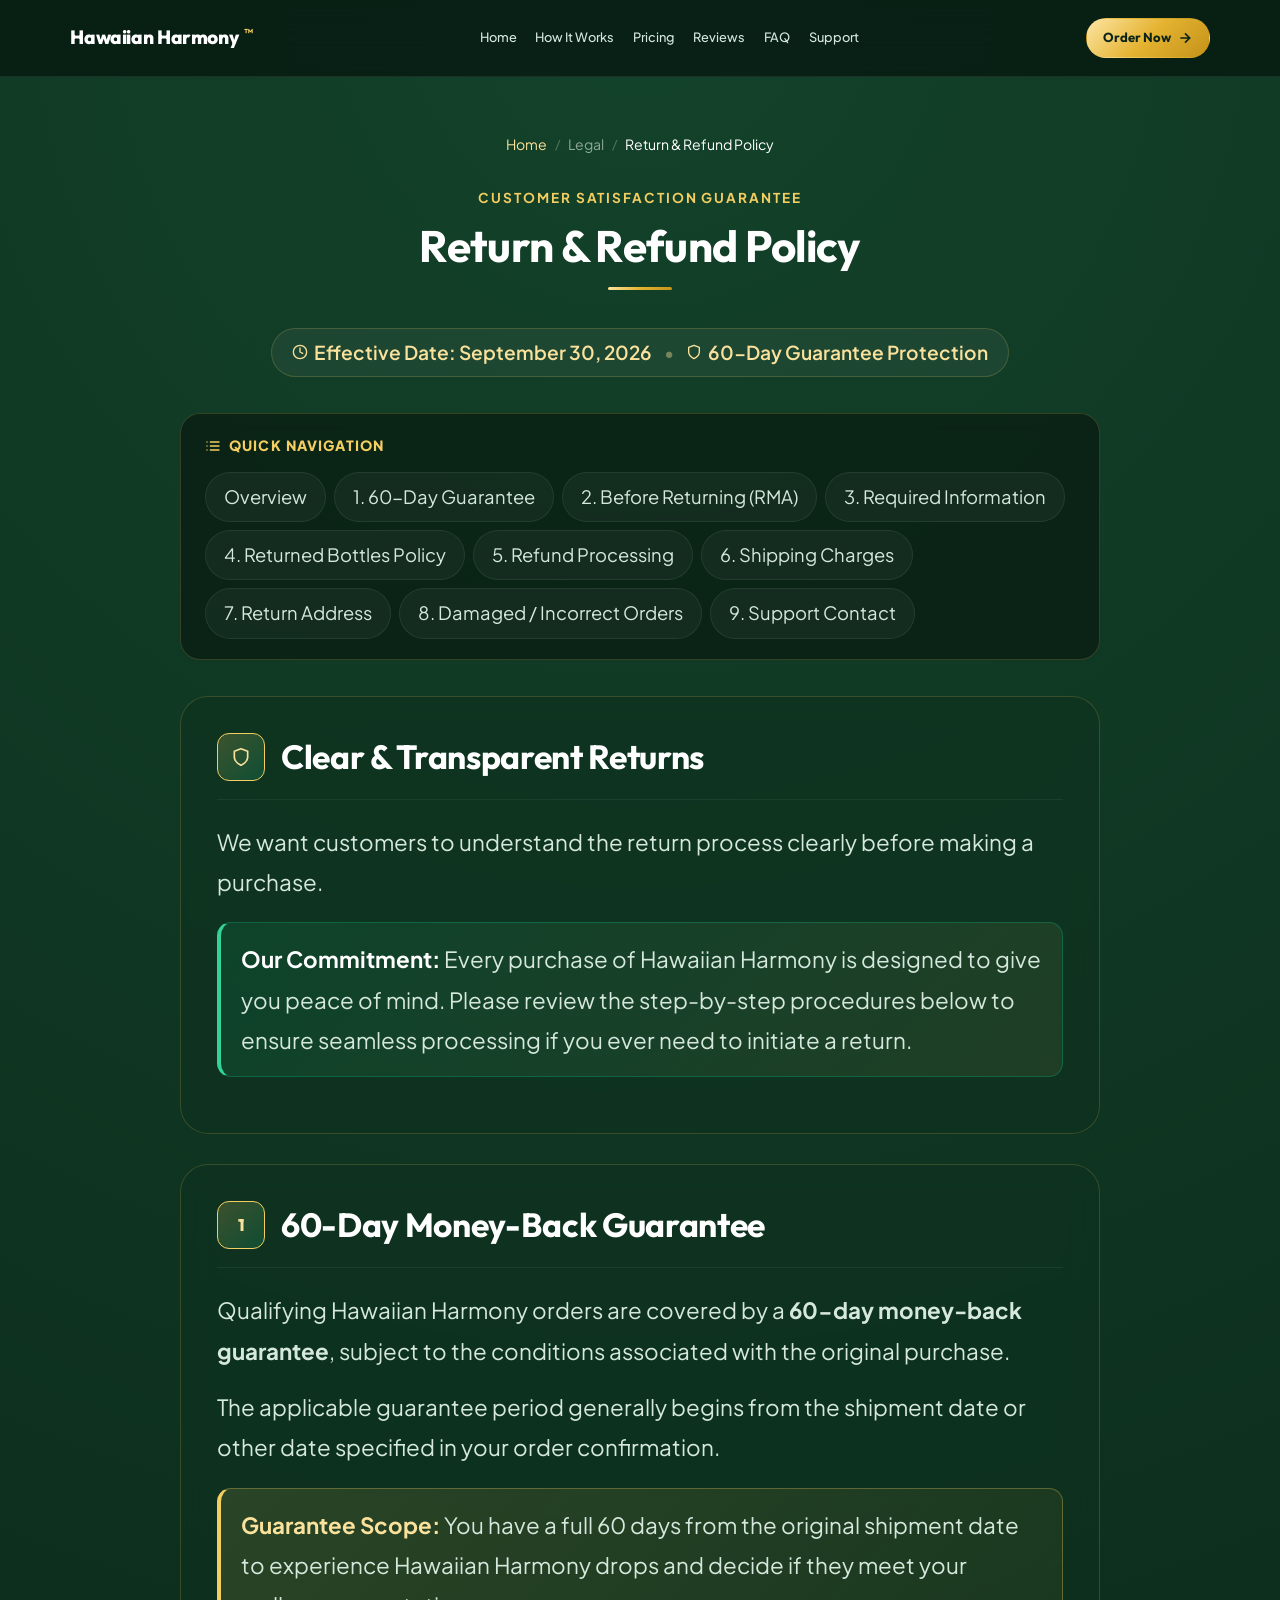
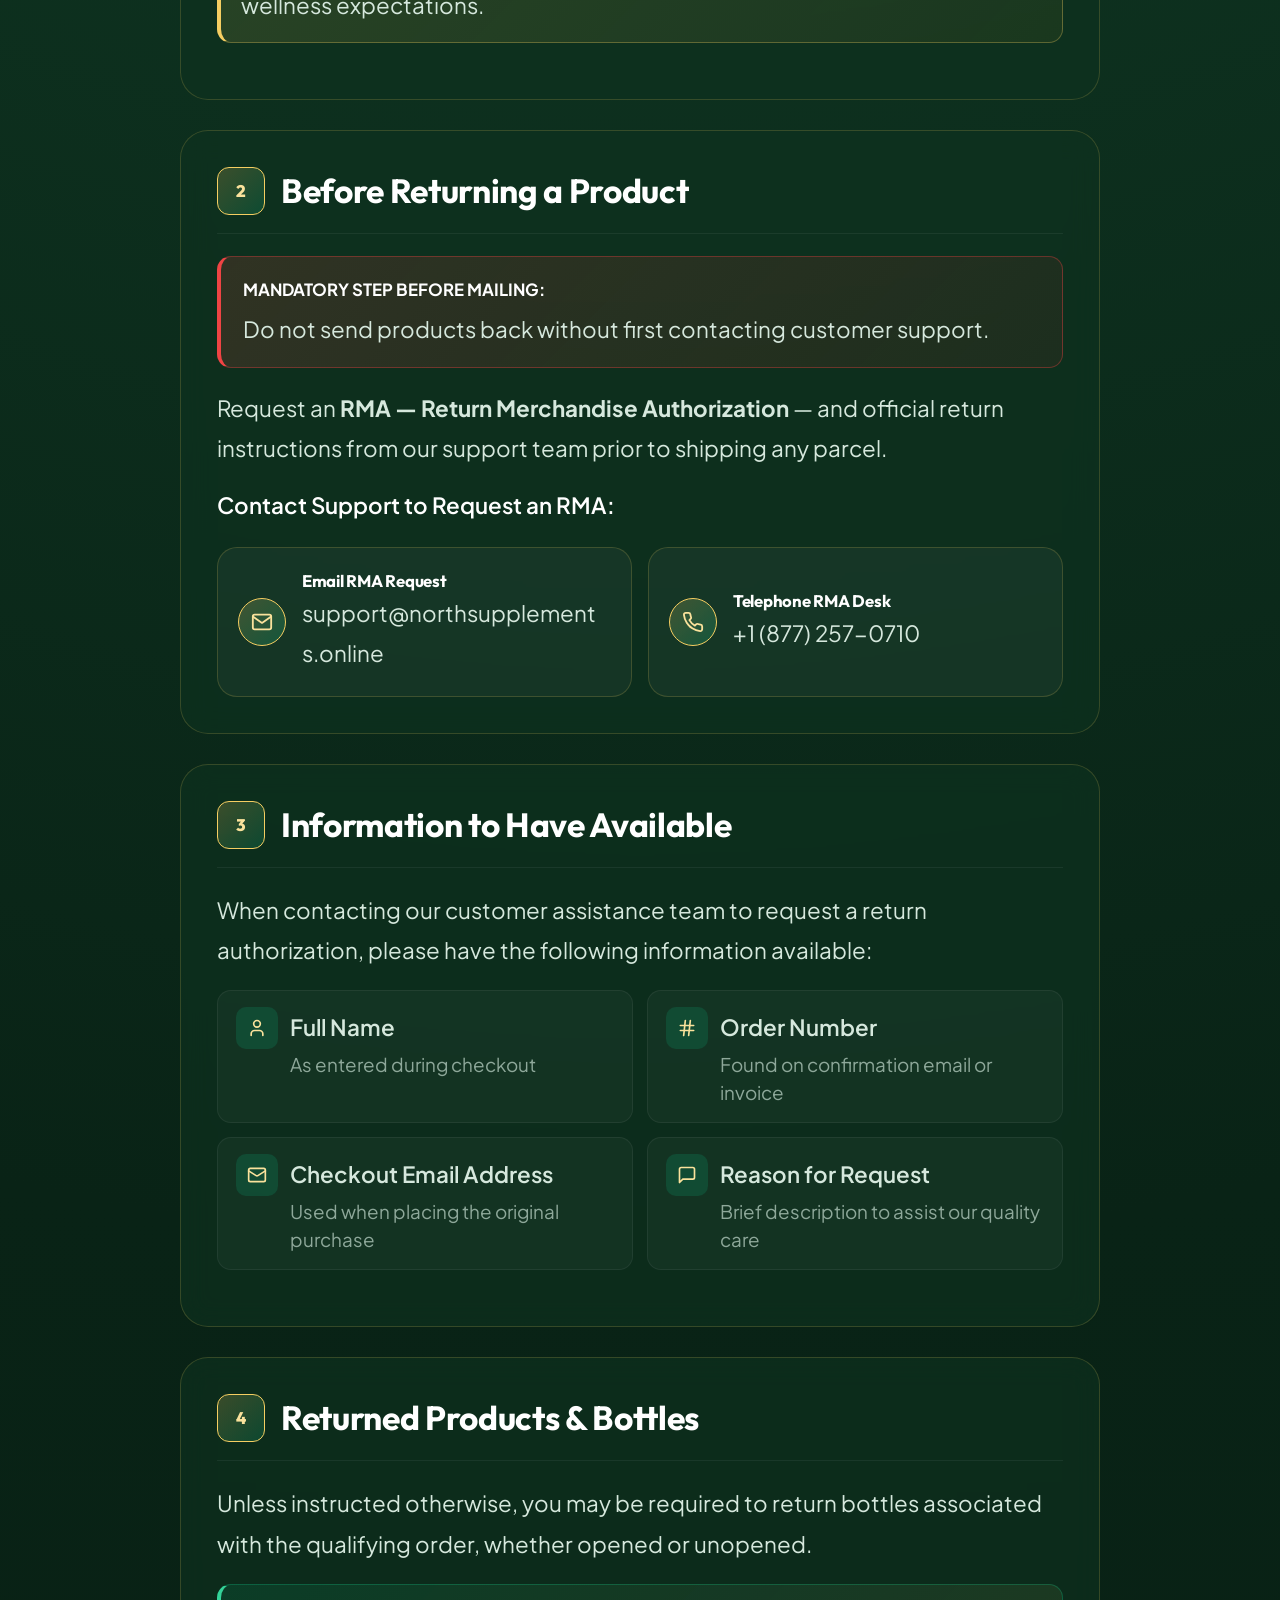
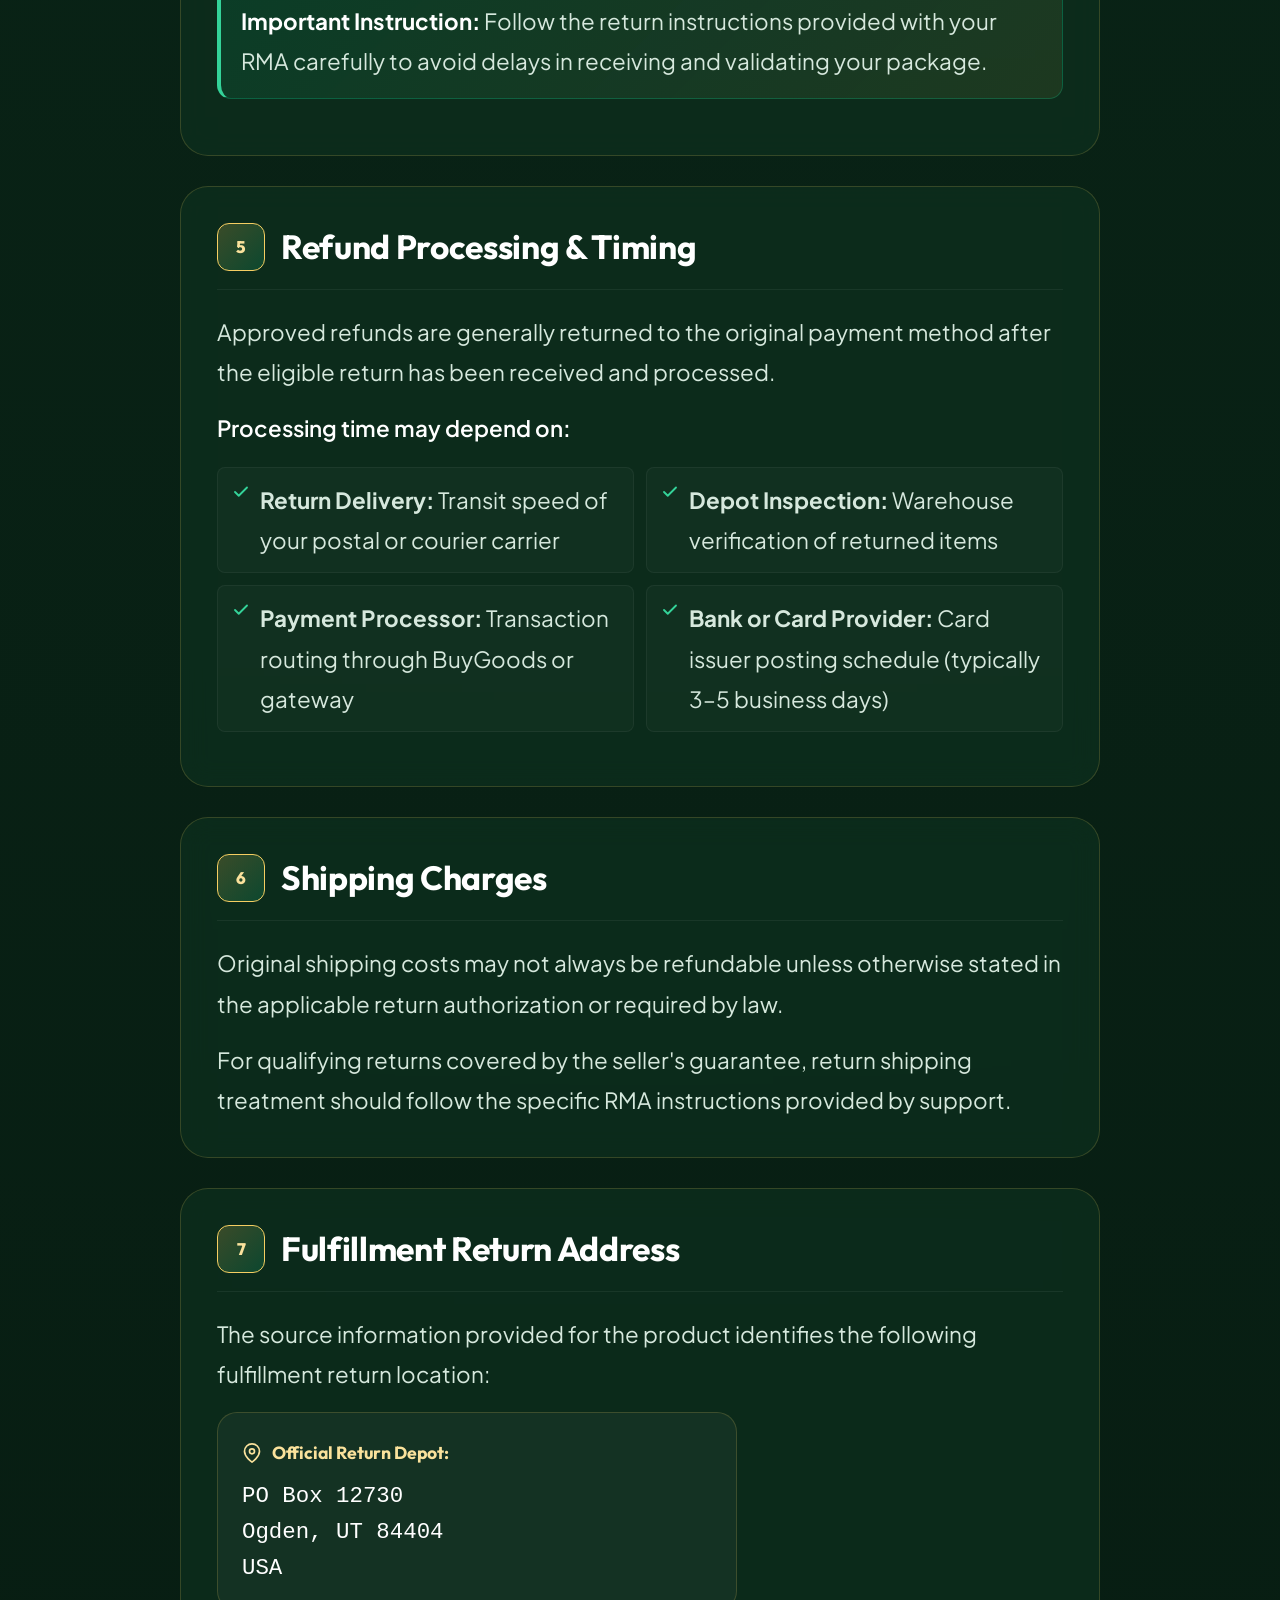
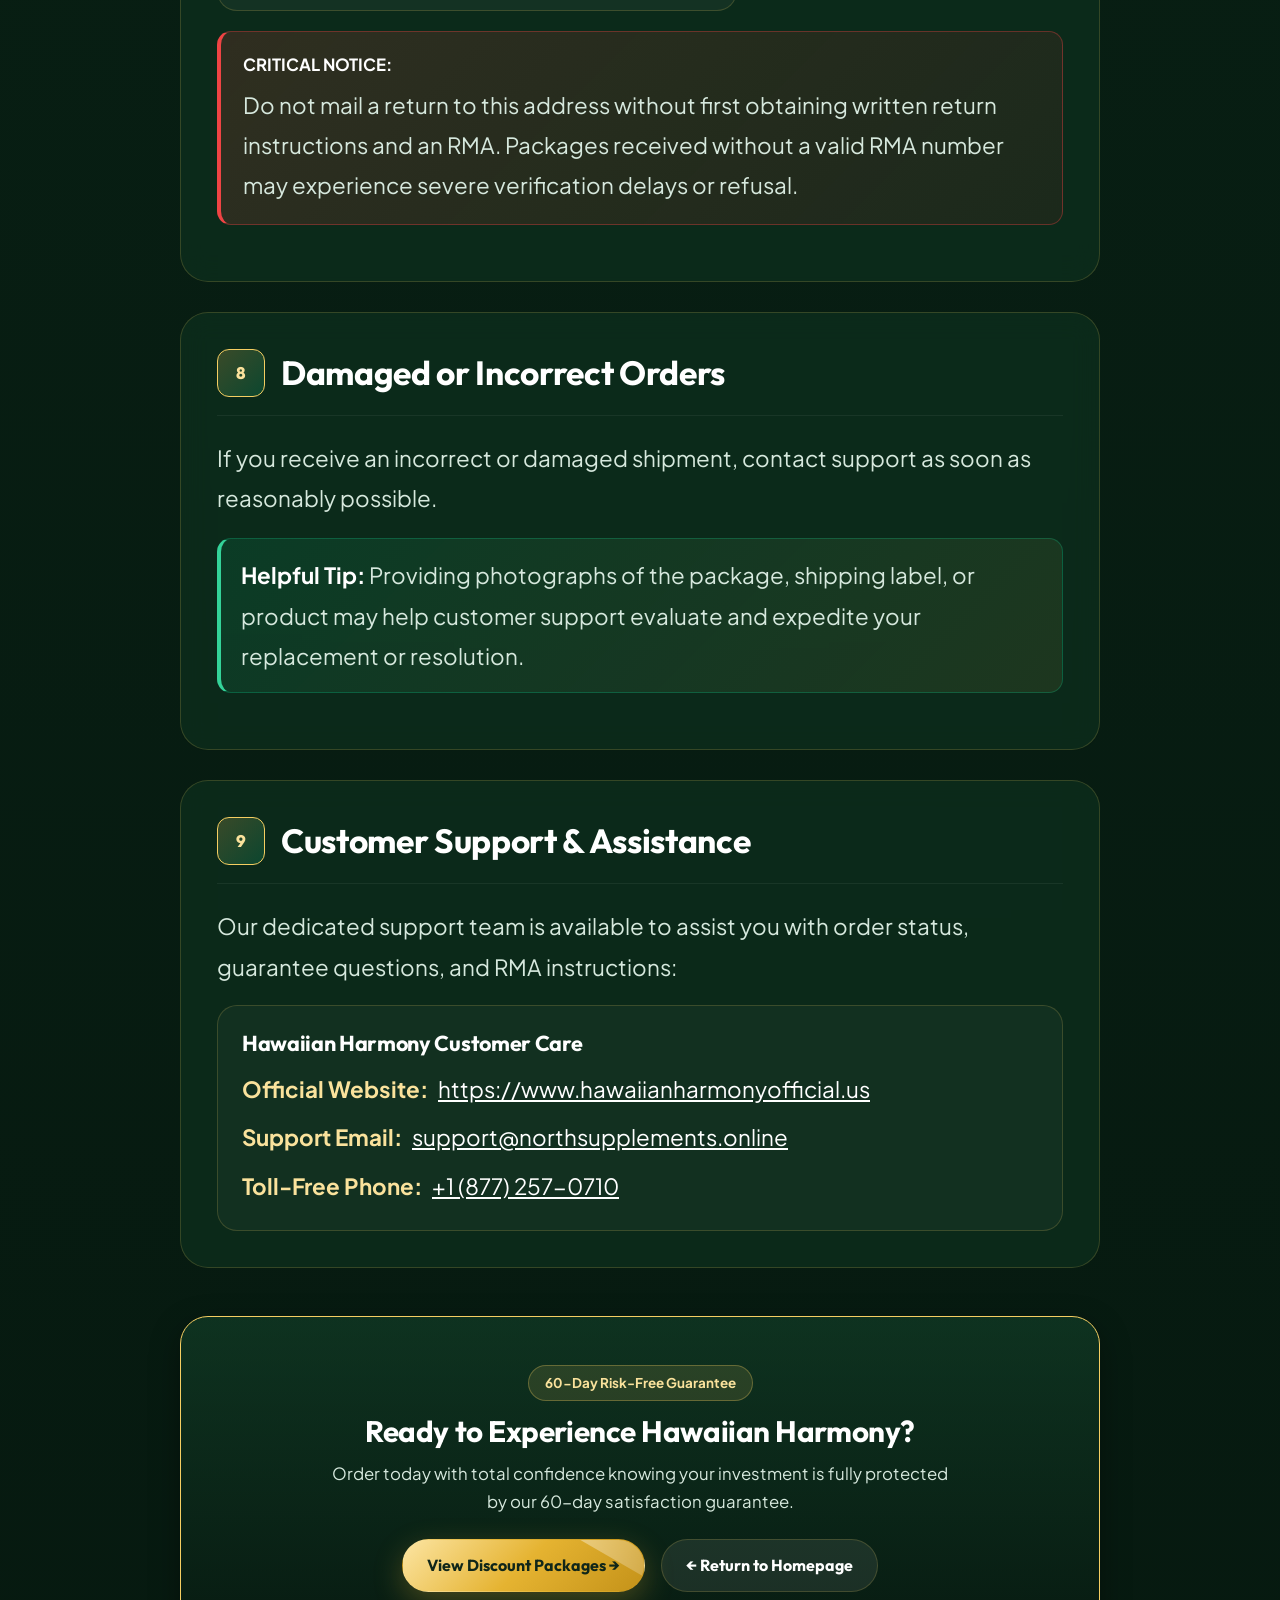
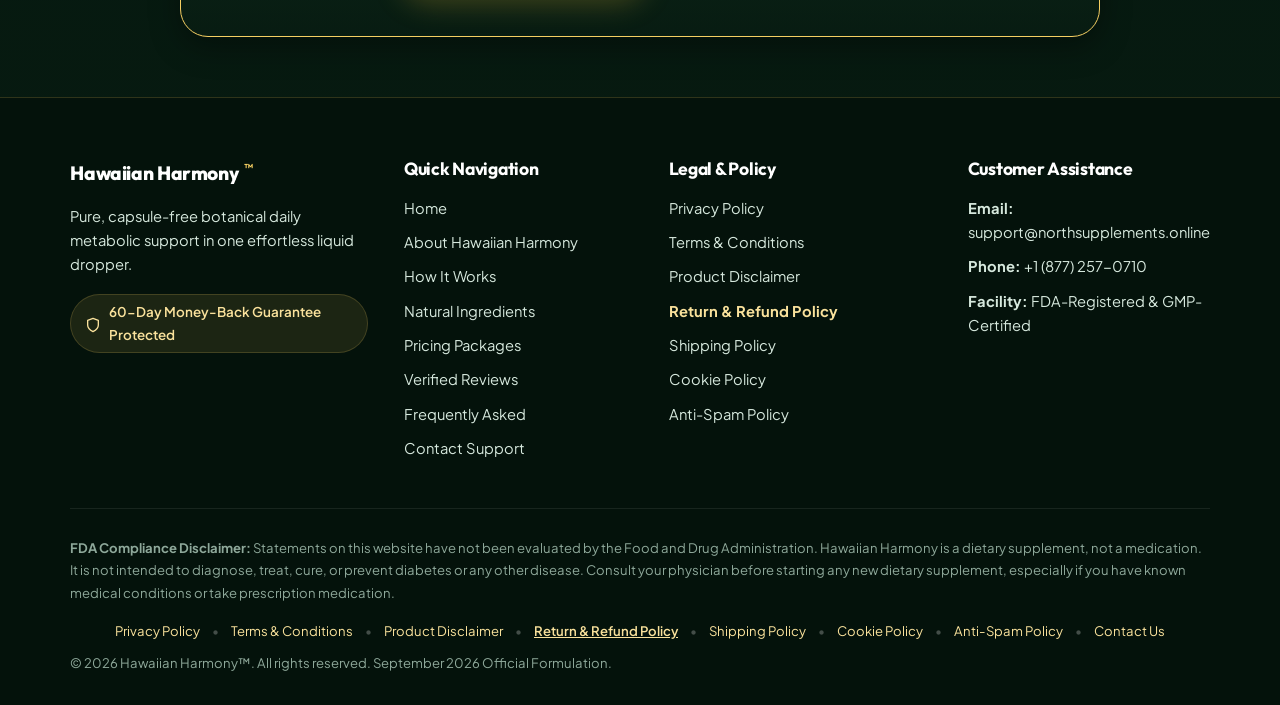
<file: refund-policy.html>
<!DOCTYPE html>
<html lang="en">

<head>
  <meta charset="utf-8" />
  <meta content="width=device-width, initial-scale=1.0" name="viewport" />
  <title>
    Return &amp; Refund Policy | Hawaiian Harmony Official Website
  </title>
  <meta
    content="Review the official Return &amp; Refund Policy for Hawaiian Harmony. Understand our 60-day money-back guarantee, RMA authorization process, and return guidelines."
    name="description" />
  <link rel="canonical" href="https://www.hawaiianharmonyofficial.us/refund-policy.html" />

  <!-- Open Graph / Facebook -->
  <meta property="og:type" content="website" />
  <meta property="og:locale" content="en_US" />
  <meta property="og:site_name" content="Hawaiian Harmony" />
  <meta property="og:url" content="https://www.hawaiianharmonyofficial.us/refund-policy.html" />
  <meta property="og:title" content="Return &amp; Refund Policy | Hawaiian Harmony Official Website" />
  <meta property="og:description" content="Review the official Return &amp; Refund Policy for Hawaiian Harmony. Understand our 60-day money-back guarantee, RMA authorization process, and return guidelines." />
  <meta property="og:image" content="https://www.hawaiianharmonyofficial.us/images/hero_bottle.jpg" />
  <meta property="og:image:alt" content="Hawaiian Harmony Return and Refund Policy" />

  <!-- Twitter Cards -->
  <meta name="twitter:card" content="summary_large_image" />
  <meta name="twitter:title" content="Return &amp; Refund Policy | Hawaiian Harmony Official Website" />
  <meta name="twitter:description" content="Review the official Return &amp; Refund Policy for Hawaiian Harmony. Understand our 60-day money-back guarantee, RMA authorization process, and return guidelines." />
  <meta name="twitter:image" content="https://www.hawaiianharmonyofficial.us/images/hero_bottle.jpg" />

  <!-- Structured Data (JSON-LD) -->
  <script type="application/ld+json">
  {
    "@context": "https://schema.org",
    "@graph": [
      {
        "@type": "Organization",
        "@id": "https://www.hawaiianharmonyofficial.us/#organization",
        "name": "Hawaiian Harmony",
        "alternateName": "North Supplements",
        "url": "https://www.hawaiianharmonyofficial.us/",
        "logo": {
          "@type": "ImageObject",
          "@id": "https://www.hawaiianharmonyofficial.us/#logo",
          "url": "https://www.hawaiianharmonyofficial.us/images/hero_bottle.jpg",
          "caption": "Hawaiian Harmony"
        },
        "image": "https://www.hawaiianharmonyofficial.us/images/hero_bottle.jpg",
        "contactPoint": [
          {
            "@type": "ContactPoint",
            "telephone": "+1-877-257-0710",
            "contactType": "customer service",
            "email": "support@northsupplements.online",
            "availableLanguage": ["en", "English"]
          }
        ]
      },
      {
        "@type": "WebPage",
        "@id": "https://www.hawaiianharmonyofficial.us/refund-policy.html#webpage",
        "url": "https://www.hawaiianharmonyofficial.us/refund-policy.html",
        "name": "Return & Refund Policy | Hawaiian Harmony Official Website",
        "description": "Review the official Return & Refund Policy for Hawaiian Harmony. Understand our 60-day money-back guarantee, RMA authorization process, and return guidelines.",
        "isPartOf": {
          "@type": "WebSite",
          "@id": "https://www.hawaiianharmonyofficial.us/#website",
          "url": "https://www.hawaiianharmonyofficial.us/",
          "name": "Hawaiian Harmony"
        },
        "breadcrumb": {
          "@id": "https://www.hawaiianharmonyofficial.us/refund-policy.html#breadcrumb"
        },
        "inLanguage": "en-US"
      },
      {
        "@type": "BreadcrumbList",
        "@id": "https://www.hawaiianharmonyofficial.us/refund-policy.html#breadcrumb",
        "itemListElement": [
          {
            "@type": "ListItem",
            "position": 1,
            "name": "Home",
            "item": "https://www.hawaiianharmonyofficial.us/"
          },
          {
            "@type": "ListItem",
            "position": 2,
            "name": "Return & Refund Policy",
            "item": "https://www.hawaiianharmonyofficial.us/refund-policy.html"
          }
        ]
      }
    ]
  }
  </script>

  <link href="https://fonts.googleapis.com" rel="preconnect" />
  <link crossorigin="" href="https://fonts.gstatic.com" rel="preconnect" />
  <link
    href="https://fonts.googleapis.com/css2?family=Outfit:wght@300;400;500;600;700;800&amp;family=Plus+Jakarta+Sans:ital,wght@0,300;0,400;0,500;0,600;0,700;0,800;1,400;1,600&amp;display=swap"
    rel="stylesheet" />
  <link href="styles.css?v=3.4" rel="stylesheet" />
</head>

<body class="inner-page">
  <!-- HEADER -->
  <header class="site-header" id="site-header">
    <div class="container header-container">
      <a class="brand-logo" href="index.html">
        <span class="brand-name">
          Hawaiian Harmony
          <span class="trademark">
            ™
          </span>
        </span>
      </a>
      <nav class="nav-menu" id="nav-menu">
        <a class="nav-link" href="index.html">
          Home
        </a>
        <a class="nav-link" href="index.html#how-it-works">
          How It Works
        </a>
        <a class="nav-link" href="index.html#pricing-packages">
          Pricing
        </a>
        <a class="nav-link" href="index.html#reviews">
          Reviews
        </a>
        <a class="nav-link" href="index.html#faq">
          FAQ
        </a>
        <a class="nav-link" href="contact.html">
          Support
        </a>
      </nav>
      <div class="header-actions">
        <a class="btn btn-nav-cta" href="index.html#pricing-packages">
          <span>
            Order Now
          </span>
          <svg fill="none" height="16" stroke="currentColor" stroke-width="2.5" viewbox="0 0 24 24" width="16">
            <path d="M5 12h14M12 5l7 7-7 7">
            </path>
          </svg>
        </a>
        <button aria-label="Toggle navigation menu" class="nav-toggle-btn" id="nav-toggle" type="button">
          <span class="hamburger-line">
          </span>
          <span class="hamburger-line">
          </span>
          <span class="hamburger-line">
          </span>
        </button>
      </div>
    </div>
  </header>

  <main id="main-content">
    <!-- HERO SECTION -->
    <section class="policy-hero-section">
      <div class="container">
        <nav aria-label="Breadcrumb" class="policy-breadcrumbs">
          <a href="index.html">Home</a>
          <span class="policy-breadcrumb-sep">/</span>
          <span>Legal</span>
          <span class="policy-breadcrumb-sep">/</span>
          <span style="color: #fff;">Return &amp; Refund Policy</span>
        </nav>
        <span class="section-kicker">
          Customer Satisfaction Guarantee
        </span>
        <h1 class="section-title" style="font-size: clamp(2rem, 3.5vw, 2.75rem); margin-bottom: 8px;">
          Return &amp; Refund Policy
        </h1>
        <div class="divider-gold">
        </div>
        <div class="policy-meta-bar">
          <span class="policy-meta-item">
            <svg class="svg-icon" width="16" height="16" viewBox="0 0 24 24" fill="none" stroke="currentColor" stroke-width="2" stroke-linecap="round" stroke-linejoin="round"><circle cx="12" cy="12" r="10"/><polyline points="12 6 12 12 16 14"/></svg>
            Effective Date: September 30, 2026
          </span>
          <span class="policy-meta-dot">•</span>
          <span class="policy-meta-item">
            <svg class="svg-icon" width="16" height="16" viewBox="0 0 24 24" fill="none" stroke="currentColor" stroke-width="2" stroke-linecap="round" stroke-linejoin="round"><path d="M12 22s8-4 8-10V5l-8-3-8 3v7c0 6 8 10 8 10z"/></svg>
            60-Day Guarantee Protection
          </span>
        </div>
      </div>
    </section>

    <!-- MAIN REFUND POLICY CONTENT -->
    <div class="policy-container">
      <!-- QUICK NAVIGATION PILLS -->
      <div class="policy-nav-wrapper">
        <div class="policy-nav-title">
          <svg class="svg-icon" width="16" height="16" viewBox="0 0 24 24" fill="none" stroke="currentColor" stroke-width="2" stroke-linecap="round" stroke-linejoin="round"><line x1="8" y1="6" x2="21" y2="6"/><line x1="8" y1="12" x2="21" y2="12"/><line x1="8" y1="18" x2="21" y2="18"/><line x1="3" y1="6" x2="3.01" y2="6"/><line x1="3" y1="12" x2="3.01" y2="12"/><line x1="3" y1="18" x2="3.01" y2="18"/></svg>
          Quick Navigation
        </div>
        <div class="policy-nav-links">
          <a class="policy-nav-link" href="#overview">Overview</a>
          <a class="policy-nav-link" href="#guarantee-terms">1. 60-Day Guarantee</a>
          <a class="policy-nav-link" href="#before-returning">2. Before Returning (RMA)</a>
          <a class="policy-nav-link" href="#info-required">3. Required Information</a>
          <a class="policy-nav-link" href="#returned-products">4. Returned Bottles Policy</a>
          <a class="policy-nav-link" href="#refund-processing">5. Refund Processing</a>
          <a class="policy-nav-link" href="#shipping-charges">6. Shipping Charges</a>
          <a class="policy-nav-link" href="#return-address">7. Return Address</a>
          <a class="policy-nav-link" href="#damaged-orders">8. Damaged / Incorrect Orders</a>
          <a class="policy-nav-link" href="#contact-support">9. Support Contact</a>
        </div>
      </div>

      <!-- OVERVIEW / INTRO CARD -->
      <article class="policy-card" id="overview">
        <div class="policy-card-header">
          <span class="policy-sec-num"><svg class="svg-icon" width="20" height="20" viewBox="0 0 24 24" fill="none" stroke="currentColor" stroke-width="2" stroke-linecap="round" stroke-linejoin="round"><path d="M12 22s8-4 8-10V5l-8-3-8 3v7c0 6 8 10 8 10z"/></svg></span>
          <div>
            <h2 class="policy-sec-title">
              Clear &amp; Transparent Returns
            </h2>
          </div>
        </div>
        <div class="policy-body">
          <p class="policy-intro-lead">
            We want customers to understand the return process clearly before making a purchase.
          </p>
          <div class="policy-highlight-banner">
            <strong style="color: #fff;">Our Commitment:</strong> Every purchase of Hawaiian Harmony is designed to give you peace of mind. Please review the step-by-step procedures below to ensure seamless processing if you ever need to initiate a return.
          </div>
        </div>
      </article>

      <!-- SECTION 1: 60-DAY MONEY-BACK GUARANTEE -->
      <article class="policy-card" id="guarantee-terms">
        <div class="policy-card-header">
          <span class="policy-sec-num">1</span>
          <div>
            <h2 class="policy-sec-title">
              60-Day Money-Back Guarantee
            </h2>
          </div>
        </div>
        <div class="policy-body">
          <p>
            Qualifying Hawaiian Harmony orders are covered by a <strong>60-day money-back guarantee</strong>, subject to the conditions associated with the original purchase.
          </p>
          <p>
            The applicable guarantee period generally begins from the shipment date or other date specified in your order confirmation.
          </p>
          <div class="policy-advisory-box">
            <strong style="color: var(--gold-300);">Guarantee Scope:</strong> You have a full 60 days from the original shipment date to experience Hawaiian Harmony drops and decide if they meet your wellness expectations.
          </div>
        </div>
      </article>

      <!-- SECTION 2: BEFORE RETURNING A PRODUCT -->
      <article class="policy-card" id="before-returning">
        <div class="policy-card-header">
          <span class="policy-sec-num">2</span>
          <div>
            <h2 class="policy-sec-title">
              Before Returning a Product
            </h2>
          </div>
        </div>
        <div class="policy-body">
          <div class="policy-emergency-box" style="margin-top: 0; margin-bottom: 20px;">
            <strong style="color: #fff; font-size: 1.05rem; display: block; margin-bottom: 4px;">MANDATORY STEP BEFORE MAILING:</strong>
            Do not send products back without first contacting customer support.
          </div>

          <p>
            Request an <strong>RMA — Return Merchandise Authorization</strong> — and official return instructions from our support team prior to shipping any parcel.
          </p>

          <p style="margin-top: 14px; font-weight: 600; color: #fff;">
            Contact Support to Request an RMA:
          </p>

          <div class="policy-contact-grid">
            <a class="policy-contact-card" href="mailto:support@northsupplements.online">
              <div class="policy-contact-icon">
                <svg class="svg-icon" width="22" height="22" viewBox="0 0 24 24" fill="none" stroke="currentColor" stroke-width="2" stroke-linecap="round" stroke-linejoin="round"><path d="M4 4h16c1.1 0 2 .9 2 2v12c0 1.1-.9 2-2 2H4c-1.1 0-2-.9-2-2V6c0-1.1.9-2 2-2z"/><polyline points="22,6 12,13 2,6"/></svg>
              </div>
              <div class="policy-contact-info">
                <h4>Email RMA Request</h4>
                <p>support@northsupplements.online</p>
              </div>
            </a>

            <a class="policy-contact-card" href="tel:+18772570710">
              <div class="policy-contact-icon">
                <svg class="svg-icon" width="22" height="22" viewBox="0 0 24 24" fill="none" stroke="currentColor" stroke-width="2" stroke-linecap="round" stroke-linejoin="round"><path d="M22 16.92v3a2 2 0 0 1-2.18 2 19.79 19.79 0 0 1-8.63-3.07 19.5 19.5 0 0 1-6-6 19.79 19.79 0 0 1-3.07-8.67A2 2 0 0 1 4.11 2h3a2 2 0 0 1 2 1.72 12.84 12.84 0 0 0 .7 2.81 2 2 0 0 1-.45 2.11L8.09 9.91a16 16 0 0 0 6 6l1.27-1.27a2 2 0 0 1 2.11-.45 12.84 12.84 0 0 0 2.81.7A2 2 0 0 1 22 16.92z"/></svg>
              </div>
              <div class="policy-contact-info">
                <h4>Telephone RMA Desk</h4>
                <p>+1 (877) 257-0710</p>
              </div>
            </a>
          </div>
        </div>
      </article>

      <!-- SECTION 3: INFORMATION REQUIRED -->
      <article class="policy-card" id="info-required">
        <div class="policy-card-header">
          <span class="policy-sec-num">3</span>
          <div>
            <h2 class="policy-sec-title">
              Information to Have Available
            </h2>
          </div>
        </div>
        <div class="policy-body">
          <p>
            When contacting our customer assistance team to request a return authorization, please have the following information available:
          </p>

          <div class="policy-grid-2col">
            <div class="policy-grid-item">
              <span class="policy-item-icon"><svg class="svg-icon" width="20" height="20" viewBox="0 0 24 24" fill="none" stroke="currentColor" stroke-width="2" stroke-linecap="round" stroke-linejoin="round"><path d="M19 21v-2a4 4 0 0 0-4-4H9a4 4 0 0 0-4 4v2"/><circle cx="12" cy="7" r="4"/></svg></span>
              <div>
                <div class="policy-item-text">Full Name</div>
                <span class="policy-item-sub">As entered during checkout</span>
              </div>
            </div>

            <div class="policy-grid-item">
              <span class="policy-item-icon"><svg class="svg-icon" width="20" height="20" viewBox="0 0 24 24" fill="none" stroke="currentColor" stroke-width="2" stroke-linecap="round" stroke-linejoin="round"><line x1="4" y1="9" x2="20" y2="9"/><line x1="4" y1="15" x2="20" y2="15"/><line x1="10" y1="3" x2="8" y2="21"/><line x1="16" y1="3" x2="14" y2="21"/></svg></span>
              <div>
                <div class="policy-item-text">Order Number</div>
                <span class="policy-item-sub">Found on confirmation email or invoice</span>
              </div>
            </div>

            <div class="policy-grid-item">
              <span class="policy-item-icon"><svg class="svg-icon" width="20" height="20" viewBox="0 0 24 24" fill="none" stroke="currentColor" stroke-width="2" stroke-linecap="round" stroke-linejoin="round"><rect x="2" y="4" width="20" height="16" rx="2"/><path d="m22 7-8.97 5.7a1.94 1.94 0 0 1-2.06 0L2 7"/></svg></span>
              <div>
                <div class="policy-item-text">Checkout Email Address</div>
                <span class="policy-item-sub">Used when placing the original purchase</span>
              </div>
            </div>

            <div class="policy-grid-item">
              <span class="policy-item-icon"><svg class="svg-icon" width="20" height="20" viewBox="0 0 24 24" fill="none" stroke="currentColor" stroke-width="2" stroke-linecap="round" stroke-linejoin="round"><path d="M21 15a2 2 0 0 1-2 2H7l-4 4V5a2 2 0 0 1 2-2h14a2 2 0 0 1 2 2z"/></svg></span>
              <div>
                <div class="policy-item-text">Reason for Request</div>
                <span class="policy-item-sub">Brief description to assist our quality care</span>
              </div>
            </div>
          </div>
        </div>
      </article>

      <!-- SECTION 4: RETURNED PRODUCTS -->
      <article class="policy-card" id="returned-products">
        <div class="policy-card-header">
          <span class="policy-sec-num">4</span>
          <div>
            <h2 class="policy-sec-title">
              Returned Products &amp; Bottles
            </h2>
          </div>
        </div>
        <div class="policy-body">
          <p>
            Unless instructed otherwise, you may be required to return bottles associated with the qualifying order, whether opened or unopened.
          </p>
          <div class="policy-highlight-banner">
            <strong style="color: #fff;">Important Instruction:</strong> Follow the return instructions provided with your RMA carefully to avoid delays in receiving and validating your package.
          </div>
        </div>
      </article>

      <!-- SECTION 5: REFUND PROCESSING -->
      <article class="policy-card" id="refund-processing">
        <div class="policy-card-header">
          <span class="policy-sec-num">5</span>
          <div>
            <h2 class="policy-sec-title">
              Refund Processing &amp; Timing
            </h2>
          </div>
        </div>
        <div class="policy-body">
          <p>
            Approved refunds are generally returned to the original payment method after the eligible return has been received and processed.
          </p>
          <p style="margin-top: 14px; font-weight: 600; color: #fff;">
            Processing time may depend on:
          </p>

          <ul class="policy-checklist">
            <li>
              <svg class="svg-icon" width="18" height="18" viewBox="0 0 24 24" fill="none" stroke="currentColor" stroke-width="2.5" stroke-linecap="round" stroke-linejoin="round"><polyline points="20 6 9 17 4 12"/></svg>
              <span><strong>Return Delivery:</strong> Transit speed of your postal or courier carrier</span>
            </li>
            <li>
              <svg class="svg-icon" width="18" height="18" viewBox="0 0 24 24" fill="none" stroke="currentColor" stroke-width="2.5" stroke-linecap="round" stroke-linejoin="round"><polyline points="20 6 9 17 4 12"/></svg>
              <span><strong>Depot Inspection:</strong> Warehouse verification of returned items</span>
            </li>
            <li>
              <svg class="svg-icon" width="18" height="18" viewBox="0 0 24 24" fill="none" stroke="currentColor" stroke-width="2.5" stroke-linecap="round" stroke-linejoin="round"><polyline points="20 6 9 17 4 12"/></svg>
              <span><strong>Payment Processor:</strong> Transaction routing through BuyGoods or gateway</span>
            </li>
            <li>
              <svg class="svg-icon" width="18" height="18" viewBox="0 0 24 24" fill="none" stroke="currentColor" stroke-width="2.5" stroke-linecap="round" stroke-linejoin="round"><polyline points="20 6 9 17 4 12"/></svg>
              <span><strong>Bank or Card Provider:</strong> Card issuer posting schedule (typically 3–5 business days)</span>
            </li>
          </ul>
        </div>
      </article>

      <!-- SECTION 6: SHIPPING CHARGES -->
      <article class="policy-card" id="shipping-charges">
        <div class="policy-card-header">
          <span class="policy-sec-num">6</span>
          <div>
            <h2 class="policy-sec-title">
              Shipping Charges
            </h2>
          </div>
        </div>
        <div class="policy-body">
          <p>
            Original shipping costs may not always be refundable unless otherwise stated in the applicable return authorization or required by law.
          </p>
          <p>
            For qualifying returns covered by the seller's guarantee, return shipping treatment should follow the specific RMA instructions provided by support.
          </p>
        </div>
      </article>

      <!-- SECTION 7: RETURN ADDRESS -->
      <article class="policy-card" id="return-address">
        <div class="policy-card-header">
          <span class="policy-sec-num">7</span>
          <div>
            <h2 class="policy-sec-title">
              Fulfillment Return Address
            </h2>
          </div>
        </div>
        <div class="policy-body">
          <p>
            The source information provided for the product identifies the following fulfillment return location:
          </p>

          <div style="background: rgba(255, 255, 255, 0.04); border: 1px solid var(--border-glass); border-radius: var(--radius-lg); padding: 24px; margin: 18px 0; max-width: 520px;">
            <div style="display: flex; align-items: center; gap: 10px; margin-bottom: 10px;">
              <span style="display: inline-flex; align-items: center; color: var(--gold-300);"><svg class="svg-icon" width="20" height="20" viewBox="0 0 24 24" fill="none" stroke="currentColor" stroke-width="2" stroke-linecap="round" stroke-linejoin="round"><path d="M21 10c0 7-9 13-9 13s-9-6-9-13a9 9 0 0 1 18 0z"/><circle cx="12" cy="10" r="3"/></svg></span>
              <strong style="color: var(--gold-300); font-size: 1.1rem; font-family: var(--font-heading);">Official Return Depot:</strong>
            </div>
            <p style="color: #fff; font-size: 1.15rem; line-height: 1.6; margin-bottom: 0; font-family: monospace;">
              PO Box 12730<br />
              Ogden, UT 84404<br />
              USA
            </p>
          </div>

          <div class="policy-emergency-box">
            <strong style="color: #fff; font-size: 1.05rem; display: block; margin-bottom: 4px;">CRITICAL NOTICE:</strong>
            Do not mail a return to this address without first obtaining written return instructions and an RMA. Packages received without a valid RMA number may experience severe verification delays or refusal.
          </div>
        </div>
      </article>

      <!-- SECTION 8: DAMAGED OR INCORRECT ORDERS -->
      <article class="policy-card" id="damaged-orders">
        <div class="policy-card-header">
          <span class="policy-sec-num">8</span>
          <div>
            <h2 class="policy-sec-title">
              Damaged or Incorrect Orders
            </h2>
          </div>
        </div>
        <div class="policy-body">
          <p>
            If you receive an incorrect or damaged shipment, contact support as soon as reasonably possible.
          </p>
          <div class="policy-highlight-banner">
            <strong style="color: #fff;">Helpful Tip:</strong> Providing photographs of the package, shipping label, or product may help customer support evaluate and expedite your replacement or resolution.
          </div>
        </div>
      </article>

      <!-- SECTION 9: CUSTOMER SUPPORT CONTACT -->
      <article class="policy-card" id="contact-support">
        <div class="policy-card-header">
          <span class="policy-sec-num">9</span>
          <div>
            <h2 class="policy-sec-title">
              Customer Support &amp; Assistance
            </h2>
          </div>
        </div>
        <div class="policy-body">
          <p>
            Our dedicated support team is available to assist you with order status, guarantee questions, and RMA instructions:
          </p>

          <div style="background: rgba(255, 255, 255, 0.03); border: 1px solid var(--border-glass); border-radius: var(--radius-lg); padding: 24px; margin-top: 18px;">
            <h3 style="color: #fff; font-size: 1.35rem; margin-bottom: 12px; font-family: var(--font-heading);">
              Hawaiian Harmony Customer Care
            </h3>
            <p style="margin-bottom: 8px;">
              <strong style="color: var(--gold-300);">Official Website:</strong>
              <a href="https://www.hawaiianharmonyofficial.us" target="_blank" rel="noopener noreferrer" style="color: #fff; text-decoration: underline; margin-left: 6px;">https://www.hawaiianharmonyofficial.us</a>
            </p>
            <p style="margin-bottom: 8px;">
              <strong style="color: var(--gold-300);">Support Email:</strong>
              <a href="mailto:support@northsupplements.online" style="color: #fff; text-decoration: underline; margin-left: 6px;">support@northsupplements.online</a>
            </p>
            <p style="margin-bottom: 0;">
              <strong style="color: var(--gold-300);">Toll-Free Phone:</strong>
              <a href="tel:+18772570710" style="color: #fff; text-decoration: underline; margin-left: 6px;">+1 (877) 257-0710</a>
            </p>
          </div>
        </div>
      </article>

      <!-- RETURN CTA BANNER -->
      <section class="policy-return-cta">
        <span class="badge-pill" style="margin-bottom: 12px; display: inline-flex;">
          60-Day Risk-Free Guarantee
        </span>
        <h3>
          Ready to Experience Hawaiian Harmony?
        </h3>
        <p>
          Order today with total confidence knowing your investment is fully protected by our 60-day satisfaction guarantee.
        </p>
        <div class="policy-cta-actions">
          <a class="btn btn-primary btn-glow" href="index.html#pricing-packages">
            View Discount Packages →
          </a>
          <a class="btn btn-secondary" href="index.html">
            ← Return to Homepage
          </a>
        </div>
      </section>
    </div>
  </main>

  <!-- FOOTER -->
  <footer class="site-footer">
    <div class="container footer-container">
      <div class="footer-top-row">
        <div class="footer-brand-col">
          <div class="brand-logo footer-logo">
            <span class="brand-name">
              Hawaiian Harmony
              <span class="trademark">
                ™
              </span>
            </span>
          </div>
          <p class="footer-tagline">
            Pure, capsule-free botanical daily metabolic support in one effortless liquid
            dropper.
          </p>
          <div class="footer-guarantee-badge">
            <span>
              <svg class="svg-icon" width="16" height="16" viewBox="0 0 24 24" fill="none" stroke="currentColor" stroke-width="2" stroke-linecap="round" stroke-linejoin="round"><path d="M12 22s8-4 8-10V5l-8-3-8 3v7c0 6 8 10 8 10z"/></svg>
            </span>
            60-Day Money-Back Guarantee Protected
          </div>
        </div>
        <div class="footer-links-col">
          <h4 class="footer-heading">
            Quick Navigation
          </h4>
          <ul class="footer-nav-list">
            <li>
              <a href="index.html">
                Home
              </a>
            </li>
            <li>
              <a href="about.html">
                About Hawaiian Harmony
              </a>
            </li>
            <li>
              <a href="index.html#how-it-works">
                How It Works
              </a>
            </li>
            <li>
              <a href="index.html#ingredients">
                Natural Ingredients
              </a>
            </li>
            <li>
              <a href="index.html#pricing-packages">
                Pricing Packages
              </a>
            </li>
            <li>
              <a href="index.html#reviews">
                Verified Reviews
              </a>
            </li>
            <li>
              <a href="index.html#faq">
                Frequently Asked
              </a>
            </li>
            <li>
              <a href="contact.html">
                Contact Support
              </a>
            </li>
          </ul>
        </div>
        <div class="footer-links-col">
          <h4 class="footer-heading">
            Legal &amp; Policy
          </h4>
          <ul class="footer-nav-list">
            <li>
              <a href="privacy-policy.html">
                Privacy Policy
              </a>
            </li>
            <li>
              <a href="terms-and-conditions.html">
                Terms &amp; Conditions
              </a>
            </li>
            <li>
              <a href="disclaimer.html">
                Product Disclaimer
              </a>
            </li>
            <li>
              <a href="refund-policy.html" style="color: var(--gold-300); font-weight: 700;">
                Return &amp; Refund Policy
              </a>
            </li>
            <li>
              <a href="shipping-policy.html">
                Shipping Policy
              </a>
            </li>
            <li>
              <a href="cookie-policy.html">
                Cookie Policy
              </a>
            </li>
            <li>
              <a href="anti-spam-policy.html">
                Anti-Spam Policy
              </a>
            </li>
          </ul>
        </div>
        <div class="footer-contact-col">
          <h4 class="footer-heading">
            Customer Assistance
          </h4>
          <p class="footer-contact-item">
            <strong>
              Email:
            </strong>
            support@northsupplements.online
          </p>
          <p class="footer-contact-item">
            <strong>
              Phone:
            </strong>
            +1 (877) 257-0710
          </p>
          <p class="footer-contact-item">
            <strong>
              Facility:
            </strong>
            FDA-Registered &amp; GMP-Certified
          </p>
        </div>
      </div>
      <div class="footer-disclaimer-card">
        <p class="disclaimer-text">
          <strong>
            FDA Compliance Disclaimer:
          </strong>
          Statements on this website have not been
          evaluated by the Food and Drug Administration. Hawaiian Harmony is a dietary supplement, not a medication. It
          is not intended to diagnose, treat, cure, or prevent diabetes or any other disease. Consult your physician
          before starting any new dietary supplement, especially if you have known medical conditions or take
          prescription medication.
        </p>
        <div style="margin: 16px 0 10px 0; text-align: center; ">
          <a href="privacy-policy.html" style="color: var(--gold-300); text-decoration: none;">Privacy Policy</a>
          <span style="color: rgba(255,255,255,0.25); margin: 0 10px;">•</span>
          <a href="terms-and-conditions.html" style="color: var(--gold-300); text-decoration: none;">Terms &amp; Conditions</a>
          <span style="color: rgba(255,255,255,0.25); margin: 0 10px;">•</span>
          <a href="disclaimer.html" style="color: var(--gold-300); text-decoration: none;">Product Disclaimer</a>
          <span style="color: rgba(255,255,255,0.25); margin: 0 10px;">•</span>
          <a href="refund-policy.html" style="color: var(--gold-300); text-decoration: underline; font-weight: 600;">Return &amp; Refund Policy</a>
          <span style="color: rgba(255,255,255,0.25); margin: 0 10px;">•</span>
          <a href="shipping-policy.html" style="color: var(--gold-300); text-decoration: none;">Shipping Policy</a>
          <span style="color: rgba(255,255,255,0.25); margin: 0 10px;">•</span>
          <a href="cookie-policy.html" style="color: var(--gold-300); text-decoration: none;">Cookie Policy</a>
          <span style="color: rgba(255,255,255,0.25); margin: 0 10px;">•</span>
          <a href="anti-spam-policy.html" style="color: var(--gold-300); text-decoration: none;">Anti-Spam Policy</a>
          <span style="color: rgba(255,255,255,0.25); margin: 0 10px;">•</span>
          <a href="contact.html" style="color: var(--gold-300); text-decoration: none;">Contact Us</a>
        </div>
        <p class="copyright-line">
          © 2026 Hawaiian Harmony™. All rights reserved. September 2026 Official
          Formulation.
        </p>
      </div>
    </div>
  </footer>

  <script src="script.js"></script>
</body>

</html>
</file>
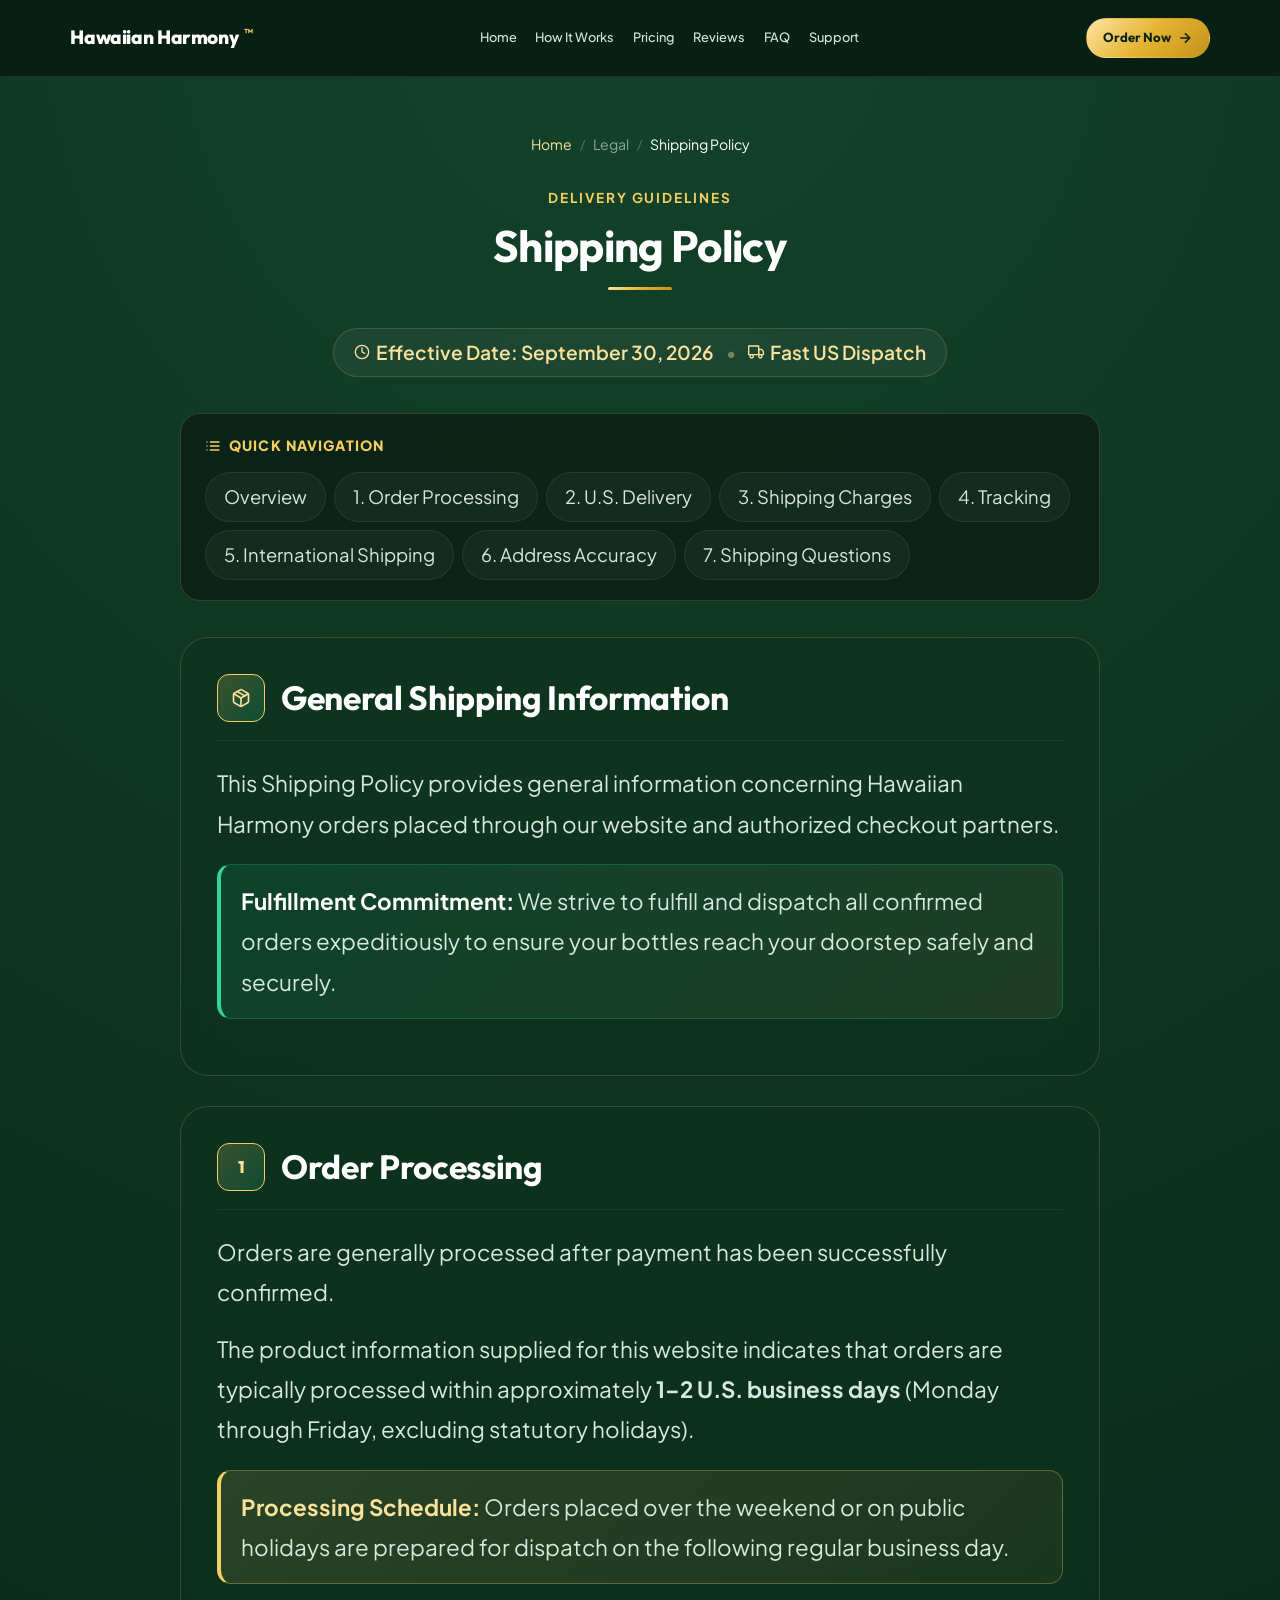
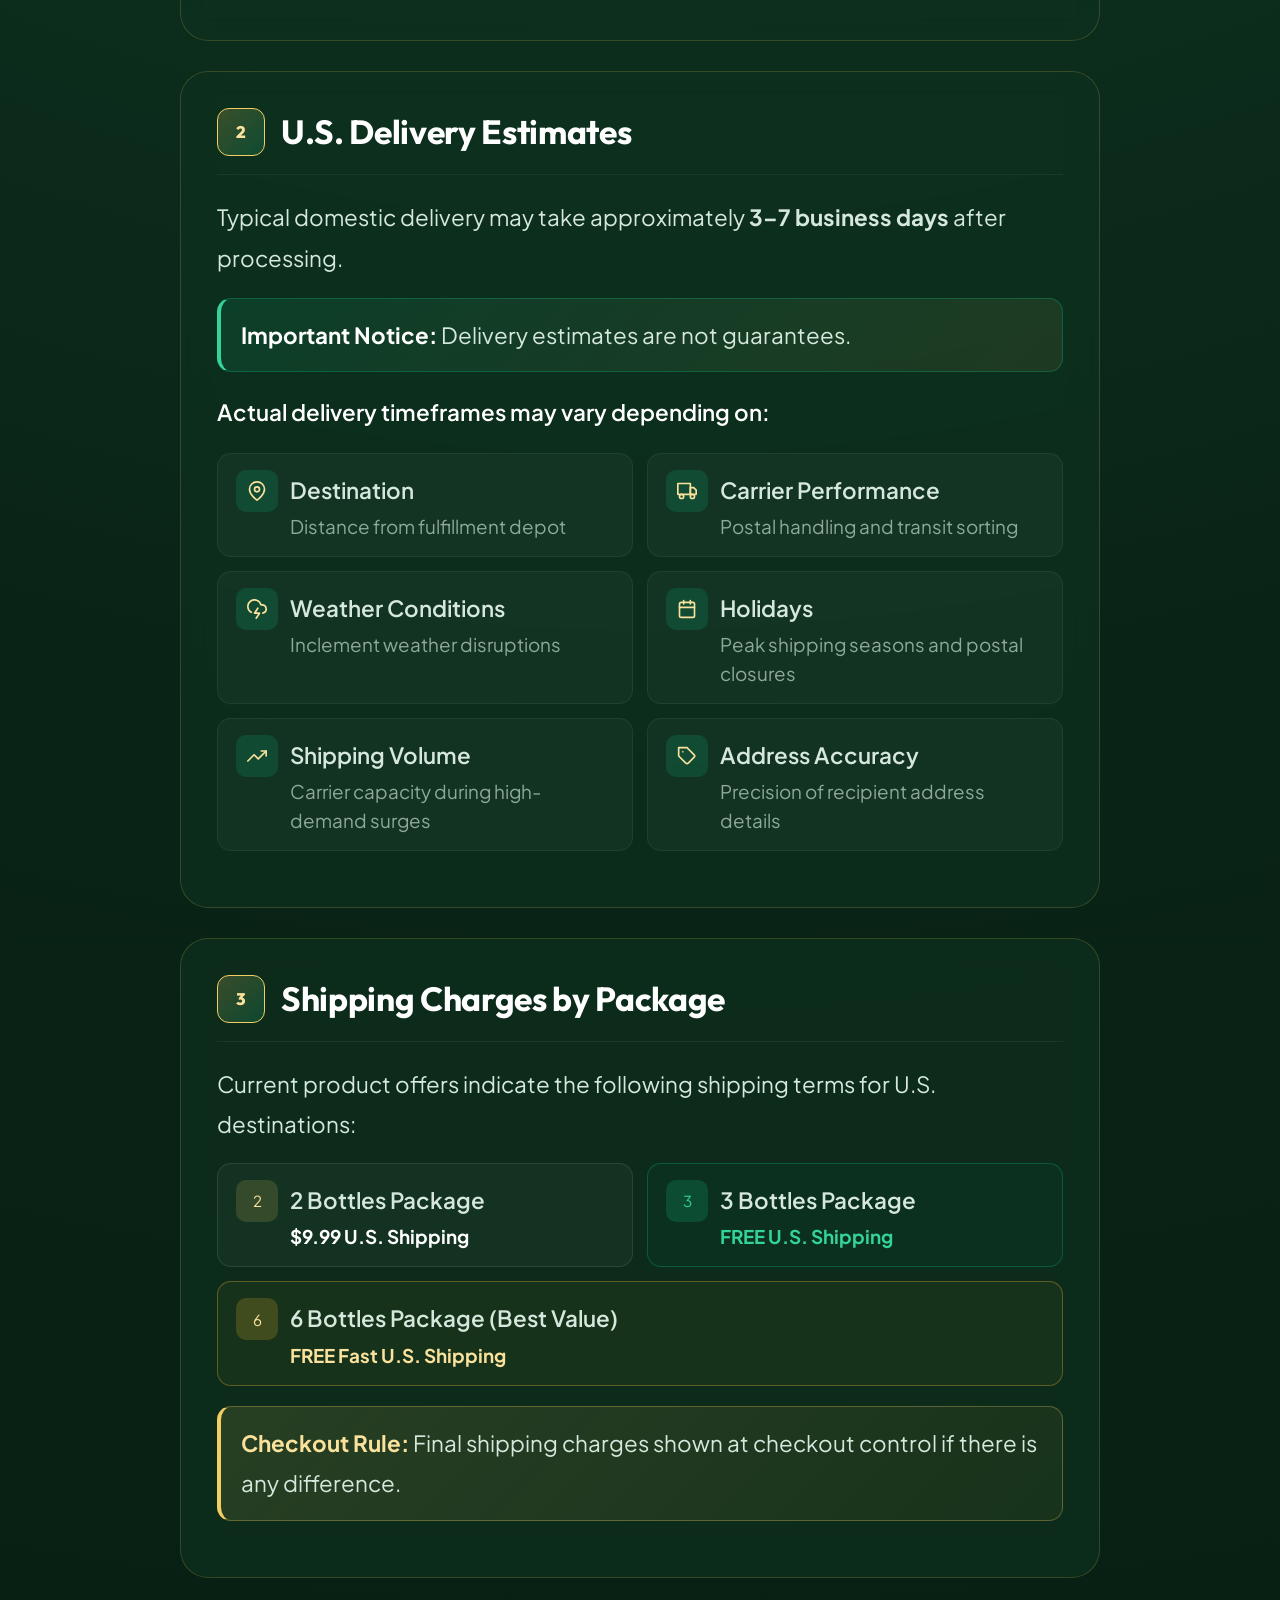
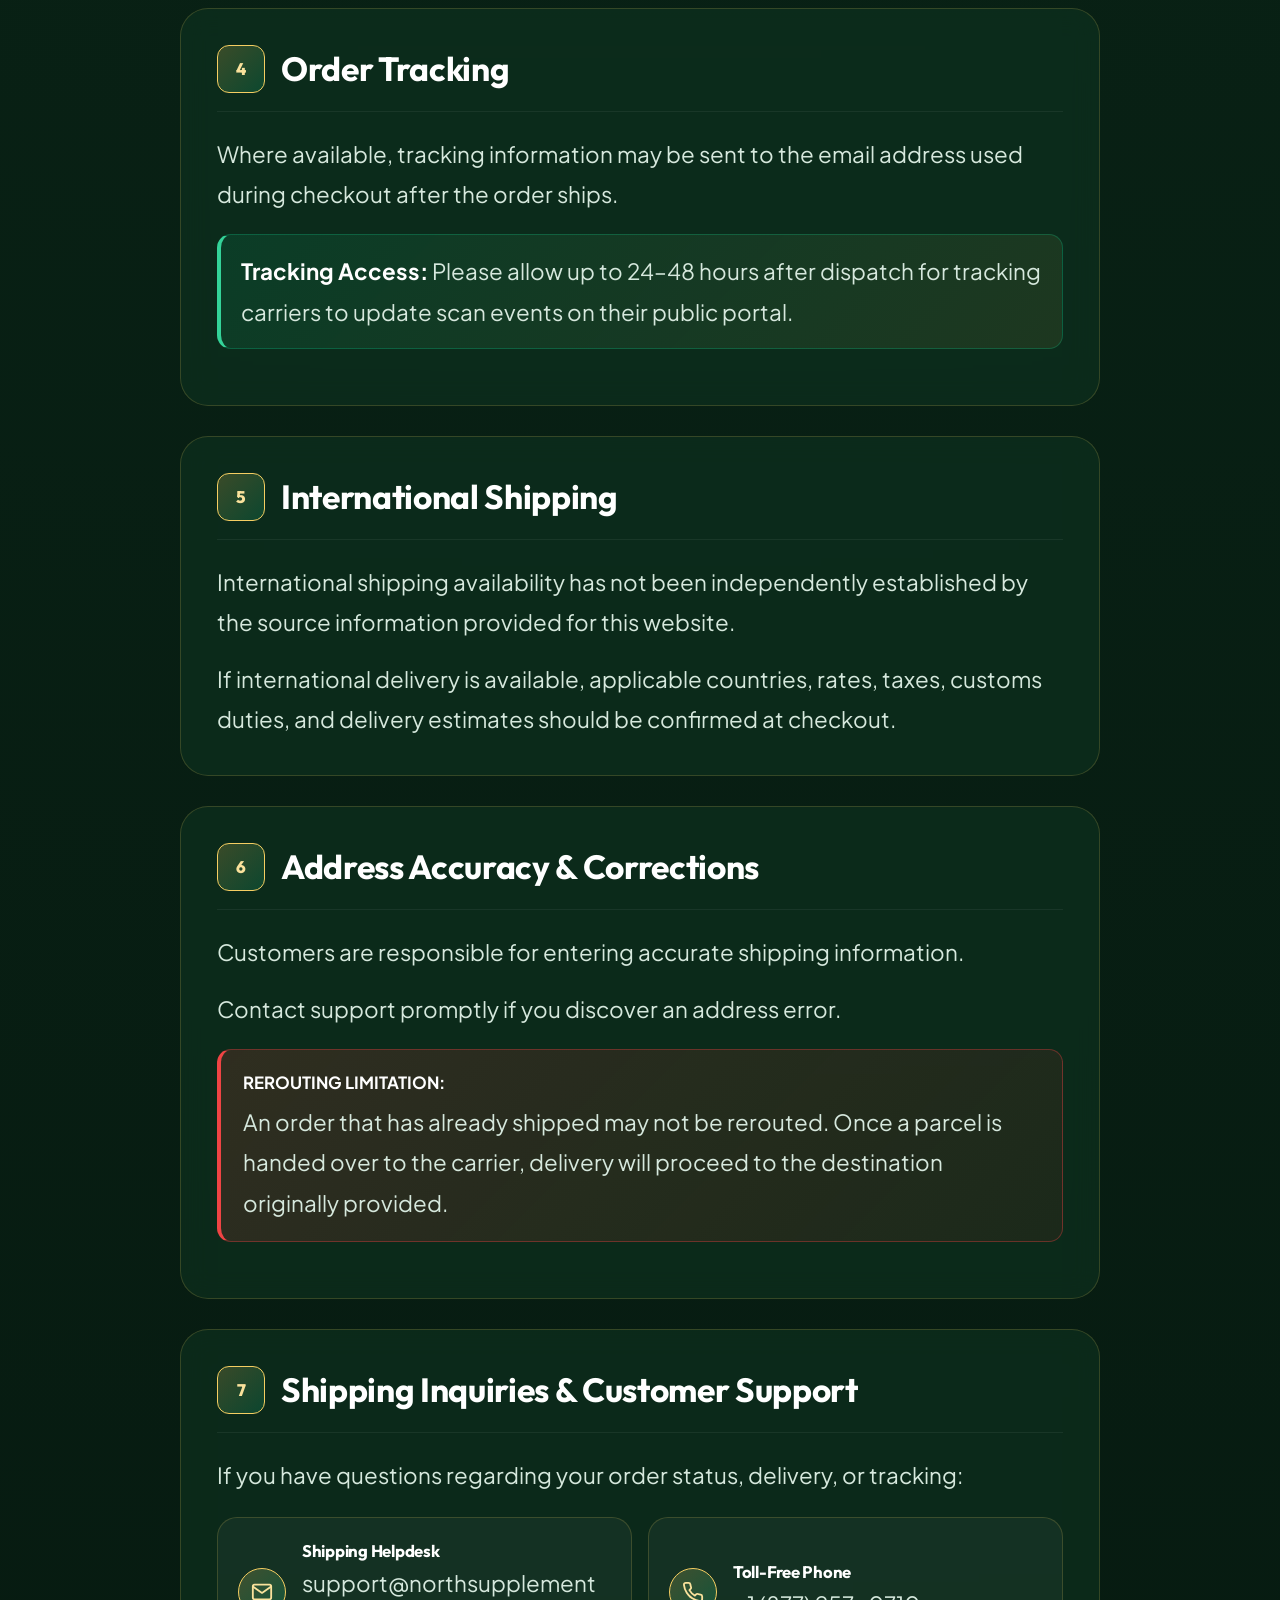
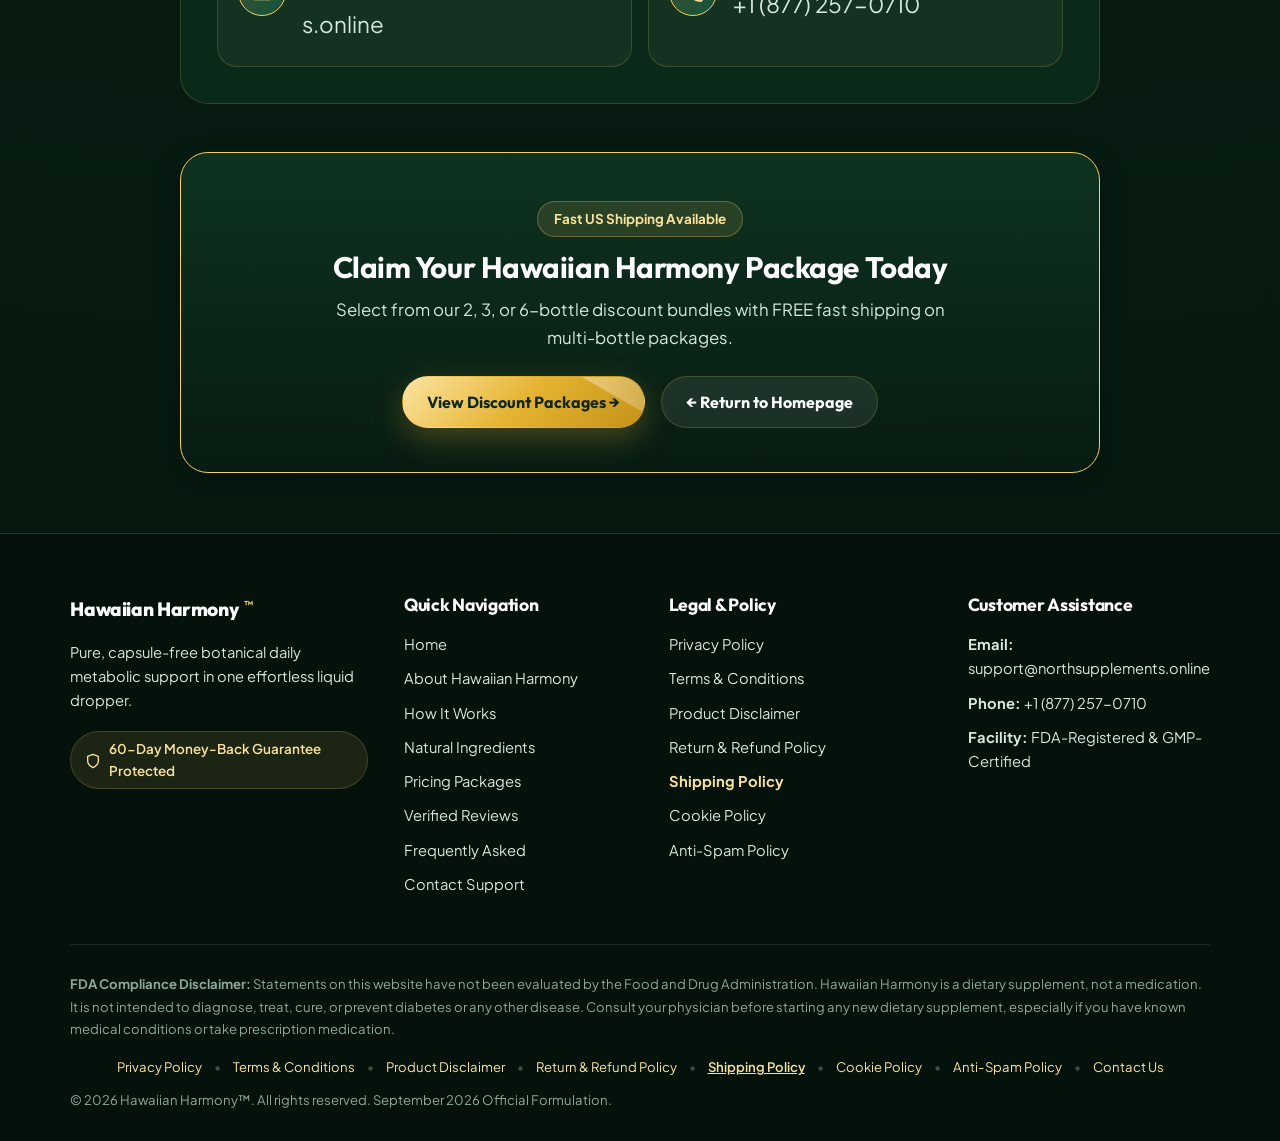
<file: shipping-policy.html>
<!DOCTYPE html>
<html lang="en">

<head>
  <meta charset="utf-8" />
  <meta content="width=device-width, initial-scale=1.0" name="viewport" />
  <title>
    Shipping Policy | Hawaiian Harmony Official Website
  </title>
  <meta
    content="Review the official Shipping Policy for Hawaiian Harmony. Learn about order processing times, U.S. delivery estimates, shipping charges, and tracking details."
    name="description" />
  <link rel="canonical" href="https://www.hawaiianharmonyofficial.us/shipping-policy.html" />

  <!-- Open Graph / Facebook -->
  <meta property="og:type" content="website" />
  <meta property="og:locale" content="en_US" />
  <meta property="og:site_name" content="Hawaiian Harmony" />
  <meta property="og:url" content="https://www.hawaiianharmonyofficial.us/shipping-policy.html" />
  <meta property="og:title" content="Shipping Policy | Hawaiian Harmony Official Website" />
  <meta property="og:description" content="Review the official Shipping Policy for Hawaiian Harmony. Learn about order processing times, U.S. delivery estimates, shipping charges, and tracking details." />
  <meta property="og:image" content="https://www.hawaiianharmonyofficial.us/images/hero_bottle.jpg" />
  <meta property="og:image:alt" content="Hawaiian Harmony Shipping Policy" />

  <!-- Twitter Cards -->
  <meta name="twitter:card" content="summary_large_image" />
  <meta name="twitter:title" content="Shipping Policy | Hawaiian Harmony Official Website" />
  <meta name="twitter:description" content="Review the official Shipping Policy for Hawaiian Harmony. Learn about order processing times, U.S. delivery estimates, shipping charges, and tracking details." />
  <meta name="twitter:image" content="https://www.hawaiianharmonyofficial.us/images/hero_bottle.jpg" />

  <!-- Structured Data (JSON-LD) -->
  <script type="application/ld+json">
  {
    "@context": "https://schema.org",
    "@graph": [
      {
        "@type": "Organization",
        "@id": "https://www.hawaiianharmonyofficial.us/#organization",
        "name": "Hawaiian Harmony",
        "alternateName": "North Supplements",
        "url": "https://www.hawaiianharmonyofficial.us/",
        "logo": {
          "@type": "ImageObject",
          "@id": "https://www.hawaiianharmonyofficial.us/#logo",
          "url": "https://www.hawaiianharmonyofficial.us/images/hero_bottle.jpg",
          "caption": "Hawaiian Harmony"
        },
        "image": "https://www.hawaiianharmonyofficial.us/images/hero_bottle.jpg",
        "contactPoint": [
          {
            "@type": "ContactPoint",
            "telephone": "+1-877-257-0710",
            "contactType": "customer service",
            "email": "support@northsupplements.online",
            "availableLanguage": ["en", "English"]
          }
        ]
      },
      {
        "@type": "WebPage",
        "@id": "https://www.hawaiianharmonyofficial.us/shipping-policy.html#webpage",
        "url": "https://www.hawaiianharmonyofficial.us/shipping-policy.html",
        "name": "Shipping Policy | Hawaiian Harmony Official Website",
        "description": "Review the official Shipping Policy for Hawaiian Harmony. Learn about order processing times, U.S. delivery estimates, shipping charges, and tracking details.",
        "isPartOf": {
          "@type": "WebSite",
          "@id": "https://www.hawaiianharmonyofficial.us/#website",
          "url": "https://www.hawaiianharmonyofficial.us/",
          "name": "Hawaiian Harmony"
        },
        "breadcrumb": {
          "@id": "https://www.hawaiianharmonyofficial.us/shipping-policy.html#breadcrumb"
        },
        "inLanguage": "en-US"
      },
      {
        "@type": "BreadcrumbList",
        "@id": "https://www.hawaiianharmonyofficial.us/shipping-policy.html#breadcrumb",
        "itemListElement": [
          {
            "@type": "ListItem",
            "position": 1,
            "name": "Home",
            "item": "https://www.hawaiianharmonyofficial.us/"
          },
          {
            "@type": "ListItem",
            "position": 2,
            "name": "Shipping Policy",
            "item": "https://www.hawaiianharmonyofficial.us/shipping-policy.html"
          }
        ]
      }
    ]
  }
  </script>

  <link href="https://fonts.googleapis.com" rel="preconnect" />
  <link crossorigin="" href="https://fonts.gstatic.com" rel="preconnect" />
  <link
    href="https://fonts.googleapis.com/css2?family=Outfit:wght@300;400;500;600;700;800&amp;family=Plus+Jakarta+Sans:ital,wght@0,300;0,400;0,500;0,600;0,700;0,800;1,400;1,600&amp;display=swap"
    rel="stylesheet" />
  <link href="styles.css?v=3.4" rel="stylesheet" />
</head>

<body class="inner-page">
  <!-- HEADER -->
  <header class="site-header" id="site-header">
    <div class="container header-container">
      <a class="brand-logo" href="index.html">
        <span class="brand-name">
          Hawaiian Harmony
          <span class="trademark">
            ™
          </span>
        </span>
      </a>
      <nav class="nav-menu" id="nav-menu">
        <a class="nav-link" href="index.html">
          Home
        </a>
        <a class="nav-link" href="index.html#how-it-works">
          How It Works
        </a>
        <a class="nav-link" href="index.html#pricing-packages">
          Pricing
        </a>
        <a class="nav-link" href="index.html#reviews">
          Reviews
        </a>
        <a class="nav-link" href="index.html#faq">
          FAQ
        </a>
        <a class="nav-link" href="contact.html">
          Support
        </a>
      </nav>
      <div class="header-actions">
        <a class="btn btn-nav-cta" href="index.html#pricing-packages">
          <span>
            Order Now
          </span>
          <svg fill="none" height="16" stroke="currentColor" stroke-width="2.5" viewbox="0 0 24 24" width="16">
            <path d="M5 12h14M12 5l7 7-7 7">
            </path>
          </svg>
        </a>
        <button aria-label="Toggle navigation menu" class="nav-toggle-btn" id="nav-toggle" type="button">
          <span class="hamburger-line">
          </span>
          <span class="hamburger-line">
          </span>
          <span class="hamburger-line">
          </span>
        </button>
      </div>
    </div>
  </header>

  <main id="main-content">
    <!-- HERO SECTION -->
    <section class="policy-hero-section">
      <div class="container">
        <nav aria-label="Breadcrumb" class="policy-breadcrumbs">
          <a href="index.html">Home</a>
          <span class="policy-breadcrumb-sep">/</span>
          <span>Legal</span>
          <span class="policy-breadcrumb-sep">/</span>
          <span style="color: #fff;">Shipping Policy</span>
        </nav>
        <span class="section-kicker">
          Delivery Guidelines
        </span>
        <h1 class="section-title" style="font-size: clamp(2rem, 3.5vw, 2.75rem); margin-bottom: 8px;">
          Shipping Policy
        </h1>
        <div class="divider-gold">
        </div>
        <div class="policy-meta-bar">
          <span class="policy-meta-item">
            <svg class="svg-icon" width="16" height="16" viewBox="0 0 24 24" fill="none" stroke="currentColor" stroke-width="2" stroke-linecap="round" stroke-linejoin="round"><circle cx="12" cy="12" r="10"/><polyline points="12 6 12 12 16 14"/></svg>
            Effective Date: September 30, 2026
          </span>
          <span class="policy-meta-dot">•</span>
          <span class="policy-meta-item">
            <svg class="svg-icon" width="16" height="16" viewBox="0 0 24 24" fill="none" stroke="currentColor" stroke-width="2" stroke-linecap="round" stroke-linejoin="round"><path d="M1 3h15v13H1z"/><path d="M16 8h4l3 3v5h-7V8z"/><circle cx="5.5" cy="18.5" r="2.5"/><circle cx="18.5" cy="18.5" r="2.5"/></svg>
            Fast US Dispatch
          </span>
        </div>
      </div>
    </section>

    <!-- MAIN SHIPPING POLICY CONTENT -->
    <div class="policy-container">
      <!-- QUICK NAVIGATION PILLS -->
      <div class="policy-nav-wrapper">
        <div class="policy-nav-title">
          <svg class="svg-icon" width="16" height="16" viewBox="0 0 24 24" fill="none" stroke="currentColor" stroke-width="2" stroke-linecap="round" stroke-linejoin="round"><line x1="8" y1="6" x2="21" y2="6"/><line x1="8" y1="12" x2="21" y2="12"/><line x1="8" y1="18" x2="21" y2="18"/><line x1="3" y1="6" x2="3.01" y2="6"/><line x1="3" y1="12" x2="3.01" y2="12"/><line x1="3" y1="18" x2="3.01" y2="18"/></svg>
          Quick Navigation
        </div>
        <div class="policy-nav-links">
          <a class="policy-nav-link" href="#overview">Overview</a>
          <a class="policy-nav-link" href="#order-processing">1. Order Processing</a>
          <a class="policy-nav-link" href="#us-delivery">2. U.S. Delivery</a>
          <a class="policy-nav-link" href="#shipping-charges">3. Shipping Charges</a>
          <a class="policy-nav-link" href="#tracking-info">4. Tracking</a>
          <a class="policy-nav-link" href="#international-shipping">5. International Shipping</a>
          <a class="policy-nav-link" href="#incorrect-addresses">6. Address Accuracy</a>
          <a class="policy-nav-link" href="#shipping-questions">7. Shipping Questions</a>
        </div>
      </div>

      <!-- OVERVIEW / INTRO CARD -->
      <article class="policy-card" id="overview">
        <div class="policy-card-header">
          <span class="policy-sec-num"><svg class="svg-icon" width="20" height="20" viewBox="0 0 24 24" fill="none" stroke="currentColor" stroke-width="2" stroke-linecap="round" stroke-linejoin="round"><path d="m7.5 4.27 9 5.15"/><path d="M21 8a2 2 0 0 0-1-1.73l-7-4a2 2 0 0 0-2 0l-7 4A2 2 0 0 0 3 8v8a2 2 0 0 0 1 1.73l7 4a2 2 0 0 0 2 0l7-4A2 2 0 0 0 21 16Z"/><path d="m3.3 7 8.7 5 8.7-5"/><path d="M12 22V12"/></svg></span>
          <div>
            <h2 class="policy-sec-title">
              General Shipping Information
            </h2>
          </div>
        </div>
        <div class="policy-body">
          <p class="policy-intro-lead">
            This Shipping Policy provides general information concerning Hawaiian Harmony orders placed through our website and authorized checkout partners.
          </p>
          <div class="policy-highlight-banner">
            <strong style="color: #fff;">Fulfillment Commitment:</strong> We strive to fulfill and dispatch all confirmed orders expeditiously to ensure your bottles reach your doorstep safely and securely.
          </div>
        </div>
      </article>

      <!-- SECTION 1: ORDER PROCESSING -->
      <article class="policy-card" id="order-processing">
        <div class="policy-card-header">
          <span class="policy-sec-num">1</span>
          <div>
            <h2 class="policy-sec-title">
              Order Processing
            </h2>
          </div>
        </div>
        <div class="policy-body">
          <p>
            Orders are generally processed after payment has been successfully confirmed.
          </p>
          <p>
            The product information supplied for this website indicates that orders are typically processed within approximately <strong>1–2 U.S. business days</strong> (Monday through Friday, excluding statutory holidays).
          </p>
          <div class="policy-advisory-box">
            <strong style="color: var(--gold-300);">Processing Schedule:</strong> Orders placed over the weekend or on public holidays are prepared for dispatch on the following regular business day.
          </div>
        </div>
      </article>

      <!-- SECTION 2: U.S. DELIVERY -->
      <article class="policy-card" id="us-delivery">
        <div class="policy-card-header">
          <span class="policy-sec-num">2</span>
          <div>
            <h2 class="policy-sec-title">
              U.S. Delivery Estimates
            </h2>
          </div>
        </div>
        <div class="policy-body">
          <p>
            Typical domestic delivery may take approximately <strong>3–7 business days</strong> after processing.
          </p>
          <div class="policy-highlight-banner">
            <strong style="color: #fff;">Important Notice:</strong> Delivery estimates are not guarantees.
          </div>

          <p style="margin-top: 18px; font-weight: 600; color: #fff;">
            Actual delivery timeframes may vary depending on:
          </p>

          <div class="policy-grid-2col">
            <div class="policy-grid-item">
              <span class="policy-item-icon"><svg class="svg-icon" width="20" height="20" viewBox="0 0 24 24" fill="none" stroke="currentColor" stroke-width="2" stroke-linecap="round" stroke-linejoin="round"><path d="M21 10c0 7-9 13-9 13s-9-6-9-13a9 9 0 0 1 18 0z"/><circle cx="12" cy="10" r="3"/></svg></span>
              <div>
                <div class="policy-item-text">Destination</div>
                <span class="policy-item-sub">Distance from fulfillment depot</span>
              </div>
            </div>

            <div class="policy-grid-item">
              <span class="policy-item-icon"><svg class="svg-icon" width="20" height="20" viewBox="0 0 24 24" fill="none" stroke="currentColor" stroke-width="2" stroke-linecap="round" stroke-linejoin="round"><rect x="1" y="3" width="15" height="13"/><polygon points="16 8 20 8 23 11 23 16 16 16 16 8"/><circle cx="5.5" cy="18.5" r="2.5"/><circle cx="18.5" cy="18.5" r="2.5"/></svg></span>
              <div>
                <div class="policy-item-text">Carrier Performance</div>
                <span class="policy-item-sub">Postal handling and transit sorting</span>
              </div>
            </div>

            <div class="policy-grid-item">
              <span class="policy-item-icon"><svg class="svg-icon" width="20" height="20" viewBox="0 0 24 24" fill="none" stroke="currentColor" stroke-width="2" stroke-linecap="round" stroke-linejoin="round"><path d="M19 16.9A5 5 0 0 0 18 7h-1.26a8 8 0 1 0-11.62 9"/><polyline points="13 11 9 17 15 17 11 23"/></svg></span>
              <div>
                <div class="policy-item-text">Weather Conditions</div>
                <span class="policy-item-sub">Inclement weather disruptions</span>
              </div>
            </div>

            <div class="policy-grid-item">
              <span class="policy-item-icon"><svg class="svg-icon" width="20" height="20" viewBox="0 0 24 24" fill="none" stroke="currentColor" stroke-width="2" stroke-linecap="round" stroke-linejoin="round"><rect x="3" y="4" width="18" height="18" rx="2" ry="2"/><line x1="16" y1="2" x2="16" y2="6"/><line x1="8" y1="2" x2="8" y2="6"/><line x1="3" y1="10" x2="21" y2="10"/></svg></span>
              <div>
                <div class="policy-item-text">Holidays</div>
                <span class="policy-item-sub">Peak shipping seasons and postal closures</span>
              </div>
            </div>

            <div class="policy-grid-item">
              <span class="policy-item-icon"><svg class="svg-icon" width="20" height="20" viewBox="0 0 24 24" fill="none" stroke="currentColor" stroke-width="2" stroke-linecap="round" stroke-linejoin="round"><polyline points="23 6 13.5 15.5 8.5 10.5 1 18"/><polyline points="17 6 23 6 23 12"/></svg></span>
              <div>
                <div class="policy-item-text">Shipping Volume</div>
                <span class="policy-item-sub">Carrier capacity during high-demand surges</span>
              </div>
            </div>

            <div class="policy-grid-item">
              <span class="policy-item-icon"><svg class="svg-icon" width="20" height="20" viewBox="0 0 24 24" fill="none" stroke="currentColor" stroke-width="2" stroke-linecap="round" stroke-linejoin="round"><path d="M20.59 13.41l-7.17 7.17a2 2 0 0 1-2.83 0L2 12V2h10l8.59 8.59a2 2 0 0 1 0 2.82z"/><line x1="7" y1="7" x2="7.01" y2="7"/></svg></span>
              <div>
                <div class="policy-item-text">Address Accuracy</div>
                <span class="policy-item-sub">Precision of recipient address details</span>
              </div>
            </div>
          </div>
        </div>
      </article>

      <!-- SECTION 3: SHIPPING CHARGES -->
      <article class="policy-card" id="shipping-charges">
        <div class="policy-card-header">
          <span class="policy-sec-num">3</span>
          <div>
            <h2 class="policy-sec-title">
              Shipping Charges by Package
            </h2>
          </div>
        </div>
        <div class="policy-body">
          <p>
            Current product offers indicate the following shipping terms for U.S. destinations:
          </p>

          <div class="policy-grid-2col" style="margin-top: 18px;">
            <div class="policy-grid-item" style="border-color: rgba(255, 255, 255, 0.1);">
              <span class="policy-item-icon" style="background: rgba(245, 206, 98, 0.15); color: var(--gold-300);">2</span>
              <div>
                <div class="policy-item-text">2 Bottles Package</div>
                <span class="policy-item-sub" style="color: #fff; font-weight: 700; ">$9.99 U.S. Shipping</span>
              </div>
            </div>

            <div class="policy-grid-item" style="border-color: rgba(16, 185, 129, 0.3); background: rgba(16, 185, 129, 0.04);">
              <span class="policy-item-icon" style="background: rgba(16, 185, 129, 0.2); color: var(--emerald-400);">3</span>
              <div>
                <div class="policy-item-text">3 Bottles Package</div>
                <span class="policy-item-sub" style="color: var(--emerald-400); font-weight: 700; ">FREE U.S. Shipping</span>
              </div>
            </div>

            <div class="policy-grid-item" style="grid-column: 1 / -1; border-color: rgba(229, 179, 49, 0.35); background: rgba(229, 179, 49, 0.05);">
              <span class="policy-item-icon" style="background: rgba(229, 179, 49, 0.2); color: var(--gold-300);">6</span>
              <div>
                <div class="policy-item-text">6 Bottles Package (Best Value)</div>
                <span class="policy-item-sub" style="color: var(--gold-300); font-weight: 700; ">FREE Fast U.S. Shipping</span>
              </div>
            </div>
          </div>

          <div class="policy-advisory-box" style="margin-top: 20px;">
            <strong style="color: var(--gold-300);">Checkout Rule:</strong> Final shipping charges shown at checkout control if there is any difference.
          </div>
        </div>
      </article>

      <!-- SECTION 4: TRACKING -->
      <article class="policy-card" id="tracking-info">
        <div class="policy-card-header">
          <span class="policy-sec-num">4</span>
          <div>
            <h2 class="policy-sec-title">
              Order Tracking
            </h2>
          </div>
        </div>
        <div class="policy-body">
          <p>
            Where available, tracking information may be sent to the email address used during checkout after the order ships.
          </p>
          <div class="policy-highlight-banner">
            <strong style="color: #fff;">Tracking Access:</strong> Please allow up to 24–48 hours after dispatch for tracking carriers to update scan events on their public portal.
          </div>
        </div>
      </article>

      <!-- SECTION 5: INTERNATIONAL SHIPPING -->
      <article class="policy-card" id="international-shipping">
        <div class="policy-card-header">
          <span class="policy-sec-num">5</span>
          <div>
            <h2 class="policy-sec-title">
              International Shipping
            </h2>
          </div>
        </div>
        <div class="policy-body">
          <p>
            International shipping availability has not been independently established by the source information provided for this website.
          </p>
          <p>
            If international delivery is available, applicable countries, rates, taxes, customs duties, and delivery estimates should be confirmed at checkout.
          </p>
        </div>
      </article>

      <!-- SECTION 6: INCORRECT ADDRESSES -->
      <article class="policy-card" id="incorrect-addresses">
        <div class="policy-card-header">
          <span class="policy-sec-num">6</span>
          <div>
            <h2 class="policy-sec-title">
              Address Accuracy &amp; Corrections
            </h2>
          </div>
        </div>
        <div class="policy-body">
          <p>
            Customers are responsible for entering accurate shipping information.
          </p>
          <p>
            Contact support promptly if you discover an address error.
          </p>
          <div class="policy-emergency-box">
            <strong style="color: #fff; font-size: 1.05rem; display: block; margin-bottom: 4px;">REROUTING LIMITATION:</strong>
            An order that has already shipped may not be rerouted. Once a parcel is handed over to the carrier, delivery will proceed to the destination originally provided.
          </div>
        </div>
      </article>

      <!-- SECTION 7: SHIPPING QUESTIONS -->
      <article class="policy-card" id="shipping-questions">
        <div class="policy-card-header">
          <span class="policy-sec-num">7</span>
          <div>
            <h2 class="policy-sec-title">
              Shipping Inquiries &amp; Customer Support
            </h2>
          </div>
        </div>
        <div class="policy-body">
          <p>
            If you have questions regarding your order status, delivery, or tracking:
          </p>

          <div class="policy-contact-grid">
            <a class="policy-contact-card" href="mailto:support@northsupplements.online">
              <div class="policy-contact-icon">
                <svg class="svg-icon" width="22" height="22" viewBox="0 0 24 24" fill="none" stroke="currentColor" stroke-width="2" stroke-linecap="round" stroke-linejoin="round"><path d="M4 4h16c1.1 0 2 .9 2 2v12c0 1.1-.9 2-2 2H4c-1.1 0-2-.9-2-2V6c0-1.1.9-2 2-2z"/><polyline points="22,6 12,13 2,6"/></svg>
              </div>
              <div class="policy-contact-info">
                <h4>Shipping Helpdesk</h4>
                <p>support@northsupplements.online</p>
              </div>
            </a>

            <a class="policy-contact-card" href="tel:+18772570710">
              <div class="policy-contact-icon">
                <svg class="svg-icon" width="22" height="22" viewBox="0 0 24 24" fill="none" stroke="currentColor" stroke-width="2" stroke-linecap="round" stroke-linejoin="round"><path d="M22 16.92v3a2 2 0 0 1-2.18 2 19.79 19.79 0 0 1-8.63-3.07 19.5 19.5 0 0 1-6-6 19.79 19.79 0 0 1-3.07-8.67A2 2 0 0 1 4.11 2h3a2 2 0 0 1 2 1.72 12.84 12.84 0 0 0 .7 2.81 2 2 0 0 1-.45 2.11L8.09 9.91a16 16 0 0 0 6 6l1.27-1.27a2 2 0 0 1 2.11-.45 12.84 12.84 0 0 0 2.81.7A2 2 0 0 1 22 16.92z"/></svg>
              </div>
              <div class="policy-contact-info">
                <h4>Toll-Free Phone</h4>
                <p>+1 (877) 257-0710</p>
              </div>
            </a>
          </div>
        </div>
      </article>

      <!-- RETURN CTA BANNER -->
      <section class="policy-return-cta">
        <span class="badge-pill" style="margin-bottom: 12px; display: inline-flex;">
          Fast US Shipping Available
        </span>
        <h3>
          Claim Your Hawaiian Harmony Package Today
        </h3>
        <p>
          Select from our 2, 3, or 6-bottle discount bundles with FREE fast shipping on multi-bottle packages.
        </p>
        <div class="policy-cta-actions">
          <a class="btn btn-primary btn-glow" href="index.html#pricing-packages">
            View Discount Packages →
          </a>
          <a class="btn btn-secondary" href="index.html">
            ← Return to Homepage
          </a>
        </div>
      </section>
    </div>
  </main>

  <!-- FOOTER -->
  <footer class="site-footer">
    <div class="container footer-container">
      <div class="footer-top-row">
        <div class="footer-brand-col">
          <div class="brand-logo footer-logo">
            <span class="brand-name">
              Hawaiian Harmony
              <span class="trademark">
                ™
              </span>
            </span>
          </div>
          <p class="footer-tagline">
            Pure, capsule-free botanical daily metabolic support in one effortless liquid
            dropper.
          </p>
          <div class="footer-guarantee-badge">
            <span>
              <svg class="svg-icon" width="16" height="16" viewBox="0 0 24 24" fill="none" stroke="currentColor" stroke-width="2" stroke-linecap="round" stroke-linejoin="round"><path d="M12 22s8-4 8-10V5l-8-3-8 3v7c0 6 8 10 8 10z"/></svg>
            </span>
            60-Day Money-Back Guarantee Protected
          </div>
        </div>
        <div class="footer-links-col">
          <h4 class="footer-heading">
            Quick Navigation
          </h4>
          <ul class="footer-nav-list">
            <li>
              <a href="index.html">
                Home
              </a>
            </li>
            <li>
              <a href="about.html">
                About Hawaiian Harmony
              </a>
            </li>
            <li>
              <a href="index.html#how-it-works">
                How It Works
              </a>
            </li>
            <li>
              <a href="index.html#ingredients">
                Natural Ingredients
              </a>
            </li>
            <li>
              <a href="index.html#pricing-packages">
                Pricing Packages
              </a>
            </li>
            <li>
              <a href="index.html#reviews">
                Verified Reviews
              </a>
            </li>
            <li>
              <a href="index.html#faq">
                Frequently Asked
              </a>
            </li>
            <li>
              <a href="contact.html">
                Contact Support
              </a>
            </li>
          </ul>
        </div>
        <div class="footer-links-col">
          <h4 class="footer-heading">
            Legal &amp; Policy
          </h4>
          <ul class="footer-nav-list">
            <li>
              <a href="privacy-policy.html">
                Privacy Policy
              </a>
            </li>
            <li>
              <a href="terms-and-conditions.html">
                Terms &amp; Conditions
              </a>
            </li>
            <li>
              <a href="disclaimer.html">
                Product Disclaimer
              </a>
            </li>
            <li>
              <a href="refund-policy.html">
                Return &amp; Refund Policy
              </a>
            </li>
            <li>
              <a href="shipping-policy.html" style="color: var(--gold-300); font-weight: 700;">
                Shipping Policy
              </a>
            </li>
            <li>
              <a href="cookie-policy.html">
                Cookie Policy
              </a>
            </li>
            <li>
              <a href="anti-spam-policy.html">
                Anti-Spam Policy
              </a>
            </li>
          </ul>
        </div>
        <div class="footer-contact-col">
          <h4 class="footer-heading">
            Customer Assistance
          </h4>
          <p class="footer-contact-item">
            <strong>
              Email:
            </strong>
            support@northsupplements.online
          </p>
          <p class="footer-contact-item">
            <strong>
              Phone:
            </strong>
            +1 (877) 257-0710
          </p>
          <p class="footer-contact-item">
            <strong>
              Facility:
            </strong>
            FDA-Registered &amp; GMP-Certified
          </p>
        </div>
      </div>
      <div class="footer-disclaimer-card">
        <p class="disclaimer-text">
          <strong>
            FDA Compliance Disclaimer:
          </strong>
          Statements on this website have not been
          evaluated by the Food and Drug Administration. Hawaiian Harmony is a dietary supplement, not a medication. It
          is not intended to diagnose, treat, cure, or prevent diabetes or any other disease. Consult your physician
          before starting any new dietary supplement, especially if you have known medical conditions or take
          prescription medication.
        </p>
        <div style="margin: 16px 0 10px 0; text-align: center; ">
          <a href="privacy-policy.html" style="color: var(--gold-300); text-decoration: none;">Privacy Policy</a>
          <span style="color: rgba(255,255,255,0.25); margin: 0 10px;">•</span>
          <a href="terms-and-conditions.html" style="color: var(--gold-300); text-decoration: none;">Terms &amp; Conditions</a>
          <span style="color: rgba(255,255,255,0.25); margin: 0 10px;">•</span>
          <a href="disclaimer.html" style="color: var(--gold-300); text-decoration: none;">Product Disclaimer</a>
          <span style="color: rgba(255,255,255,0.25); margin: 0 10px;">•</span>
          <a href="refund-policy.html" style="color: var(--gold-300); text-decoration: none;">Return &amp; Refund Policy</a>
          <span style="color: rgba(255,255,255,0.25); margin: 0 10px;">•</span>
          <a href="shipping-policy.html" style="color: var(--gold-300); text-decoration: underline; font-weight: 600;">Shipping Policy</a>
          <span style="color: rgba(255,255,255,0.25); margin: 0 10px;">•</span>
          <a href="cookie-policy.html" style="color: var(--gold-300); text-decoration: none;">Cookie Policy</a>
          <span style="color: rgba(255,255,255,0.25); margin: 0 10px;">•</span>
          <a href="anti-spam-policy.html" style="color: var(--gold-300); text-decoration: none;">Anti-Spam Policy</a>
          <span style="color: rgba(255,255,255,0.25); margin: 0 10px;">•</span>
          <a href="contact.html" style="color: var(--gold-300); text-decoration: none;">Contact Us</a>
        </div>
        <p class="copyright-line">
          © 2026 Hawaiian Harmony™. All rights reserved. September 2026 Official
          Formulation.
        </p>
      </div>
    </div>
  </footer>

  <script src="script.js"></script>
</body>

</html>
</file>
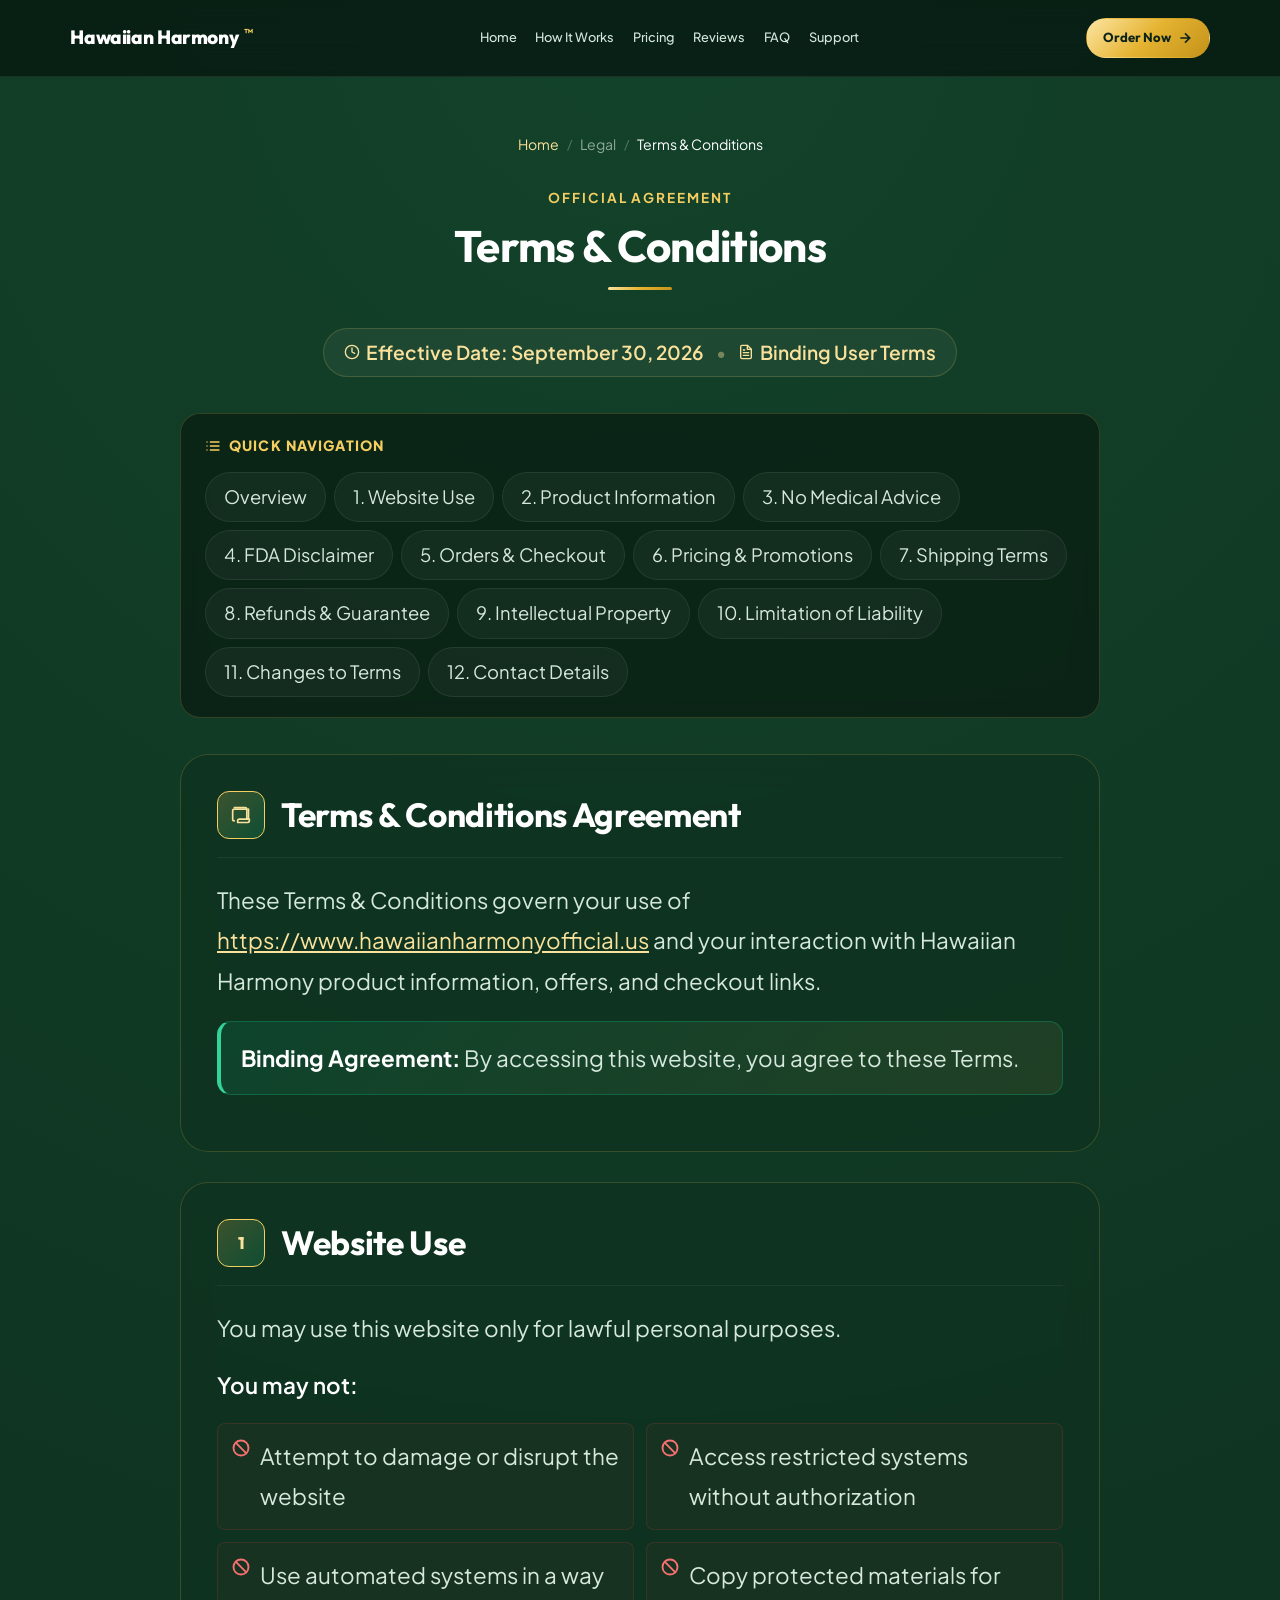
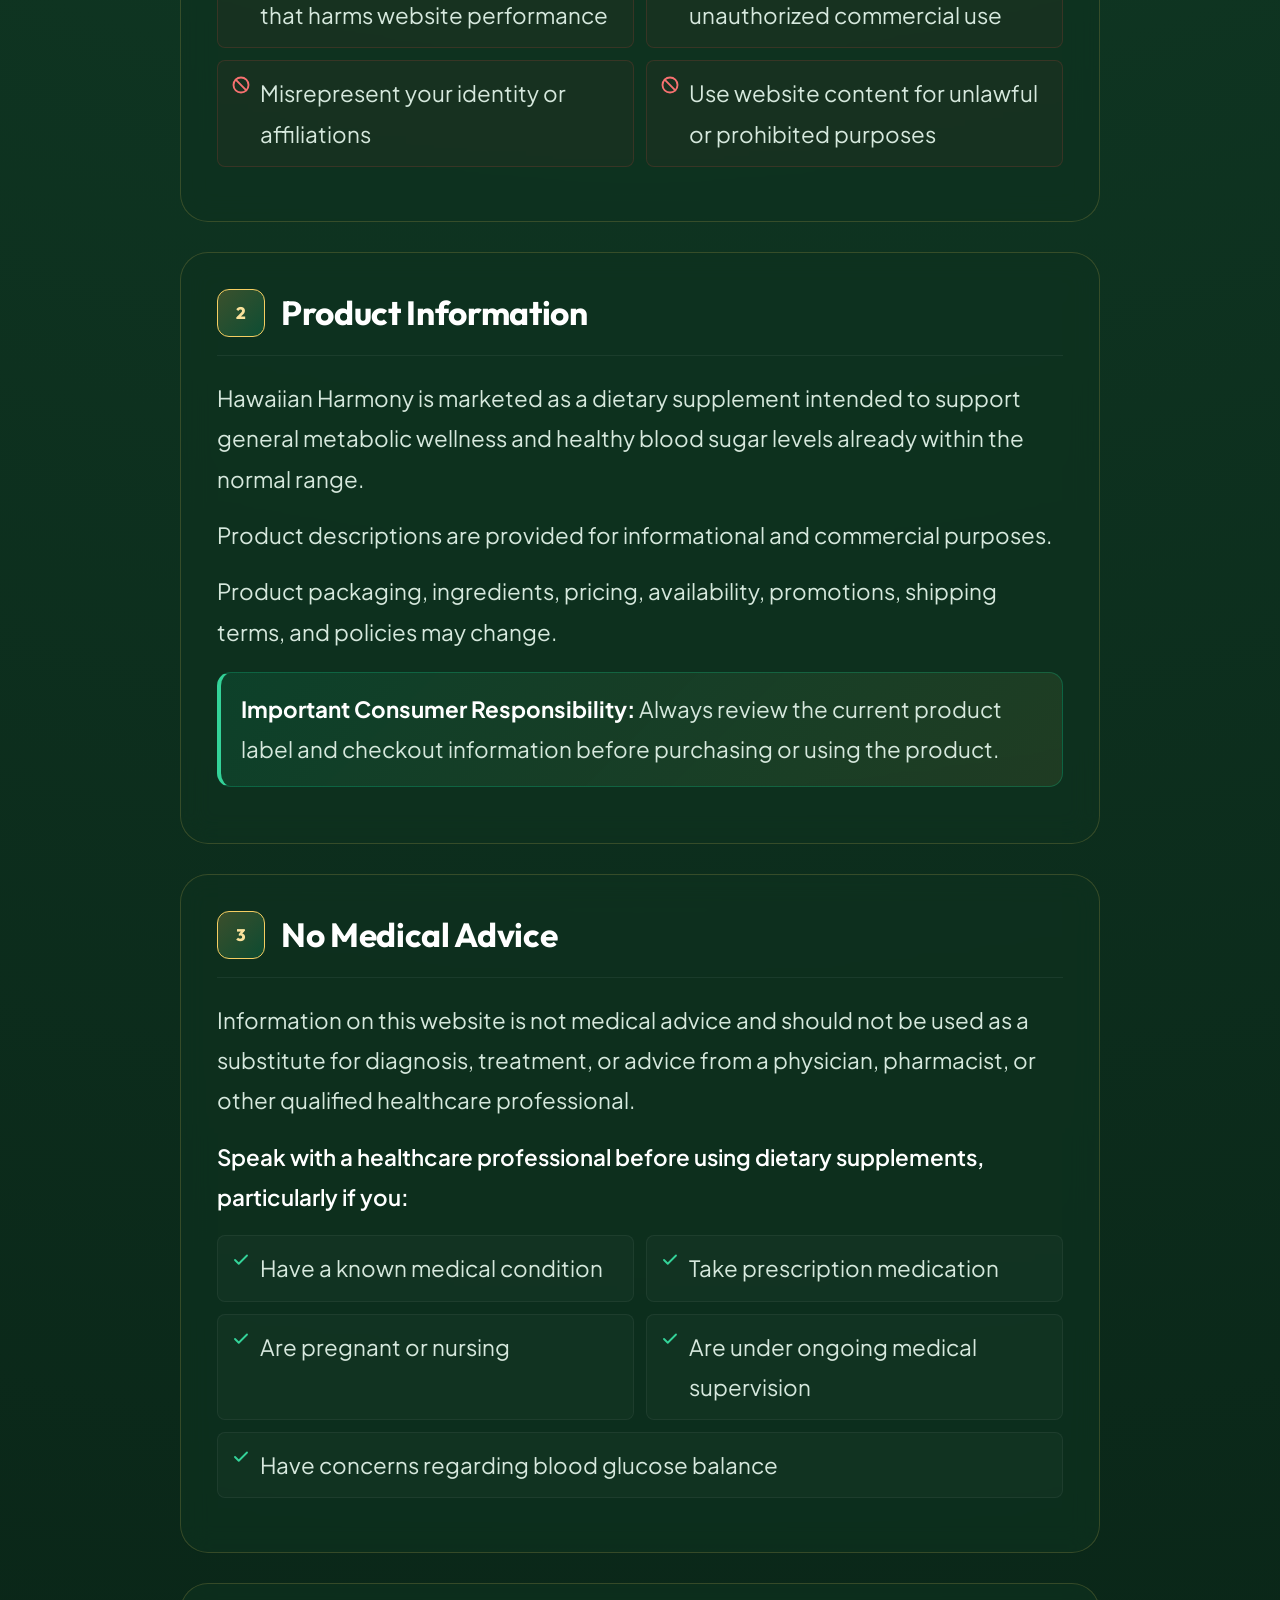
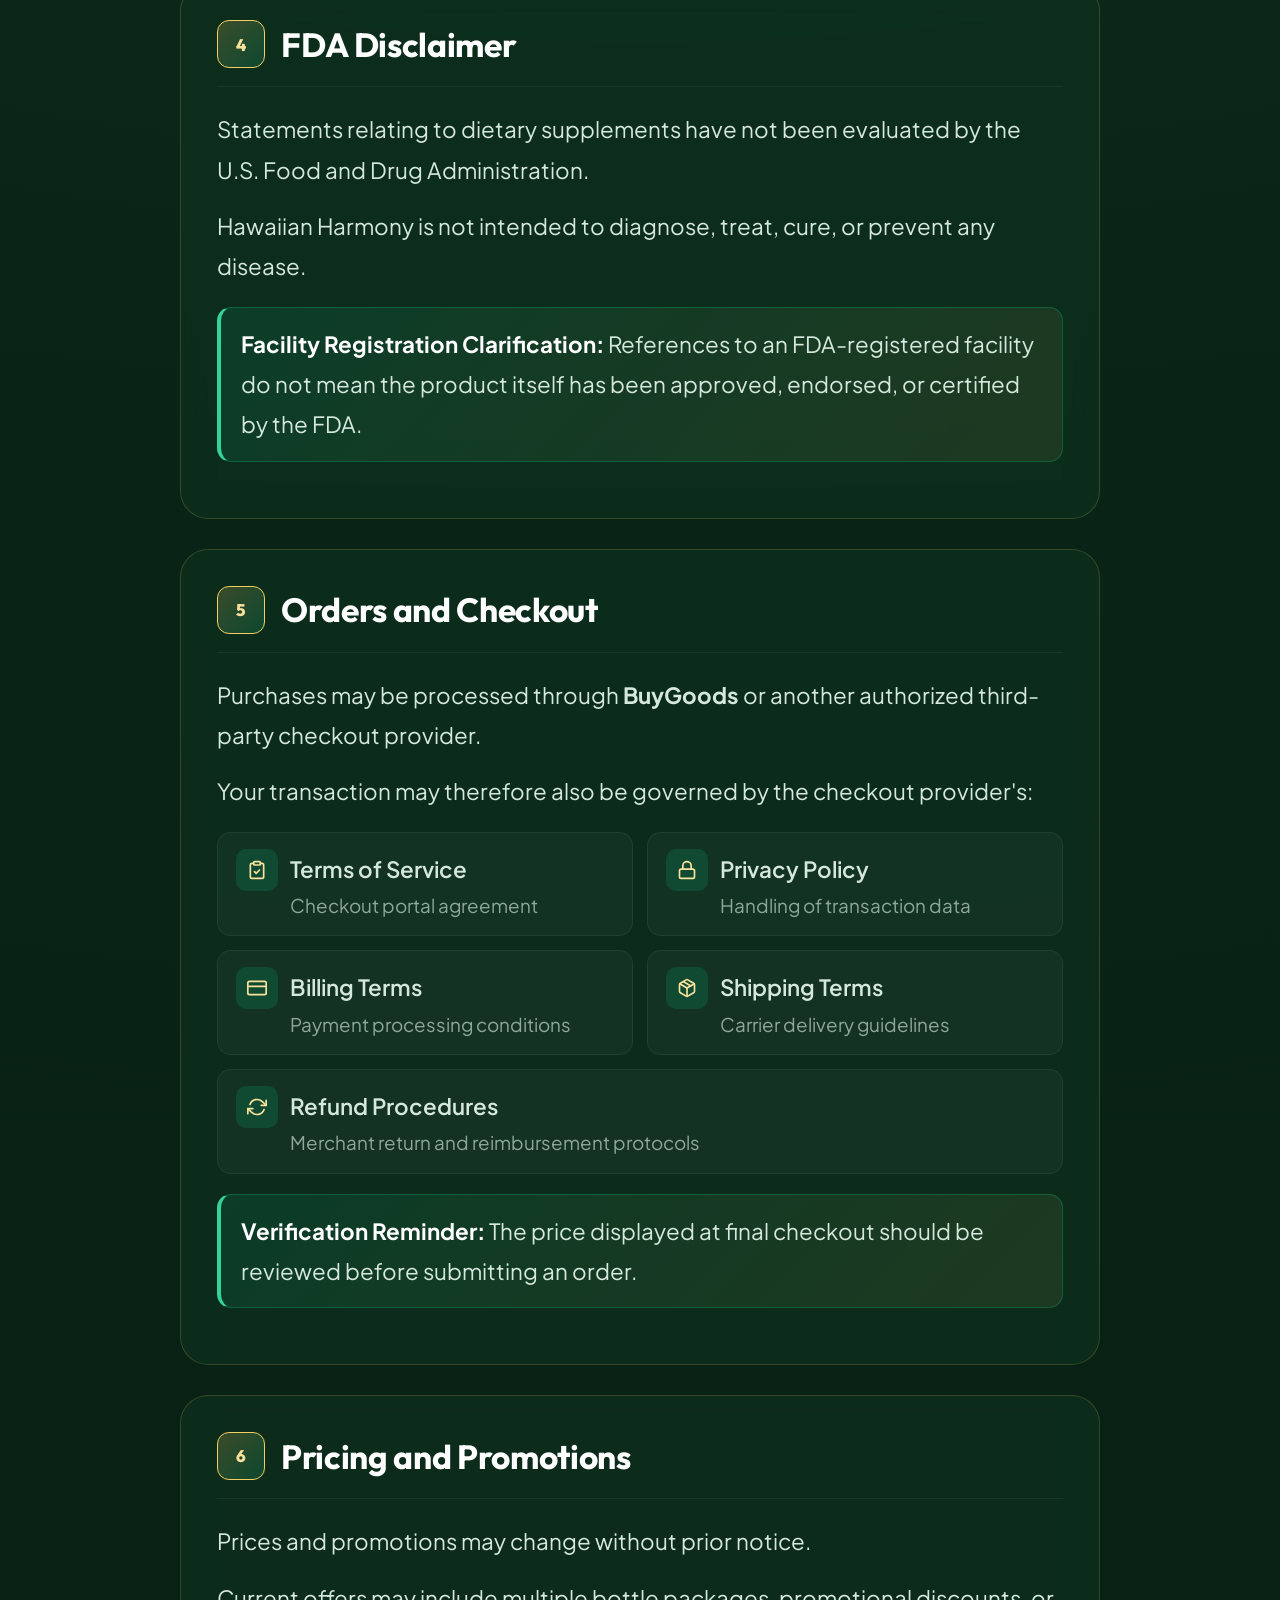
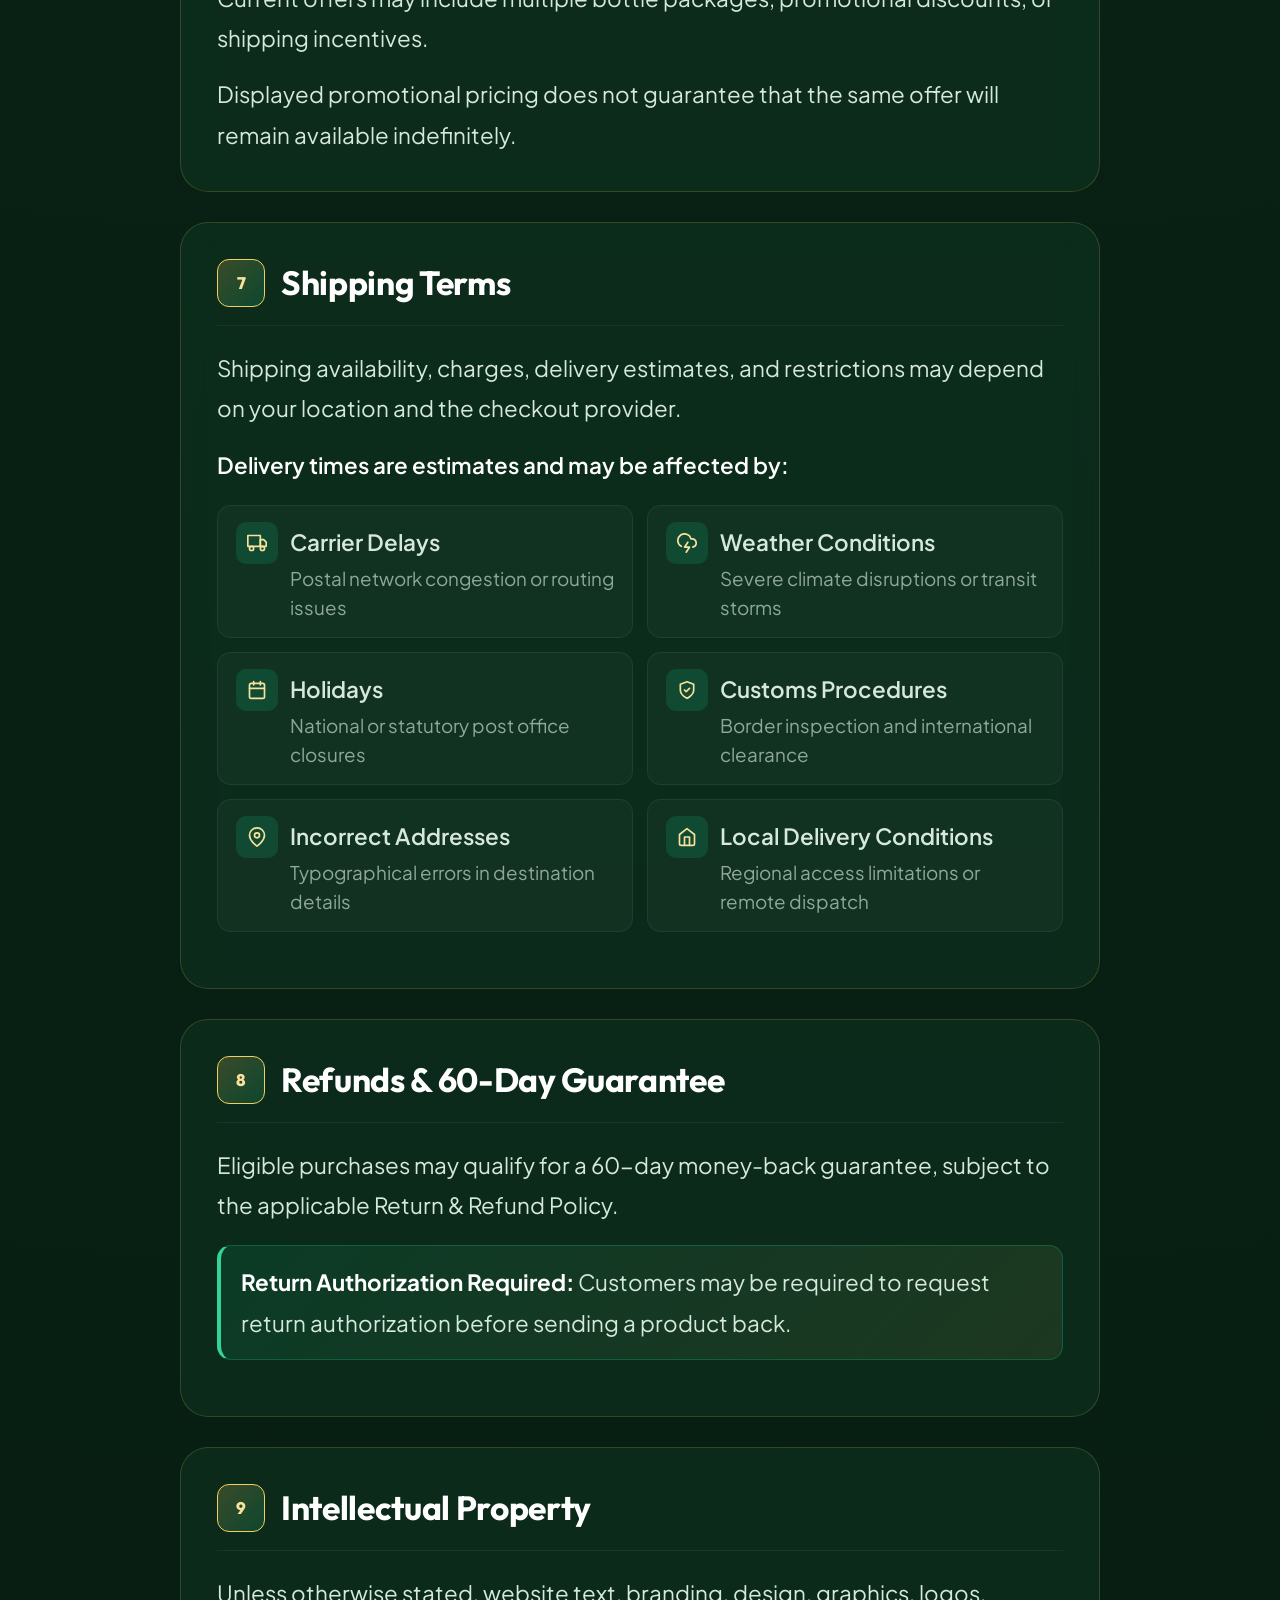
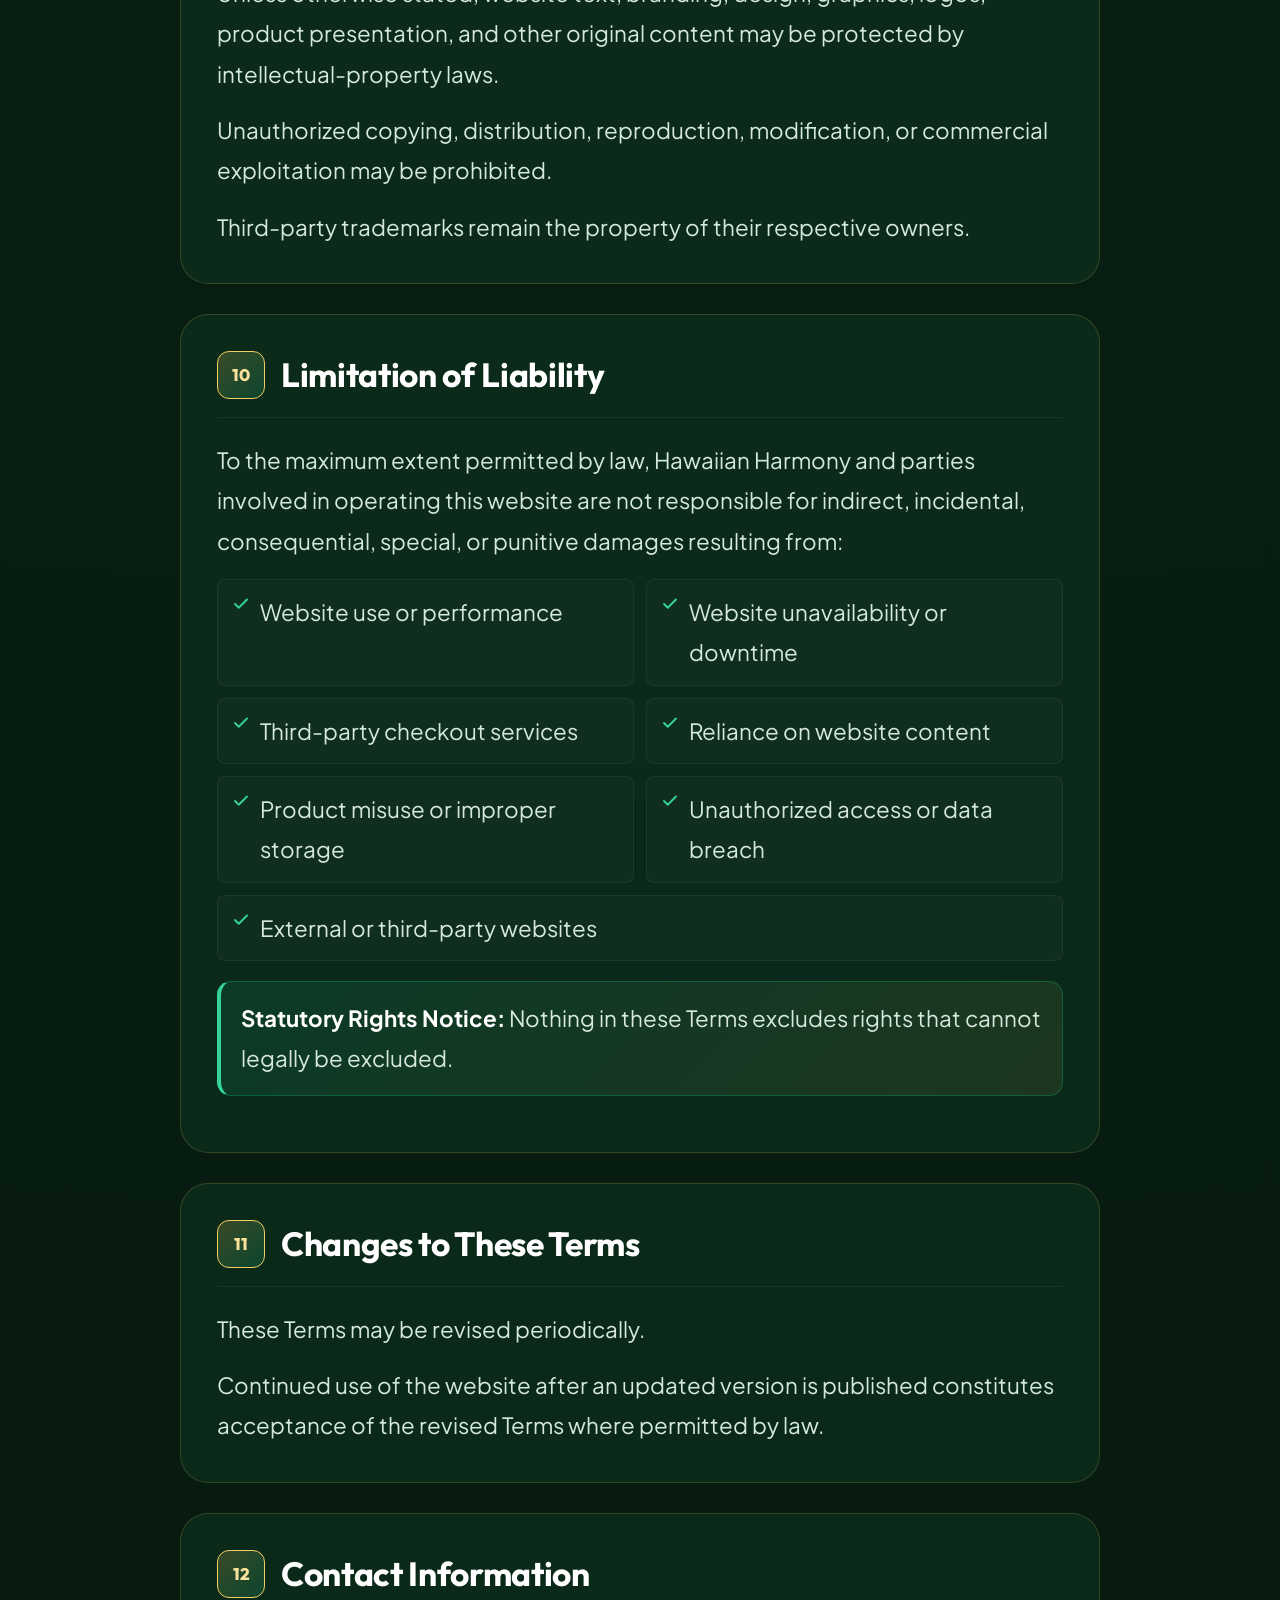
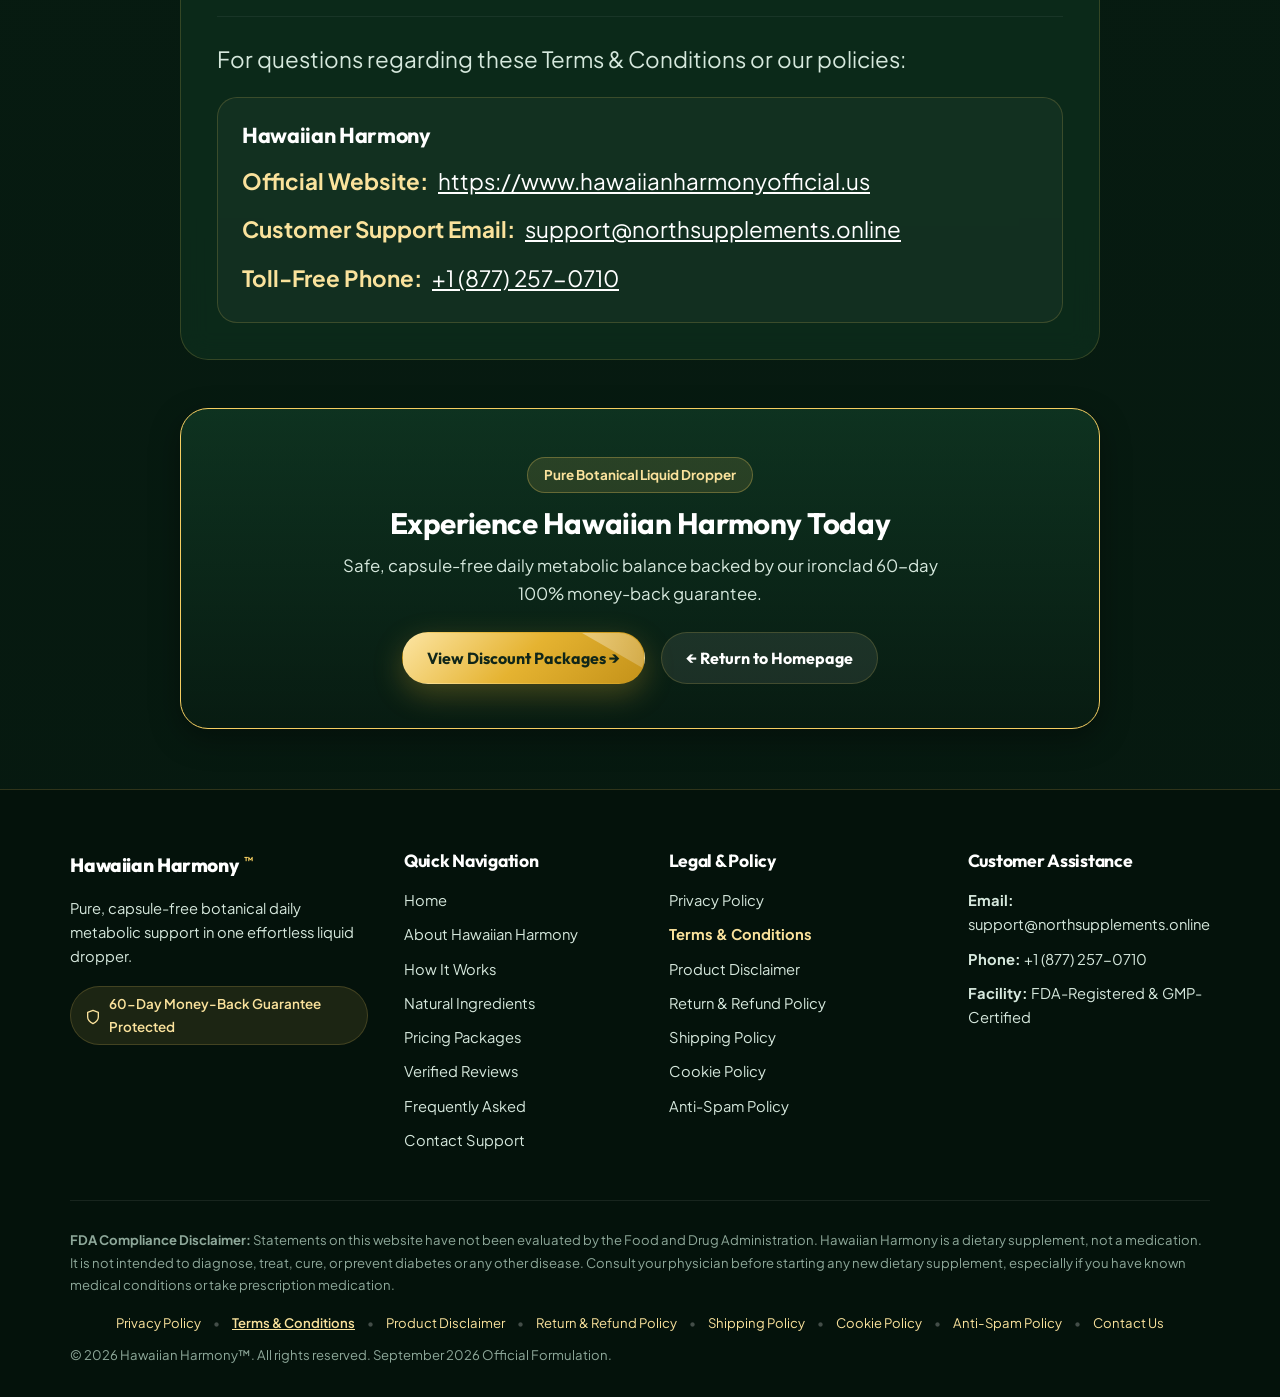
<file: terms-and-conditions.html>
<!DOCTYPE html>
<html lang="en">

<head>
  <meta charset="utf-8" />
  <meta content="width=device-width, initial-scale=1.0" name="viewport" />
  <title>
    Terms &amp; Conditions | Hawaiian Harmony Official Website
  </title>
  <meta
    content="Review the Terms &amp; Conditions for Hawaiian Harmony. Understand terms of website use, product information, disclaimers, checkout through BuyGoods, and policies."
    name="description" />
  <link rel="canonical" href="https://www.hawaiianharmonyofficial.us/terms-and-conditions.html" />

  <!-- Open Graph / Facebook -->
  <meta property="og:type" content="website" />
  <meta property="og:locale" content="en_US" />
  <meta property="og:site_name" content="Hawaiian Harmony" />
  <meta property="og:url" content="https://www.hawaiianharmonyofficial.us/terms-and-conditions.html" />
  <meta property="og:title" content="Terms &amp; Conditions | Hawaiian Harmony Official Website" />
  <meta property="og:description" content="Review the Terms &amp; Conditions for Hawaiian Harmony. Understand terms of website use, product information, disclaimers, checkout through BuyGoods, and policies." />
  <meta property="og:image" content="https://www.hawaiianharmonyofficial.us/images/hero_bottle.jpg" />
  <meta property="og:image:alt" content="Hawaiian Harmony Terms and Conditions" />

  <!-- Twitter Cards -->
  <meta name="twitter:card" content="summary_large_image" />
  <meta name="twitter:title" content="Terms &amp; Conditions | Hawaiian Harmony Official Website" />
  <meta name="twitter:description" content="Review the Terms &amp; Conditions for Hawaiian Harmony. Understand terms of website use, product information, disclaimers, checkout through BuyGoods, and policies." />
  <meta name="twitter:image" content="https://www.hawaiianharmonyofficial.us/images/hero_bottle.jpg" />

  <!-- Structured Data (JSON-LD) -->
  <script type="application/ld+json">
  {
    "@context": "https://schema.org",
    "@graph": [
      {
        "@type": "Organization",
        "@id": "https://www.hawaiianharmonyofficial.us/#organization",
        "name": "Hawaiian Harmony",
        "alternateName": "North Supplements",
        "url": "https://www.hawaiianharmonyofficial.us/",
        "logo": {
          "@type": "ImageObject",
          "@id": "https://www.hawaiianharmonyofficial.us/#logo",
          "url": "https://www.hawaiianharmonyofficial.us/images/hero_bottle.jpg",
          "caption": "Hawaiian Harmony"
        },
        "image": "https://www.hawaiianharmonyofficial.us/images/hero_bottle.jpg",
        "contactPoint": [
          {
            "@type": "ContactPoint",
            "telephone": "+1-877-257-0710",
            "contactType": "customer service",
            "email": "support@northsupplements.online",
            "availableLanguage": ["en", "English"]
          }
        ]
      },
      {
        "@type": "WebPage",
        "@id": "https://www.hawaiianharmonyofficial.us/terms-and-conditions.html#webpage",
        "url": "https://www.hawaiianharmonyofficial.us/terms-and-conditions.html",
        "name": "Terms & Conditions | Hawaiian Harmony Official Website",
        "description": "Review the Terms & Conditions for Hawaiian Harmony. Understand terms of website use, product information, disclaimers, checkout through BuyGoods, and policies.",
        "isPartOf": {
          "@type": "WebSite",
          "@id": "https://www.hawaiianharmonyofficial.us/#website",
          "url": "https://www.hawaiianharmonyofficial.us/",
          "name": "Hawaiian Harmony"
        },
        "breadcrumb": {
          "@id": "https://www.hawaiianharmonyofficial.us/terms-and-conditions.html#breadcrumb"
        },
        "inLanguage": "en-US"
      },
      {
        "@type": "BreadcrumbList",
        "@id": "https://www.hawaiianharmonyofficial.us/terms-and-conditions.html#breadcrumb",
        "itemListElement": [
          {
            "@type": "ListItem",
            "position": 1,
            "name": "Home",
            "item": "https://www.hawaiianharmonyofficial.us/"
          },
          {
            "@type": "ListItem",
            "position": 2,
            "name": "Terms & Conditions",
            "item": "https://www.hawaiianharmonyofficial.us/terms-and-conditions.html"
          }
        ]
      }
    ]
  }
  </script>

  <link href="https://fonts.googleapis.com" rel="preconnect" />
  <link crossorigin="" href="https://fonts.gstatic.com" rel="preconnect" />
  <link
    href="https://fonts.googleapis.com/css2?family=Outfit:wght@300;400;500;600;700;800&amp;family=Plus+Jakarta+Sans:ital,wght@0,300;0,400;0,500;0,600;0,700;0,800;1,400;1,600&amp;display=swap"
    rel="stylesheet" />
  <link href="styles.css?v=3.4" rel="stylesheet" />
</head>

<body class="inner-page">
  <!-- HEADER -->
  <header class="site-header" id="site-header">
    <div class="container header-container">
      <a class="brand-logo" href="index.html">
        <span class="brand-name">
          Hawaiian Harmony
          <span class="trademark">
            ™
          </span>
        </span>
      </a>
      <nav class="nav-menu" id="nav-menu">
        <a class="nav-link" href="index.html">
          Home
        </a>
        <a class="nav-link" href="index.html#how-it-works">
          How It Works
        </a>
        <a class="nav-link" href="index.html#pricing-packages">
          Pricing
        </a>
        <a class="nav-link" href="index.html#reviews">
          Reviews
        </a>
        <a class="nav-link" href="index.html#faq">
          FAQ
        </a>
        <a class="nav-link" href="contact.html">
          Support
        </a>
      </nav>
      <div class="header-actions">
        <a class="btn btn-nav-cta" href="index.html#pricing-packages">
          <span>
            Order Now
          </span>
          <svg fill="none" height="16" stroke="currentColor" stroke-width="2.5" viewbox="0 0 24 24" width="16">
            <path d="M5 12h14M12 5l7 7-7 7">
            </path>
          </svg>
        </a>
        <button aria-label="Toggle navigation menu" class="nav-toggle-btn" id="nav-toggle" type="button">
          <span class="hamburger-line">
          </span>
          <span class="hamburger-line">
          </span>
          <span class="hamburger-line">
          </span>
        </button>
      </div>
    </div>
  </header>

  <main id="main-content">
    <!-- HERO SECTION -->
    <section class="policy-hero-section">
      <div class="container">
        <nav aria-label="Breadcrumb" class="policy-breadcrumbs">
          <a href="index.html">Home</a>
          <span class="policy-breadcrumb-sep">/</span>
          <span>Legal</span>
          <span class="policy-breadcrumb-sep">/</span>
          <span style="color: #fff;">Terms &amp; Conditions</span>
        </nav>
        <span class="section-kicker">
          Official Agreement
        </span>
        <h1 class="section-title" style="font-size: clamp(2rem, 3.5vw, 2.75rem); margin-bottom: 8px;">
          Terms &amp; Conditions
        </h1>
        <div class="divider-gold">
        </div>
        <div class="policy-meta-bar">
          <span class="policy-meta-item">
            <svg class="svg-icon" width="16" height="16" viewBox="0 0 24 24" fill="none" stroke="currentColor" stroke-width="2" stroke-linecap="round" stroke-linejoin="round"><circle cx="12" cy="12" r="10"/><polyline points="12 6 12 12 16 14"/></svg>
            Effective Date: September 30, 2026
          </span>
          <span class="policy-meta-dot">•</span>
          <span class="policy-meta-item">
            <svg class="svg-icon" width="16" height="16" viewBox="0 0 24 24" fill="none" stroke="currentColor" stroke-width="2" stroke-linecap="round" stroke-linejoin="round"><path d="M14 2H6a2 2 0 0 0-2 2v16a2 2 0 0 0 2 2h12a2 2 0 0 0 2-2V8z"/><polyline points="14 2 14 8 20 8"/><line x1="16" y1="13" x2="8" y2="13"/><line x1="16" y1="17" x2="8" y2="17"/><polyline points="10 9 9 9 8 9"/></svg>
            Binding User Terms
          </span>
        </div>
      </div>
    </section>

    <!-- MAIN TERMS CONTENT -->
    <div class="policy-container">
      <!-- QUICK NAVIGATION PILLS -->
      <div class="policy-nav-wrapper">
        <div class="policy-nav-title">
          <svg class="svg-icon" width="16" height="16" viewBox="0 0 24 24" fill="none" stroke="currentColor" stroke-width="2" stroke-linecap="round" stroke-linejoin="round"><line x1="8" y1="6" x2="21" y2="6"/><line x1="8" y1="12" x2="21" y2="12"/><line x1="8" y1="18" x2="21" y2="18"/><line x1="3" y1="6" x2="3.01" y2="6"/><line x1="3" y1="12" x2="3.01" y2="12"/><line x1="3" y1="18" x2="3.01" y2="18"/></svg>
          Quick Navigation
        </div>
        <div class="policy-nav-links">
          <a class="policy-nav-link" href="#overview">Overview</a>
          <a class="policy-nav-link" href="#website-use">1. Website Use</a>
          <a class="policy-nav-link" href="#product-info">2. Product Information</a>
          <a class="policy-nav-link" href="#no-medical-advice">3. No Medical Advice</a>
          <a class="policy-nav-link" href="#fda-disclaimer">4. FDA Disclaimer</a>
          <a class="policy-nav-link" href="#orders-checkout">5. Orders &amp; Checkout</a>
          <a class="policy-nav-link" href="#pricing-promotions">6. Pricing &amp; Promotions</a>
          <a class="policy-nav-link" href="#shipping-terms">7. Shipping Terms</a>
          <a class="policy-nav-link" href="#refunds-guarantee">8. Refunds &amp; Guarantee</a>
          <a class="policy-nav-link" href="#intellectual-property">9. Intellectual Property</a>
          <a class="policy-nav-link" href="#liability-limitation">10. Limitation of Liability</a>
          <a class="policy-nav-link" href="#changes-to-terms">11. Changes to Terms</a>
          <a class="policy-nav-link" href="#contact-terms">12. Contact Details</a>
        </div>
      </div>

      <!-- OVERVIEW / INTRO CARD -->
      <article class="policy-card" id="overview">
        <div class="policy-card-header">
          <span class="policy-sec-num"><svg class="svg-icon" width="20" height="20" viewBox="0 0 24 24" fill="none" stroke="currentColor" stroke-width="2" stroke-linecap="round" stroke-linejoin="round"><path d="M19 17V5a2 2 0 0 0-2-2H4"/><path d="M8 21h12a2 2 0 0 0 2-2v-2H10a2 2 0 0 0-2 2v2z"/><path d="M19 17a2 2 0 0 0 2-2V5"/><path d="M4 19a2 2 0 0 1-2-2V7a2 2 0 0 1 2-2h15"/></svg></span>
          <div>
            <h2 class="policy-sec-title">
              Terms &amp; Conditions Agreement
            </h2>
          </div>
        </div>
        <div class="policy-body">
          <p class="policy-intro-lead">
            These Terms &amp; Conditions govern your use of <a href="https://www.hawaiianharmonyofficial.us" target="_blank" rel="noopener noreferrer" style="color: var(--gold-300); text-decoration: underline;">https://www.hawaiianharmonyofficial.us</a> and your interaction with Hawaiian Harmony product information, offers, and checkout links.
          </p>
          <div class="policy-highlight-banner">
            <strong style="color: #fff;">Binding Agreement:</strong> By accessing this website, you agree to these Terms.
          </div>
        </div>
      </article>

      <!-- SECTION 1: WEBSITE USE -->
      <article class="policy-card" id="website-use">
        <div class="policy-card-header">
          <span class="policy-sec-num">1</span>
          <div>
            <h2 class="policy-sec-title">
              Website Use
            </h2>
          </div>
        </div>
        <div class="policy-body">
          <p>
            You may use this website only for lawful personal purposes.
          </p>
          <p style="margin-top: 14px; font-weight: 600; color: #fff;">
            You may not:
          </p>

          <ul class="policy-checklist prohibit-list">
            <li>
              <svg class="svg-icon" width="18" height="18" viewBox="0 0 24 24" fill="none" stroke="currentColor" stroke-width="2.5" stroke-linecap="round" stroke-linejoin="round"><circle cx="12" cy="12" r="10"/><line x1="4.93" y1="4.93" x2="19.07" y2="19.07"/></svg>
              <span>Attempt to damage or disrupt the website</span>
            </li>
            <li>
              <svg class="svg-icon" width="18" height="18" viewBox="0 0 24 24" fill="none" stroke="currentColor" stroke-width="2.5" stroke-linecap="round" stroke-linejoin="round"><circle cx="12" cy="12" r="10"/><line x1="4.93" y1="4.93" x2="19.07" y2="19.07"/></svg>
              <span>Access restricted systems without authorization</span>
            </li>
            <li>
              <svg class="svg-icon" width="18" height="18" viewBox="0 0 24 24" fill="none" stroke="currentColor" stroke-width="2.5" stroke-linecap="round" stroke-linejoin="round"><circle cx="12" cy="12" r="10"/><line x1="4.93" y1="4.93" x2="19.07" y2="19.07"/></svg>
              <span>Use automated systems in a way that harms website performance</span>
            </li>
            <li>
              <svg class="svg-icon" width="18" height="18" viewBox="0 0 24 24" fill="none" stroke="currentColor" stroke-width="2.5" stroke-linecap="round" stroke-linejoin="round"><circle cx="12" cy="12" r="10"/><line x1="4.93" y1="4.93" x2="19.07" y2="19.07"/></svg>
              <span>Copy protected materials for unauthorized commercial use</span>
            </li>
            <li>
              <svg class="svg-icon" width="18" height="18" viewBox="0 0 24 24" fill="none" stroke="currentColor" stroke-width="2.5" stroke-linecap="round" stroke-linejoin="round"><circle cx="12" cy="12" r="10"/><line x1="4.93" y1="4.93" x2="19.07" y2="19.07"/></svg>
              <span>Misrepresent your identity or affiliations</span>
            </li>
            <li>
              <svg class="svg-icon" width="18" height="18" viewBox="0 0 24 24" fill="none" stroke="currentColor" stroke-width="2.5" stroke-linecap="round" stroke-linejoin="round"><circle cx="12" cy="12" r="10"/><line x1="4.93" y1="4.93" x2="19.07" y2="19.07"/></svg>
              <span>Use website content for unlawful or prohibited purposes</span>
            </li>
          </ul>
        </div>
      </article>

      <!-- SECTION 2: PRODUCT INFORMATION -->
      <article class="policy-card" id="product-info">
        <div class="policy-card-header">
          <span class="policy-sec-num">2</span>
          <div>
            <h2 class="policy-sec-title">
              Product Information
            </h2>
          </div>
        </div>
        <div class="policy-body">
          <p>
            Hawaiian Harmony is marketed as a dietary supplement intended to support general metabolic wellness and healthy blood sugar levels already within the normal range.
          </p>
          <p>
            Product descriptions are provided for informational and commercial purposes.
          </p>
          <p>
            Product packaging, ingredients, pricing, availability, promotions, shipping terms, and policies may change.
          </p>
          <div class="policy-highlight-banner">
            <strong style="color: #fff;">Important Consumer Responsibility:</strong> Always review the current product label and checkout information before purchasing or using the product.
          </div>
        </div>
      </article>

      <!-- SECTION 3: NO MEDICAL ADVICE -->
      <article class="policy-card" id="no-medical-advice">
        <div class="policy-card-header">
          <span class="policy-sec-num">3</span>
          <div>
            <h2 class="policy-sec-title">
              No Medical Advice
            </h2>
          </div>
        </div>
        <div class="policy-body">
          <p>
            Information on this website is not medical advice and should not be used as a substitute for diagnosis, treatment, or advice from a physician, pharmacist, or other qualified healthcare professional.
          </p>
          <p style="margin-top: 14px; font-weight: 600; color: #fff;">
            Speak with a healthcare professional before using dietary supplements, particularly if you:
          </p>

          <ul class="policy-checklist">
            <li>
              <svg class="svg-icon" width="18" height="18" viewBox="0 0 24 24" fill="none" stroke="currentColor" stroke-width="2.5" stroke-linecap="round" stroke-linejoin="round"><polyline points="20 6 9 17 4 12"/></svg>
              <span>Have a known medical condition</span>
            </li>
            <li>
              <svg class="svg-icon" width="18" height="18" viewBox="0 0 24 24" fill="none" stroke="currentColor" stroke-width="2.5" stroke-linecap="round" stroke-linejoin="round"><polyline points="20 6 9 17 4 12"/></svg>
              <span>Take prescription medication</span>
            </li>
            <li>
              <svg class="svg-icon" width="18" height="18" viewBox="0 0 24 24" fill="none" stroke="currentColor" stroke-width="2.5" stroke-linecap="round" stroke-linejoin="round"><polyline points="20 6 9 17 4 12"/></svg>
              <span>Are pregnant or nursing</span>
            </li>
            <li>
              <svg class="svg-icon" width="18" height="18" viewBox="0 0 24 24" fill="none" stroke="currentColor" stroke-width="2.5" stroke-linecap="round" stroke-linejoin="round"><polyline points="20 6 9 17 4 12"/></svg>
              <span>Are under ongoing medical supervision</span>
            </li>
            <li style="grid-column: 1 / -1;">
              <svg class="svg-icon" width="18" height="18" viewBox="0 0 24 24" fill="none" stroke="currentColor" stroke-width="2.5" stroke-linecap="round" stroke-linejoin="round"><polyline points="20 6 9 17 4 12"/></svg>
              <span>Have concerns regarding blood glucose balance</span>
            </li>
          </ul>
        </div>
      </article>

      <!-- SECTION 4: FDA DISCLAIMER -->
      <article class="policy-card" id="fda-disclaimer">
        <div class="policy-card-header">
          <span class="policy-sec-num">4</span>
          <div>
            <h2 class="policy-sec-title">
              FDA Disclaimer
            </h2>
          </div>
        </div>
        <div class="policy-body">
          <p>
            Statements relating to dietary supplements have not been evaluated by the U.S. Food and Drug Administration.
          </p>
          <p>
            Hawaiian Harmony is not intended to diagnose, treat, cure, or prevent any disease.
          </p>
          <div class="policy-highlight-banner">
            <strong style="color: #fff;">Facility Registration Clarification:</strong> References to an FDA-registered facility do not mean the product itself has been approved, endorsed, or certified by the FDA.
          </div>
        </div>
      </article>

      <!-- SECTION 5: ORDERS AND CHECKOUT -->
      <article class="policy-card" id="orders-checkout">
        <div class="policy-card-header">
          <span class="policy-sec-num">5</span>
          <div>
            <h2 class="policy-sec-title">
              Orders and Checkout
            </h2>
          </div>
        </div>
        <div class="policy-body">
          <p>
            Purchases may be processed through <strong>BuyGoods</strong> or another authorized third-party checkout provider.
          </p>
          <p>
            Your transaction may therefore also be governed by the checkout provider's:
          </p>

          <div class="policy-grid-2col">
            <div class="policy-grid-item">
              <span class="policy-item-icon"><svg class="svg-icon" width="20" height="20" viewBox="0 0 24 24" fill="none" stroke="currentColor" stroke-width="2" stroke-linecap="round" stroke-linejoin="round"><path d="M16 4h2a2 2 0 0 1 2 2v14a2 2 0 0 1-2 2H6a2 2 0 0 1-2-2V6a2 2 0 0 1 2-2h2"/><rect x="8" y="2" width="8" height="4" rx="1" ry="1"/><path d="M9 14l2 2 4-4"/></svg></span>
              <div>
                <div class="policy-item-text">Terms of Service</div>
                <span class="policy-item-sub">Checkout portal agreement</span>
              </div>
            </div>

            <div class="policy-grid-item">
              <span class="policy-item-icon"><svg class="svg-icon" width="20" height="20" viewBox="0 0 24 24" fill="none" stroke="currentColor" stroke-width="2" stroke-linecap="round" stroke-linejoin="round"><rect x="3" y="11" width="18" height="11" rx="2" ry="2"/><path d="M7 11V7a5 5 0 0 1 10 0v4"/></svg></span>
              <div>
                <div class="policy-item-text">Privacy Policy</div>
                <span class="policy-item-sub">Handling of transaction data</span>
              </div>
            </div>

            <div class="policy-grid-item">
              <span class="policy-item-icon"><svg class="svg-icon" width="20" height="20" viewBox="0 0 24 24" fill="none" stroke="currentColor" stroke-width="2" stroke-linecap="round" stroke-linejoin="round"><rect x="1" y="4" width="22" height="16" rx="2" ry="2"/><line x1="1" y1="10" x2="23" y2="10"/></svg></span>
              <div>
                <div class="policy-item-text">Billing Terms</div>
                <span class="policy-item-sub">Payment processing conditions</span>
              </div>
            </div>

            <div class="policy-grid-item">
              <span class="policy-item-icon"><svg class="svg-icon" width="20" height="20" viewBox="0 0 24 24" fill="none" stroke="currentColor" stroke-width="2" stroke-linecap="round" stroke-linejoin="round"><path d="m7.5 4.27 9 5.15"/><path d="M21 8a2 2 0 0 0-1-1.73l-7-4a2 2 0 0 0-2 0l-7 4A2 2 0 0 0 3 8v8a2 2 0 0 0 1 1.73l7 4a2 2 0 0 0 2 0l7-4A2 2 0 0 0 21 16Z"/><path d="m3.3 7 8.7 5 8.7-5"/><path d="M12 22V12"/></svg></span>
              <div>
                <div class="policy-item-text">Shipping Terms</div>
                <span class="policy-item-sub">Carrier delivery guidelines</span>
              </div>
            </div>

            <div class="policy-grid-item" style="grid-column: 1 / -1;">
              <span class="policy-item-icon"><svg class="svg-icon" width="20" height="20" viewBox="0 0 24 24" fill="none" stroke="currentColor" stroke-width="2" stroke-linecap="round" stroke-linejoin="round"><polyline points="23 4 23 10 17 10"/><polyline points="1 20 1 14 7 14"/><path d="M3.51 9a9 9 0 0 1 14.85-3.36L23 10M1 14l4.64 4.36A9 9 0 0 0 20.49 15"/></svg></span>
              <div>
                <div class="policy-item-text">Refund Procedures</div>
                <span class="policy-item-sub">Merchant return and reimbursement protocols</span>
              </div>
            </div>
          </div>

          <div class="policy-highlight-banner" style="margin-top: 20px;">
            <strong style="color: #fff;">Verification Reminder:</strong> The price displayed at final checkout should be reviewed before submitting an order.
          </div>
        </div>
      </article>

      <!-- SECTION 6: PRICING AND PROMOTIONS -->
      <article class="policy-card" id="pricing-promotions">
        <div class="policy-card-header">
          <span class="policy-sec-num">6</span>
          <div>
            <h2 class="policy-sec-title">
              Pricing and Promotions
            </h2>
          </div>
        </div>
        <div class="policy-body">
          <p>
            Prices and promotions may change without prior notice.
          </p>
          <p>
            Current offers may include multiple bottle packages, promotional discounts, or shipping incentives.
          </p>
          <p>
            Displayed promotional pricing does not guarantee that the same offer will remain available indefinitely.
          </p>
        </div>
      </article>

      <!-- SECTION 7: SHIPPING -->
      <article class="policy-card" id="shipping-terms">
        <div class="policy-card-header">
          <span class="policy-sec-num">7</span>
          <div>
            <h2 class="policy-sec-title">
              Shipping Terms
            </h2>
          </div>
        </div>
        <div class="policy-body">
          <p>
            Shipping availability, charges, delivery estimates, and restrictions may depend on your location and the checkout provider.
          </p>
          <p style="margin-top: 14px; font-weight: 600; color: #fff;">
            Delivery times are estimates and may be affected by:
          </p>

          <div class="policy-grid-2col">
            <div class="policy-grid-item">
              <span class="policy-item-icon"><svg class="svg-icon" width="20" height="20" viewBox="0 0 24 24" fill="none" stroke="currentColor" stroke-width="2" stroke-linecap="round" stroke-linejoin="round"><rect x="1" y="3" width="15" height="13"/><polygon points="16 8 20 8 23 11 23 16 16 16 16 8"/><circle cx="5.5" cy="18.5" r="2.5"/><circle cx="18.5" cy="18.5" r="2.5"/></svg></span>
              <div>
                <div class="policy-item-text">Carrier Delays</div>
                <span class="policy-item-sub">Postal network congestion or routing issues</span>
              </div>
            </div>

            <div class="policy-grid-item">
              <span class="policy-item-icon"><svg class="svg-icon" width="20" height="20" viewBox="0 0 24 24" fill="none" stroke="currentColor" stroke-width="2" stroke-linecap="round" stroke-linejoin="round"><path d="M19 16.9A5 5 0 0 0 18 7h-1.26a8 8 0 1 0-11.62 9"/><polyline points="13 11 9 17 15 17 11 23"/></svg></span>
              <div>
                <div class="policy-item-text">Weather Conditions</div>
                <span class="policy-item-sub">Severe climate disruptions or transit storms</span>
              </div>
            </div>

            <div class="policy-grid-item">
              <span class="policy-item-icon"><svg class="svg-icon" width="20" height="20" viewBox="0 0 24 24" fill="none" stroke="currentColor" stroke-width="2" stroke-linecap="round" stroke-linejoin="round"><rect x="3" y="4" width="18" height="18" rx="2" ry="2"/><line x1="16" y1="2" x2="16" y2="6"/><line x1="8" y1="2" x2="8" y2="6"/><line x1="3" y1="10" x2="21" y2="10"/></svg></span>
              <div>
                <div class="policy-item-text">Holidays</div>
                <span class="policy-item-sub">National or statutory post office closures</span>
              </div>
            </div>

            <div class="policy-grid-item">
              <span class="policy-item-icon"><svg class="svg-icon" width="20" height="20" viewBox="0 0 24 24" fill="none" stroke="currentColor" stroke-width="2" stroke-linecap="round" stroke-linejoin="round"><path d="M12 22s8-4 8-10V5l-8-3-8 3v7c0 6 8 10 8 10z"/><polyline points="9 12 11 14 15 10"/></svg></span>
              <div>
                <div class="policy-item-text">Customs Procedures</div>
                <span class="policy-item-sub">Border inspection and international clearance</span>
              </div>
            </div>

            <div class="policy-grid-item">
              <span class="policy-item-icon"><svg class="svg-icon" width="20" height="20" viewBox="0 0 24 24" fill="none" stroke="currentColor" stroke-width="2" stroke-linecap="round" stroke-linejoin="round"><path d="M21 10c0 7-9 13-9 13s-9-6-9-13a9 9 0 0 1 18 0z"/><circle cx="12" cy="10" r="3"/></svg></span>
              <div>
                <div class="policy-item-text">Incorrect Addresses</div>
                <span class="policy-item-sub">Typographical errors in destination details</span>
              </div>
            </div>

            <div class="policy-grid-item">
              <span class="policy-item-icon"><svg class="svg-icon" width="20" height="20" viewBox="0 0 24 24" fill="none" stroke="currentColor" stroke-width="2" stroke-linecap="round" stroke-linejoin="round"><path d="m3 9 9-7 9 7v11a2 2 0 0 1-2 2H5a2 2 0 0 1-2-2z"/><polyline points="9 22 9 12 15 12 15 22"/></svg></span>
              <div>
                <div class="policy-item-text">Local Delivery Conditions</div>
                <span class="policy-item-sub">Regional access limitations or remote dispatch</span>
              </div>
            </div>
          </div>
        </div>
      </article>

      <!-- SECTION 8: REFUNDS -->
      <article class="policy-card" id="refunds-guarantee">
        <div class="policy-card-header">
          <span class="policy-sec-num">8</span>
          <div>
            <h2 class="policy-sec-title">
              Refunds &amp; 60-Day Guarantee
            </h2>
          </div>
        </div>
        <div class="policy-body">
          <p>
            Eligible purchases may qualify for a 60-day money-back guarantee, subject to the applicable Return &amp; Refund Policy.
          </p>
          <div class="policy-highlight-banner">
            <strong style="color: #fff;">Return Authorization Required:</strong> Customers may be required to request return authorization before sending a product back.
          </div>
        </div>
      </article>

      <!-- SECTION 9: INTELLECTUAL PROPERTY -->
      <article class="policy-card" id="intellectual-property">
        <div class="policy-card-header">
          <span class="policy-sec-num">9</span>
          <div>
            <h2 class="policy-sec-title">
              Intellectual Property
            </h2>
          </div>
        </div>
        <div class="policy-body">
          <p>
            Unless otherwise stated, website text, branding, design, graphics, logos, product presentation, and other original content may be protected by intellectual-property laws.
          </p>
          <p>
            Unauthorized copying, distribution, reproduction, modification, or commercial exploitation may be prohibited.
          </p>
          <p>
            Third-party trademarks remain the property of their respective owners.
          </p>
        </div>
      </article>

      <!-- SECTION 10: LIMITATION OF LIABILITY -->
      <article class="policy-card" id="liability-limitation">
        <div class="policy-card-header">
          <span class="policy-sec-num">10</span>
          <div>
            <h2 class="policy-sec-title">
              Limitation of Liability
            </h2>
          </div>
        </div>
        <div class="policy-body">
          <p>
            To the maximum extent permitted by law, Hawaiian Harmony and parties involved in operating this website are not responsible for indirect, incidental, consequential, special, or punitive damages resulting from:
          </p>

          <ul class="policy-checklist">
            <li>
              <svg class="svg-icon" width="18" height="18" viewBox="0 0 24 24" fill="none" stroke="currentColor" stroke-width="2.5" stroke-linecap="round" stroke-linejoin="round"><polyline points="20 6 9 17 4 12"/></svg>
              <span>Website use or performance</span>
            </li>
            <li>
              <svg class="svg-icon" width="18" height="18" viewBox="0 0 24 24" fill="none" stroke="currentColor" stroke-width="2.5" stroke-linecap="round" stroke-linejoin="round"><polyline points="20 6 9 17 4 12"/></svg>
              <span>Website unavailability or downtime</span>
            </li>
            <li>
              <svg class="svg-icon" width="18" height="18" viewBox="0 0 24 24" fill="none" stroke="currentColor" stroke-width="2.5" stroke-linecap="round" stroke-linejoin="round"><polyline points="20 6 9 17 4 12"/></svg>
              <span>Third-party checkout services</span>
            </li>
            <li>
              <svg class="svg-icon" width="18" height="18" viewBox="0 0 24 24" fill="none" stroke="currentColor" stroke-width="2.5" stroke-linecap="round" stroke-linejoin="round"><polyline points="20 6 9 17 4 12"/></svg>
              <span>Reliance on website content</span>
            </li>
            <li>
              <svg class="svg-icon" width="18" height="18" viewBox="0 0 24 24" fill="none" stroke="currentColor" stroke-width="2.5" stroke-linecap="round" stroke-linejoin="round"><polyline points="20 6 9 17 4 12"/></svg>
              <span>Product misuse or improper storage</span>
            </li>
            <li>
              <svg class="svg-icon" width="18" height="18" viewBox="0 0 24 24" fill="none" stroke="currentColor" stroke-width="2.5" stroke-linecap="round" stroke-linejoin="round"><polyline points="20 6 9 17 4 12"/></svg>
              <span>Unauthorized access or data breach</span>
            </li>
            <li style="grid-column: 1 / -1;">
              <svg class="svg-icon" width="18" height="18" viewBox="0 0 24 24" fill="none" stroke="currentColor" stroke-width="2.5" stroke-linecap="round" stroke-linejoin="round"><polyline points="20 6 9 17 4 12"/></svg>
              <span>External or third-party websites</span>
            </li>
          </ul>

          <div class="policy-highlight-banner" style="margin-top: 20px;">
            <strong style="color: #fff;">Statutory Rights Notice:</strong> Nothing in these Terms excludes rights that cannot legally be excluded.
          </div>
        </div>
      </article>

      <!-- SECTION 11: CHANGES TO THESE TERMS -->
      <article class="policy-card" id="changes-to-terms">
        <div class="policy-card-header">
          <span class="policy-sec-num">11</span>
          <div>
            <h2 class="policy-sec-title">
              Changes to These Terms
            </h2>
          </div>
        </div>
        <div class="policy-body">
          <p>
            These Terms may be revised periodically.
          </p>
          <p>
            Continued use of the website after an updated version is published constitutes acceptance of the revised Terms where permitted by law.
          </p>
        </div>
      </article>

      <!-- SECTION 12: CONTACT -->
      <article class="policy-card" id="contact-terms">
        <div class="policy-card-header">
          <span class="policy-sec-num">12</span>
          <div>
            <h2 class="policy-sec-title">
              Contact Information
            </h2>
          </div>
        </div>
        <div class="policy-body">
          <p>
            For questions regarding these Terms &amp; Conditions or our policies:
          </p>

          <div style="background: rgba(255, 255, 255, 0.03); border: 1px solid var(--border-glass); border-radius: var(--radius-lg); padding: 24px; margin-top: 18px;">
            <h3 style="color: #fff; font-size: 1.35rem; margin-bottom: 12px; font-family: var(--font-heading);">
              Hawaiian Harmony
            </h3>
            <p style="margin-bottom: 8px;">
              <strong style="color: var(--gold-300);">Official Website:</strong>
              <a href="https://www.hawaiianharmonyofficial.us" target="_blank" rel="noopener noreferrer" style="color: #fff; text-decoration: underline; margin-left: 6px;">https://www.hawaiianharmonyofficial.us</a>
            </p>
            <p style="margin-bottom: 8px;">
              <strong style="color: var(--gold-300);">Customer Support Email:</strong>
              <a href="mailto:support@northsupplements.online" style="color: #fff; text-decoration: underline; margin-left: 6px;">support@northsupplements.online</a>
            </p>
            <p style="margin-bottom: 0;">
              <strong style="color: var(--gold-300);">Toll-Free Phone:</strong>
              <a href="tel:+18772570710" style="color: #fff; text-decoration: underline; margin-left: 6px;">+1 (877) 257-0710</a>
            </p>
          </div>
        </div>
      </article>

      <!-- RETURN CTA BANNER -->
      <section class="policy-return-cta">
        <span class="badge-pill" style="margin-bottom: 12px; display: inline-flex;">
          Pure Botanical Liquid Dropper
        </span>
        <h3>
          Experience Hawaiian Harmony Today
        </h3>
        <p>
          Safe, capsule-free daily metabolic balance backed by our ironclad 60-day 100% money-back guarantee.
        </p>
        <div class="policy-cta-actions">
          <a class="btn btn-primary btn-glow" href="index.html#pricing-packages">
            View Discount Packages →
          </a>
          <a class="btn btn-secondary" href="index.html">
            ← Return to Homepage
          </a>
        </div>
      </section>
    </div>
  </main>

  <!-- FOOTER -->
  <footer class="site-footer">
    <div class="container footer-container">
      <div class="footer-top-row">
        <div class="footer-brand-col">
          <div class="brand-logo footer-logo">
            <span class="brand-name">
              Hawaiian Harmony
              <span class="trademark">
                ™
              </span>
            </span>
          </div>
          <p class="footer-tagline">
            Pure, capsule-free botanical daily metabolic support in one effortless liquid
            dropper.
          </p>
          <div class="footer-guarantee-badge">
            <span>
              <svg class="svg-icon" width="16" height="16" viewBox="0 0 24 24" fill="none" stroke="currentColor" stroke-width="2" stroke-linecap="round" stroke-linejoin="round"><path d="M12 22s8-4 8-10V5l-8-3-8 3v7c0 6 8 10 8 10z"/></svg>
            </span>
            60-Day Money-Back Guarantee Protected
          </div>
        </div>
        <div class="footer-links-col">
          <h4 class="footer-heading">
            Quick Navigation
          </h4>
          <ul class="footer-nav-list">
            <li>
              <a href="index.html">
                Home
              </a>
            </li>
            <li>
              <a href="about.html">
                About Hawaiian Harmony
              </a>
            </li>
            <li>
              <a href="index.html#how-it-works">
                How It Works
              </a>
            </li>
            <li>
              <a href="index.html#ingredients">
                Natural Ingredients
              </a>
            </li>
            <li>
              <a href="index.html#pricing-packages">
                Pricing Packages
              </a>
            </li>
            <li>
              <a href="index.html#reviews">
                Verified Reviews
              </a>
            </li>
            <li>
              <a href="index.html#faq">
                Frequently Asked
              </a>
            </li>
            <li>
              <a href="contact.html">
                Contact Support
              </a>
            </li>
          </ul>
        </div>
        <div class="footer-links-col">
          <h4 class="footer-heading">
            Legal &amp; Policy
          </h4>
          <ul class="footer-nav-list">
            <li>
              <a href="privacy-policy.html">
                Privacy Policy
              </a>
            </li>
            <li>
              <a href="terms-and-conditions.html" style="color: var(--gold-300); font-weight: 700;">
                Terms &amp; Conditions
              </a>
            </li>
            <li>
              <a href="disclaimer.html">
                Product Disclaimer
              </a>
            </li>
            <li>
              <a href="refund-policy.html">
                Return &amp; Refund Policy
              </a>
            </li>
            <li>
              <a href="shipping-policy.html">
                Shipping Policy
              </a>
            </li>
            <li>
              <a href="cookie-policy.html">
                Cookie Policy
              </a>
            </li>
            <li>
              <a href="anti-spam-policy.html">
                Anti-Spam Policy
              </a>
            </li>
          </ul>
        </div>
        <div class="footer-contact-col">
          <h4 class="footer-heading">
            Customer Assistance
          </h4>
          <p class="footer-contact-item">
            <strong>
              Email:
            </strong>
            support@northsupplements.online
          </p>
          <p class="footer-contact-item">
            <strong>
              Phone:
            </strong>
            +1 (877) 257-0710
          </p>
          <p class="footer-contact-item">
            <strong>
              Facility:
            </strong>
            FDA-Registered &amp; GMP-Certified
          </p>
        </div>
      </div>
      <div class="footer-disclaimer-card">
        <p class="disclaimer-text">
          <strong>
            FDA Compliance Disclaimer:
          </strong>
          Statements on this website have not been
          evaluated by the Food and Drug Administration. Hawaiian Harmony is a dietary supplement, not a medication. It
          is not intended to diagnose, treat, cure, or prevent diabetes or any other disease. Consult your physician
          before starting any new dietary supplement, especially if you have known medical conditions or take
          prescription medication.
        </p>
        <div style="margin: 16px 0 10px 0; text-align: center; ">
          <a href="privacy-policy.html" style="color: var(--gold-300); text-decoration: none;">Privacy Policy</a>
          <span style="color: rgba(255,255,255,0.25); margin: 0 10px;">•</span>
          <a href="terms-and-conditions.html" style="color: var(--gold-300); text-decoration: underline; font-weight: 600;">Terms &amp; Conditions</a>
          <span style="color: rgba(255,255,255,0.25); margin: 0 10px;">•</span>
          <a href="disclaimer.html" style="color: var(--gold-300); text-decoration: none;">Product Disclaimer</a>
          <span style="color: rgba(255,255,255,0.25); margin: 0 10px;">•</span>
          <a href="refund-policy.html" style="color: var(--gold-300); text-decoration: none;">Return &amp; Refund Policy</a>
          <span style="color: rgba(255,255,255,0.25); margin: 0 10px;">•</span>
          <a href="shipping-policy.html" style="color: var(--gold-300); text-decoration: none;">Shipping Policy</a>
          <span style="color: rgba(255,255,255,0.25); margin: 0 10px;">•</span>
          <a href="cookie-policy.html" style="color: var(--gold-300); text-decoration: none;">Cookie Policy</a>
          <span style="color: rgba(255,255,255,0.25); margin: 0 10px;">•</span>
          <a href="anti-spam-policy.html" style="color: var(--gold-300); text-decoration: none;">Anti-Spam Policy</a>
          <span style="color: rgba(255,255,255,0.25); margin: 0 10px;">•</span>
          <a href="contact.html" style="color: var(--gold-300); text-decoration: none;">Contact Us</a>
        </div>
        <p class="copyright-line">
          © 2026 Hawaiian Harmony™. All rights reserved. September 2026 Official
          Formulation.
        </p>
      </div>
    </div>
  </footer>

  <script src="script.js"></script>
</body>

</html>
</file>
<file: styles.css>
/* ==========================================================================
   Hawaiian Harmony - Luxury Botanical Supplement Design System
   ========================================================================== */

:root {
  /* Color Palette */
  --bg-deep: #06180f;
  --bg-base: #092316;
  --bg-surface: #0f3220;
  --bg-card: rgba(15, 50, 32, 0.65);
  --bg-card-hover: rgba(22, 68, 44, 0.75);

  --gold-300: #fae29c;
  --gold-400: #f5ce62;
  --gold-500: #e5b331;
  --gold-600: #c49219;
  --gold-gradient: linear-gradient(135deg, #fce5a3 0%, #e5b331 50%, #c49219 100%);
  --gold-glow: rgba(229, 179, 49, 0.35);

  --emerald-400: #34d399;
  --emerald-500: #10b981;
  --emerald-600: #059669;
  --emerald-glow: rgba(16, 185, 129, 0.3);

  --coral-accent: #ff6b6b;
  --coral-glow: rgba(255, 107, 107, 0.3);

  --text-main: #ffffff;
  --text-body: #d6e8dd;
  --text-muted: #8ea89a;
  --text-accent: #f5ce62;

  --border-glass: rgba(245, 206, 98, 0.18);
  --border-glass-bright: rgba(245, 206, 98, 0.45);
  --border-subtle: rgba(255, 255, 255, 0.08);

  --shadow-sm: 0 4px 12px rgba(0, 0, 0, 0.25);
  --shadow-md: 0 8px 24px rgba(0, 0, 0, 0.35);
  --shadow-lg: 0 18px 48px rgba(0, 0, 0, 0.45), 0 0 24px rgba(16, 185, 129, 0.08);
  --shadow-gold: 0 10px 30px rgba(229, 179, 49, 0.28);

  --radius-sm: 8px;
  --radius-md: 14px;
  --radius-lg: 20px;
  --radius-xl: 28px;
  --radius-full: 9999px;

  --transition-fast: 0.2s cubic-bezier(0.4, 0, 0.2, 1);
  --transition-normal: 0.3s cubic-bezier(0.4, 0, 0.2, 1);
  --transition-slow: 0.5s cubic-bezier(0.4, 0, 0.2, 1);

  --font-heading: 'Outfit', -apple-system, BlinkMacSystemFont, sans-serif;
  --font-body: 'Plus Jakarta Sans', -apple-system, BlinkMacSystemFont, sans-serif;
}

/* Base & Reset */
*,
*::before,
*::after {
  box-sizing: border-box;
  margin: 0;
  padding: 0;
}

html {
  scroll-behavior: smooth;
  scroll-padding-top: 90px;
  font-size: 16px;
  background-color: var(--bg-deep);
  color: var(--text-body);
  font-family: var(--font-body);
  line-height: 1.65;
  -webkit-font-smoothing: antialiased;
  overflow-x: hidden;
  max-width: 100%;
  width: 100%;
}

body {
  position: relative;
  overflow-x: hidden;
  max-width: 100%;
  width: 100%;
  background: radial-gradient(circle at 50% 0%, #13422a 0%, #092316 40%, #06180f 100%);
  min-height: 100vh;
}

/* Typography Defaults */
h1,
h2,
h3,
h4,
h5,
h6 {
  font-family: var(--font-heading);
  color: var(--text-main);
  line-height: 1.25;
  font-weight: 700;
  letter-spacing: -0.015em;
}

a {
  color: var(--gold-400);
  text-decoration: none;
  transition: var(--transition-fast);
}

a:hover {
  color: var(--gold-300);
  text-decoration: underline;
}

img {
  max-width: 100%;
  height: auto;
  display: block;
}

/* Container */
.container {
  width: 100%;
  max-width: 1600px;
  margin: 0 auto;
  padding: 0 clamp(20px, 5.5vw, 84px);
  box-sizing: border-box;
}

/* Top Announcement Bar */
.top-announcement-bar {
  background: linear-gradient(90deg, #092819 0%, #15452d 50%, #092819 100%);
  border-bottom: 1px solid var(--border-glass);
  padding: 8px 0;
  font-size: 0.86rem;
  color: var(--text-body);
  position: relative;
  z-index: 100;
}

.announcement-inner {
  display: flex;
  align-items: center;
  justify-content: center;
  gap: 12px;
  text-align: center;
  flex-wrap: wrap;
}

.pulse-dot {
  width: 8px;
  height: 8px;
  border-radius: 50%;
  background: var(--gold-400);
  box-shadow: 0 0 0 0 rgba(245, 206, 98, 0.7);
  animation: pulse-ring 1.8s infinite;
}

@keyframes pulse-ring {
  0% {
    transform: scale(0.95);
    box-shadow: 0 0 0 0 rgba(245, 206, 98, 0.7);
  }

  70% {
    transform: scale(1.1);
    box-shadow: 0 0 0 8px rgba(245, 206, 98, 0);
  }

  100% {
    transform: scale(0.95);
    box-shadow: 0 0 0 0 rgba(245, 206, 98, 0);
  }
}

.announcement-text strong {
  color: var(--gold-300);
}

.top-announcement-link {
  font-weight: 700;
  color: var(--gold-300);
  border-bottom: 1px dashed var(--gold-400);
}

.top-announcement-link:hover {
  color: #fff;
  border-bottom-style: solid;
}

.site-header {
  position: sticky;
  top: 0;
  z-index: 90;
  background: rgba(8, 28, 18, 0.85);
  backdrop-filter: blur(16px);
  -webkit-backdrop-filter: blur(16px);
  border-bottom: 1px solid var(--border-subtle);
  transition: all var(--transition-normal);
  width: 100%;
  max-width: 100%;
  box-sizing: border-box;
}

.site-header.scrolled {
  box-shadow: var(--shadow-md);
  background: rgba(6, 22, 14, 0.95);
  border-bottom-color: var(--border-glass);
}

.header-container {
  display: flex;
  align-items: center;
  justify-content: space-between;
  height: 76px;
  gap: clamp(10px, 1.4vw, 24px);
  max-width: 1600px;
  width: 100%;
  margin: 0 auto;
  padding: 0 clamp(20px, 5.5vw, 84px);
  box-sizing: border-box;
}

.brand-logo {
  display: flex;
  align-items: center;
  gap: 10px;
  text-decoration: none;
  white-space: nowrap;
  flex-shrink: 0;
}

.logo-leaf {
  font-size: 1.85rem;
  filter: drop-shadow(0 2px 8px var(--coral-glow));
  flex-shrink: 0;
}

.brand-name {
  font-family: var(--font-heading);
  font-size: clamp(1.2rem, 1.4vw, 1.45rem);
  font-weight: 800;
  color: #fff;
  letter-spacing: -0.02em;
  white-space: nowrap;
}

.trademark {
  font-size: 0.75rem;
  color: var(--gold-400);
  vertical-align: super;
  margin-left: 2px;
}

.nav-menu {
  display: flex;
  align-items: center;
  gap: clamp(6px, 1vw, 18px);
  white-space: nowrap;
  flex-shrink: 1;
}

.nav-link {
  color: var(--text-body);
  font-size: clamp(0.8rem, 0.88vw, 0.92rem);
  font-weight: 500;
  transition: var(--transition-fast);
  padding: 6px 3px;
  position: relative;
  white-space: nowrap;
  word-break: keep-all;
}

.nav-link:hover {
  color: var(--gold-400);
  text-decoration: none;
}

.nav-link.active,
.nav-link.highlight {
  color: var(--gold-300);
  font-weight: 700;
  white-space: nowrap;
}

.header-actions {
  display: flex;
  align-items: center;
  gap: 12px;
  flex-shrink: 0;
  white-space: nowrap;
}

/* Buttons */
.btn {
  display: inline-flex;
  align-items: center;
  justify-content: center;
  gap: 8px;
  padding: 12px 24px;
  border-radius: var(--radius-full);
  font-family: var(--font-heading);
  font-size: 1rem;
  font-weight: 700;
  cursor: pointer;
  transition: all var(--transition-fast);
  text-decoration: none;
  border: 1px solid transparent;
  text-align: center;
  white-space: nowrap;
  word-break: keep-all;
}

.btn-primary {
  background: var(--gold-gradient);
  color: #102619;
  box-shadow: var(--shadow-gold);
}

.btn-primary:hover {
  transform: translateY(-2px);
  box-shadow: 0 12px 30px var(--gold-glow);
  color: #071910;
  text-decoration: none;
}

.btn-secondary {
  background: rgba(255, 255, 255, 0.08);
  color: #ffffff;
  border: 1px solid var(--border-glass);
}

.btn-secondary:hover {
  background: rgba(245, 206, 98, 0.15);
  border-color: var(--gold-400);
  color: var(--gold-300);
  text-decoration: none;
  transform: translateY(-2px);
}

.btn-glow {
  position: relative;
  overflow: hidden;
}

.btn-glow::after {
  content: '';
  position: absolute;
  top: -50%;
  left: -50%;
  width: 200%;
  height: 200%;
  background: linear-gradient(60deg,
      rgba(255, 255, 255, 0) 20%,
      rgba(255, 255, 255, 0.4) 50%,
      rgba(255, 255, 255, 0) 80%);
  transform: rotate(30deg) translateY(-100%);
  transition: transform 0.75s cubic-bezier(0.19, 1, 0.22, 1);
}

.btn-glow:hover::after {
  transform: rotate(30deg) translateY(100%);
}

.btn-nav-cta {
  background: var(--gold-gradient);
  color: #0b2417;
  padding: 8px 16px;
  font-size: clamp(0.82rem, 0.9vw, 0.92rem);
  white-space: nowrap;
  flex-shrink: 0;
  display: inline-flex;
  align-items: center;
  gap: 6px;
}

.btn-nav-cta span {
  white-space: nowrap;
}

.btn-nav-cta:hover {
  transform: translateY(-1px);
  text-decoration: none;
  color: #000;
}

.nav-toggle-btn {
  display: none;
  background: rgba(255, 255, 255, 0.05);
  border: 1px solid var(--border-glass);
  border-radius: var(--radius-sm);
  width: 42px;
  height: 42px;
  padding: 11px 9px;
  cursor: pointer;
  flex-direction: column;
  justify-content: space-between;
  align-items: center;
  transition: var(--transition-fast);
}

.nav-toggle-btn:hover {
  background: rgba(245, 206, 98, 0.15);
  border-color: var(--gold-400);
}

.hamburger-line {
  width: 22px;
  height: 2px;
  background-color: var(--gold-300);
  border-radius: 2px;
  transition: transform var(--transition-normal), opacity var(--transition-normal);
  transform-origin: center;
}

.nav-toggle-btn.active .hamburger-line:nth-child(1) {
  transform: translateY(8px) rotate(45deg);
}

.nav-toggle-btn.active .hamburger-line:nth-child(2) {
  opacity: 0;
  transform: scaleX(0);
}

.nav-toggle-btn.active .hamburger-line:nth-child(3) {
  transform: translateY(-8px) rotate(-45deg);
}

.btn-large {
  padding: 16px 36px;
  font-size: 1.12rem;
  letter-spacing: -0.01em;
}

.btn-block {
  width: 100%;
}



/* Glass Card */
.card-glass {
  background: var(--bg-card);
  backdrop-filter: blur(14px);
  -webkit-backdrop-filter: blur(14px);
  border: 1px solid var(--border-glass);
  border-radius: var(--radius-lg);
  padding: 32px;
  box-shadow: var(--shadow-md);
  transition: all var(--transition-normal);
}

.card-interactive {
  background: var(--bg-card);
  backdrop-filter: blur(14px);
  -webkit-backdrop-filter: blur(14px);
  border: 1px solid var(--border-glass);
  border-radius: var(--radius-lg);
  padding: 28px;
  box-shadow: var(--shadow-sm);
  transition: all var(--transition-normal);
  position: relative;
}

.card-interactive:hover {
  transform: translateY(-4px);
  border-color: var(--border-glass-bright);
  box-shadow: var(--shadow-lg);
  background: var(--bg-card-hover);
}

/* SVG Icon System */
.svg-icon {
  display: inline-block;
  vertical-align: middle;
  flex-shrink: 0;
}

.stars-wrap {
  display: inline-flex;
  align-items: center;
  gap: 3px;
  vertical-align: middle;
}

.svg-star {
  display: inline-block;
  flex-shrink: 0;
}

.package-perks li {
  display: flex;
  align-items: center;
  gap: 10px;
}

.package-perks li .svg-icon {
  color: var(--gold-400);
}

.trust-badge-pill {
  display: inline-flex;
  align-items: center;
  gap: 8px;
}

.modal-guarantee-note {
  display: flex;
  align-items: center;
  justify-content: center;
  gap: 8px;
}

.expert-badge-icon,
.cert-symbol,
.alert-icon,
.guidelines-icon,
.channel-icon,
.cal-icon,
.modal-icon,
.guarantee-shield-symbol {
  display: flex;
  align-items: center;
  justify-content: center;
}

/* Section Common */
.section {
  padding: 90px 0;
  position: relative;
  width: 100%;
  max-width: 100%;
  box-sizing: border-box;
  overflow-x: clip;
}

.section-container {
  position: relative;
  z-index: 2;
  width: 100%;
  max-width: 1600px;
  box-sizing: border-box;
}

.section-header-centered {
  text-align: center;
  max-width: 820px;
  width: 100%;
  margin: 0 auto 48px auto;
  box-sizing: border-box;
}

.section-kicker {
  display: inline-block;
  font-size: 0.85rem;
  font-weight: 700;
  text-transform: uppercase;
  letter-spacing: 0.14em;
  color: var(--gold-400);
  margin-bottom: 8px;
}

.section-title {
  font-size: 2.35rem;
  color: #ffffff;
  margin-bottom: 12px;
}

.divider-gold {
  width: 64px;
  height: 3px;
  background: var(--gold-gradient);
  margin: 14px auto 20px auto;
  border-radius: var(--radius-full);
}

.section-subtitle {
  font-size: 1.1rem;
  color: var(--text-body);
  line-height: 1.7;
}

/* Media Card Frame & Alt Caption */
.media-card-frame {
  margin: 0 auto;
  border-radius: var(--radius-lg);
  overflow: hidden;
  background: rgba(10, 36, 22, 0.6);
  border: 1px solid var(--border-glass);
  box-shadow: var(--shadow-md);
  transition: var(--transition-normal);
  position: relative;
}

.media-card-frame:hover {
  border-color: var(--gold-500);
  box-shadow: var(--shadow-lg);
}

.media-card-frame img {
  width: 100%;
  height: 100%;
  object-fit: cover;
  display: block;
}

.media-card-frame.standard-display {
  width: 100%;
  max-width: 800px;
}

.media-row-center {
  margin-top: 48px;
  display: flex;
  justify-content: center;
}

.image-alt-caption {
  background: rgba(6, 20, 13, 0.92);
  border-top: 1px solid var(--border-glass);
  padding: 14px 20px;
  display: flex;
  align-items: center;
  gap: 12px;
  font-size: 0.88rem;
  color: var(--text-body);
  line-height: 1.45;
}

.alt-tag {
  display: inline-block;
  padding: 3px 8px;
  border-radius: 4px;
  background: rgba(245, 206, 98, 0.15);
  border: 1px solid rgba(245, 206, 98, 0.4);
  color: var(--gold-300);
  font-size: 0.72rem;
  font-weight: 800;
  letter-spacing: 0.08em;
  flex-shrink: 0;
}

.caption-text {
  font-style: italic;
  color: #c9ded2;
}

/* ==========================================================================
   HERO SECTION
   ========================================================================== */
.hero-section {
  padding: 40px 0 70px 0;
  min-height: calc(100vh - 120px);
  display: flex;
  align-items: center;
  overflow: hidden;
  position: relative;
  width: 100%;
  max-width: 100%;
  box-sizing: border-box;
}

.hero-backdrop {
  position: absolute;
  top: -100px;
  right: -100px;
  width: 650px;
  max-width: 100%;
  height: 650px;
  background: radial-gradient(circle, rgba(16, 185, 129, 0.18) 0%, rgba(229, 179, 49, 0.1) 40%, rgba(6, 24, 15, 0) 70%);
  filter: blur(60px);
  pointer-events: none;
}

.hero-container {
  display: grid;
  grid-template-columns: 1.15fr 0.85fr;
  gap: 48px;
  align-items: center;
}

.badge-pill {
  display: inline-flex;
  align-items: center;
  gap: 8px;
  padding: 6px 16px;
  border-radius: var(--radius-full);
  background: rgba(245, 206, 98, 0.12);
  border: 1px solid rgba(245, 206, 98, 0.3);
  color: var(--gold-300);
  font-size: 0.84rem;
  font-weight: 700;
  margin-bottom: 20px;
}

.hero-title {
  font-size: 3rem;
  font-weight: 800;
  color: #ffffff;
  line-height: 1.18;
  margin-bottom: 20px;
  letter-spacing: -0.025em;
  text-shadow: 0 2px 20px rgba(0, 0, 0, 0.5);
}

.hero-lead {
  font-size: 1.22rem;
  color: #d8ecdf;
  margin-bottom: 28px;
  line-height: 1.65;
}

.why-choose-card {
  padding: 24px;
  margin-bottom: 32px;
}

.why-choose-heading {
  font-size: 1.2rem;
  color: var(--gold-300);
  margin-bottom: 16px;
  font-weight: 700;
}

.why-choose-list {
  list-style: none;
  display: flex;
  flex-direction: column;
  gap: 12px;
}

.why-choose-list li {
  display: flex;
  align-items: flex-start;
  gap: 10px;
  font-size: 1.2rem;
  color: var(--text-body);
}

.bullet-symbol {
  color: var(--gold-400);
  font-size: 1rem;
  line-height: 1.5;
  flex-shrink: 0;
}

.hero-actions {
  display: flex;
  flex-direction: column;
  align-items: flex-start;
  gap: 16px;
}

.trust-micro-badges {
  display: flex;
  gap: 18px;
  flex-wrap: wrap;
  font-size: 0.88rem;
  color: var(--text-muted);
}

.trust-item .check {
  color: var(--emerald-400);
  font-weight: 800;
  margin-right: 4px;
}

.hero-media-wrapper {
  position: relative;
  display: flex;
  justify-content: center;
  align-items: center;
  width: 100%;
}

.hero-image-box {
  width: 100%;
  max-width: 560px;
  aspect-ratio: 1 / 1;
  border-radius: var(--radius-xl);
  border: 2px solid var(--border-glass-bright);
  overflow: hidden;
  box-shadow: var(--shadow-lg), 0 0 36px rgba(16, 185, 129, 0.12);
  margin: 0 auto;
}

.media-card-frame.hero-image-box img,
.hero-img {
  width: 100%;
  height: 100%;
  aspect-ratio: 1 / 1;
  object-fit: cover;
  display: block;
  transition: transform var(--transition-slow);
}

.hero-media-wrapper:hover .hero-img {
  transform: scale(1.02);
}

/* ==========================================================================
   ABOUT SECTION
   ========================================================================== */
.about-grid {
  display: grid;
  grid-template-columns: 1fr 1fr;
  gap: 40px;
  align-items: stretch;
}

.about-text-content {
  display: flex;
  flex-direction: column;
  justify-content: center;
}

.about-media-content {
  display: flex;
  height: 100%;
}

.about-media-content .media-card-frame {
  width: 100%;
  height: 100%;
  display: flex;
  margin: 0;
}

.about-media-content .media-card-frame img {
  width: 100%;
  height: 100%;
  object-fit: cover;
  display: block;
}

.body-paragraph {
  font-size: 1.4rem;
  color: var(--text-body);
  margin-bottom: 18px;
  line-height: 1.75;
}

.body-paragraph.highlight-box {
  background: rgba(245, 206, 98, 0.08);
  border-left: 3px solid var(--gold-400);
  padding: 14px 18px;
  border-radius: 0 var(--radius-sm) var(--radius-sm) 0;
  color: #ffffff;
  font-weight: 600;
}

.body-paragraph.sub-lead {
  font-size: 1.15rem;
  color: var(--gold-300);
  font-weight: 700;
}

.about-features-row {
  display: flex;
  gap: 12px;
  flex-wrap: wrap;
  margin-top: 24px;
}

.feat-badge {
  display: inline-flex;
  align-items: center;
  gap: 6px;
  padding: 8px 16px;
  background: rgba(255, 255, 255, 0.05);
  border: 1px solid var(--border-glass);
  border-radius: var(--radius-full);
  font-size: 0.88rem;
  font-weight: 600;
  color: var(--text-main);
}

/* ==========================================================================
   KEY BENEFITS SECTION
   ========================================================================== */
.benefits-layout-grid {
  display: grid;
  grid-template-columns: 1.1fr 0.9fr;
  gap: 40px;
  align-items: stretch;
}

.benefits-text-column {
  display: flex;
  flex-direction: column;
  justify-content: space-between;
  height: 100%;
}

.benefits-cards-list {
  display: flex;
  flex-direction: column;
  justify-content: space-between;
  gap: 12px;
  flex: 1;
  margin-bottom: 16px;
}

.benefit-card {
  display: flex;
  gap: 18px;
  align-items: center;
  padding: 16px 22px;
  flex: 1;
}

.benefit-icon-wrap {
  width: 48px;
  height: 48px;
  border-radius: var(--radius-md);
  background: rgba(245, 206, 98, 0.12);
  border: 1px solid rgba(245, 206, 98, 0.3);
  display: flex;
  align-items: center;
  justify-content: center;
  color: var(--gold-400);
  flex-shrink: 0;
}

.benefit-icon-wrap .svg-icon {
  width: 24px;
  height: 24px;
}

.benefit-body {
  flex: 1;
}

.benefit-heading {
  font-size: 1.27rem;
  color: var(--gold-300);
  margin-right: 6px;
  display: inline;
}

.benefit-desc {
  color: var(--text-body);
  font-size: 0.98rem;
  display: inline;
}

.benefit-line {
  font-size: 1.4rem;
  color: var(--text-body);
  line-height: 1.6;
}

.benefits-summary-banner {
  text-align: center;
  padding: 16px 20px;
  margin-top: auto;
}

.summary-highlight {
  font-size: 1.2rem;
  font-weight: 600;
  color: #fff;
  letter-spacing: -0.01em;
}

.benefits-media-column {
  display: flex;
  height: 100%;
  min-height: 0;
  width: 100%;
}

.benefits-media-frame {
  width: 100%;
  height: 100%;
  min-height: 0;
  flex: 1;
  display: flex;
  margin: 0;
  border-radius: var(--radius-lg);
  overflow: hidden;
  background: rgba(10, 36, 22, 0.6);
  border: 1px solid var(--border-glass);
  box-shadow: var(--shadow-md);
  position: relative;
}

.benefits-media-frame:hover {
  border-color: var(--gold-500);
  box-shadow: var(--shadow-lg);
}

.benefits-media-frame img {
  width: 100%;
  height: 100%;
  min-height: 0;
  object-fit: cover;
  object-position: center;
  display: block;
}

/* ==========================================================================
   HOW IT WORKS SECTION
   ========================================================================== */
.works-layout-grid {
  display: grid;
  grid-template-columns: 1.1fr 0.9fr;
  gap: 40px;
  align-items: stretch;
}

.works-text-column {
  display: flex;
  flex-direction: column;
  justify-content: space-between;
  gap: 16px;
  height: 100%;
}

.work-step-card {
  position: relative;
  padding: 24px 28px;
  display: flex;
  flex-direction: column;
  justify-content: center;
  flex: 1;
}

.step-badge {
  display: inline-block;
  align-self: flex-start;
  padding: 4px 14px;
  border-radius: var(--radius-full);
  background: var(--gold-gradient);
  color: #092015;
  font-size: 0.82rem;
  font-weight: 800;
  margin-bottom: 12px;
}

.work-step-title {
  font-size: 1.27rem;
  color: var(--gold-300);
  margin-right: 6px;
  display: inline;
}

.work-step-line {
  font-size: 1.35rem;
  color: var(--text-body);
  line-height: 1.6;
}

.works-media-column {
  display: flex;
  height: 100%;
  min-height: 0;
  width: 100%;
}

.works-media-frame {
  width: 100%;
  height: 100%;
  min-height: 0;
  flex: 1;
  display: flex;
  margin: 0;
  border-radius: var(--radius-lg);
  overflow: hidden;
  background: rgba(10, 36, 22, 0.6);
  border: 1px solid var(--border-glass);
  box-shadow: var(--shadow-md);
  position: relative;
}

.works-media-frame:hover {
  border-color: var(--gold-500);
  box-shadow: var(--shadow-lg);
}

.works-media-frame img {
  width: 100%;
  height: 100%;
  min-height: 0;
  object-fit: cover;
  object-position: center;
  display: block;
}

/* ==========================================================================
   REAL RESULTS SECTION
   ========================================================================== */
.results-layout-grid {
  display: grid;
  grid-template-columns: 1.15fr 0.85fr;
  gap: 36px;
  align-items: stretch;
  height: 440px;
}

.results-text-column {
  display: flex;
  flex-direction: column;
  height: 100%;
  padding: 26px 30px;
}

.lead-results {
  font-size: 1.4rem;
  color: rgb(255, 255, 255);
  line-height: 1.55;
  margin-bottom: 16px;
}

.results-checklist {
  list-style: none;
  display: flex;
  flex-direction: column;
  gap: 10px;
  margin-bottom: 0;
}

.results-checklist li {
  display: flex;
  align-items: center;
  gap: 10px;
  font-size: 1.22rem;
  color: var(--text-body);
}

.results-checklist .bullet-symbol {
  color: var(--gold-400);
  display: inline-flex;
  align-items: center;
  flex-shrink: 0;
}

.timeline-visual-bar {
  display: flex;
  align-items: center;
  justify-content: space-between;
  background: rgba(6, 20, 13, 0.7);
  border: 1px solid var(--border-glass);
  padding: 14px 20px;
  border-radius: var(--radius-md);
  gap: 10px;
  margin-top: 10px;
}

.timeline-step {
  display: flex;
  flex-direction: column;
  gap: 2px;
}

.t-badge {
  font-size: 0.75rem;
  font-weight: 800;
  color: var(--gold-400);
  text-transform: uppercase;
  letter-spacing: 0.05em;
}

.t-label {
  font-size: 0.92rem;
  font-weight: 700;
  color: #ffffff;
}

.timeline-step.featured .t-badge {
  color: var(--emerald-400);
}

.timeline-arrow {
  color: var(--gold-400);
  font-size: 1.2rem;
  opacity: 0.7;
}

.results-media-column {
  display: flex;
  height: 100%;
  min-height: 0;
  width: 100%;
}

.results-media-frame {
  width: 100%;
  height: 100%;
  min-height: 0;
  flex: 1;
  display: flex;
  margin: 0;
  border-radius: var(--radius-lg);
  overflow: hidden;
  background: rgba(10, 36, 22, 0.6);
  border: 1px solid var(--border-glass);
  box-shadow: var(--shadow-md);
  position: relative;
}

.results-media-frame:hover {
  border-color: var(--gold-500);
  box-shadow: var(--shadow-lg);
}

.results-media-frame img {
  width: 100%;
  height: 100%;
  min-height: 0;
  object-fit: cover;
  object-position: center;
  display: block;
}

/* ==========================================================================
   CUSTOMER REVIEWS SECTION
   ========================================================================== */
.reviews-grid {
  display: grid;
  grid-template-columns: repeat(2, 1fr);
  gap: 28px;
  margin-bottom: 36px;
}

.review-card {
  display: flex;
  flex-direction: column;
  justify-content: space-between;
}

.review-header {
  display: flex;
  gap: 16px;
  align-items: center;
  margin-bottom: 18px;
}

.customer-avatar {
  width: 64px;
  height: 64px;
  border-radius: 50%;
  object-fit: cover;
  border: 2px solid var(--gold-400);
  box-shadow: 0 0 12px var(--gold-glow);
  flex-shrink: 0;
}

.customer-name {
  font-size: 1.1rem;
  color: #ffffff;
  margin-bottom: 4px;
}

.star-rating {
  color: #f5ce62;
  font-size: 0.95rem;
  letter-spacing: 2px;
}

.verified-label {
  font-size: 0.75rem;
  color: var(--emerald-400);
  background: rgba(16, 185, 129, 0.15);
  padding: 2px 8px;
  border-radius: var(--radius-full);
  margin-left: 8px;
  letter-spacing: normal;
}

.customer-quote {
  font-size: 0.98rem;
  font-style: italic;
  color: var(--text-body);
  line-height: 1.7;
  position: relative;
}

/* ==========================================================================
   HEALTH EXPERTS SECTION
   ========================================================================== */
.experts-layout-grid {
  display: grid;
  grid-template-columns: 0.9fr 1.1fr;
  gap: 40px;
  align-items: stretch;
}

.experts-media-column {
  display: flex;
  position: relative;
  width: 100%;
  min-height: 0;
}

.experts-media-frame {
  position: absolute;
  top: 0;
  left: 0;
  width: 100%;
  height: 100%;
  margin: 0;
  border-radius: var(--radius-lg);
  overflow: hidden;
  background: rgba(10, 36, 22, 0.6);
  border: 1px solid var(--border-glass);
  box-shadow: var(--shadow-md);
  transition: all var(--transition-normal);
}

.experts-media-frame:hover {
  border-color: var(--gold-500);
  box-shadow: var(--shadow-lg);
}

.experts-media-frame img {
  width: 100%;
  height: 100%;
  min-height: 0;
  object-fit: cover;
  object-position: center;
  display: block;
}

.experts-text-column {
  display: flex;
  flex-direction: column;
  gap: 14px;
}

.expert-card {
  padding: 14px 20px;
  display: flex;
  flex-direction: column;
}

.expert-badge-icon {
  font-size: 2rem;
  margin-bottom: 8px;
  color: var(--gold-400);
}

.expert-heading {
  font-size: 1.4rem;
  color: var(--gold-300);
  margin-right: 6px;
  display: inline;
}

.expert-desc {
  font-size: 1rem;
  color: var(--text-body);
  display: inline;
}

.expert-line {
  font-size: 1.4rem;
  color: var(--text-body);
  line-height: 1.6;
}

.expert-note-box.alert-card {
  margin-top: 0;
  padding: 14px 20px;
}

/* ==========================================================================
   APPROVALS & CERTIFICATIONS
   ========================================================================== */
.certs-grid {
  display: grid;
  grid-template-columns: 1fr 1fr;
  gap: 28px;
  margin-bottom: 32px;
}

.cert-card {
  padding: 28px 30px;
  display: flex;
  align-items: flex-start;
  gap: 22px;
  transition: transform 0.3s ease, border-color 0.3s ease, box-shadow 0.3s ease;
}

.cert-card:hover {
  transform: translateY(-3px);
  border-color: rgba(226, 179, 78, 0.45);
  box-shadow: 0 12px 30px rgba(0, 0, 0, 0.4), 0 0 20px rgba(226, 179, 78, 0.12);
}

.cert-badge-wrap {
  width: 86px;
  height: 86px;
  flex-shrink: 0;
  display: flex;
  align-items: center;
  justify-content: center;
  background: #ffffff;
  border: 2px solid rgba(226, 179, 78, 0.45);
  border-radius: 50%;
  overflow: hidden;
  padding: 6px;
  box-shadow: 0 6px 18px rgba(0, 0, 0, 0.35), 0 0 16px rgba(226, 179, 78, 0.15);
  transition: transform 0.3s ease, box-shadow 0.3s ease;
}

.cert-card:hover .cert-badge-wrap {
  transform: scale(1.08);
  box-shadow: 0 8px 24px rgba(0, 0, 0, 0.45), 0 0 22px rgba(226, 179, 78, 0.3);
  border-color: var(--gold-400);
}

.cert-badge-img {
  width: 100%;
  height: 100%;
  object-fit: contain;
  display: block;
}

.cert-content {
  flex: 1;
}

.cert-card-title {
  font-size: 1.35rem;
  color: #fff;
  font-family: var(--font-heading);
  margin-bottom: 8px;
  font-weight: 700;
  line-height: 1.3;
}

.cert-symbol {
  font-size: 2.2rem;
  margin-bottom: 14px;
}

.cert-heading {
  font-size: 1.15rem;
  color: var(--gold-300);
  margin-right: 6px;
  display: inline;
}

.cert-desc {
  font-size: 1rem;
  color: var(--text-body);
  display: inline;
}

.cert-line {
  font-size: 1.02rem;
  color: var(--text-body);
  line-height: 1.65;
  margin: 0;
}

.cert-pill-badge {
  display: inline-flex;
  align-items: center;
  gap: 6px;
  margin-top: 14px;
  padding: 5px 12px;
  background: rgba(16, 185, 129, 0.12);
  border: 1px solid rgba(16, 185, 129, 0.28);
  border-radius: 20px;
  font-size: 0.88rem;
  font-weight: 600;
  color: var(--emerald-400);
}

.cert-pill-badge .svg-icon {
  flex-shrink: 0;
}

@media (max-width: 580px) {
  .cert-card {
    flex-direction: column;
    align-items: center;
    text-align: center;
    padding: 22px 16px;
  }

  .cert-badge-wrap {
    width: 76px;
    height: 76px;
  }
}

.alert-card {
  display: flex;
  gap: 16px;
  align-items: flex-start;
  background: rgba(15, 50, 32, 0.8);
  border: 1px solid var(--border-glass);
  border-radius: var(--radius-md);
  padding: 22px 26px;
  margin-top: 24px;
}

.alert-icon {
  font-size: 1.6rem;
  flex-shrink: 0;
}

.expert-note-text em {
  color: #e2f2e7;
  font-size: 1.4rem;
  line-height: 1.7;
}

/* ==========================================================================
   INGREDIENTS SECTION
   ========================================================================== */
.ingredients-layout-grid {
  display: grid;
  grid-template-columns: 1fr 1.05fr;
  gap: 32px;
  align-items: stretch;
}

.ingredients-list-column {
  display: flex;
  flex-direction: column;
  height: 100%;
}

.components-header {
  text-align: left;
  margin-bottom: 18px;
}

.components-title {
  font-size: 1.45rem;
  color: var(--gold-300);
}

.ingredients-cards-list {
  display: flex;
  flex-direction: column;
  justify-content: space-between;
  gap: 12px;
  flex: 1;
}

.ingredient-card {
  display: flex;
  gap: 18px;
  align-items: center;
  padding: 12px 18px;
  flex: 1;
}

.ing-image-wrap {
  width: 92px;
  height: 92px;
  border-radius: var(--radius-md);
  overflow: hidden;
  background: rgba(255, 255, 255, 0.05);
  border: 1px solid var(--border-glass);
  flex-shrink: 0;
  display: flex;
  align-items: center;
  justify-content: center;
}

.ingredient-img {
  width: 100%;
  height: 100%;
  object-fit: cover;
}

.ing-details {
  flex: 1;
}

.ing-name {
  font-size: 1.3rem;
  color: #ffffff;
  margin-right: 6px;
  display: inline;
}

.ing-line {
  font-size: 1.2rem;
  color: var(--text-body);
  line-height: 1.6;
}

.other-ing-card {
  background: rgba(245, 206, 98, 0.06);
  border-color: rgba(245, 206, 98, 0.3);
}

.ingredients-supplement-column {
  display: flex;
  flex-direction: column;
  justify-content: space-between;
  gap: 14px;
  height: 100%;
}

.supplement-facts-frame {
  width: 100%;
  margin: 0;
  border-radius: var(--radius-lg);
  overflow: hidden;
  background: #ffffff;
  border: 1px solid var(--border-glass);
  box-shadow: var(--shadow-md);
  transition: all var(--transition-normal);
}

.supplement-facts-frame:hover {
  border-color: var(--gold-500);
  box-shadow: var(--shadow-lg);
}

.supplement-facts-frame img {
  width: 100%;
  height: auto;
  display: block;
  object-fit: contain;
}

.proprietary-note-box {
  padding: 16px 20px;
  margin-bottom: 0;
  border-radius: var(--radius-md);
}

.note-paragraph {
  font-size: 1rem;
  color: #d1e5d8;
  line-height: 1.6;
}

/* ==========================================================================
   WHO SHOULD USE
   ========================================================================== */
.who-layout-grid {
  display: grid;
  grid-template-columns: 0.95fr 1.05fr;
  gap: 36px;
  align-items: stretch;
}

.who-media-column {
  display: flex;
  position: relative;
  width: 100%;
  min-height: 0;
}

.who-media-frame {
  position: absolute;
  top: 0;
  left: 0;
  width: 100%;
  height: 100%;
  margin: 0;
  border-radius: var(--radius-lg);
  overflow: hidden;
  background: rgba(10, 36, 22, 0.6);
  border: 1px solid var(--border-glass);
  box-shadow: var(--shadow-md);
  transition: all var(--transition-normal);
}

.who-media-frame:hover {
  border-color: var(--gold-500);
  box-shadow: var(--shadow-lg);
}

.who-media-frame img {
  width: 100%;
  height: 100%;
  min-height: 0;
  object-fit: cover;
  object-position: center;
  display: block;
}

.who-content-column {
  display: flex;
  flex-direction: column;
  height: 100%;
}

.who-list-box {
  padding: 30px 28px;
  display: flex;
  flex-direction: column;
  justify-content: space-between;
  height: 100%;
  flex: 1;
}

.styled-checklist {
  list-style: none;
  display: flex;
  flex-direction: column;
  gap: 20px;
  margin-bottom: 24px;
}

.styled-checklist li {
  display: flex;
  align-items: flex-start;
  gap: 14px;
  font-size: 1.25rem;
  color: #ffffff;
  line-height: 1.55;
}

.styled-checklist .bullet-symbol {
  color: var(--gold-400);
  display: inline-flex;
  align-items: center;
  margin-top: 3px;
  flex-shrink: 0;
}

.safety-reminders-box {
  background: rgba(239, 68, 68, 0.08);
  border: 1px solid rgba(239, 68, 68, 0.3);
  border-radius: var(--radius-md);
  padding: 18px 22px;
  margin-top: auto;
}

.safety-reminders-text {
  color: #ffd6d6;
  font-size: 1.2rem;
  line-height: 1.6;
}

/* ==========================================================================
   PRICING & PACKAGES SECTION
   ========================================================================== */
.packages-cards-grid {
  display: grid;
  grid-template-columns: repeat(3, minmax(0, 1fr));
  gap: 28px;
  align-items: stretch;
  margin-bottom: 48px;
  width: 100%;
  max-width: 100%;
  box-sizing: border-box;
}

.package-card {
  display: flex;
  flex-direction: column;
  justify-content: space-between;
  padding: 36px 28px;
  background: var(--bg-card);
  border-radius: var(--radius-xl);
  position: relative;
  min-width: 0;
  width: 100%;
  max-width: 100%;
  box-sizing: border-box;
}

.package-card.featured-package {
  background: linear-gradient(180deg, rgba(23, 68, 44, 0.85) 0%, rgba(13, 38, 25, 0.95) 100%);
  border: 2px solid var(--gold-400);
  box-shadow: var(--shadow-gold), 0 0 30px rgba(229, 179, 49, 0.2);
  transform: scale(1.04);
  z-index: 3;
}

.package-ribbon {
  position: absolute;
  top: -14px;
  left: 50%;
  transform: translateX(-50%);
  padding: 6px 18px;
  border-radius: var(--radius-full);
  font-size: 0.78rem;
  font-weight: 800;
  letter-spacing: 0.08em;
  text-transform: uppercase;
  white-space: nowrap;
  max-width: 90%;
  text-align: center;
  box-sizing: border-box;
  z-index: 5;
}

.ribbon-popular {
  background: var(--emerald-500);
  color: #ffffff;
}

.ribbon-best {
  background: var(--gold-gradient);
  color: #0a2014;
  box-shadow: 0 4px 12px var(--gold-glow);
}

.package-header {
  text-align: center;
  margin-bottom: 20px;
}

.package-title {
  font-size: 1.85rem;
  color: #ffffff;
  margin-bottom: 4px;
}

.package-supply {
  display: inline-block;
  font-size: 0.95rem;
  color: var(--gold-400);
  font-weight: 600;
}

.package-price-wrap {
  text-align: center;
  padding: 20px 0;
  border-top: 1px solid var(--border-glass);
  border-bottom: 1px solid var(--border-glass);
  margin-bottom: 24px;
}

.per-bottle-price {
  margin-bottom: 8px;
}

.price-val {
  font-size: 3rem;
  font-weight: 900;
  font-family: var(--font-heading);
  color: #ffffff;
  line-height: 1;
}

.gold-price {
  color: var(--gold-300);
}

.per-label {
  font-size: 1rem;
  color: var(--text-muted);
}

.total-price-line {
  font-size: 1.15rem;
  color: #ffffff;
  margin-bottom: 6px;
}

.total-num {
  color: #ffffff;
}

.gold-total {
  color: var(--gold-300);
}

.shipping-tag {
  font-size: 0.88rem;
  color: var(--text-muted);
}

.shipping-tag.tag-free {
  color: var(--emerald-400);
  font-weight: 800;
}

.package-perks {
  list-style: none;
  display: flex;
  flex-direction: column;
  gap: 12px;
  font-size: 0.94rem;
  color: var(--text-body);
  margin-bottom: 28px;
}

.package-perks li {
  display: flex;
  align-items: flex-start;
  gap: 10px;
  line-height: 1.45;
  word-break: break-word;
}

.package-perks .svg-icon {
  flex-shrink: 0;
  margin-top: 3px;
}

/* Pricing Table */
.pricing-table-wrapper,
.pricing-table-wrapper.card-glass {
  overflow-x: auto;
  -webkit-overflow-scrolling: touch;
  margin-bottom: 28px;
  padding: 0 !important;
  border-radius: var(--radius-md);
  border: 1px solid var(--border-glass);
  width: 100%;
  max-width: 100%;
  min-width: 0;
  box-sizing: border-box;
}

.pricing-table {
  width: 100%;
  min-width: 480px;
  border-collapse: collapse;
  text-align: left;
  font-size: 1rem;
}

.pricing-table th,
.pricing-table td {
  padding: 18px 24px;
  border-bottom: 1px solid var(--border-glass);
}

.pricing-table th {
  background: rgba(6, 22, 14, 0.7);
  color: var(--gold-300);
  font-family: var(--font-heading);
  font-size: 1.05rem;
  font-weight: 700;
}

.pricing-table tr:last-child td {
  border-bottom: none;
}

.pricing-table tr.highlight-row {
  background: rgba(245, 206, 98, 0.08);
}

.cell-price {
  font-size: 1.35rem;
  font-weight: 800;
  color: #fff;
}

.cell-highlight {
  color: var(--gold-300);
}

.badge-free {
  display: inline-block;
  padding: 4px 10px;
  background: rgba(16, 185, 129, 0.2);
  border: 1px solid var(--emerald-500);
  color: var(--emerald-400);
  border-radius: var(--radius-sm);
  font-size: 0.82rem;
  font-weight: 800;
}

.table-tag {
  display: inline-block;
  padding: 2px 8px;
  background: var(--gold-gradient);
  color: #0b2216;
  border-radius: var(--radius-sm);
  font-size: 0.72rem;
  font-weight: 800;
  margin-left: 8px;
  text-transform: uppercase;
}

.pricing-notes-footer {
  text-align: center;
  padding: 28px;
  width: 100%;
  max-width: 100%;
  box-sizing: border-box;
}

.pricing-savings-callout {
  font-size: 1.25rem;
  font-weight: 700;
  color: var(--gold-300);
  margin-bottom: 8px;
}

.shipping-calc-note {
  font-size: 0.95rem;
  color: var(--text-muted);
  margin-bottom: 20px;
}

.table-cta-row {
  display: flex;
  justify-content: center;
  width: 100%;
  max-width: 100%;
  box-sizing: border-box;
}

/* ==========================================================================
   HOW TO TAKE
   ========================================================================== */
.how-to-take-layout-grid {
  display: grid;
  grid-template-columns: 1fr 1fr;
  gap: 36px;
  align-items: stretch;
}

.how-to-take-media-column {
  display: flex;
  position: relative;
  width: 100%;
  min-height: 0;
}

.how-to-take-media-frame {
  position: absolute;
  top: 0;
  left: 0;
  width: 100%;
  height: 100%;
  margin: 0;
  border-radius: var(--radius-lg);
  overflow: hidden;
  background: rgba(10, 36, 22, 0.6);
  border: 1px solid var(--border-glass);
  box-shadow: var(--shadow-md);
  transition: all var(--transition-normal);
}

.how-to-take-media-frame:hover {
  border-color: var(--gold-500);
  box-shadow: var(--shadow-lg);
}

.how-to-take-media-frame img {
  width: 100%;
  height: 100%;
  min-height: 0;
  object-fit: cover;
  object-position: center;
  display: block;
}

.how-to-take-content-column {
  display: flex;
  flex-direction: column;
  justify-content: space-between;
  gap: 16px;
  height: 100%;
}

.step-card {
  display: flex;
  align-items: center;
  gap: 20px;
  padding: 18px 24px;
  text-align: left;
  border-radius: var(--radius-md);
}

.step-num-circle {
  width: 50px;
  height: 50px;
  border-radius: 50%;
  background: var(--gold-gradient);
  color: #0a2014;
  font-family: var(--font-heading);
  font-size: 1.35rem;
  font-weight: 900;
  display: flex;
  align-items: center;
  justify-content: center;
  margin: 0;
  flex-shrink: 0;
  box-shadow: 0 4px 16px var(--gold-glow);
}

.step-content {
  flex: 1;
}

.step-card-desc {
  font-size: 1.25rem;
  color: #ffffff;
  line-height: 1.55;
  font-weight: 500;
}

.usage-guidelines-box {
  display: flex;
  gap: 16px;
  align-items: flex-start;
  padding: 18px 22px;
  border-radius: var(--radius-md);
  background: rgba(14, 46, 29, 0.5);
  border: 1px solid rgba(212, 175, 55, 0.25);
}

.guidelines-icon {
  font-size: 1.8rem;
  color: var(--gold-400);
  flex-shrink: 0;
  margin-top: 2px;
  display: flex;
  align-items: center;
  justify-content: center;
}

.guidelines-text {
  font-size: 1.2rem;
  color: var(--text-body);
  line-height: 1.6;
}

.guidelines-text strong {
  color: var(--gold-300);
  font-size: 1.25rem;
  margin-right: 4px;
}

/* ==========================================================================
   SAFETY & WARNINGS
   ========================================================================== */
.safety-layout-grid {
  display: grid;
  grid-template-columns: 1fr 1fr;
  gap: 36px;
  align-items: stretch;
}

.safety-media-column {
  display: flex;
  position: relative;
  width: 100%;
  min-height: 0;
}

.safety-media-frame {
  position: absolute;
  top: 0;
  left: 0;
  width: 100%;
  height: 100%;
  margin: 0;
  border-radius: var(--radius-lg);
  overflow: hidden;
  background: rgba(10, 36, 22, 0.6);
  border: 1px solid var(--border-glass);
  box-shadow: var(--shadow-md);
  transition: all var(--transition-normal);
}

.safety-media-frame:hover {
  border-color: var(--gold-500);
  box-shadow: var(--shadow-lg);
}

.safety-media-frame img {
  width: 100%;
  height: 100%;
  min-height: 0;
  object-fit: cover;
  object-position: center;
  display: block;
}

.safety-content-column {
  display: flex;
  flex-direction: column;
  height: 100%;
}

.safety-content-box {
  display: flex;
  flex-direction: column;
  justify-content: space-between;
  height: 100%;
  padding: 32px 30px;
}

.safety-advisory-list {
  list-style: none;
  display: flex;
  flex-direction: column;
  gap: 16px;
  margin-bottom: 24px;
}

.safety-advisory-list li {
  display: flex;
  align-items: flex-start;
  gap: 14px;
  font-size: 1.2rem;
  color: #ffffff;
  line-height: 1.6;
}

.safety-advisory-list .bullet-symbol {
  color: var(--gold-400);
  font-size: 0.95rem;
  margin-top: 4px;
  flex-shrink: 0;
}

.safety-advisory-list .bullet-content {
  flex: 1;
}

.important-warning-box {
  display: flex;
  align-items: flex-start;
  gap: 16px;
  padding: 18px 22px;
  border-radius: var(--radius-md);
  background: rgba(220, 38, 38, 0.12);
  border: 1px solid rgba(220, 38, 38, 0.38);
}

.alert-icon {
  flex-shrink: 0;
  margin-top: 2px;
  display: flex;
  align-items: center;
  justify-content: center;
}

.important-text {
  color: #ffd6d6;
  font-size: 1.2rem;
  line-height: 1.6;
}

.important-text strong {
  color: #ff9999;
  font-size: 1.25rem;
  margin-right: 4px;
}

/* ==========================================================================
   60-DAY MONEY BACK GUARANTEE
   ========================================================================== */
.guarantee-hero-card {
  text-align: center;
  padding: 56px 40px;
  background: linear-gradient(180deg, rgba(23, 68, 44, 0.7) 0%, rgba(11, 35, 23, 0.9) 100%);
  border: 2px solid var(--border-glass-bright);
}

.guarantee-badge-container {
  display: flex;
  justify-content: center;
  align-items: center;
  margin-bottom: 24px;
}

.guarantee-badge-img {
  width: 175px;
  height: 175px;
  object-fit: contain;
  filter: drop-shadow(0 10px 28px rgba(212, 175, 55, 0.45));
  transition: transform var(--transition-normal);
  display: block;
}

.guarantee-hero-card:hover .guarantee-badge-img {
  transform: scale(1.05);
}

.guarantee-lead {
  font-size: 1.25rem;
  color: #ffffff;
  max-width: 800px;
  margin: 0 auto 32px auto;
  line-height: 1.6;
}

.guarantee-points-list {
  list-style: none;
  max-width: 750px;
  margin: 0 auto 36px auto;
  text-align: left;
  display: flex;
  flex-direction: column;
  gap: 18px;
}

.guarantee-points-list li {
  display: flex;
  align-items: flex-start;
  gap: 14px;
  font-size: 1.2rem;
  color: #ffffff;
  line-height: 1.6;
}

.guarantee-points-list .bullet-symbol {
  color: var(--gold-400);
  font-size: 0.95rem;
  margin-top: 4px;
  flex-shrink: 0;
}

.authorized-returns-box {
  background: rgba(6, 20, 13, 0.7);
  border: 1px dashed var(--border-glass);
  padding: 24px;
  border-radius: var(--radius-md);
  max-width: 700px;
  margin: 0 auto;
}

.returns-subhead {
  font-size: 1.25rem;
  color: var(--gold-300);
  margin-bottom: 8px;
  font-weight: 700;
}

.returns-instructions {
  font-size: 1.2rem;
  color: #dbebe1;
  line-height: 1.6;
}

.returns-instructions em {
  color: #e5f2eb;
  font-size: 1.2rem;
  font-style: normal;
}

/* ==========================================================================
   FAQ SECTION
   ========================================================================== */
.faq-accordion-list {
  max-width: 860px;
  margin: 0 auto;
  display: flex;
  flex-direction: column;
  gap: 16px;
}

.faq-item {
  padding: 0;
  overflow: hidden;
  border-radius: var(--radius-md);
  transition: border-color var(--transition-fast), box-shadow var(--transition-fast);
}

.faq-item.open {
  border-color: var(--gold-500);
  box-shadow: 0 4px 20px rgba(212, 175, 55, 0.12);
}

.faq-question-btn {
  width: 100%;
  display: flex;
  align-items: center;
  justify-content: space-between;
  padding: 22px 28px;
  background: transparent;
  border: none;
  cursor: pointer;
  text-align: left;
  color: inherit;
  transition: background var(--transition-fast);
}

.faq-question-btn:hover {
  background: rgba(255, 255, 255, 0.04);
}

.faq-question-text {
  font-size: 1.25rem;
  color: #ffffff;
  font-weight: 600;
  line-height: 1.4;
  padding-right: 16px;
}

.faq-icon {
  width: 34px;
  height: 34px;
  border-radius: 50%;
  background: rgba(212, 175, 55, 0.1);
  border: 1px solid rgba(212, 175, 55, 0.3);
  display: flex;
  align-items: center;
  justify-content: center;
  font-size: 1.4rem;
  color: var(--gold-400);
  font-weight: 300;
  transition: transform 0.35s cubic-bezier(0.4, 0, 0.2, 1), background 0.3s ease, color 0.3s ease, border-color 0.3s ease;
  line-height: 1;
  flex-shrink: 0;
}

.faq-question-btn:hover .faq-icon {
  background: var(--gold-gradient);
  color: #0b2216;
  border-color: var(--gold-400);
}

.faq-item.open .faq-icon {
  transform: rotate(45deg);
  background: var(--gold-gradient);
  color: #0b2216;
  border-color: var(--gold-400);
}

.faq-answer-panel {
  max-height: 0;
  opacity: 0;
  overflow: hidden;
  padding: 0 28px;
  transition: max-height 0.4s cubic-bezier(0.4, 0, 0.2, 1), opacity 0.3s ease, padding 0.35s ease;
}

.faq-item.open .faq-answer-panel {
  max-height: 500px;
  opacity: 1;
  padding: 0 28px 26px 28px;
}

.faq-answer-text {
  font-size: 1.2rem;
  color: var(--text-body);
  line-height: 1.7;
}

/* ==========================================================================
   PRIVACY & CHECKOUT
   ========================================================================== */
.privacy-layout-grid {
  display: grid;
  grid-template-columns: 1fr 1fr;
  gap: 36px;
  align-items: stretch;
}

.privacy-media-column {
  display: flex;
  position: relative;
  width: 100%;
  min-height: 0;
}

.privacy-media-frame {
  position: absolute;
  top: 0;
  left: 0;
  width: 100%;
  height: 100%;
  margin: 0;
  border-radius: var(--radius-lg);
  overflow: hidden;
  background: rgba(10, 36, 22, 0.6);
  border: 1px solid var(--border-glass);
  box-shadow: var(--shadow-md);
  transition: all var(--transition-normal);
}

.privacy-media-frame:hover {
  border-color: var(--gold-500);
  box-shadow: var(--shadow-lg);
}

.privacy-media-frame img {
  width: 100%;
  height: 100%;
  min-height: 0;
  object-fit: cover;
  object-position: center;
  display: block;
}

.privacy-content-column {
  display: flex;
  flex-direction: column;
  height: 100%;
}

.privacy-box {
  display: flex;
  flex-direction: column;
  justify-content: space-between;
  height: 100%;
  padding: 32px 30px;
}

.privacy-intro-text {
  font-size: 1.2rem;
  color: var(--text-body);
  line-height: 1.7;
}

.payment-methods-block {
  margin: 24px 0;
  padding: 24px;
  background: rgba(6, 20, 13, 0.6);
  border-radius: var(--radius-md);
  border: 1px solid var(--border-glass);
}

.payment-methods-heading {
  font-size: 1.25rem;
  color: var(--gold-300);
  margin-bottom: 16px;
  font-weight: 700;
}

.payment-methods-list {
  list-style: none;
  display: flex;
  flex-direction: column;
  gap: 14px;
}

.payment-methods-list li {
  display: flex;
  align-items: flex-start;
  gap: 12px;
  font-size: 1.2rem;
  color: #ffffff;
  line-height: 1.6;
}

.payment-methods-list .bullet-symbol {
  color: var(--gold-400);
  font-size: 0.95rem;
  margin-top: 4px;
  flex-shrink: 0;
}

.payment-methods-list strong {
  color: var(--gold-200);
  font-size: 1.25rem;
}

.trust-icons-row {
  display: flex;
  gap: 14px;
  flex-wrap: wrap;
}

.trust-badge-pill {
  display: flex;
  align-items: center;
  gap: 10px;
  padding: 10px 20px;
  border-radius: var(--radius-full);
  background: rgba(255, 255, 255, 0.06);
  border: 1px solid var(--border-glass);
  font-size: 1.05rem;
  font-weight: 600;
  color: var(--gold-300);
  box-shadow: var(--shadow-sm);
}

/* ==========================================================================
   SUPPORT SECTION
   ========================================================================== */
.support-layout-grid {
  display: grid;
  grid-template-columns: 1fr 1fr;
  gap: 36px;
  align-items: stretch;
}

.support-media-column {
  display: flex;
  position: relative;
  width: 100%;
  min-height: 0;
}

.support-media-frame {
  position: absolute;
  top: 0;
  left: 0;
  width: 100%;
  height: 100%;
  margin: 0;
  border-radius: var(--radius-lg);
  overflow: hidden;
  background: rgba(10, 36, 22, 0.6);
  border: 1px solid var(--border-glass);
  box-shadow: var(--shadow-md);
  transition: all var(--transition-normal);
}

.support-media-frame:hover {
  border-color: var(--gold-500);
  box-shadow: var(--shadow-lg);
}

.support-media-frame img {
  width: 100%;
  height: 100%;
  min-height: 0;
  object-fit: cover;
  object-position: center;
  display: block;
}

.support-content-column {
  display: flex;
  flex-direction: column;
  height: 100%;
}

.support-card {
  display: flex;
  flex-direction: column;
  justify-content: space-between;
  height: 100%;
  padding: 32px 30px;
}

.support-instruction-heading {
  font-size: 1.25rem;
  color: #ffffff;
  margin-bottom: 24px;
  line-height: 1.55;
  font-weight: 600;
}

.contact-methods-grid {
  display: grid;
  grid-template-columns: 1fr 1fr;
  gap: 20px;
  margin-bottom: 24px;
}

.contact-channel {
  display: flex;
  gap: 16px;
  align-items: center;
  padding: 22px 24px;
  border-radius: var(--radius-md);
}

.channel-icon {
  font-size: 2rem;
  color: var(--gold-400);
  flex-shrink: 0;
  display: flex;
  align-items: center;
  justify-content: center;
}

.channel-label {
  font-size: 0.95rem;
  text-transform: uppercase;
  letter-spacing: 0.08em;
  color: var(--gold-400);
  font-weight: 700;
  display: block;
  margin-bottom: 4px;
}

.contact-line {
  font-size: 1.2rem;
  color: #ffffff;
  font-weight: 600;
  line-height: 1.5;
}

.contact-link {
  color: var(--gold-300);
  text-decoration: none;
  font-size: 1.2rem;
  transition: color var(--transition-fast);
}

.contact-link:hover {
  color: #ffffff;
  text-decoration: underline;
}

.rma-notice-box {
  display: flex;
  align-items: flex-start;
  gap: 16px;
  padding: 20px 24px;
  border-radius: var(--radius-md);
  background: rgba(245, 206, 98, 0.08);
  border: 1px solid rgba(245, 206, 98, 0.35);
}

.rma-text {
  font-size: 1.2rem;
  color: #e2f0e8;
  line-height: 1.6;
}

.rma-text strong {
  color: var(--gold-300);
  font-size: 1.25rem;
  margin-right: 4px;
}

/* ==========================================================================
   LAST UPDATED & METADATA
   ========================================================================== */
.updated-layout-grid {
  display: grid;
  grid-template-columns: 1.15fr 1fr;
  gap: 36px;
  align-items: stretch;
}

.updated-content-column {
  display: flex;
  flex-direction: column;
  height: 100%;
}

.last-updated-card {
  display: flex;
  flex-direction: column;
  justify-content: space-between;
  height: 100%;
  padding: 36px 32px;
}

.updated-media-column {
  display: flex;
  position: relative;
  width: 100%;
  min-height: 0;
}

.updated-media-frame {
  position: absolute;
  top: 0;
  left: 0;
  width: 100%;
  height: 100%;
  margin: 0;
  border-radius: var(--radius-lg);
  overflow: hidden;
  background: rgba(10, 36, 22, 0.6);
  border: 1px solid var(--border-glass);
  box-shadow: var(--shadow-md);
  transition: all var(--transition-normal);
}

.updated-media-frame:hover {
  border-color: var(--gold-500);
  box-shadow: var(--shadow-lg);
}

.updated-media-frame img {
  width: 100%;
  height: 100%;
  min-height: 0;
  object-fit: cover;
  object-position: center;
  display: block;
}

.updated-header {
  display: flex;
  align-items: center;
  gap: 12px;
  margin-bottom: 16px;
}

.cal-icon {
  font-size: 1.8rem;
  color: var(--gold-400);
}

.updated-title {
  font-size: 1.8rem;
  color: #ffffff;
}

.date-badge {
  display: inline-block;
  align-self: flex-start;
  padding: 6px 18px;
  background: var(--gold-gradient);
  color: #0b2216;
  font-family: var(--font-heading);
  font-size: 1.15rem;
  font-weight: 800;
  border-radius: var(--radius-full);
  margin-bottom: 20px;
}

.transparency-statement {
  font-size: 1.2rem;
  color: var(--text-body);
  margin-bottom: 24px;
  line-height: 1.7;
}

.updated-cta-wrap {
  margin-bottom: 28px;
}

.meta-documentation-box {
  background: rgba(6, 20, 13, 0.85);
  border: 1px solid var(--border-glass);
  border-radius: var(--radius-md);
  padding: 24px;
}

.meta-box-title {
  font-size: 1.25rem;
  text-transform: uppercase;
  letter-spacing: 0.08em;
  color: var(--gold-400);
  margin-bottom: 16px;
  font-weight: 700;
}

.meta-row {
  display: flex;
  gap: 14px;
  align-items: flex-start;
  margin-bottom: 14px;
}

.meta-row:last-child {
  margin-bottom: 0;
}

.meta-tag {
  background: rgba(255, 255, 255, 0.1);
  padding: 4px 10px;
  border-radius: 4px;
  font-size: 1.05rem;
  font-weight: 700;
  color: #ffffff;
  flex-shrink: 0;
  margin-top: 2px;
}

.meta-val {
  font-size: 1.2rem;
  color: #ffffff;
  line-height: 1.6;
  word-break: break-word;
}

/* ==========================================================================
   FOOTER
   ========================================================================== */
.site-footer {
  background: #04120b;
  border-top: 1px solid var(--border-glass);
  padding: 60px 0 30px 0;
  font-size: 0.92rem;
  color: var(--text-muted);
}

.footer-top-row,
.footer-grid {
  display: grid;
  grid-template-columns: 1.3fr 1fr 1.15fr 1fr;
  gap: 36px;
  margin-bottom: 48px;
}

.footer-logo {
  display: flex;
  align-items: center;
  gap: 10px;
  margin-bottom: 14px;
}

.footer-tagline {
  color: var(--text-body);
  margin-bottom: 18px;
  max-width: 380px;
}

.footer-guarantee-badge {
  display: inline-flex;
  align-items: center;
  gap: 8px;
  padding: 6px 14px;
  background: rgba(245, 206, 98, 0.1);
  border: 1px solid var(--border-glass);
  border-radius: var(--radius-full);
  color: var(--gold-300);
  font-size: 0.84rem;
  font-weight: 600;
}

.footer-heading {
  font-size: 1.1rem;
  color: #ffffff;
  margin-bottom: 16px;
}

.footer-nav-list {
  list-style: none;
  display: flex;
  flex-direction: column;
  gap: 10px;
}

.footer-nav-list a {
  color: var(--text-body);
}

.footer-nav-list a:hover {
  color: var(--gold-300);
}

.footer-contact-item {
  margin-bottom: 10px;
  color: var(--text-body);
}

.footer-disclaimer-card {
  border-top: 1px solid var(--border-subtle);
  padding-top: 28px;
  font-size: 0.82rem;
  line-height: 1.7;
}

.disclaimer-text {
  margin-bottom: 16px;
}

.copyright-line {
  color: var(--text-muted);
}

/* ==========================================================================
   CHECKOUT MODAL
   ========================================================================== */
.modal-backdrop {
  position: fixed;
  top: 0;
  left: 0;
  width: 100%;
  height: 100%;
  background: rgba(4, 16, 10, 0.85);
  backdrop-filter: blur(12px);
  z-index: 1000;
  display: flex;
  align-items: center;
  justify-content: center;
  padding: 20px;
  opacity: 0;
  pointer-events: none;
  transition: opacity var(--transition-normal);
}

.modal-backdrop.active {
  opacity: 1;
  pointer-events: auto;
}

.modal-window {
  width: 100%;
  max-width: 520px;
  max-height: 90vh;
  overflow-y: auto;
  -webkit-overflow-scrolling: touch;
  background: #092618;
  border: 2px solid var(--gold-400);
  padding: 36px 32px;
  position: relative;
  transform: translateY(20px);
  transition: transform var(--transition-normal);
}

.modal-backdrop.active .modal-window {
  transform: translateY(0);
}

.modal-close-btn {
  position: absolute;
  top: 16px;
  right: 18px;
  background: transparent;
  border: none;
  font-size: 1.8rem;
  color: var(--text-muted);
  cursor: pointer;
  line-height: 1;
}

.modal-close-btn:hover {
  color: #fff;
}

.modal-header {
  text-align: center;
  margin-bottom: 24px;
}

.modal-icon {
  font-size: 2.2rem;
  display: block;
  margin-bottom: 8px;
}

.modal-title {
  font-size: 1.5rem;
  color: #ffffff;
  margin-bottom: 6px;
}

.modal-sub {
  font-size: 0.92rem;
  color: var(--text-body);
}

.modal-package-options {
  display: flex;
  flex-direction: column;
  gap: 12px;
  margin-bottom: 20px;
}

.modal-plan-label {
  display: flex;
  gap: 12px;
  align-items: center;
  padding: 14px 18px;
  background: rgba(255, 255, 255, 0.04);
  border: 1px solid var(--border-glass);
  border-radius: var(--radius-md);
  cursor: pointer;
  transition: var(--transition-fast);
}

.modal-plan-label:hover {
  background: rgba(245, 206, 98, 0.08);
  border-color: var(--gold-400);
}

.modal-plan-label input[type="radio"] {
  accent-color: var(--gold-400);
  width: 18px;
  height: 18px;
}

.plan-info-box {
  flex: 1;
}

.plan-title-line {
  display: flex;
  justify-content: space-between;
  align-items: center;
  margin-bottom: 4px;
}

.plan-name {
  font-weight: 700;
  color: #ffffff;
  font-size: 0.98rem;
}

.plan-badge {
  font-size: 0.72rem;
  font-weight: 800;
  padding: 2px 8px;
  border-radius: 4px;
  background: rgba(16, 185, 129, 0.2);
  color: var(--emerald-400);
}

.plan-pricing-line {
  display: flex;
  justify-content: space-between;
  font-size: 0.88rem;
  color: var(--text-muted);
}

.plan-total {
  color: var(--gold-300);
  font-weight: 700;
}

.modal-guarantee-note {
  text-align: center;
  font-size: 0.84rem;
  color: var(--text-body);
  margin-bottom: 20px;
}

/* ==========================================================================
   LEGAL & POLICY PAGES (Privacy Policy, Terms, etc.)
   ========================================================================== */
.policy-hero-section {
  padding: 56px 0 36px 0;
  text-align: center;
  position: relative;
  width: 100%;
  max-width: 100%;
  box-sizing: border-box;
}

.policy-breadcrumbs {
  display: flex;
  align-items: center;
  justify-content: center;
  gap: 8px;
  font-size: 0.88rem;
  color: var(--text-muted);
  margin-bottom: 20px;
  flex-wrap: wrap;
}

.policy-breadcrumbs a {
  color: var(--gold-300);
  text-decoration: none;
  transition: color var(--transition-fast);
}

.policy-breadcrumbs a:hover {
  color: #fff;
  text-decoration: underline;
}

.policy-breadcrumb-sep {
  opacity: 0.5;
  font-size: 0.8rem;
}

.policy-meta-bar {
  display: inline-flex;
  align-items: center;
  gap: 12px;
  padding: 8px 20px;
  background: rgba(255, 255, 255, 0.05);
  border: 1px solid var(--border-glass);
  border-radius: var(--radius-full);
  margin-top: 18px;
  font-size: 0.9rem;
  color: var(--gold-300);
  flex-wrap: wrap;
  justify-content: center;
}

.policy-meta-item {
  display: inline-flex;
  align-items: center;
  gap: 6px;
  font-weight: 600;
}

.policy-meta-dot {
  opacity: 0.4;
}

.policy-container {
  max-width: 1060px;
  width: 100%;
  margin: 0 auto;
  padding: 0 clamp(16px, 4vw, 40px);
  box-sizing: border-box;
}

.policy-nav-wrapper {
  margin-bottom: 36px;
  padding: 20px 24px;
  background: rgba(8, 28, 18, 0.75);
  border: 1px solid var(--border-glass);
  border-radius: var(--radius-lg);
  backdrop-filter: blur(12px);
  -webkit-backdrop-filter: blur(12px);
  box-sizing: border-box;
}

.policy-nav-title {
  font-size: 0.88rem;
  font-weight: 800;
  color: var(--gold-400);
  text-transform: uppercase;
  letter-spacing: 0.08em;
  margin-bottom: 14px;
  display: flex;
  align-items: center;
  gap: 8px;
}

.policy-nav-links {
  display: flex;
  flex-wrap: wrap;
  gap: 8px;
}

.policy-nav-link {
  font-size: 0.82rem;
  padding: 7px 14px;
  background: rgba(255, 255, 255, 0.04);
  border: 1px solid rgba(255, 255, 255, 0.08);
  border-radius: var(--radius-full);
  color: var(--text-body);
  text-decoration: none;
  transition: all var(--transition-fast);
  white-space: nowrap;
}

.policy-nav-link:hover {
  background: rgba(245, 206, 98, 0.15);
  border-color: var(--gold-400);
  color: #fff;
  text-decoration: none;
  transform: translateY(-1px);
}

.policy-card {
  padding: 36px 36px;
  margin-bottom: 30px;
  border-radius: var(--radius-xl);
  border: 1px solid var(--border-glass);
  background: var(--bg-card);
  backdrop-filter: blur(14px);
  -webkit-backdrop-filter: blur(14px);
  position: relative;
  transition: border-color var(--transition-normal);
  width: 100%;
  max-width: 100%;
  box-sizing: border-box;
}

.policy-card:hover {
  border-color: rgba(245, 206, 98, 0.35);
}

.policy-card-header {
  display: flex;
  align-items: center;
  gap: 16px;
  margin-bottom: 22px;
  padding-bottom: 18px;
  border-bottom: 1px solid rgba(255, 255, 255, 0.06);
}

.policy-sec-num {
  display: inline-flex;
  align-items: center;
  justify-content: center;
  width: 38px;
  height: 38px;
  border-radius: var(--radius-sm);
  background: linear-gradient(135deg, rgba(245, 206, 98, 0.2) 0%, rgba(16, 185, 129, 0.2) 100%);
  border: 1px solid var(--gold-400);
  color: var(--gold-300);
  font-family: var(--font-heading);
  font-weight: 800;
  font-size: 1.05rem;
  flex-shrink: 0;
}

.policy-sec-title {
  font-size: 1.55rem;
  color: #ffffff;
  letter-spacing: -0.01em;
  margin: 0;
}

.policy-body {
  font-size: 1.04rem;
  line-height: 1.75;
  color: var(--text-body);
}

.policy-body p {
  margin-bottom: 16px;
}

.policy-body p:last-child {
  margin-bottom: 0;
}

.policy-intro-lead {
  font-size: 1.15rem;
  line-height: 1.7;
  color: #e5f5eb;
  margin-bottom: 18px;
}

.policy-highlight-banner {
  background: linear-gradient(135deg, rgba(16, 185, 129, 0.12) 0%, rgba(245, 206, 98, 0.08) 100%);
  border: 1px solid rgba(16, 185, 129, 0.3);
  border-left: 4px solid var(--emerald-400);
  padding: 16px 20px;
  border-radius: var(--radius-md);
  margin: 20px 0;
  font-size: 0.98rem;
  color: #e6f6ee;
  line-height: 1.6;
}

.policy-emergency-box {
  background: linear-gradient(135deg, rgba(239, 68, 68, 0.16) 0%, rgba(220, 38, 38, 0.08) 100%);
  border: 1px solid rgba(239, 68, 68, 0.35);
  border-left: 4px solid #ef4444;
  padding: 18px 22px;
  border-radius: var(--radius-md);
  margin: 20px 0;
  color: #fee2e2;
  font-size: 1rem;
  line-height: 1.6;
}

.policy-advisory-box {
  background: linear-gradient(135deg, rgba(245, 206, 98, 0.12) 0%, rgba(229, 179, 49, 0.06) 100%);
  border: 1px solid rgba(245, 206, 98, 0.3);
  border-left: 4px solid var(--gold-400);
  padding: 16px 20px;
  border-radius: var(--radius-md);
  margin: 20px 0;
  color: #fff9e6;
  font-size: 0.98rem;
  line-height: 1.6;
}

.policy-grid-2col {
  display: grid;
  grid-template-columns: repeat(2, minmax(0, 1fr));
  gap: 14px;
  margin: 20px 0;
  width: 100%;
  box-sizing: border-box;
}

.policy-grid-item {
  background: rgba(255, 255, 255, 0.03);
  border: 1px solid rgba(255, 255, 255, 0.06);
  border-radius: var(--radius-md);
  padding: 16px 18px;
  display: flex;
  align-items: flex-start;
  gap: 12px;
  transition: all var(--transition-fast);
  box-sizing: border-box;
}

.policy-grid-item:hover {
  background: rgba(255, 255, 255, 0.06);
  border-color: rgba(245, 206, 98, 0.25);
  transform: translateY(-2px);
}

.policy-item-icon {
  width: 28px;
  height: 28px;
  border-radius: 6px;
  background: rgba(16, 185, 129, 0.18);
  color: var(--emerald-400);
  display: inline-flex;
  align-items: center;
  justify-content: center;
  flex-shrink: 0;
  font-size: 0.95rem;
}

.policy-item-text {
  font-size: 0.98rem;
  color: #fff;
  font-weight: 600;
  line-height: 1.4;
}

.policy-item-sub {
  display: block;
  font-size: 0.85rem;
  color: var(--text-muted);
  margin-top: 2px;
  font-weight: 400;
}

.policy-checklist {
  list-style: none;
  display: grid;
  grid-template-columns: repeat(2, minmax(0, 1fr));
  gap: 12px;
  margin: 18px 0;
  width: 100%;
  box-sizing: border-box;
}

.policy-checklist li {
  display: flex;
  align-items: flex-start;
  gap: 10px;
  font-size: 0.98rem;
  color: #edf7f0;
  line-height: 1.45;
  background: rgba(255, 255, 255, 0.025);
  padding: 12px 14px;
  border-radius: var(--radius-sm);
  border: 1px solid rgba(255, 255, 255, 0.05);
  box-sizing: border-box;
}

.policy-checklist .svg-icon {
  color: var(--emerald-400);
  flex-shrink: 0;
  margin-top: 3px;
}

.policy-checklist.prohibit-list li {
  background: rgba(239, 68, 68, 0.04);
  border-color: rgba(239, 68, 68, 0.15);
}

.policy-checklist.prohibit-list .svg-icon {
  color: #f87171;
}

.policy-contact-grid {
  display: grid;
  grid-template-columns: repeat(2, minmax(0, 1fr));
  gap: 16px;
  margin-top: 22px;
  width: 100%;
  box-sizing: border-box;
}

.policy-contact-card {
  background: rgba(255, 255, 255, 0.04);
  border: 1px solid var(--border-glass);
  border-radius: var(--radius-lg);
  padding: 22px 20px;
  display: flex;
  gap: 16px;
  align-items: center;
  transition: all var(--transition-fast);
  text-decoration: none;
  box-sizing: border-box;
}

.policy-contact-card:hover {
  background: rgba(245, 206, 98, 0.08);
  border-color: var(--gold-400);
  transform: translateY(-2px);
  text-decoration: none;
}

.policy-contact-icon {
  width: 48px;
  height: 48px;
  border-radius: var(--radius-full);
  background: linear-gradient(135deg, rgba(245, 206, 98, 0.2) 0%, rgba(16, 185, 129, 0.25) 100%);
  border: 1px solid var(--gold-400);
  color: var(--gold-300);
  display: flex;
  align-items: center;
  justify-content: center;
  flex-shrink: 0;
}

.policy-contact-info h4 {
  font-size: 1.05rem;
  color: #ffffff;
  margin-bottom: 2px;
}

.policy-contact-info p {
  font-size: 0.95rem;
  color: var(--gold-300);
  margin-bottom: 0;
  word-break: break-all;
}

.policy-return-cta {
  text-align: center;
  padding: 44px 28px;
  background: linear-gradient(180deg, rgba(19, 66, 42, 0.6) 0%, rgba(8, 28, 18, 0.8) 100%);
  border: 1px solid var(--gold-400);
  border-radius: var(--radius-xl);
  margin: 48px 0 60px 0;
  box-shadow: 0 10px 30px rgba(0, 0, 0, 0.35);
  box-sizing: border-box;
}

.policy-return-cta h3 {
  font-size: 1.85rem;
  color: #fff;
  margin-bottom: 10px;
}

.policy-return-cta p {
  font-size: 1.05rem;
  color: var(--text-body);
  max-width: 620px;
  margin: 0 auto 24px auto;
}

.policy-cta-actions {
  display: flex;
  justify-content: center;
  gap: 16px;
  flex-wrap: wrap;
}

/* ==========================================================================
   INNER PAGES TYPOGRAPHY & RESPONSIVE SCALING (1.4rem desktop)
   ========================================================================== */
body.inner-page {
  font-size: 1.4rem;
}

.inner-page .policy-container {
  max-width: 1000px;
  width: 100%;
  box-sizing: border-box;
}

.inner-page .policy-body,
.inner-page .policy-body p,
.inner-page .policy-card p,
.inner-page .policy-intro-lead,
.inner-page .policy-highlight-banner,
.inner-page .policy-highlight-banner p,
.inner-page .policy-emergency-box,
.inner-page .policy-emergency-box p,
.inner-page .policy-advisory-box,
.inner-page .policy-advisory-box p,
.inner-page .policy-checklist li,
.inner-page .policy-item-text,
.inner-page .policy-contact-card p,
.inner-page .policy-contact-info p {
  font-size: 1.4rem !important;
  line-height: 1.8;
  color: var(--text-body);
}

.inner-page .policy-hero-subtitle {
  font-size: 1.4rem !important;
  line-height: 1.6;
}

.inner-page .policy-item-sub {
  font-size: 1.18rem !important;
  line-height: 1.5;
}

.inner-page .policy-sec-title {
  font-size: 2.1rem;
  line-height: 1.3;
}

.inner-page .policy-meta-bar {
  font-size: 1.2rem;
}

.inner-page .policy-nav-link {
  font-size: 1.15rem;
  padding: 9px 18px;
}

.inner-page .policy-sec-num {
  width: 48px;
  height: 48px;
  border-radius: 12px;
  display: inline-flex;
  align-items: center;
  justify-content: center;
  flex-shrink: 0;
}

.inner-page .policy-item-icon {
  width: 42px;
  height: 42px;
  border-radius: 10px;
  display: inline-flex;
  align-items: center;
  justify-content: center;
  color: var(--gold-300);
  flex-shrink: 0;
}

.inner-page .policy-check-icon {
  display: inline-flex;
  align-items: center;
  justify-content: center;
  width: 28px;
  height: 28px;
  border-radius: 50%;
  background: rgba(16, 185, 129, 0.2);
  color: var(--emerald-400);
  flex-shrink: 0;
  margin-top: 3px;
}

.inner-page label {
  font-size: 1.15rem !important;
}

.inner-page input,
.inner-page select,
.inner-page textarea {
  font-size: 1.2rem !important;
}

/* Tablet responsiveness (<= 992px) */
@media (max-width: 992px) {
  body.inner-page {
    font-size: 1.25rem;
  }

  .inner-page .policy-body,
  .inner-page .policy-body p,
  .inner-page .policy-card p,
  .inner-page .policy-intro-lead,
  .inner-page .policy-highlight-banner,
  .inner-page .policy-highlight-banner p,
  .inner-page .policy-emergency-box,
  .inner-page .policy-emergency-box p,
  .inner-page .policy-advisory-box,
  .inner-page .policy-advisory-box p,
  .inner-page .policy-checklist li,
  .inner-page .policy-item-text,
  .inner-page .policy-contact-card p,
  .inner-page .policy-contact-info p {
    font-size: 1.25rem !important;
    line-height: 1.7;
  }

  .inner-page .policy-hero-subtitle {
    font-size: 1.25rem !important;
  }

  .inner-page .policy-item-sub {
    font-size: 1.1rem !important;
  }

  .inner-page .policy-sec-title {
    font-size: 1.8rem;
  }

  .inner-page .policy-meta-bar {
    font-size: 1.1rem;
  }

  .inner-page .policy-nav-link {
    font-size: 1.05rem;
  }
}

/* Mobile responsiveness (<= 640px) */
@media (max-width: 640px) {
  body.inner-page {
    font-size: 1.15rem;
  }

  .inner-page .policy-body,
  .inner-page .policy-body p,
  .inner-page .policy-card p,
  .inner-page .policy-intro-lead,
  .inner-page .policy-highlight-banner,
  .inner-page .policy-highlight-banner p,
  .inner-page .policy-emergency-box,
  .inner-page .policy-emergency-box p,
  .inner-page .policy-advisory-box,
  .inner-page .policy-advisory-box p,
  .inner-page .policy-checklist li,
  .inner-page .policy-item-text,
  .inner-page .policy-contact-card p,
  .inner-page .policy-contact-info p {
    font-size: 1.15rem !important;
    line-height: 1.65;
  }

  .inner-page .policy-hero-subtitle {
    font-size: 1.15rem !important;
  }

  .inner-page .policy-item-sub {
    font-size: 1rem !important;
  }

  .inner-page .policy-sec-title {
    font-size: 1.5rem;
  }

  .inner-page .policy-meta-bar {
    font-size: 1rem;
    flex-wrap: wrap;
    gap: 8px;
  }

  .inner-page .policy-nav-link {
    font-size: 0.95rem;
  }

  .inner-page label {
    font-size: 1.05rem !important;
  }

  .inner-page input,
  .inner-page select,
  .inner-page textarea {
    font-size: 1.05rem !important;
  }
}

/* ==========================================================================
   COMPREHENSIVE RESPONSIVE ADAPTATIONS
   ========================================================================== */

/* --- 1. Laptops & Small Desktops (<= 1200px) --- */
@media (max-width: 1200px) {
  .hero-container {
    gap: 36px;
  }

  .hero-title {
    font-size: 2.75rem;
  }

  .packages-cards-grid {
    gap: 20px;
  }

  .package-card {
    padding: 32px 20px;
  }

  .package-title {
    font-size: 1.7rem;
  }

  .price-val {
    font-size: 2.6rem;
  }

  .footer-top-row {
    gap: 32px;
  }
}

/* --- 2. Mobile Menu Breakpoint (<= 1080px) --- */
@media (max-width: 1080px) {
  .nav-toggle-btn {
    display: flex;
  }

  .nav-menu {
    position: absolute;
    top: 100%;
    left: 0;
    width: 100%;
    background: rgba(6, 22, 14, 0.98);
    backdrop-filter: blur(20px);
    -webkit-backdrop-filter: blur(20px);
    border-bottom: 1px solid var(--border-glass);
    flex-direction: column;
    align-items: stretch;
    padding: 16px 24px 24px 24px;
    gap: 8px;
    display: none;
    box-shadow: var(--shadow-lg);
    max-height: calc(100vh - 76px);
    overflow-y: auto;
    -webkit-overflow-scrolling: touch;
  }

  .nav-menu.active {
    display: flex;
  }

  .nav-link {
    font-size: 1.05rem;
    padding: 12px 14px;
    width: 100%;
    border-radius: var(--radius-sm);
    border-bottom: 1px solid rgba(255, 255, 255, 0.05);
    white-space: nowrap;
    display: block;
  }

  .nav-link:hover,
  .nav-link.active {
    background: rgba(245, 206, 98, 0.08);
  }
}

/* --- 3. Tablet Landscape & Portrait (<= 1024px) --- */
@media (max-width: 1024px) {
  .section {
    padding: 70px 0;
  }

  .container,
  .header-container {
    padding: 0 24px;
  }

  .hero-container {
    display: flex;
    flex-direction: column;
    gap: 36px;
    text-align: left;
  }

  .hero-media-wrapper {
    order: -1;
    max-width: 380px;
    margin: 0 auto;
    width: 100%;
  }

  .hero-content {
    order: 1;
    width: 100%;
  }

  .hero-actions .btn {
    max-width: 420px;
    width: 100%;
  }

  .about-grid,
  .benefits-layout-grid,
  .works-layout-grid,
  .results-layout-grid,
  .experts-layout-grid,
  .ingredients-layout-grid,
  .who-layout-grid,
  .how-to-take-layout-grid,
  .safety-layout-grid,
  .privacy-layout-grid,
  .support-layout-grid,
  .updated-layout-grid {
    grid-template-columns: minmax(0, 1fr);
    gap: 32px;
    width: 100%;
    max-width: 100%;
    box-sizing: border-box;
  }

  .results-layout-grid {
    height: auto;
  }

  .about-media-content,
  .benefits-media-column,
  .works-media-column,
  .results-media-column,
  .experts-media-column,
  .who-media-column,
  .how-to-take-media-column,
  .safety-media-column,
  .privacy-media-column,
  .support-media-column,
  .updated-media-column {
    position: relative;
    min-height: 0;
    height: 360px;
    width: 100%;
    max-width: 100%;
    box-sizing: border-box;
  }

  .packages-cards-grid {
    grid-template-columns: minmax(0, 1fr);
    gap: 36px;
    width: 100%;
    max-width: 100%;
    box-sizing: border-box;
  }

  .package-card {
    max-width: 460px;
    margin: 0 auto;
    width: 100%;
    min-width: 0;
    box-sizing: border-box;
  }

  .package-card.featured-package {
    transform: none;
  }

  .contact-methods-grid {
    grid-template-columns: 1fr;
  }

  .footer-top-row,
  .footer-grid {
    grid-template-columns: 1fr 1fr;
    gap: 32px;
  }
}

/* --- 4. Standard Tablet & Large Mobile (<= 768px) --- */
@media (max-width: 768px) {
  .footer-top-row,
  .footer-grid {
    grid-template-columns: 1fr;
    gap: 28px;
  }
  .top-announcement-bar {
    display: none !important;
  }

  .hero-backdrop {
    display: none;
  }

  .hero-container {
    display: flex;
    flex-direction: column;
    gap: 28px;
  }

  .hero-media-wrapper {
    order: -1;
    max-width: 320px;
    margin: 0 auto;
    width: 100%;
  }

  .hero-content {
    order: 1;
    width: 100%;
  }

  .btn {
    white-space: normal !important;
    word-break: normal !important;
    line-height: 1.32;
    max-width: 100%;
    box-sizing: border-box;
  }

  .btn-large {
    padding: 13px 22px !important;
    font-size: 1rem !important;
  }

  html {
    scroll-padding-top: 75px;
  }

  .site-header {
    height: 70px;
    width: 100%;
    max-width: 100%;
    box-sizing: border-box;
  }

  .header-container {
    height: 70px;
    padding: 0 16px;
    gap: 10px;
    width: 100%;
    max-width: 100%;
    box-sizing: border-box;
  }

  .brand-logo {
    gap: 8px;
    min-width: 0;
  }

  .brand-name {
    font-size: 1.15rem;
  }

  .header-actions {
    gap: 10px;
    flex-shrink: 0;
  }

  .btn-nav-cta {
    padding: 7px 13px;
    font-size: 0.85rem;
    gap: 5px;
  }

  .nav-toggle-btn {
    width: 38px;
    height: 38px;
  }

  .package-card {
    max-width: 100%;
    width: 100%;
    min-width: 0;
    box-sizing: border-box;
  }

  .pricing-table-wrapper,
  .pricing-table-wrapper.card-glass {
    padding: 0 !important;
    width: 100%;
    max-width: 100%;
    box-sizing: border-box;
  }

  .pricing-table {
    min-width: 440px;
  }

  .table-cta-row {
    width: 100%;
    max-width: 100%;
  }

  .table-cta-row .btn {
    width: 100%;
    max-width: 100%;
  }

  .nav-menu {
    max-height: calc(100vh - 70px);
  }

  .section {
    padding: 56px 0;
  }

  .section-header-centered {
    margin-bottom: 36px;
  }

  .section-title {
    font-size: 1.85rem;
  }

  .section-subtitle {
    font-size: 1rem;
  }

  .hero-title {
    font-size: 2.15rem;
  }

  .hero-lead {
    font-size: 1.1rem;
  }

  .about-media-content,
  .benefits-media-column,
  .works-media-column,
  .results-media-column,
  .experts-media-column,
  .who-media-column,
  .how-to-take-media-column,
  .safety-media-column,
  .privacy-media-column,
  .support-media-column,
  .updated-media-column {
    height: clamp(240px, 48vw, 320px);
  }

  .reviews-grid {
    grid-template-columns: 1fr;
    gap: 20px;
  }

  .certs-grid {
    grid-template-columns: 1fr;
    gap: 18px;
  }

  .ingredients-layout-grid {
    gap: 24px;
  }

  .timeline-visual-bar {
    display: grid;
    grid-template-columns: repeat(2, 1fr);
    gap: 10px;
    padding: 12px;
  }

  .timeline-arrow {
    display: none;
  }

  .timeline-step {
    background: rgba(255, 255, 255, 0.04);
    padding: 10px 12px;
    border-radius: var(--radius-sm);
    border: 1px solid var(--border-glass);
    text-align: center;
  }

  .pricing-table th,
  .pricing-table td {
    padding: 12px 14px;
    font-size: 0.92rem;
  }

  .cell-price {
    font-size: 1.18rem;
  }

  .guarantee-hero-card {
    padding: 36px 20px;
  }

  .guarantee-badge-img {
    width: 140px;
    height: 140px;
  }

  .guarantee-lead {
    font-size: 1.1rem;
  }

  .policy-hero-section {
    padding: 38px 0 24px 0;
  }

  .policy-card {
    padding: 24px 18px;
    margin-bottom: 22px;
  }

  .policy-sec-title {
    font-size: 1.35rem;
  }

  .policy-grid-2col,
  .policy-checklist,
  .policy-contact-grid {
    grid-template-columns: 1fr;
    gap: 12px;
  }

  .policy-return-cta {
    padding: 32px 18px;
  }

  .policy-return-cta h3 {
    font-size: 1.5rem;
  }
}

/* --- 5. Mobile Devices (<= 576px) --- */
@media (max-width: 576px) {
  .container,
  .header-container {
    padding: 0 14px;
    width: 100%;
    max-width: 100%;
    box-sizing: border-box;
  }

  .header-container {
    gap: 8px;
  }

  .brand-name {
    font-size: 1.05rem;
  }

  .btn-nav-cta {
    padding: 6px 10px;
    font-size: 0.8rem;
    gap: 4px;
  }

  .btn-nav-cta svg {
    width: 14px;
    height: 14px;
  }

  .nav-toggle-btn {
    width: 36px;
    height: 36px;
    padding: 7px 5px;
  }

  .section {
    padding: 44px 0;
  }

  .section-header-centered {
    margin-bottom: 26px;
  }

  .section-kicker {
    font-size: 0.78rem;
  }

  .section-title {
    font-size: 1.65rem;
  }

  .hero-container {
    gap: 22px;
  }

  .hero-media-wrapper {
    order: -1;
    max-width: 270px;
    margin: 0 auto;
  }

  .hero-title {
    font-size: 1.85rem;
  }

  .hero-lead {
    font-size: 1.02rem;
  }

  .trust-micro-badges {
    gap: 8px 14px;
    font-size: 0.82rem;
  }

  .body-paragraph {
    font-size: 1.05rem;
    line-height: 1.65;
  }

  .body-paragraph.sub-lead {
    font-size: 1.05rem;
  }

  .benefit-line,
  .work-step-line,
  .expert-line {
    font-size: 1.02rem;
  }

  .why-choose-list li,
  .results-checklist li,
  .styled-checklist li,
  .safety-advisory-list li,
  .guarantee-points-list li,
  .payment-methods-list li {
    font-size: 0.98rem;
    gap: 10px;
  }

  .card-glass,
  .card-interactive {
    padding: 20px 16px;
    border-radius: var(--radius-md);
  }

  .pricing-table-wrapper,
  .pricing-table-wrapper.card-glass {
    padding: 0 !important;
  }

  .why-choose-card {
    padding: 18px 14px;
  }

  .lead-results {
    font-size: 1.15rem;
  }

  .results-text-column,
  .who-list-box,
  .safety-content-box,
  .privacy-box,
  .support-card,
  .last-updated-card {
    padding: 20px 16px;
  }

  .work-step-card,
  .expert-card,
  .cert-card {
    padding: 16px 14px;
  }

  .ingredient-card {
    padding: 10px 12px;
    gap: 12px;
  }

  .ing-image-wrap {
    width: 60px;
    height: 60px;
  }

  .ing-name {
    font-size: 1.05rem;
  }

  .ing-line {
    font-size: 0.92rem;
  }

  .package-card {
    padding: 32px 18px 22px 18px;
    border-radius: var(--radius-lg);
    width: 100%;
    max-width: 100%;
    min-width: 0;
    box-sizing: border-box;
  }

  .package-title {
    font-size: 1.55rem;
  }

  .price-val {
    font-size: 2.5rem;
  }

  .package-supply {
    font-size: 0.88rem;
  }

  .package-ribbon {
    font-size: 0.7rem;
    padding: 4px 12px;
  }

  .package-perks {
    gap: 10px;
    font-size: 0.88rem;
  }

  .pricing-savings-callout {
    font-size: 1.1rem;
  }

  .pricing-notes-footer {
    padding: 20px 14px;
  }

  .step-card {
    padding: 12px 14px;
    gap: 12px;
  }

  .step-num-circle {
    width: 40px;
    height: 40px;
    font-size: 1.1rem;
  }

  .step-card-desc {
    font-size: 0.98rem;
  }

  .usage-guidelines-box,
  .important-warning-box,
  .alert-card,
  .rma-notice-box {
    padding: 14px;
    flex-direction: column;
    gap: 8px;
  }

  .guarantee-hero-card {
    padding: 28px 14px;
  }

  .guarantee-badge-img {
    width: 120px;
    height: 120px;
  }

  .faq-question-btn {
    padding: 16px 14px;
  }

  .faq-question-text {
    font-size: 1rem;
  }

  .faq-icon {
    width: 28px;
    height: 28px;
    font-size: 1.1rem;
  }

  .faq-item.open .faq-answer-panel {
    padding: 0 14px 18px 14px;
  }

  .faq-answer-text {
    font-size: 0.94rem;
  }

  .contact-channel {
    padding: 14px 14px;
    gap: 12px;
  }

  .channel-icon {
    font-size: 1.4rem;
  }

  .contact-line,
  .contact-link {
    font-size: 0.98rem;
    word-break: break-all;
  }

  .meta-documentation-box {
    padding: 14px;
  }

  .meta-row {
    flex-direction: column;
    gap: 4px;
  }

  .meta-tag {
    font-size: 0.8rem;
    padding: 2px 8px;
    align-self: flex-start;
  }

  .meta-val {
    font-size: 0.92rem;
  }

  .modal-backdrop {
    padding: 12px;
  }

  .modal-window {
    padding: 24px 14px 20px 14px;
    max-height: 94vh;
  }

  .modal-title {
    font-size: 1.22rem;
  }

  .modal-sub {
    font-size: 0.84rem;
  }

  .modal-plan-label {
    padding: 10px 12px;
  }

  .plan-title-line {
    flex-direction: column;
    align-items: flex-start;
    gap: 4px;
  }

  .plan-pricing-line {
    flex-direction: column;
    gap: 2px;
  }

  .modal-guarantee-note {
    font-size: 0.78rem;
  }

  .modal-close-btn {
    top: 10px;
    right: 12px;
    font-size: 1.6rem;
  }

  .site-footer {
    padding: 40px 0 24px 0;
  }

  .footer-tagline {
    font-size: 0.92rem;
  }

  .footer-disclaimer-card {
    font-size: 0.78rem;
    padding-top: 20px;
  }

  .trust-badge-pill {
    padding: 8px 14px;
    font-size: 0.88rem;
  }
}

/* --- 6. Extra Small Mobile Screens (<= 400px) --- */
@media (max-width: 400px) {
  .container,
  .header-container {
    padding: 0 10px;
    width: 100%;
    max-width: 100%;
    box-sizing: border-box;
  }

  .header-container {
    gap: 6px;
  }

  .brand-name {
    font-size: 0.95rem;
    letter-spacing: -0.02em;
  }

  .btn-nav-cta {
    padding: 5px 8px;
    font-size: 0.74rem;
    gap: 3px;
  }

  .btn-nav-cta svg {
    display: none;
  }

  .nav-toggle-btn {
    width: 34px;
    height: 34px;
    padding: 6px 5px;
  }

  .hamburger-line {
    width: 18px;
  }

  .hero-container {
    gap: 18px;
  }

  .hero-media-wrapper {
    order: -1;
    max-width: 230px;
    margin: 0 auto;
  }

  .hero-title {
    font-size: 1.58rem;
  }

  .badge-pill {
    font-size: 0.74rem;
    padding: 5px 10px;
  }

  .btn-large {
    font-size: 0.92rem !important;
    padding: 11px 14px !important;
  }

  .about-media-content,
  .benefits-media-column,
  .works-media-column,
  .results-media-column,
  .experts-media-column,
  .who-media-column,
  .how-to-take-media-column,
  .safety-media-column,
  .privacy-media-column,
  .support-media-column,
  .updated-media-column {
    height: 220px;
  }

  .package-card {
    padding: 28px 12px 18px 12px;
  }

  .package-title {
    font-size: 1.4rem;
  }

  .price-val {
    font-size: 2.1rem;
  }

  .pricing-table {
    min-width: 420px;
  }

  .timeline-visual-bar {
    grid-template-columns: 1fr;
  }

  .image-alt-caption {
    font-size: 0.8rem;
    padding: 10px 12px;
  }

  .alt-tag {
    font-size: 0.65rem;
  }

  .policy-card {
    padding: 20px 14px;
  }

  .policy-card-header {
    gap: 12px;
    padding-bottom: 14px;
  }

  .policy-sec-num {
    width: 32px;
    height: 32px;
    font-size: 0.95rem;
  }

  .policy-sec-title {
    font-size: 1.2rem;
  }

  .policy-body {
    font-size: 0.96rem;
  }

  .policy-nav-wrapper {
    padding: 14px 12px;
  }
}
</file>
